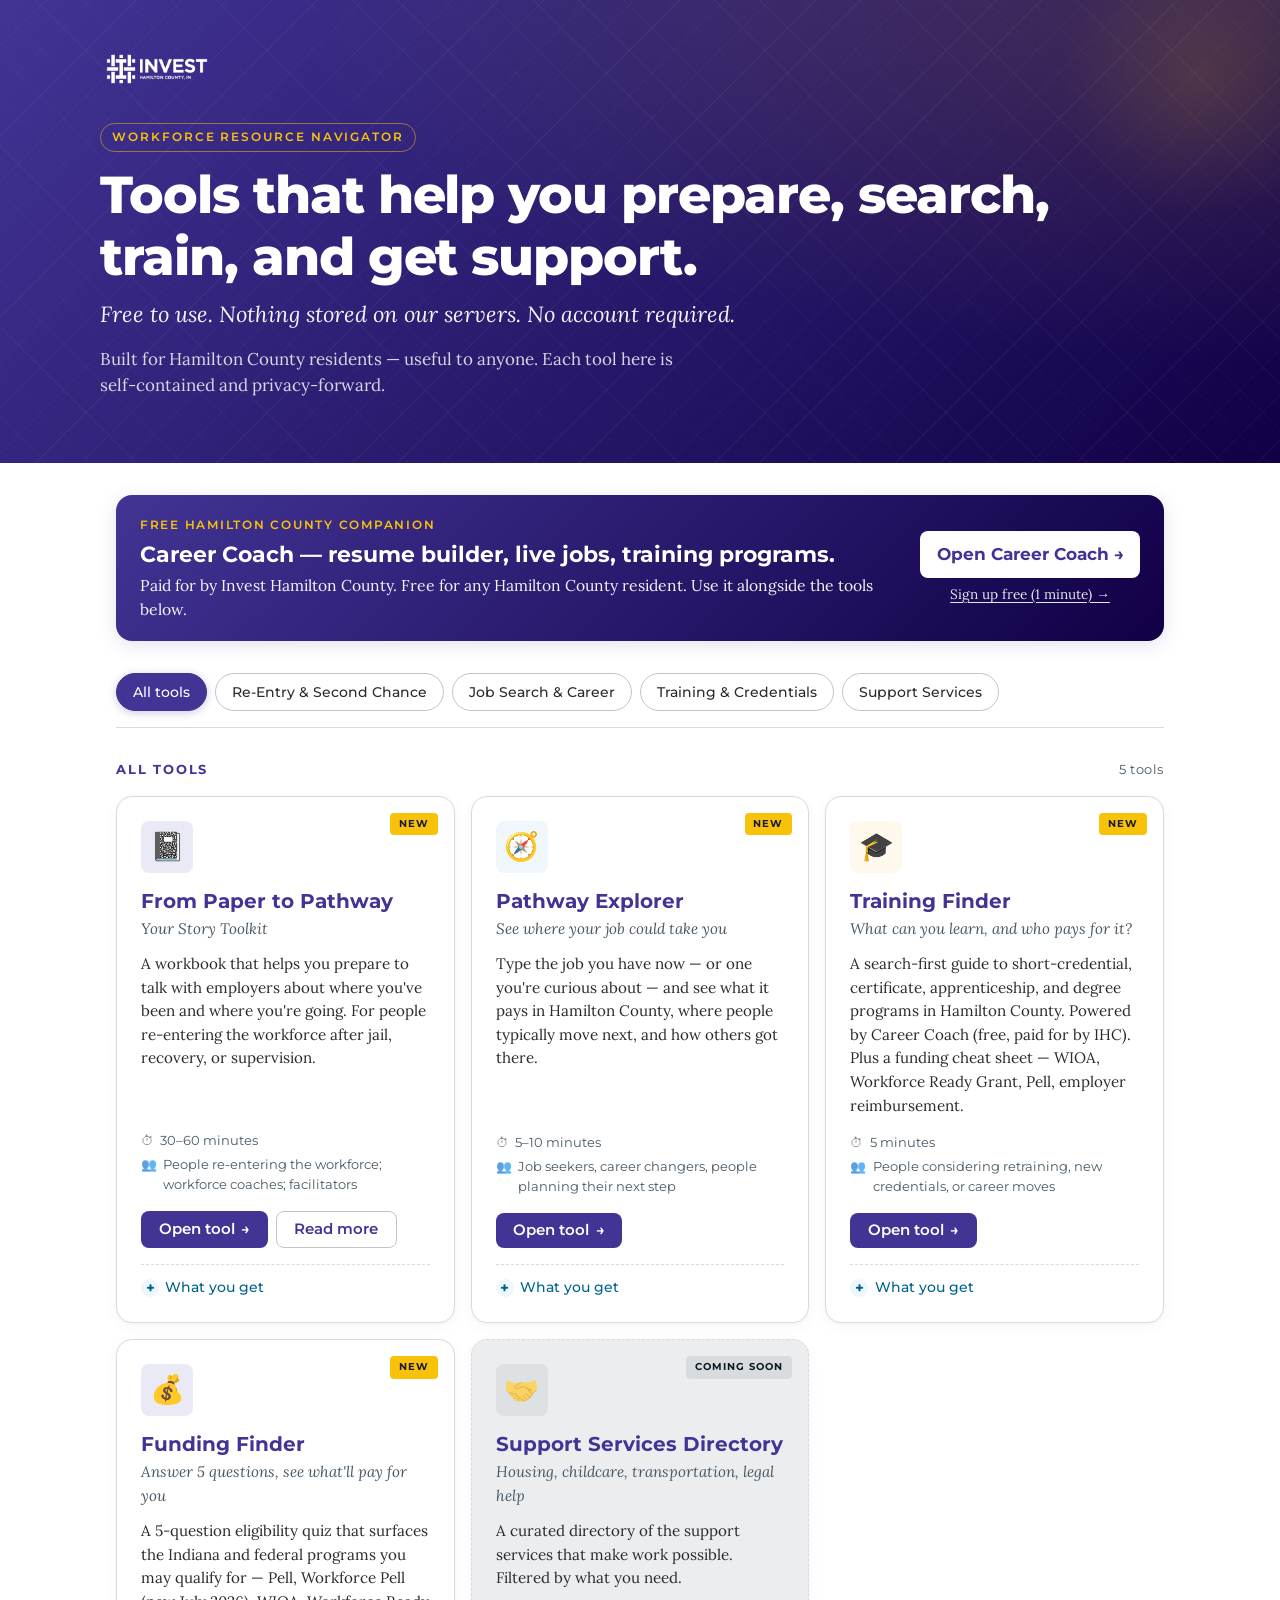
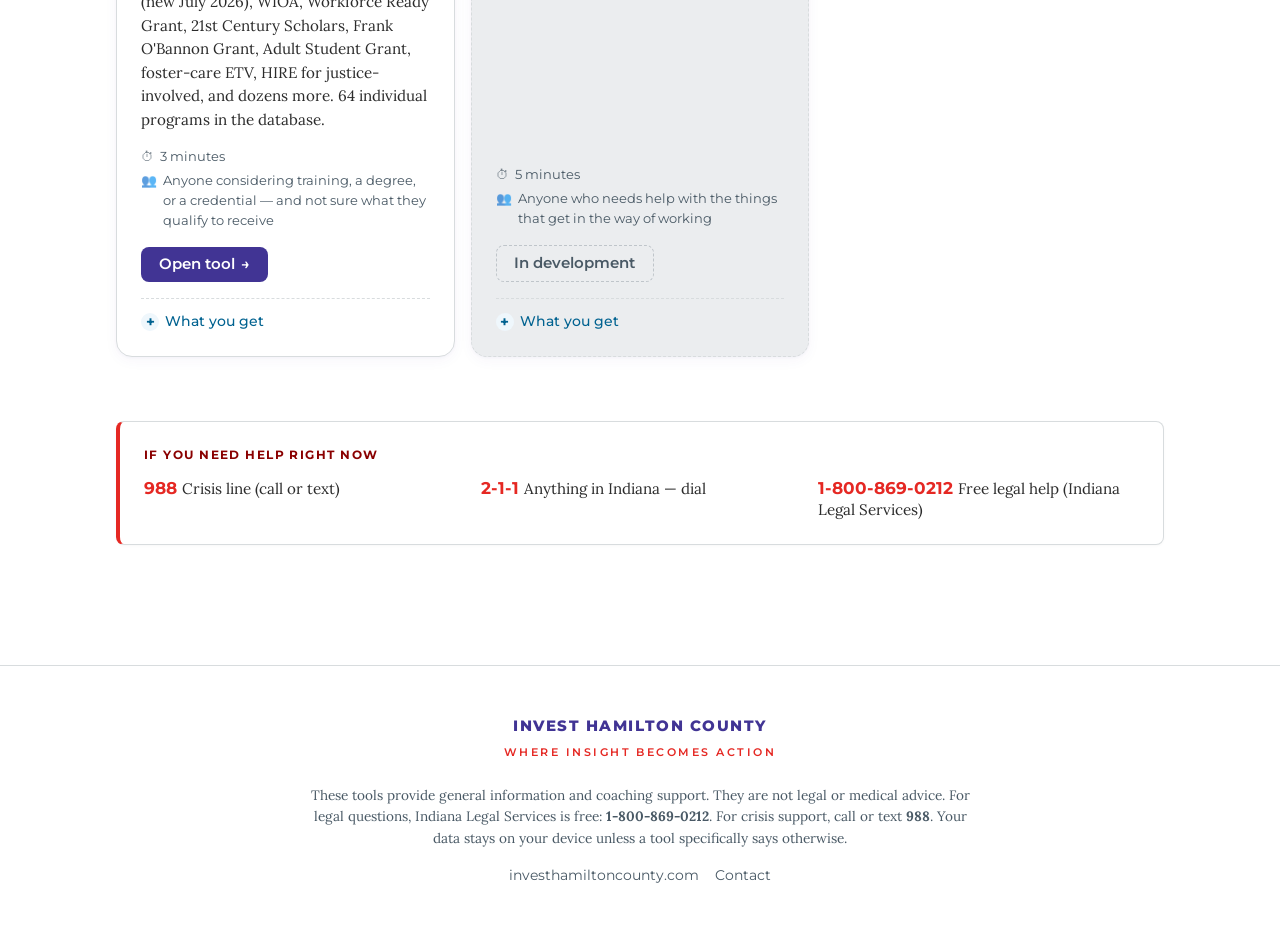
<file: index.html>
<!DOCTYPE html>
<html lang="en">
<head>
<meta charset="UTF-8">
<meta name="viewport" content="width=device-width, initial-scale=1.0">
<title>Workforce Resource Navigator — Invest Hamilton County</title>
<meta name="description" content="Free tools for Hamilton County residents preparing for work, changing careers, and finding support. From Invest Hamilton County.">
<meta name="theme-color" content="#413494">
<link rel="preconnect" href="https://fonts.googleapis.com">
<link rel="preconnect" href="https://fonts.gstatic.com" crossorigin>
<link href="https://fonts.googleapis.com/css2?family=Montserrat:wght@400;500;600;700;800&family=Lora:ital,wght@0,400;0,700;1,400&display=swap" rel="stylesheet">
<link rel="stylesheet" href="assets/css/tokens-shared.css">
<link rel="stylesheet" href="assets/css/tokens-ihc-2026.css">
<style>
  /* ================================================================
     Workforce Resource Navigator
     Track A public-facing umbrella app
     Brand: IHC 2026 — all colors/spacing via design tokens
     ================================================================ */

  :root {
    --header-pad-y: var(--space-2xl);
    --header-pad-x: var(--space-lg);
    --card-radius: var(--radius-lg);
    --surface: #ffffff;
    --surface-subtle: var(--color-neutral-10);
  }

  * { box-sizing: border-box; }
  html { scroll-behavior: smooth; }
  body {
    margin: 0;
    padding: 0;
    background: var(--surface-subtle);
    color: var(--color-text);
    font-family: var(--font-family-body);
    font-size: var(--font-size-md);
    line-height: var(--font-leading-normal);
    -webkit-font-smoothing: antialiased;
  }
  a { color: var(--color-primary); text-decoration-thickness: 1.5px; text-underline-offset: 3px; }
  a:hover { color: var(--color-primary-dark); }
  button, a { font-family: inherit; }
  button:focus-visible,
  a:focus-visible,
  summary:focus-visible {
    outline: 3px solid var(--color-secondary);
    outline-offset: 2px;
    border-radius: 4px;
  }
  

  /* ---------- Skip link ---------- */
  .skip-link {
    position: absolute; left: -9999px; top: 0;
    background: var(--color-primary); color: #fff;
    padding: var(--space-sm) var(--space-md);
    z-index: 100;
    font-family: var(--font-family-heading);
    font-weight: var(--font-weight-semibold);
    border-radius: 0 0 var(--radius-md) 0;
  }
  .skip-link:focus { left: 0; }

  /* ================================================================
     HERO HEADER
     ================================================================ */
  .app-header {
    background:
      radial-gradient(ellipse at top right, rgba(249, 194, 10, 0.15) 0%, transparent 55%),
      linear-gradient(135deg, var(--color-primary) 0%, var(--color-primary-dark) 100%);
    color: #fff;
    padding: var(--header-pad-y) var(--header-pad-x) calc(var(--header-pad-y) + var(--space-md));
    position: relative;
    overflow: hidden;
  }
  .app-header::before {
    content: "";
    position: absolute; inset: 0;
    background-image:
      repeating-linear-gradient(135deg, rgba(255,255,255,0.04) 0 1px, transparent 1px 32px),
      repeating-linear-gradient(45deg, rgba(255,255,255,0.03) 0 1px, transparent 1px 32px);
    pointer-events: none;
  }
  .app-header::after {
    content: "";
    position: absolute;
    right: -60px; top: -60px;
    width: 280px; height: 280px;
    background: radial-gradient(circle, rgba(249, 194, 10, 0.12) 0%, transparent 70%);
    pointer-events: none;
  }
  .app-header-inner {
    max-width: 1080px;
    margin: 0 auto;
    position: relative;
    z-index: 1;
  }
  .app-logo {
    display: block;
    height: 42px;
    width: auto;
    margin-bottom: var(--space-xl);
  }
  .app-tagline-eyebrow {
    display: inline-block;
    font-family: var(--font-family-heading);
    font-weight: var(--font-weight-semibold);
    font-size: 0.75rem;
    letter-spacing: 0.16em;
    text-transform: uppercase;
    color: var(--color-warm);
    margin-bottom: var(--space-sm);
    padding: 0.25rem 0.7rem;
    border: 1px solid rgba(249, 194, 10, 0.5);
    border-radius: 999px;
  }
  .app-title {
    font-family: var(--font-family-heading);
    font-weight: var(--font-weight-black);
    font-size: clamp(2rem, 5vw, 3.25rem);
    line-height: var(--font-leading-tight);
    letter-spacing: -0.02em;
    margin: 0 0 var(--space-sm);
    color: #fff;
  }
  .app-subtitle {
    font-family: var(--font-family-body);
    font-style: italic;
    font-size: clamp(1.1rem, 2vw, 1.375rem);
    color: rgba(255, 255, 255, 0.95);
    margin: 0 0 var(--space-md);
    max-width: 640px;
    line-height: var(--font-leading-snug);
  }
  .app-lede {
    font-size: var(--font-size-md);
    color: rgba(255, 255, 255, 0.82);
    max-width: 600px;
    margin: 0;
    line-height: var(--font-leading-normal);
  }

  /* ================================================================
     MAIN LAYOUT
     ================================================================ */
  main {
    max-width: 1080px;
    margin: 0 auto;
    padding: var(--space-xl) var(--space-md) var(--space-4xl);
  }

  /* ---------- Category filter bar ---------- */
  .category-bar {
    display: flex;
    gap: var(--space-xs);
    flex-wrap: wrap;
    margin: 0 0 var(--space-xl);
    padding-bottom: var(--space-md);
    border-bottom: 1px solid var(--color-neutral-20);
  }
  .category-chip {
    font-family: var(--font-family-heading);
    font-weight: var(--font-weight-medium);
    font-size: 0.875rem;
    padding: 0.55rem 1rem;
    border-radius: 999px;
    border: 1.5px solid var(--color-neutral-33);
    background: var(--surface);
    color: var(--color-text);
    cursor: pointer;
    transition: var(--transition-fast);
    white-space: nowrap;
  }
  .category-chip:hover {
    border-color: var(--color-secondary);
    color: var(--color-secondary-dark);
  }
  .category-chip.active {
    background: var(--color-primary);
    color: #fff;
    border-color: var(--color-primary);
    box-shadow: 0 2px 8px rgba(65, 52, 148, 0.25);
  }

  /* ---------- Section heading ---------- */
  .section-head {
    display: flex;
    align-items: baseline;
    justify-content: space-between;
    margin: 0 0 var(--space-md);
    gap: var(--space-md);
  }
  .section-head h2 {
    font-family: var(--font-family-heading);
    font-weight: var(--font-weight-bold);
    color: var(--color-primary);
    font-size: 0.8rem;
    letter-spacing: 0.14em;
    text-transform: uppercase;
    margin: 0;
  }
  .section-head .count {
    font-family: var(--font-family-heading);
    font-size: 0.8rem;
    color: var(--color-neutral);
    letter-spacing: 0.04em;
  }

  /* ================================================================
     TOOL CARDS
     ================================================================ */
  .tool-grid {
    display: grid;
    grid-template-columns: repeat(auto-fill, minmax(320px, 1fr));
    gap: var(--space-md);
  }

  .tool-card {
    background: var(--surface);
    border-radius: var(--card-radius);
    padding: var(--space-lg);
    border: 1.5px solid var(--color-neutral-20);
    box-shadow: 0 1px 3px rgba(65, 52, 148, 0.04), 0 4px 14px rgba(65, 52, 148, 0.04);
    transition: var(--transition-normal);
    display: flex;
    flex-direction: column;
    position: relative;
    overflow: hidden;
  }
  .tool-card::before {
    content: "";
    position: absolute;
    top: 0; left: 0; right: 0;
    height: 4px;
    background: var(--color-primary);
    opacity: 0;
    transition: var(--transition-fast);
  }
  .tool-card.live:hover {
    border-color: var(--color-primary-33);
    transform: translateY(-3px);
    box-shadow: 0 6px 14px rgba(65, 52, 148, 0.08), 0 12px 28px rgba(65, 52, 148, 0.10);
  }
  .tool-card.live:hover::before { opacity: 1; }
  .tool-card.coming-soon {
    background: var(--color-neutral-10);
    border-color: var(--color-neutral-20);
    border-style: dashed;
  }

  /* ---------- Icon badge ---------- */
  .tool-icon {
    width: 52px;
    height: 52px;
    border-radius: var(--radius-md);
    display: flex;
    align-items: center;
    justify-content: center;
    font-size: 1.75rem;
    margin-bottom: var(--space-md);
    background: var(--color-primary-10);
    color: var(--color-primary);
    flex-shrink: 0;
  }
  .tool-card.coming-soon .tool-icon {
    background: var(--color-neutral-20);
    opacity: 0.7;
  }
  /* color variants (driven by tool.brand_color in data) */
  .tool-icon.brand-purple { background: var(--color-primary-10); color: var(--color-primary); }
  .tool-icon.brand-blue { background: var(--color-secondary-10); color: var(--color-secondary-dark); }
  .tool-icon.brand-gold { background: var(--color-warm-10); color: var(--color-warm-dark); }
  .tool-icon.brand-red { background: var(--color-accent-10); color: var(--color-accent-dark); }

  /* ---------- Status badge (top-right) ---------- */
  .tool-badge {
    position: absolute;
    top: var(--space-md);
    right: var(--space-md);
    font-family: var(--font-family-heading);
    font-size: 0.65rem;
    font-weight: var(--font-weight-bold);
    letter-spacing: 0.1em;
    text-transform: uppercase;
    padding: 0.2rem 0.55rem;
    border-radius: var(--radius-sm);
  }
  .tool-badge.new {
    background: var(--color-warm);
    color: #1a1a2e;
  }
  .tool-badge.coming-soon-badge {
    background: var(--color-neutral-20);
    color: var(--color-neutral-dark);
  }

  /* ---------- Card typography ---------- */
  .tool-name {
    font-family: var(--font-family-heading);
    font-weight: var(--font-weight-bold);
    color: var(--color-primary);
    font-size: 1.25rem;
    line-height: var(--font-leading-tight);
    margin: 0 0 0.25rem;
  }
  .tool-tagline {
    font-family: var(--font-family-body);
    font-style: italic;
    color: var(--color-neutral);
    font-size: 0.95rem;
    margin: 0 0 var(--space-sm);
  }
  .tool-description {
    font-size: 0.95rem;
    color: var(--color-text);
    line-height: var(--font-leading-normal);
    margin: 0 0 var(--space-md);
    flex: 1;
  }

  /* ---------- Meta row ---------- */
  .tool-meta {
    font-family: var(--font-family-heading);
    font-size: 0.8rem;
    color: var(--color-neutral);
    margin-bottom: var(--space-md);
    display: flex;
    flex-direction: column;
    gap: 0.25rem;
  }
  .tool-meta-item {
    display: flex;
    align-items: flex-start;
    gap: 0.4rem;
  }
  .tool-meta-item .meta-icon {
    flex-shrink: 0;
    opacity: 0.7;
  }

  /* ---------- CTA row ---------- */
  .tool-cta-row {
    display: flex;
    gap: var(--space-xs);
    margin-top: auto;
    flex-wrap: wrap;
  }
  .btn {
    font-family: var(--font-family-heading);
    font-weight: var(--font-weight-semibold);
    font-size: 0.925rem;
    padding: 0.65rem 1.1rem;
    border-radius: var(--radius-md);
    border: none;
    cursor: pointer;
    text-decoration: none;
    display: inline-flex;
    align-items: center;
    gap: 0.4rem;
    transition: var(--transition-fast);
    text-align: center;
    line-height: 1;
  }
  .btn-primary {
    background: var(--color-primary);
    color: #fff;
  }
  .btn-primary:hover {
    background: var(--color-primary-dark);
    color: #fff;
    transform: translateY(-1px);
    box-shadow: 0 4px 12px rgba(65, 52, 148, 0.25);
  }
  .btn-ghost {
    background: transparent;
    color: var(--color-primary);
    border: 1.5px solid var(--color-neutral-33);
  }
  .btn-ghost:hover {
    border-color: var(--color-primary);
    color: var(--color-primary-dark);
  }
  .btn-disabled {
    background: transparent;
    color: var(--color-neutral);
    border: 1.5px dashed var(--color-neutral-33);
    cursor: not-allowed;
  }

  /* ---------- Details disclosure ---------- */
  details.tool-details {
    margin-top: var(--space-md);
    padding-top: var(--space-sm);
    border-top: 1px dashed var(--color-neutral-20);
    font-size: 0.9rem;
  }
  details.tool-details summary {
    cursor: pointer;
    font-family: var(--font-family-heading);
    font-weight: var(--font-weight-medium);
    font-size: 0.85rem;
    color: var(--color-secondary-dark);
    list-style: none;
    user-select: none;
    display: flex;
    align-items: center;
    gap: 0.4rem;
  }
  details.tool-details summary::-webkit-details-marker { display: none; }
  details.tool-details summary::before {
    content: "+";
    display: inline-flex;
    align-items: center;
    justify-content: center;
    width: 18px; height: 18px;
    font-weight: var(--font-weight-bold);
    font-size: 0.95rem;
    background: var(--color-secondary-10);
    color: var(--color-secondary-dark);
    border-radius: 50%;
    transition: var(--transition-fast);
  }
  details.tool-details[open] summary::before { content: "−"; background: var(--color-primary-10); color: var(--color-primary); }
  details.tool-details ul {
    padding-left: 1.25rem;
    margin: var(--space-xs) 0 0;
  }
  details.tool-details li {
    margin-bottom: 0.25rem;
    font-size: 0.9rem;
    color: var(--color-text);
  }
  details.tool-details .privacy-note {
    font-size: 0.85rem;
    color: var(--color-neutral);
    font-style: italic;
    margin-top: var(--space-sm);
    padding: var(--space-xs) var(--space-sm);
    background: var(--color-secondary-10);
    border-left: 3px solid var(--color-secondary);
    border-radius: 0 var(--radius-sm) var(--radius-sm) 0;
  }

  /* ================================================================
     CRISIS RESOURCE BAR
     ================================================================ */
  .crisis-bar {
    background: var(--surface);
    border: 1px solid var(--color-neutral-20);
    border-left: 4px solid var(--color-accent);
    border-radius: var(--radius-md);
    padding: var(--space-lg);
    margin: var(--space-3xl) 0 var(--space-lg);
    box-shadow: 0 1px 3px rgba(0,0,0,0.03);
  }
  .crisis-heading {
    font-family: var(--font-family-heading);
    font-weight: var(--font-weight-bold);
    color: var(--color-accent-dark);
    font-size: 0.75rem;
    letter-spacing: 0.12em;
    text-transform: uppercase;
    margin: 0 0 var(--space-sm);
  }
  .crisis-list {
    list-style: none;
    padding: 0;
    margin: 0;
    display: grid;
    grid-template-columns: repeat(auto-fit, minmax(220px, 1fr));
    gap: var(--space-sm) var(--space-md);
  }
  .crisis-list li {
    font-size: 0.95rem;
    line-height: var(--font-leading-snug);
    color: var(--color-text);
  }
  .crisis-list strong {
    font-family: var(--font-family-heading);
    color: var(--color-accent);
    font-weight: var(--font-weight-bold);
    font-size: 1.05rem;
    display: inline-block;
    margin-right: 0.3rem;
  }

  /* ================================================================
     FOOTER
     ================================================================ */
  footer {
    background: var(--surface);
    border-top: 1px solid var(--color-neutral-20);
    padding: var(--space-2xl) var(--space-md);
    text-align: center;
  }
  .footer-inner {
    max-width: 1080px;
    margin: 0 auto;
  }
  .footer-wordmark {
    font-family: var(--font-family-heading);
    font-weight: var(--font-weight-black);
    font-size: 0.95rem;
    color: var(--color-primary);
    letter-spacing: 0.1em;
    text-transform: uppercase;
  }
  .footer-tagline {
    font-family: var(--font-family-heading);
    font-size: 0.7rem;
    color: var(--color-accent);
    letter-spacing: 0.22em;
    text-transform: uppercase;
    margin-top: 0.4rem;
    font-weight: var(--font-weight-semibold);
  }
  .footer-disclaimer {
    font-size: 0.85rem;
    color: var(--color-neutral);
    max-width: 680px;
    margin: var(--space-lg) auto 0;
    line-height: var(--font-leading-normal);
  }
  .footer-links {
    display: flex;
    gap: var(--space-md);
    justify-content: center;
    flex-wrap: wrap;
    margin-top: var(--space-md);
  }
  .footer-links a {
    font-family: var(--font-family-heading);
    font-size: 0.85rem;
    color: var(--color-neutral);
    text-decoration: none;
  }
  .footer-links a:hover {
    color: var(--color-primary);
    text-decoration: underline;
  }

  /* ================================================================
     RESPONSIVE
     ================================================================ */
  @media (max-width: 768px) {
    :root {
      --header-pad-y: var(--space-xl);
      --header-pad-x: var(--space-md);
    }
    .app-logo { height: 36px; margin-bottom: var(--space-lg); }
    main { padding: var(--space-lg) var(--space-md) var(--space-3xl); }
    .tool-grid { grid-template-columns: 1fr; }
    .tool-card { padding: var(--space-md); }
    .tool-icon { width: 44px; height: 44px; font-size: 1.5rem; }
  }

  @media (prefers-reduced-motion: reduce) {
    *, *::before, *::after {
      transition: none !important;
      animation: none !important;
      scroll-behavior: auto !important;
    }
    .tool-card.live:hover { transform: none; }
    .btn-primary:hover { transform: none; }
  }
</style>


<script>
window.WRN_DATA = {"categories": [{"id": "reentry", "label": "Re-Entry & Second Chance", "description": "Tools for people re-entering the workforce after jail, recovery, or supervision"}, {"id": "job-search", "label": "Job Search & Career", "description": "Tools for finding work, understanding wages, and mapping career paths"}, {"id": "training", "label": "Training & Credentials", "description": "Tools for finding training programs, credentials, and funding"}, {"id": "support", "label": "Support Services", "description": "Tools for connecting to housing, childcare, transportation, legal help"}], "tools": [{"id": "re-entry-storytelling", "name": "From Paper to Pathway", "tagline": "Your Story Toolkit", "description": "A workbook that helps you prepare to talk with employers about where you've been and where you're going. For people re-entering the workforce after jail, recovery, or supervision.", "category": "reentry", "status": "live", "audience": "People re-entering the workforce; workforce coaches; facilitators", "time_estimate": "30–60 minutes", "what_you_get": ["A draft of your story in your own words", "Three job ideas that match your skills", "Practice answers for interview questions", "A resource directory for what you need help with"], "launch_path": "tools/re-entry-storytelling/index.html", "learn_more_path": "tools/re-entry-storytelling/docs/From-Paper-to-Pathway-v1.pdf", "icon": "📓", "brand_color": "purple", "privacy_note": "Your answers stay on this device only. Nothing is sent over the internet.", "badge": "New"}, {"id": "pathway-explorer", "name": "Pathway Explorer", "tagline": "See where your job could take you", "description": "Type the job you have now — or one you're curious about — and see what it pays in Hamilton County, where people typically move next, and how others got there.", "category": "job-search", "status": "live", "audience": "Job seekers, career changers, people planning their next step", "time_estimate": "5–10 minutes", "what_you_get": ["Typical pay range for your job in Hamilton County", "Common next-step jobs with typical pay bumps", "On-ramps — how people get into the job you want", "All in plain language, no jargon"], "launch_path": "tools/pathway-explorer/index.html", "icon": "🧭", "brand_color": "blue", "privacy_note": "Nothing you search is saved. No account, no tracking.", "badge": "New"}, {"id": "training-finder", "name": "Training Finder", "tagline": "What can you learn, and who pays for it?", "description": "A search-first guide to short-credential, certificate, apprenticeship, and degree programs in Hamilton County. Powered by Career Coach (free, paid for by IHC). Plus a funding cheat sheet — WIOA, Workforce Ready Grant, Pell, employer reimbursement.", "category": "training", "status": "live", "audience": "People considering retraining, new credentials, or career moves", "time_estimate": "5 minutes", "what_you_get": ["Live program search across Hamilton County and central Indiana", "Quick-pick chips for the most common training paths (CDL, welding, nursing, HVAC, IT)", "A plain-language list of programs that help pay for training", "Direct phone numbers for WorkOne, Ivy Tech, and Hamilton County Community Foundation"], "launch_path": "tools/training-finder/index.html", "icon": "🎓", "brand_color": "gold", "privacy_note": "No account on this page. Searches go to Career Coach (free Hamilton County tool).", "badge": "New"}, {"id": "funding-finder", "name": "Funding Finder", "tagline": "Answer 5 questions, see what'll pay for you", "description": "A 5-question eligibility quiz that surfaces the Indiana and federal programs you may qualify for — Pell, Workforce Pell (new July 2026), WIOA, Workforce Ready Grant, 21st Century Scholars, Frank O'Bannon Grant, Adult Student Grant, foster-care ETV, HIRE for justice-involved, and dozens more. 64 individual programs in the database.", "category": "training", "status": "live", "audience": "Anyone considering training, a degree, or a credential — and not sure what they qualify to receive", "time_estimate": "3 minutes", "what_you_get": ["A ranked list of programs you may qualify for, with strong-match flags", "Award amounts, eligibility rules, deadlines, and how to apply", "Filter by agency (CHE, DWD, FSSA, USDOL, USDOE, IEDC, DOC)", "Workforce Pell Grant alert — landmark new program effective July 2026"], "launch_path": "tools/funding-finder/index.html", "icon": "💰", "brand_color": "purple", "privacy_note": "Your answers stay in your browser. No account, no tracking.", "badge": "New"}, {"id": "placeholder-support-map", "name": "Support Services Directory", "tagline": "Housing, childcare, transportation, legal help", "description": "A curated directory of the support services that make work possible. Filtered by what you need.", "category": "support", "status": "coming-soon", "audience": "Anyone who needs help with the things that get in the way of working", "time_estimate": "5 minutes", "what_you_get": ["Resources filtered by your situation", "Phone numbers and addresses that are up to date", "Clear info on who qualifies for what"], "icon": "🤝", "brand_color": "red"}], "crisisResources": [{"label": "Crisis line (call or text)", "value": "988"}, {"label": "Anything in Indiana — dial", "value": "2-1-1"}, {"label": "Free legal help (Indiana Legal Services)", "value": "1-800-869-0212"}]};
</script>
</head>
<body data-brand="ihc-2026">
  <a href="#main" class="skip-link">Skip to tools</a>

  <header class="app-header" role="banner">
    <div class="app-header-inner">
      <img src="assets/img/ihc-logo-white.png" alt="Invest Hamilton County" class="app-logo">
      <span class="app-tagline-eyebrow">Workforce Resource Navigator</span>
      <h1 class="app-title">Tools that help you prepare, search, train, and get support.</h1>
      <p class="app-subtitle">Free to use. Nothing stored on our servers. No account required.</p>
      <p class="app-lede">Built for Hamilton County residents — useful to anyone. Each tool here is self-contained and privacy-forward.</p>
    </div>
  </header>

  <main id="main" role="main">

    <section style="max-width:1100px; margin:0 auto var(--space-xl); padding:1.25rem 1.5rem; background:linear-gradient(135deg, var(--color-primary) 0%, var(--color-primary-dark) 100%); color:#fff; border-radius:var(--radius-lg); box-shadow:0 4px 18px rgba(65,52,148,0.15);" aria-labelledby="cc-banner-heading">
      <div style="display:flex; flex-wrap:wrap; gap:1rem; align-items:center; justify-content:space-between;">
        <div style="flex:1 1 320px;">
          <div style="font-family:var(--font-family-heading); font-size:0.78rem; letter-spacing:0.14em; text-transform:uppercase; color:var(--color-warm); font-weight:600; margin-bottom:0.35rem;">Free Hamilton County companion</div>
          <h2 id="cc-banner-heading" style="font-family:var(--font-family-heading); font-weight:700; font-size:1.4rem; line-height:1.25; margin:0 0 0.4rem;">Career Coach — resume builder, live jobs, training programs.</h2>
          <p style="margin:0; font-size:0.98rem; line-height:1.5; opacity:0.95;">Paid for by Invest Hamilton County. Free for any Hamilton County resident. Use it alongside the tools below.</p>
        </div>
        <div style="display:flex; flex-direction:column; gap:0.4rem; min-width:220px;">
          <a href="https://investhamiltoncounty.lightcastcc.com/login?radius=25%20miles&redirect=%2Fprofile%2Fresume%3Fregion%3DHamilton%20County%20Area%20%28County%29%26radius%3D25%20miles&region=Hamilton%20County%20Area%20%28County%29" target="_blank" rel="noopener" style="background:#fff; color:var(--color-primary); font-family:var(--font-family-heading); font-weight:700; padding:0.65rem 1rem; border-radius:8px; text-decoration:none; text-align:center;">Open Career Coach →</a>
          <a href="https://investhamiltoncounty.lightcastcc.com/sign-up" target="_blank" rel="noopener" style="color:#fff; font-size:0.85rem; text-decoration:underline; text-align:center; opacity:0.9;">Sign up free (1 minute) →</a>
        </div>
      </div>
    </section>

    <nav class="category-bar" id="category-bar" role="tablist" aria-label="Filter tools by category"></nav>

    <div class="section-head">
      <h2 id="section-head-title">All tools</h2>
      <span class="count" id="tool-count"></span>
    </div>

    <div class="tool-grid" id="tool-grid"></div>

    <section class="crisis-bar" aria-labelledby="crisis-heading">
      <h2 id="crisis-heading" class="crisis-heading">If you need help right now</h2>
      <ul class="crisis-list" id="crisis-list"></ul>
    </section>

  </main>

  <footer role="contentinfo">
    <div class="footer-inner">
      <div class="footer-wordmark">Invest Hamilton County</div>
      <div class="footer-tagline">Where Insight Becomes Action</div>
      <p class="footer-disclaimer">
        These tools provide general information and coaching support. They are not legal or medical advice.
        For legal questions, Indiana Legal Services is free: <strong>1-800-869-0212</strong>.
        For crisis support, call or text <strong>988</strong>.
        Your data stays on your device unless a tool specifically says otherwise.
      </p>
      <nav class="footer-links" aria-label="External links">
        <a href="https://investhamiltoncounty.com" target="_blank" rel="noopener">investhamiltoncounty.com</a>
        <a href="mailto:info@investhamiltoncounty.com">Contact</a>
      </nav>
    </div>
  </footer>

  <script>
    (function() {
      const D = window.WRN_DATA;
      if (!D) { console.error('WRN_DATA not found'); return; }

      const state = { active: 'all' };

      function esc(s) {
        return String(s == null ? '' : s).replace(/[&<>"']/g, c =>
          ({'&':'&amp;','<':'&lt;','>':'&gt;','"':'&quot;',"'":'&#39;'})[c]);
      }

      function filteredTools() {
        const f = state.active === 'all'
          ? D.tools
          : D.tools.filter(t => t.category === state.active);
        return f.slice().sort((a, b) =>
          a.status === b.status ? 0 : (a.status === 'live' ? -1 : 1));
      }

      function renderCategoryBar() {
        const bar = document.getElementById('category-bar');
        const chips = [{ id: 'all', label: 'All tools' }, ...D.categories];
        bar.innerHTML = chips.map(c => `
          <button class="category-chip${state.active === c.id ? ' active' : ''}"
                  data-cat="${esc(c.id)}"
                  role="tab"
                  aria-selected="${state.active === c.id}">${esc(c.label)}</button>
        `).join('');
        bar.querySelectorAll('.category-chip').forEach(btn => {
          btn.addEventListener('click', () => {
            state.active = btn.dataset.cat;
            renderAll();
          });
        });
      }

      function renderSectionHead() {
        const title = state.active === 'all'
          ? 'All tools'
          : (D.categories.find(c => c.id === state.active)?.label || 'Tools');
        document.getElementById('section-head-title').textContent = title;
        const n = filteredTools().length;
        document.getElementById('tool-count').textContent = n + (n === 1 ? ' tool' : ' tools');
      }

      function renderToolCards() {
        const grid = document.getElementById('tool-grid');
        const tools = filteredTools();
        grid.innerHTML = tools.map(t => {
          const isLive = t.status === 'live';
          const badge = isLive && t.badge
            ? `<span class="tool-badge new">${esc(t.badge)}</span>`
            : (!isLive ? `<span class="tool-badge coming-soon-badge">Coming soon</span>` : '');
          const cta = isLive
            ? `${t.launch_path ? `<a href="${esc(t.launch_path)}" class="btn btn-primary">Open tool <span aria-hidden="true">&rarr;</span></a>` : ''}${t.learn_more_path ? `<a href="${esc(t.learn_more_path)}" class="btn btn-ghost" target="_blank" rel="noopener">Read more</a>` : ''}`
            : `<span class="btn btn-disabled">In development</span>`;
          const meta = `
            ${t.time_estimate ? `<span class="tool-meta-item"><span class="meta-icon" aria-hidden="true">&#x23F1;</span><span>${esc(t.time_estimate)}</span></span>` : ''}
            ${t.audience ? `<span class="tool-meta-item"><span class="meta-icon" aria-hidden="true">&#x1F465;</span><span>${esc(t.audience)}</span></span>` : ''}
          `;
          const details = t.what_you_get && t.what_you_get.length
            ? `<details class="tool-details">
                <summary>What you get</summary>
                <ul>${t.what_you_get.map(i => `<li>${esc(i)}</li>`).join('')}</ul>
                ${t.privacy_note ? `<div class="privacy-note">${esc(t.privacy_note)}</div>` : ''}
              </details>` : '';
          return `
            <article class="tool-card ${isLive ? 'live' : 'coming-soon'}">
              ${badge}
              <div class="tool-icon brand-${esc(t.brand_color || 'purple')}" aria-hidden="true">${esc(t.icon || '')}</div>
              <h3 class="tool-name">${esc(t.name)}</h3>
              <p class="tool-tagline">${esc(t.tagline || '')}</p>
              <p class="tool-description">${esc(t.description)}</p>
              <div class="tool-meta">${meta}</div>
              <div class="tool-cta-row">${cta}</div>
              ${details}
            </article>`;
        }).join('');
      }

      function renderCrisis() {
        const ul = document.getElementById('crisis-list');
        ul.innerHTML = D.crisisResources.map(r =>
          `<li><strong>${esc(r.value)}</strong><span>${esc(r.label)}</span></li>`
        ).join('');
      }

      function renderAll() {
        renderCategoryBar();
        renderSectionHead();
        renderToolCards();
      }

      document.addEventListener('DOMContentLoaded', () => {
        renderAll();
        renderCrisis();
      });
      // Also try rendering immediately in case DOMContentLoaded already fired
      if (document.readyState !== 'loading') {
        renderAll();
        renderCrisis();
      }
    })();
  </script>
</body>
</html>
</file>
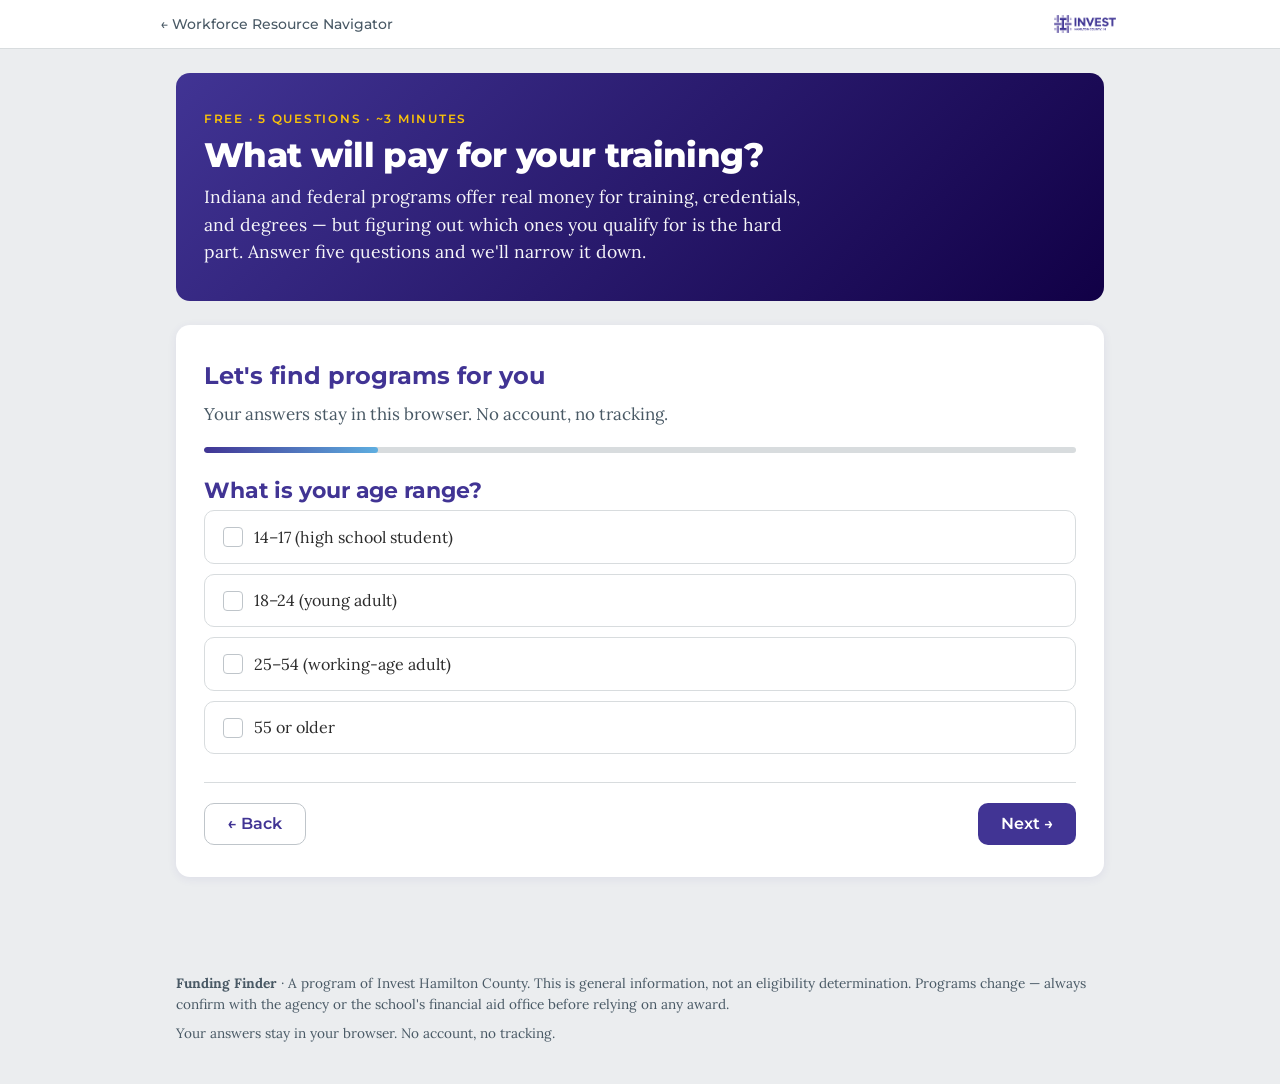
<file: tools/funding-finder/index.html>
<!DOCTYPE html>
<html lang="en">
<head>
<meta charset="UTF-8">
<meta name="viewport" content="width=device-width, initial-scale=1.0">
<title>Funding Finder — Workforce Resource Navigator</title>
<meta name="description" content="Answer 5 questions to find the state and federal programs that can help pay for your training, degree, or certificate. Free Hamilton County tool from Invest Hamilton County.">
<meta name="theme-color" content="#413494">
<link rel="preconnect" href="https://fonts.googleapis.com">
<link rel="preconnect" href="https://fonts.gstatic.com" crossorigin>
<link href="https://fonts.googleapis.com/css2?family=Montserrat:wght@400;500;600;700;800&family=Lora:ital,wght@0,400;0,700;1,400&display=swap" rel="stylesheet">
<link rel="stylesheet" href="../../assets/css/tokens-shared.css">
<link rel="stylesheet" href="../../assets/css/tokens-ihc-2026.css">
<style>
  * { box-sizing: border-box; }
  html { scroll-behavior: smooth; }
  body {
    margin: 0; padding: 0;
    background: var(--color-neutral-10);
    color: var(--color-text);
    font-family: var(--font-family-body);
    font-size: 17px; line-height: 1.55;
    -webkit-font-smoothing: antialiased;
  }
  a { color: var(--color-primary); }
  a:focus-visible, button:focus-visible {
    outline: 3px solid var(--color-secondary); outline-offset: 2px; border-radius: 4px;
  }

  .topbar {
    background: #fff; border-bottom: 1px solid var(--color-neutral-20);
    padding: 0.7rem 1rem; position: sticky; top: 0; z-index: 50;
  }
  .topbar-inner {
    max-width: 960px; margin: 0 auto;
    display: flex; align-items: center; justify-content: space-between; gap: 1rem;
  }
  .topbar-back {
    font-family: var(--font-family-heading); font-size: 0.85rem; font-weight: 500;
    color: var(--color-neutral); text-decoration: none;
    display: inline-flex; align-items: center; gap: 0.4rem;
  }
  .topbar-back:hover { color: var(--color-primary); }
  .topbar-meta { display: flex; align-items: center; gap: 0.75rem; }
  .topbar-logo { height: 26px; width: auto; }

  main { max-width: 960px; margin: 0 auto; padding: 1.5rem 1rem 4rem; }

  .hero {
    background: linear-gradient(135deg, var(--color-primary) 0%, var(--color-primary-dark) 100%);
    color: #fff; border-radius: 14px;
    padding: 2.25rem 1.75rem; margin-bottom: 1.5rem;
  }
  .hero-eyebrow {
    font-family: var(--font-family-heading); font-weight: 600;
    font-size: 0.78rem; letter-spacing: 0.14em; text-transform: uppercase;
    color: var(--color-warm); margin-bottom: 0.5rem;
  }
  .hero h1 {
    font-family: var(--font-family-heading); font-weight: 800;
    font-size: 2.1rem; line-height: 1.1; letter-spacing: -0.02em;
    margin: 0 0 0.6rem;
  }
  .hero-sub { font-size: 1.1rem; line-height: 1.55; max-width: 620px; margin: 0; opacity: 0.96; }

  .quiz-wrap {
    background: #fff; border-radius: 14px;
    padding: 2rem 1.75rem;
    box-shadow: 0 2px 10px rgba(65,52,148,0.08);
  }
  .quiz-title {
    font-family: var(--font-family-heading); font-weight: 700;
    color: var(--color-primary); font-size: 1.5rem; margin: 0 0 0.4rem;
  }
  .quiz-subtitle { color: var(--color-neutral); margin: 0 0 1.25rem; }
  .quiz-progress {
    height: 6px; background: var(--color-neutral-20);
    border-radius: 999px; overflow: hidden; margin-bottom: 1.5rem;
  }
  .quiz-progress-fill {
    height: 100%;
    background: linear-gradient(90deg, var(--color-primary), var(--color-secondary));
    border-radius: 999px; transition: width 0.4s ease;
  }

  .question { display: none; }
  .question.active { display: block; }
  .question-text {
    font-family: var(--font-family-heading); font-weight: 700;
    font-size: 1.35rem; line-height: 1.25; color: var(--color-primary);
    margin: 0 0 0.4rem; letter-spacing: -0.005em;
  }
  .question-help {
    color: var(--color-neutral); font-size: 0.95rem; margin: 0 0 1rem; font-style: italic;
  }

  .options { display: grid; gap: 0.65rem; }
  .options.two-col { grid-template-columns: 1fr; }
  @media (min-width: 640px) {
    .options.two-col { grid-template-columns: 1fr 1fr; }
  }
  .option-btn {
    display: flex; align-items: center; gap: 0.7rem;
    padding: 0.9rem 1.1rem;
    border: 1.5px solid var(--color-neutral-20); border-radius: 10px;
    background: #fff; cursor: pointer; transition: all 0.15s;
    font-size: 1rem; line-height: 1.4; text-align: left;
  }
  .option-btn:hover { border-color: var(--color-secondary); background: var(--color-secondary-10); }
  .option-btn.selected { border-color: var(--color-primary); background: var(--color-primary-10); }
  .option-check {
    width: 20px; height: 20px; border: 1.5px solid var(--color-neutral-33);
    border-radius: 4px; flex-shrink: 0; display: flex;
    align-items: center; justify-content: center;
  }
  .option-btn.selected .option-check {
    background: var(--color-primary); border-color: var(--color-primary);
    color: #fff;
  }
  .option-btn.selected .option-check::after { content: "✓"; font-weight: 700; font-size: 0.85rem; }

  .quiz-nav {
    display: flex; gap: 0.6rem; margin-top: 1.75rem;
    border-top: 1px solid var(--color-neutral-20); padding-top: 1.25rem;
  }
  .btn {
    font-family: var(--font-family-heading); font-weight: 600;
    font-size: 1rem; padding: 0.75rem 1.4rem;
    border-radius: 10px; border: none; cursor: pointer;
    text-decoration: none; display: inline-flex; align-items: center;
    gap: 0.4rem; transition: all 0.15s; line-height: 1;
  }
  .btn-primary { background: var(--color-primary); color: #fff; }
  .btn-primary:hover { background: var(--color-primary-dark); }
  .btn-primary:disabled { background: var(--color-neutral-33); cursor: not-allowed; opacity: 0.7; }
  .btn-secondary {
    background: transparent; color: var(--color-primary);
    border: 1.5px solid var(--color-neutral-33);
  }
  .btn-secondary:hover { border-color: var(--color-primary); }
  .btn-reset {
    background: transparent; color: var(--color-accent);
    border: 1.5px solid var(--color-accent);
    font-size: 0.88rem; padding: 0.55rem 1rem;
  }
  .btn-reset:hover { background: var(--color-accent); color: #fff; }

  /* RESULTS */
  .results-wrap { display: none; }
  .results-wrap.visible { display: block; }
  .results-header {
    background: #fff; border-radius: 14px; padding: 1.5rem 1.75rem;
    margin-bottom: 1rem; box-shadow: 0 2px 10px rgba(65,52,148,0.06);
  }
  .results-summary {
    font-family: var(--font-family-heading); font-size: 0.8rem;
    letter-spacing: 0.08em; text-transform: uppercase;
    color: var(--color-neutral); font-weight: 600; margin-bottom: 0.2rem;
  }
  .results-count {
    font-family: var(--font-family-heading); font-weight: 800;
    color: var(--color-primary); font-size: 2.5rem; line-height: 1;
  }

  .pell-banner {
    background: linear-gradient(135deg, var(--color-warm) 0%, var(--color-warm-dark) 100%);
    color: var(--color-text); border-radius: 10px;
    padding: 1rem 1.25rem; margin-bottom: 1rem;
  }
  .pell-banner-title {
    font-family: var(--font-family-heading); font-weight: 700;
    font-size: 1rem; margin-bottom: 0.3rem;
  }
  .pell-banner-text { font-size: 0.92rem; line-height: 1.55; }

  .filter-bar {
    display: flex; flex-wrap: wrap; gap: 0.4rem; margin-bottom: 1rem;
  }
  .filter-chip {
    background: #fff; border: 1px solid var(--color-neutral-20);
    border-radius: 999px; padding: 0.4rem 0.95rem;
    font-family: var(--font-family-heading); font-size: 0.85rem; font-weight: 500;
    color: var(--color-primary); cursor: pointer; transition: all 0.15s;
  }
  .filter-chip:hover { background: var(--color-primary-10); border-color: var(--color-primary); }
  .filter-chip.active { background: var(--color-primary); color: #fff; border-color: var(--color-primary); }

  .program-card {
    background: #fff; border-radius: 12px;
    padding: 1.2rem 1.3rem; margin-bottom: 0.9rem;
    box-shadow: 0 2px 8px rgba(65,52,148,0.08);
    border-left: 4px solid var(--color-secondary);
  }
  .program-card.highlight { border-left-color: var(--color-primary); background: var(--color-primary-10); }
  .program-card.featured { border-left-color: var(--color-warm); background: var(--color-warm-10); }
  .program-card.workone { border-left-color: var(--color-green); }
  .program-name {
    font-family: var(--font-family-heading); font-weight: 700;
    color: var(--color-primary); font-size: 1.1rem; margin: 0 0 0.4rem;
    line-height: 1.3;
  }
  .program-tags { display: flex; flex-wrap: wrap; gap: 0.3rem; margin-bottom: 0.5rem; }
  .tag {
    font-family: var(--font-family-heading); font-size: 0.7rem;
    font-weight: 600; letter-spacing: 0.04em;
    padding: 0.15rem 0.5rem; border-radius: 4px;
    text-transform: uppercase;
  }
  .tag-new { background: var(--color-accent); color: #fff; }
  .tag-ihc { background: var(--color-primary); color: #fff; }
  .tag-state { background: var(--color-secondary-20); color: var(--color-secondary-dark); }
  .tag-federal { background: var(--color-primary-20); color: var(--color-primary-dark); }
  .tag-individual { background: var(--color-green-20); color: var(--color-green-dark); }
  .tag-youth { background: var(--color-warm-20); color: var(--color-warm-dark); }
  .tag-veteran { background: var(--color-primary-dark); color: #fff; }
  .tag-workone { background: var(--color-green); color: #fff; }
  .tag-match { background: var(--color-primary); color: #fff; }
  .tag-employer, .tag-childcare, .tag-compliance, .tag-incentive { background: var(--color-neutral-20); color: var(--color-text); }
  .program-summary { font-size: 0.95rem; line-height: 1.55; margin: 0 0 0.6rem; color: var(--color-text); }
  .expand-btn {
    background: transparent; border: none; cursor: pointer;
    font-family: var(--font-family-heading); font-weight: 600;
    color: var(--color-primary); font-size: 0.9rem; padding: 0.3rem 0;
  }
  .expand-btn:hover { text-decoration: underline; }
  .program-details {
    display: none; margin-top: 0.75rem;
    padding-top: 0.75rem; border-top: 1px dashed var(--color-neutral-20);
  }
  .program-details.open { display: block; }
  .detail-row {
    display: grid; grid-template-columns: 140px 1fr; gap: 0.75rem;
    padding: 0.35rem 0; font-size: 0.88rem; line-height: 1.5;
    border-bottom: 1px solid var(--color-neutral-10);
  }
  .detail-row:last-child { border-bottom: none; }
  .detail-label {
    font-family: var(--font-family-heading); font-weight: 600;
    color: var(--color-neutral); font-size: 0.78rem;
    letter-spacing: 0.04em; text-transform: uppercase;
  }
  .detail-value { color: var(--color-text); }
  .detail-value a { color: var(--color-primary); word-break: break-all; }
  @media (max-width: 560px) {
    .detail-row { grid-template-columns: 1fr; gap: 0.1rem; }
  }

  .cta-box {
    background: var(--color-secondary-10); border-left: 5px solid var(--color-secondary);
    border-radius: 10px; padding: 1.25rem 1.5rem; margin-top: 1.5rem;
  }
  .cta-box h3 {
    font-family: var(--font-family-heading); color: var(--color-primary);
    font-size: 1.15rem; margin: 0 0 0.4rem;
  }
  .cta-contact {
    margin-top: 0.7rem; font-size: 0.92rem; line-height: 1.65;
    font-family: var(--font-family-heading);
  }

  .cc-strip {
    margin-top: 1.5rem; padding: 1.1rem 1.25rem;
    background: linear-gradient(135deg, var(--color-primary) 0%, var(--color-primary-dark) 100%);
    color: #fff; border-radius: 10px;
  }
  .cc-strip-eyebrow {
    font-family: var(--font-family-heading); font-size: 0.75rem;
    letter-spacing: 0.12em; text-transform: uppercase;
    color: var(--color-warm); font-weight: 600; margin-bottom: 0.3rem;
  }
  .cc-strip a { color: #fff; text-decoration: underline; font-weight: 600; }

  footer {
    max-width: 960px; margin: 0 auto; padding: 1.5rem 1rem 2rem;
    color: var(--color-neutral); font-size: 0.85rem; line-height: 1.55;
  }
  footer p { margin: 0.5rem 0; }
</style>
</head>
<body data-brand="ihc-2026">
  <span style="position:absolute;left:-10000px;width:1px;height:1px;overflow:hidden;">Invest Hamilton County — Where Insight Becomes Action</span>

  <div class="topbar" role="banner">
    <div class="topbar-inner">
      <a href="../../index.html" class="topbar-back" aria-label="Back to Workforce Resource Navigator">← Workforce Resource Navigator</a>
      <div class="topbar-meta">
        <img src="../../assets/img/ihc-logo-fullcolor.png" alt="Invest Hamilton County" class="topbar-logo">
      </div>
    </div>
  </div>

  <main role="main">

    <section class="hero">
      <div class="hero-eyebrow">Free · 5 questions · ~3 minutes</div>
      <h1>What will pay for your training?</h1>
      <p class="hero-sub">Indiana and federal programs offer real money for training, credentials, and degrees — but figuring out which ones you qualify for is the hard part. Answer five questions and we'll narrow it down.</p>
    </section>

    <section class="quiz-wrap" id="quiz-section">
      <div class="quiz-title">Let's find programs for you</div>
      <div class="quiz-subtitle">Your answers stay in this browser. No account, no tracking.</div>
      <div class="quiz-progress"><div class="quiz-progress-fill" id="progress-fill" style="width: 20%"></div></div>

      <div class="question active" data-q="ind-age">
        <div class="question-text">What is your age range?</div>
        <div class="options">
          <div class="option-btn" onclick="selectOption(this, 'ind-age', '14-17')"><div class="option-check"></div>14–17 (high school student)</div>
          <div class="option-btn" onclick="selectOption(this, 'ind-age', '18-24')"><div class="option-check"></div>18–24 (young adult)</div>
          <div class="option-btn" onclick="selectOption(this, 'ind-age', '25-54')"><div class="option-check"></div>25–54 (working-age adult)</div>
          <div class="option-btn" onclick="selectOption(this, 'ind-age', '55+')"><div class="option-check"></div>55 or older</div>
        </div>
      </div>

      <div class="question" data-q="ind-status">
        <div class="question-text">What best describes your current situation?</div>
        <div class="options">
          <div class="option-btn" onclick="selectOption(this, 'ind-status', 'student')"><div class="option-check"></div>Currently a student (high school or college)</div>
          <div class="option-btn" onclick="selectOption(this, 'ind-status', 'employed')"><div class="option-check"></div>Currently employed, looking to advance or retrain</div>
          <div class="option-btn" onclick="selectOption(this, 'ind-status', 'unemployed')"><div class="option-check"></div>Currently unemployed or recently laid off</div>
          <div class="option-btn" onclick="selectOption(this, 'ind-status', 'underemployed')"><div class="option-check"></div>Employed but seeking better opportunities</div>
          <div class="option-btn" onclick="selectOption(this, 'ind-status', 'returning')"><div class="option-check"></div>Returning to the workforce after a gap</div>
        </div>
      </div>

      <div class="question" data-q="ind-goal">
        <div class="question-text">What is your primary goal?</div>
        <div class="options">
          <div class="option-btn" onclick="selectOption(this, 'ind-goal', 'degree')"><div class="option-check"></div>Earn a college degree (associate or bachelor's)</div>
          <div class="option-btn" onclick="selectOption(this, 'ind-goal', 'certificate')"><div class="option-check"></div>Earn an industry certificate or credential</div>
          <div class="option-btn" onclick="selectOption(this, 'ind-goal', 'apprenticeship')"><div class="option-check"></div>Start an apprenticeship (earn while I learn)</div>
          <div class="option-btn" onclick="selectOption(this, 'ind-goal', 'job')"><div class="option-check"></div>Find a job or get career coaching</div>
          <div class="option-btn" onclick="selectOption(this, 'ind-goal', 'tuition')"><div class="option-check"></div>Get help paying for education or training</div>
          <div class="option-btn" onclick="selectOption(this, 'ind-goal', 'upskill')"><div class="option-check"></div>Upgrade my current skills / get promoted</div>
        </div>
      </div>

      <div class="question" data-q="ind-circumstances">
        <div class="question-text">Do any of these apply to you? <span style="font-weight:400; font-size: 0.85rem;">(select all that apply)</span></div>
        <div class="question-help">These help us find additional programs you may qualify for. Skip if none apply.</div>
        <div class="options two-col">
          <div class="option-btn" onclick="toggleOption(this, 'ind-circumstances', 'veteran')"><div class="option-check"></div>Veteran or active-duty military / National Guard</div>
          <div class="option-btn" onclick="toggleOption(this, 'ind-circumstances', 'disability')"><div class="option-check"></div>Person with a disability</div>
          <div class="option-btn" onclick="toggleOption(this, 'ind-circumstances', 'low-income')"><div class="option-check"></div>Low income or receiving public assistance (SNAP, TANF)</div>
          <div class="option-btn" onclick="toggleOption(this, 'ind-circumstances', 'justice')"><div class="option-check"></div>Justice-involved (past legal involvement)</div>
          <div class="option-btn" onclick="toggleOption(this, 'ind-circumstances', 'foster')"><div class="option-check"></div>Aged out of foster care</div>
          <div class="option-btn" onclick="toggleOption(this, 'ind-circumstances', 'minority-educator')"><div class="option-check"></div>Minority student interested in teaching</div>
          <div class="option-btn" onclick="toggleOption(this, 'ind-circumstances', 'dislocated')"><div class="option-check"></div>Recently lost a job due to layoff or plant closure</div>
          <div class="option-btn" onclick="toggleOption(this, 'ind-circumstances', 'no-diploma')"><div class="option-check"></div>Do not have a high school diploma or GED</div>
          <div class="option-btn" onclick="toggleOption(this, 'ind-circumstances', 'refugee')"><div class="option-check"></div>Refugee, asylee, or immigrant</div>
          <div class="option-btn" onclick="toggleOption(this, 'ind-circumstances', 'none')"><div class="option-check"></div>None of these apply</div>
        </div>
      </div>

      <div class="question" data-q="ind-field">
        <div class="question-text">What industry or field interests you most?</div>
        <div class="options two-col">
          <div class="option-btn" onclick="selectOption(this, 'ind-field', 'manufacturing')"><div class="option-check"></div>Advanced Manufacturing</div>
          <div class="option-btn" onclick="selectOption(this, 'ind-field', 'healthcare')"><div class="option-check"></div>Healthcare &amp; Life Sciences</div>
          <div class="option-btn" onclick="selectOption(this, 'ind-field', 'it')"><div class="option-check"></div>IT &amp; Technology</div>
          <div class="option-btn" onclick="selectOption(this, 'ind-field', 'construction')"><div class="option-check"></div>Building &amp; Construction / Trades</div>
          <div class="option-btn" onclick="selectOption(this, 'ind-field', 'logistics')"><div class="option-check"></div>Transportation &amp; Logistics</div>
          <div class="option-btn" onclick="selectOption(this, 'ind-field', 'education')"><div class="option-check"></div>Education &amp; Teaching</div>
          <div class="option-btn" onclick="selectOption(this, 'ind-field', 'business')"><div class="option-check"></div>Business &amp; Professional Services</div>
          <div class="option-btn" onclick="selectOption(this, 'ind-field', 'any')"><div class="option-check"></div>Not sure / Open to anything</div>
        </div>
      </div>

      <div class="quiz-nav">
        <button class="btn btn-secondary" onclick="prevQuestion()">← Back</button>
        <div style="flex:1;"></div>
        <button class="btn btn-primary" id="next-btn" onclick="nextQuestion()">Next →</button>
      </div>
    </section>

    <section class="results-wrap" id="results-section">
      <div class="results-header">
        <div style="display:flex; justify-content:space-between; align-items:center; flex-wrap:wrap; gap:0.6rem;">
          <div>
            <div class="results-summary">Programs matched for you</div>
            <div class="results-count" id="results-count">0</div>
          </div>
          <button class="btn btn-reset" onclick="resetQuiz()">Start over</button>
        </div>
      </div>

      <div id="pell-banner-container"></div>
      <div class="filter-bar" id="filter-bar"></div>
      <div id="results-list"></div>

      <div class="cc-strip">
        <div class="cc-strip-eyebrow">Next step · free Hamilton County tool</div>
        <p style="margin:0;">Once you know what'll pay for it, open <a href="https://investhamiltoncounty.lightcastcc.com/browse-programs?region=Hamilton%20County%20Area%20(County)&radius=25%20miles" target="_blank" rel="noopener">Career Coach</a> to browse the actual training programs near you — Ivy Tech, IUPUI, apprenticeships, and more. Paid for by Invest Hamilton County. Free.</p>
      </div>

      <div class="cta-box">
        <h3>Need help navigating these programs?</h3>
        <p style="margin:0;">Invest Hamilton County can connect you with the right contacts and help you understand which programs best fit your situation.</p>
        <div class="cta-contact">
          <strong>Invest Hamilton County</strong> · <a href="https://investhamiltoncounty.com" target="_blank" rel="noopener">investhamiltoncounty.com</a><br>
          <strong>WorkOne Central (Hamilton County):</strong> Kristal Heffley · 317-431-8383 · <a href="mailto:kheffley@workonecentral.org">kheffley@workonecentral.org</a><br>
          <strong>Youth Programs:</strong> Dorothee Cooke · 317-480-4283 · <a href="mailto:dcooke@workonecentral.org">dcooke@workonecentral.org</a>
        </div>
      </div>
    </section>

  </main>

  <footer role="contentinfo">
    <p><strong>Funding Finder</strong> · A program of Invest Hamilton County. This is general information, not an eligibility determination. Programs change — always confirm with the agency or the school's financial aid office before relying on any award.</p>
    <p>Your answers stay in your browser. No account, no tracking.</p>
  </footer>

<script>
// ============================================================
// PROGRAM DATABASE — Indiana + federal programs (97 entries)
// Preserved from original WRN funding-eligibility engine
// ============================================================
const PROGRAMS = [
    // === STATE EDUCATION PROGRAMS (CHE) ===
    { id: 1, name: "Frank O'Bannon Grant (Freedom of Choice Grant)", summary: "Need-based grant for Indiana students attending eligible postsecondary institutions including proprietary (for-profit) schools. Lower award amounts than the Higher Education Award. Based on FAFSA eligibility.", funding: "State", agency: "CHE", audience: "individual", tags: ["individual"], eligibility: { age: ["14-17","18-24","25-54"], status: ["student"], goal: ["degree","tuition"], circumstances: [], field: ["any","business","healthcare","it","manufacturing","construction","logistics","education"] }, details: { eligibility: "Indiana resident, US citizen/eligible noncitizen, high school grad or GED, enrolled full-time (12+ credits) pursuing first associate or bachelor's degree", income: "Need-based via FAFSA Student Aid Index (SAI). Awards scale from SAI -1500 (max) to SAI 7000 (min). No fixed income cutoff.", award: "$350–$10,600/year depending on institution type and enrollment intensity", gpa: "No minimum GPA for initial eligibility. Must maintain Satisfactory Academic Progress. Academic Honors adds $800/yr (requires 3.0 GPA)", deadline: "FAFSA by April 15 annually", apply: "File FAFSA — no separate application needed. Awards determined via ScholarTrack.", duration: "Up to 8 semesters within 8 years", url: "https://www.in.gov/che/state-financial-aid/state-financial-aid-by-program/frank-obannon-grant/" } },
    { id: 2, name: "Frank O'Bannon Grant (Higher Education Award)", summary: "Need-based grant for Indiana students at public or private nonprofit postsecondary institutions (not proprietary). Awards are generally higher than the Freedom of Choice Grant. Based on FAFSA eligibility.", funding: "State", agency: "CHE", audience: "individual", tags: ["individual"], eligibility: { age: ["14-17","18-24","25-54"], status: ["student"], goal: ["degree","tuition"], circumstances: [], field: ["any","business","healthcare","it","manufacturing","construction","logistics","education"] }, details: { eligibility: "Indiana resident, US citizen/eligible noncitizen, high school grad or GED, enrolled full-time (12+ credits) at a public or private nonprofit Indiana institution pursuing first associate or bachelor’s degree. (Freedom of Choice Grant covers proprietary/for-profit schools at lower amounts.)", income: "Need-based via FAFSA Student Aid Index (SAI). Awards scale from SAI -1500 (max) to SAI 7000 (min). No fixed income cutoff.", award: "$350–$10,600/year depending on institution type and enrollment intensity. Generally higher than Freedom of Choice Grant.", gpa: "No minimum GPA for initial eligibility. Must maintain Satisfactory Academic Progress. Academic Honors adds $800/yr (requires 3.0 GPA)", deadline: "FAFSA by April 15 annually", apply: "File FAFSA — no separate application needed. Awards determined via ScholarTrack.", duration: "Up to 8 semesters within 8 years", url: "https://www.in.gov/che/state-financial-aid/state-financial-aid-by-program/frank-obannon-grant/" } },
    { id: 3, name: "21st Century Scholars Program", summary: "Pays up to 100% of tuition at public colleges in Indiana and part of tuition at private colleges. Must enroll in the program by 8th grade. Does not cover books, room & board, or fees.", funding: "State", agency: "CHE", audience: "individual", tags: ["individual","youth"], eligibility: { age: ["14-17","18-24"], status: ["student"], goal: ["degree","tuition"], circumstances: ["low-income"], field: ["any","business","healthcare","it","manufacturing","construction","logistics","education"] }, details: { eligibility: "Must enroll in 7th or 8th grade (or auto-enrolled if eligible for free/reduced lunch). Indiana resident.", income: "Must meet free/reduced lunch income guidelines at enrollment. Family of 4: ~$51,338. During college: 400% of FRPL guidelines.", award: "Up to 100% tuition at Indiana public colleges. At private institutions, equivalent to average public tuition.", gpa: "Minimum 2.5 GPA at high school graduation. Must complete 12 Scholar Success activities via ScholarTrack.", deadline: "Enrollment by June 30 of 8th-grade year. FAFSA annually in college.", apply: "Create ScholarTrack account, sign Scholar Pledge by end of 9th grade", duration: "Up to 4 years of college tuition", url: "https://scholars.in.gov" } },
    { id: 4, name: "Teacher Residency Program", summary: "State-funded one-year, post-graduate residencies for aspiring K-12 teachers. Residents receive intensive classroom training under a mentor teacher in participating Indiana school corporations or charter schools.", funding: "State", agency: "CHE", audience: "individual", tags: ["individual"], eligibility: { age: ["18-24","25-54"], status: ["student","employed","returning"], goal: ["degree","certificate"], circumstances: [], field: ["education"] }, details: { eligibility: "Post-baccalaureate students entering an approved teacher residency program. Must have a bachelor’s degree and be pursuing initial teaching certification. Must commit to teaching in Indiana after completion.", award: "Funded residency position with stipend (amount varies by participating school corporation, typically $25,000–$35,000). Some residencies also cover tuition for the licensure coursework.", commitment: "Typically 3-year teaching commitment in the sponsoring school corporation or an Indiana high-need school after completing the residency.", apply: "Apply directly to participating school corporations or approved residency programs. Check CHE’s approved program list. Contact: NextTeacher@che.in.gov", deadline: "Varies by program — most recruit January–April for fall start", url: "https://www.in.gov/che/educator-workforce/teacher-residency-grant-program/" } },
    { id: 5, name: "Tuition Exemption for Children of Disabled Veterans / Purple Heart Recipients", summary: "Up to 100% tuition and fees for up to 124 credit hours at Indiana public colleges at the undergraduate resident tuition rate.", funding: "State", agency: "CHE", audience: "individual", tags: ["individual","veteran"], eligibility: { age: ["14-17","18-24","25-54"], status: ["student"], goal: ["degree","tuition"], circumstances: ["veteran"], field: ["any","business","healthcare","it","manufacturing","construction","logistics","education"] }, details: { eligibility: "Children of veterans with VA disability rating (0-100%), Purple Heart recipients, or POWs. Biological/adopted children only (not stepchildren). Must apply before age 33.", award: "Up to 100% tuition at public institutions (124 credit hours max). Up to $5,000/yr at private non-profits.", apply: "One-time application through ScholarTrack. Reviewed by Indiana DVA.", documentation: "Birth certificate, DD-214, VA disability rating letter", deadline: "Must apply before age 33. File FAFSA annually.", duration: "Up to 8 academic years from first use", url: "https://www.in.gov/dva/state-of-indiana-benefits-and-services/tuition-and-fee-exemption/" } },
    { id: 6, name: "Earline S. Rogers Student Teaching Scholarship for Minorities", summary: "For minority students pursuing teaching careers in underserved Indiana counties. Must agree to teach in Indiana for at least 3 years if hired.", funding: "State", agency: "CHE", audience: "individual", tags: ["individual"], eligibility: { age: ["18-24","25-54"], status: ["student"], goal: ["degree","tuition"], circumstances: ["minority-educator"], field: ["education"] }, details: { eligibility: "Black or Hispanic/Latino minority students completing student teaching in underserved counties (Allen, Marion, Lake, St. Joseph, or Vanderburgh)", award: "Up to $5,000", gpa: "Must meet institution's education school GPA requirement", deadline: "Fall: October 1 / Spring: January 31", commitment: "3-year teaching commitment in underserved county", apply: "FAFSA + ScholarTrack application", url: "https://www.in.gov/che/state-financial-aid/state-financial-aid-by-program/earline-s-rogers-student-teaching-stipend-for-minorities/" } },
    { id: 7, name: "Student Teaching Scholarship for High-Need Fields", summary: "Scholarship for students planning to teach special education, middle/high school math, or science. Priority given to those with remaining state financial aid eligibility.", funding: "State", agency: "CHE", audience: "individual", tags: ["individual"], eligibility: { age: ["18-24","25-54"], status: ["student"], goal: ["degree","tuition"], circumstances: [], field: ["education"] }, details: { eligibility: "Students completing student teaching in special education, or middle/high school math or science", award: "Up to $4,000", deadline: "Fall: September 30 / Spring: January 31", commitment: "3-year teaching commitment in Indiana", apply: "FAFSA + ScholarTrack", url: "https://www.in.gov/che/state-financial-aid/state-financial-aid-by-program/student-teaching-stipend-for-high-need-fields/" } },
    { id: 8, name: "Next Generation Hoosier Educators Scholarship", summary: "Up to $10,000/year (renewable for 4 years) for high-achieving students pursuing education careers. Must agree to teach full-time for 5 years at an eligible Indiana school.", funding: "State", agency: "CHE", audience: "individual", tags: ["individual"], eligibility: { age: ["14-17","18-24"], status: ["student"], goal: ["degree","tuition"], circumstances: [], field: ["education"] }, details: { eligibility: "High school seniors or college freshmen/sophomores committed to teaching. Must meet ONE: top 20% of class, top 20% ACT/SAT, or 3.0+ GPA", award: "Up to $10,000/year, renewable for 4 years (total $40,000)", commitment: "5-year full-time teaching at eligible Indiana school or repay pro-rated amount", deadline: "Application opens in fall; priority for HS seniors", apply: "ScholarTrack + Interview Days participation", url: "https://www.in.gov/che/state-financial-aid/state-financial-aid-by-program/next-generation-hoosier-educators-scholarship/" } },
    { id: 9, name: "Transition to Teaching Scholarship", summary: "One-time, non-renewable scholarship up to $10,000 for students pursuing education careers. Must agree to teach full-time for 5 years at an eligible Indiana school.", funding: "State", agency: "CHE", audience: "individual", tags: ["individual"], eligibility: { age: ["18-24","25-54"], status: ["student","employed","returning"], goal: ["degree","certificate","tuition"], circumstances: [], field: ["education"] }, details: { eligibility: "Adults with a bachelor's degree enrolling in Transition to Teaching program. Household income must be $100,000 or less.", award: "One-time up to $10,000 (non-renewable)", commitment: "5-year teaching commitment at Indiana public/eligible school", deadline: "April 1-15, 2026 (very narrow 2-week window)", apply: "ScholarTrack. Contact NextTeacher@che.in.gov", url: "https://www.in.gov/che/state-financial-aid/state-financial-aid-by-program/transition-to-teaching-scholarship/" } },
    { id: 10, name: "William A. Crawford Minority Teaching Scholarship", summary: "For minority students pursuing teaching in underserved Indiana counties. Must agree to teach in Indiana for at least 3 years.", funding: "State", agency: "CHE", audience: "individual", tags: ["individual"], eligibility: { age: ["18-24","25-54"], status: ["student"], goal: ["degree","tuition"], circumstances: ["minority-educator"], field: ["education"] }, details: { eligibility: "Black or Hispanic first-time undergraduates seeking teaching certification at eligible Indiana institution", award: "Up to $4,000/yr with financial need; up to $1,000/yr without", gpa: "2.0+ GPA for renewal", deadline: "August 31 for upcoming academic year", commitment: "3-year teaching commitment in Indiana", apply: "FAFSA + ScholarTrack", url: "https://www.in.gov/che/state-financial-aid/state-financial-aid-by-program/william-a-crawford-minority-teacher-scholarship/" } },
    { id: 11, name: "EARN Indiana (Work-Study Program)", summary: "State work-study program providing paid internships for students with financial need. Employers receive 50% state matching funds on the student's hourly rate.", funding: "State", agency: "CHE", audience: "both", tags: ["individual","employer"], eligibility: { age: ["18-24","25-54"], status: ["student"], goal: ["job","degree","tuition"], circumstances: ["low-income"], field: ["any","business","healthcare","it","manufacturing","construction","logistics","education"] }, details: { eligibility: "Indiana high school and college students. College students need FAFSA-determined financial aid eligibility. High school: any Indiana secondary school student.", award: "Employers receive 50% wage reimbursement (up to $45,000/yr). Students paid directly by employers at 10-20 hrs/wk during school, 10-40 hrs/wk summer.", apply: "Create account at workandlearnindiana.com, check 'EARN Indiana' box", deadline: "Rolling — positions posted year-round", url: "https://www.in.gov/che/state-financial-aid/state-financial-aid-by-program/earn-indiana/" } },
    { id: 12, name: "Mitch Daniels Early Graduation Scholarship", summary: "One-time scholarship for students who graduate from a publicly supported high school at least one year early. May be used toward tuition and fees.", funding: "State", agency: "CHE", audience: "individual", tags: ["individual","youth"], eligibility: { age: ["14-17","18-24"], status: ["student"], goal: ["degree","tuition"], circumstances: [], field: ["any","business","healthcare","it","manufacturing","construction","logistics","education"] }, details: { eligibility: "Students graduating from public Indiana high school at least 1 year early (by end of grade 11). Must earn Core 40 diploma minimum.", award: "One-time $4,000 (not renewable). Can be used for tuition/fees.", deadline: "August 31 for academic year following early graduation", apply: "ScholarTrack + FAFSA", url: "https://www.in.gov/che/state-financial-aid/state-financial-aid-by-program/mitch-daniels-early-graduation-scholarship/" } },
    { id: 13, name: "Adult Student Grant", summary: "Up to $2,000/year for working adults starting or completing an associate degree, bachelor's degree, or certificate. Covers tuition and regularly assessed fees.", funding: "State", agency: "CHE", audience: "individual", tags: ["individual"], eligibility: { age: ["25-54","55+"], status: ["employed","underemployed","returning"], goal: ["degree","certificate","tuition","upskill"], circumstances: [], field: ["any","business","healthcare","it","manufacturing","construction","logistics","education"] }, details: { eligibility: "Financially independent adults (per FAFSA) attending Ivy Tech or Vincennes University. Must be enrolled in 6+ credit hours pursuing associate degree, bachelor's, or certificate.", income: "Must demonstrate financial need via FAFSA", award: "$500–$2,000/year toward tuition and fees", deadline: "Application opens June 1 — first-come, first-served", apply: "Adult Student Grant application through ScholarTrack", note: "Only available at Ivy Tech and Vincennes University", url: "https://www.in.gov/che/state-financial-aid/state-financial-aid-by-program/adult-student-grant/" } },

    // === WORKFORCE DEVELOPMENT (DWD) ===
    { id: 14, name: "Workforce Ready Grant", summary: "Pays tuition and mandatory fees for high-value certificate programs at Ivy Tech, Vincennes University, and other approved providers. Covers advanced manufacturing, building & construction, health sciences, IT & business services, and transportation & logistics.", funding: "State", agency: "DWD", audience: "individual", tags: ["individual"], eligibility: { age: ["18-24","25-54","55+"], status: ["unemployed","underemployed","returning","employed"], goal: ["certificate","apprenticeship","tuition","upskill"], circumstances: [], field: ["manufacturing","healthcare","it","construction","logistics"] }, details: { eligibility: "Indiana resident with HS diploma/GED but NO college degree. Must enroll in qualifying certificate program at Ivy Tech, Vincennes, Indiana Tech, or other approved provider.", fields: "Advanced Manufacturing, Building & Construction, Health Sciences, IT & Business Services, Transportation & Logistics", award: "Tuition-free certificate training. Average earnings boost ~$7,000 post-completion.", apply: "Call 888-436-9092 or visit WorkOne Center", note: "Last-dollar grant — reduced by Pell Grant amounts. Cannot hold a college degree.", url: "https://www.in.gov/dwd/workforce-ready-grant/" } },
    { id: 15, name: "WIOA Adult Program", summary: "Federally funded job training, education, and support services for eligible adults (18+). Provides job search help, intensive services for those with barriers, and funding for vocational training through American Job Centers (WorkOne).", funding: "Federal", agency: "DWD", audience: "individual", tags: ["individual"], eligibility: { age: ["18-24","25-54","55+"], status: ["unemployed","underemployed","returning","employed"], goal: ["job","certificate","upskill","apprenticeship"], circumstances: [], field: ["any","manufacturing","healthcare","it","construction","logistics","business"] }, details: { eligibility: "Age 18+, US citizen or authorized to work, Selective Service registered. Priority: (1) veterans who are low-income/basic skills deficient, (2) non-veteran low-income/public assistance/basic skills deficient, (3) veterans not low-income, (4) all others.", income: "No income requirement for basic eligibility. Priority of service for low-income (at or below poverty line or 70% LLSIL). Some local areas use 250% FPL.", services: "Career assessments, job search assistance, individual employment plans, occupational skills training, OJT, apprenticeships", apply: "Register at IndianaCareerConnect.com, then visit WorkOne Center", url: "https://www.in.gov/dwd/" } },
    { id: 16, name: "WIOA Dislocated Worker Program", summary: "Helps workers who have been laid off get back to work quickly. Services include retraining, career counseling, job search assistance, and support services through WorkOne centers.", funding: "Federal", agency: "DWD", audience: "individual", tags: ["individual"], eligibility: { age: ["18-24","25-54","55+"], status: ["unemployed"], goal: ["job","certificate","upskill"], circumstances: ["dislocated"], field: ["any","manufacturing","healthcare","it","construction","logistics","business"] }, details: { eligibility: "Must meet 'dislocated' definition: (1) terminated/laid off and unlikely to return to same industry, (2) employed at facility announcing closure, (3) self-employed and unemployed due to economic conditions, (4) displaced homemakers, (5) military spouses who lost jobs due to relocation. Those earning <80% of pre-dislocation wage also qualify.", documentation: "WARN notice, employer verification, DD-214, business closure notice, or self-attestation", apply: "Visit WorkOne Center with documentation", url: "https://www.dol.gov/agencies/eta/workforce-investment/adult" } },
    { id: 17, name: "WIOA Youth Program", summary: "Education and employment services for eligible youth (ages 14-24) facing barriers. Includes tutoring, work experience (paid/unpaid), skills training, mentoring, and career guidance. Focus on out-of-school youth.", funding: "Federal", agency: "DWD", audience: "individual", tags: ["individual","youth"], eligibility: { age: ["14-17","18-24"], status: ["student","unemployed","underemployed"], goal: ["job","certificate","apprenticeship"], circumstances: ["low-income"], field: ["any","manufacturing","healthcare","it","construction","logistics","business"] }, details: { eligibility: "In-School Youth: ages 14-21, must be low-income AND face at least one barrier. Out-of-School Youth: ages 16-24, not currently attending school. 75% of funds must go to OSY.", barriers: "School dropout, justice-involved, homeless, foster care, pregnant/parenting, disability, English learner, basic skills deficient", income: "ISY must be low-income. Most OSY categories do NOT require low-income. Youth in Census tracts with 25%+ poverty rate automatically qualify as low-income.", services: "Tutoring, paid/unpaid work experience, skills training, mentoring, career guidance. Min 20% of funds on work experiences.", apply: "Contact WorkOne Center", url: "https://www.dol.gov/agencies/eta/youth" } },
    { id: 18, name: "Power Up Indiana", summary: "Reimburses companies up to $5,000 per trainee ($50,000 max per company) for employee training that results in industry-recognized credentials, cross-training/reskilling, leadership development, or registered apprenticeships. Minimum starting wage: $23.50/hr.", funding: "State", agency: "DWD", audience: "employer", tags: ["employer"], empEligibility: { need: ["training","retention","hiring","tax-credits"], hiring: [], wage: ["23+","varies"], industry: ["manufacturing","healthcare","it","construction","logistics","professional","other"] }, details: { eligibility: "Indiana employers registered with Secretary of State, with physical IN location, current DWD unemployment tax account. Nonprofits NOT eligible.", award: "Up to $5,000 per employee trained, $50,000 max per employer per year. $10M total program funding.", wageReq: "Worker pay must rise 25%+ after training AND exceed regional median wages", training: "ETPL programs, USDOL Registered Apprenticeships, SEAL programs, or specialized company training evaluated by local workforce board", apply: "3-step process through Power Up Portal at in.gov/dwd/power-up", url: "https://www.in.gov/dwd/power-up/" } },
    { id: 19, name: "Registered Apprenticeship Programs", summary: "Federal grant funding to support registered apprenticeship expansion, employer partnerships, and new apprenticeship pathways. Earn-and-learn model with DOL-registered credentials.", funding: "Federal", agency: "DWD", audience: "both", tags: ["individual","employer"], eligibility: { age: ["18-24","25-54"], status: ["employed","unemployed","underemployed","returning"], goal: ["apprenticeship","certificate","upskill"], circumstances: [], field: ["manufacturing","healthcare","it","construction","logistics","business"] }, empEligibility: { need: ["pipeline","training","hiring"], hiring: ["youth","any"], wage: ["13-23","23+","varies"], industry: ["manufacturing","healthcare","it","construction","logistics","professional","other"] }, details: { eligibility: "Open to any employer. Must provide progressive wages, Related Technical Instruction, and OJT. Ideal for roles requiring 1+ year of training.", award: "Power Up reimburses $5,000/apprentice. $6.25M federal expansion grant in Indiana. Veteran apprentices get GI Bill stipend. Average ROI: 44% ($144 per $100 invested).", apply: "Use Standards Builder at apprenticeship.gov. Contact Indiana OWBLA.", url: "https://www.apprenticeship.gov" } },
    { id: 20, name: "Adult Basic Education", summary: "Free math, reading, and writing instruction to help adults acquire skills for a high school equivalency diploma, college readiness, or entry-level occupational certification.", funding: "State", agency: "DWD", audience: "individual", tags: ["individual"], eligibility: { age: ["18-24","25-54","55+"], status: ["unemployed","underemployed","returning"], goal: ["certificate","job","degree"], circumstances: ["no-diploma"], field: ["any","manufacturing","healthcare","it","construction","logistics","business","education"] }, details: { eligibility: "Indiana resident (30+ days), age 16+ not enrolled in K-12. Must NOT have diploma from accredited US high school. Online: must be 18+, commit 9+ hrs/week.", award: "100% FREE — no cost for classes, HSE prep, or support services", localLocations: "Noblesville WorkOne (Ivy Tech campus, 300 N 17th St) — 765-552-4122. Noblesville Educational Services Center, 18025 S River Rd — 317-259-5275. Indiana Online Only at iooadulted.com.", apply: "Walk in to local site or enroll online. Contact: AdultEd@dwd.IN.gov or 866-220-6675", url: "https://www.in.gov/dwd/career-training-adult-ed/adult-ed/" } },
    { id: 21, name: "Wagner-Peyser Employment Services", summary: "Free job matching, career services, and labor market resources for job seekers through WorkOne centers. Helps employers find workers and job seekers find jobs.", funding: "Federal", agency: "DWD", audience: "both", tags: ["individual","employer"], eligibility: { age: ["18-24","25-54","55+"], status: ["unemployed","underemployed","returning"], goal: ["job"], circumstances: [], field: ["any","manufacturing","healthcare","it","construction","logistics","business"] }, empEligibility: { need: ["hiring","pipeline"], hiring: ["any","veterans","youth","disability","justice","public-assist"], wage: ["under-13","13-23","23+","varies"], industry: ["manufacturing","healthcare","it","construction","logistics","professional","other"] }, details: { eligibility: "Universal access — ALL job seekers and employers, no requirements. Free.", services: "Job search/placement, resume building, labor market info, career counseling, employer recruitment", apply: "Create free account at IndianaCareerConnect.com or visit WorkOne Center. Call 888-436-9092.", url: "https://www.indianacareerconnect.com" } },
    { id: 22, name: "RESEA (Reemployment Services)", summary: "Mandatory reemployment services for unemployment insurance claimants. Provides WorkOne orientation, career planning, and job search help to return to full-time work faster.", funding: "Federal", agency: "DWD", audience: "individual", tags: ["individual"], eligibility: { age: ["18-24","25-54","55+"], status: ["unemployed"], goal: ["job"], circumstances: [], field: ["any","manufacturing","healthcare","it","construction","logistics","business"] }, details: { eligibility: "UI claimants identified as likely to exhaust benefits. Selected by algorithm after 4 weeks of UI. MANDATORY — failure to participate suspends UI benefits.", requirements: "Initial RESEA at Week 6: WorkOne orientation, career plan, ICC enrollment. Subsequent at Week 15 if still unemployed.", waivers: "Return-to-work date within 60 days, Union Hiring Halls, WIOA-approved training, moved out of state", url: "https://www.in.gov/dwd/indiana-unemployment/resea/" } },
    { id: 23, name: "Senior Community Service Employment Program (SCSEP)", summary: "Provides paid work training experiences for low-income job seekers 55 years of age and older.", funding: "Federal", agency: "DWD", audience: "individual", tags: ["individual"], eligibility: { age: ["55+"], status: ["unemployed","underemployed","returning"], goal: ["job","upskill"], circumstances: ["low-income"], field: ["any","manufacturing","healthcare","it","construction","logistics","business"] }, details: { eligibility: "Age 55+, unemployed, family income at or below 125% federal poverty level. Priority: (1) veterans/veteran spouses, (2) individuals over 65.", award: "20 hrs/week paid work training at minimum wage. Placed at nonprofit/public facilities.", apply: "Contact local SCSEP provider or American Job Center", url: "https://www.ncoa.org/article/about-the-senior-community-service-employment-program-scsep/" } },

    // === FEDERAL (USDOL, USDOE) ===
    { id: 24, name: "YouthBuild 2025", summary: "Pre-apprenticeship program that prepares participants for quality jobs by providing construction training and hands-on experience building affordable housing. Includes wrap-around supportive services.", funding: "Federal", agency: "USDOL", audience: "individual", tags: ["individual","youth"], eligibility: { age: ["14-17","18-24"], status: ["unemployed","underemployed"], goal: ["apprenticeship","certificate","job"], circumstances: ["low-income","justice","no-diploma"], field: ["construction","manufacturing"] }, details: { eligibility: "Ages 16-24, most without HS diploma. Must meet at least one barrier: low-income family, foster care, homeless, offender, disability, child of incarcerated parent, migrant youth.", award: "Free construction training, GED prep, career pathways, AmeriCorps service, wrap-around support", indianaPrograms: "YouthBuild Indy (EmployIndy) — Indianapolis, 24-week program. Skilled Indy YouthBuild (Skilled US) — $1.3M DOL grant, free construction/HVAC/green energy training.", apply: "Through local grantee organizations. 2025 FOA: $98M total, $700K-$1.5M individual grants.", url: "https://www.dol.gov/agencies/eta/youth/youthbuild" } },
    { id: 25, name: "Workforce Pell Grant", summary: "Landmark expansion of Pell Grants to short-term workforce training programs (150-599 hours, 8-15 weeks). Signed into law July 4, 2025 as part of the One Big Beautiful Bill Act. Effective July 1, 2026. Unlike traditional Pell, bachelor's degree holders ARE eligible. NPRM published March 9, 2026 — comment period closes April 8, 2026.", funding: "Federal", agency: "USDOE", audience: "individual", tags: ["individual","new-2026"], eligibility: { age: ["18-24","25-54","55+"], status: ["student","employed","unemployed","underemployed","returning"], goal: ["certificate","upskill","tuition"], circumstances: [], field: ["any","manufacturing","healthcare","it","construction","logistics","business"] }, details: { eligibility: "FAFSA required. US citizen/permanent resident/eligible noncitizen. Bachelor's degree holders ARE eligible (major departure from traditional Pell). Graduate degree holders NOT eligible. Cannot be enrolled in another program simultaneously.", income: "Need-based via Student Aid Index (SAI) from FAFSA. No hard income cutoff — strongest eligibility at/below 175% FPL (dependent) or 225% FPL (independent).", award: "Prorated based on program cost and length. Estimated max ~$3,980-$4,310 (not full Pell). Typical mid-range: $1,800-$2,500 for a 300-hour/10-week program.", programReqs: "Programs must be 150-599 clock hours, 8-15 weeks. Must lead to a portable, stackable credential in high-skill/high-wage/in-demand occupations. Must have existed at institution for 1+ year.", accountability: "70/70 Test: Programs must achieve 70% completion rate AND 70% job placement rate. Tuition cannot exceed value-added earnings of completers. Independent auditor verification required.", timeline: "Law signed July 4, 2025. NPRM published March 9, 2026. Comments due April 8, 2026. FAFSA updates April 26, 2026. Effective July 1, 2026. Realistic first enrollment: Fall 2026 or Spring 2027.", indianaImpact: "Ivy Tech, Vincennes University, Indiana Tech likely early adopters (EMT, CNA, CDL, welding, phlebotomy programs). IMPORTANT: Indiana's Workforce Ready Grant is last-dollar — it is reduced by Pell amount, so they do NOT stack. But Workforce Pell serves people WRG cannot: those with bachelor's degrees.", commentDocket: "Federal Register Document 2026-04520. Docket: ED-2026-OPE-0133. Comment at regulations.gov under ED-2026-SCC-0199 by April 8, 2026.", budgetImpact: "ED estimates $3 billion impact FY2026-FY2035, averaging 187,000 students/year. Expected to increase short-term certificate enrollment by ~13%.", url: "https://www.federalregister.gov/documents/2026/03/09/2026-04520/" } },

    // === OTHER STATE AGENCIES ===
    { id: 26, name: "Indiana Education and Training Voucher (ETV) Program", summary: "Financial and academic support for youth who have aged out of foster care. Covers tuition/fees, room and board, books, transportation, childcare, and medical costs at accredited institutions.", funding: "Federal", agency: "DCS", audience: "individual", tags: ["individual"], eligibility: { age: ["18-24"], status: ["student","unemployed","returning"], goal: ["degree","certificate","tuition"], circumstances: ["foster"], field: ["any","business","healthcare","it","manufacturing","construction","logistics","education"] }, details: { eligibility: "Youth who aged out of foster care (turned 18 in care), or adopted/placed in kinship guardianship on/after 16th birthday. US citizen/qualified noncitizen. Must enroll before 21st birthday, can receive until age 26.", award: "Up to $5,000/year based on cost of attendance", coveredExpenses: "Tuition/fees, room and board, books, transportation, childcare, medical costs", apply: "Rolling applications through Foster Success Indiana (fostersuccess.org). Deadline: July 31, 2026 for current academic year.", note: "Foster youth are independent students for FAFSA (family of one) — also eligible for Pell Grants and 21st Century Scholars.", url: "https://fostersuccess.org/educational-success/education-and-training-voucher-indiana/" } },
    { id: 27, name: "Hoosier Initiative for Re-Entry (HIRE)", summary: "Connects individuals with past legal involvement to jobs, training, and support services. Provides job readiness skills, resume building, and long-term career coaching with partner businesses.", funding: "State", agency: "DOC", audience: "individual", tags: ["individual"], eligibility: { age: ["18-24","25-54","55+"], status: ["unemployed","returning"], goal: ["job","certificate","upskill"], circumstances: ["justice"], field: ["any","manufacturing","healthcare","it","construction","logistics","business"] }, details: { eligibility: "Individuals with any past criminal justice involvement — currently incarcerated (pre-release) or formerly incarcerated. Also operates in juvenile facilities.", services: "Job development, placement, career training, pre-screening for employers, sustained re-entry support. Regional coordinators statewide.", outcomes: "14% recidivism (vs 30%+ statewide). 85% three-year success rate. 40%+ wage increase. 15,000+ placements, 3,000+ employer partners since 2012.", apply: "Contact HIRE at 812-549-8634 or HIRE@idoc.IN.gov. Regional coordinator map at in.gov/idoc/hire", url: "https://www.in.gov/idoc/hire/" } },
    { id: 28, name: "TANF Impact Program", summary: "Employment resources and support for Hoosiers receiving SNAP or TANF, including free job skills training, HSE/ESL classes, certified training programs, career assessments, resume assistance, and wrap-around support.", funding: "Federal", agency: "FSSA", audience: "individual", tags: ["individual"], eligibility: { age: ["18-24","25-54","55+"], status: ["unemployed","underemployed","returning"], goal: ["job","certificate","upskill"], circumstances: ["low-income"], field: ["any","manufacturing","healthcare","it","construction","logistics","business"] }, details: { eligibility: "Families receiving SNAP or TANF. TANF income limits: gross income ~35% FPL ($457/mo for 1 person, $938/mo for family of 4). Asset limit: $1,000 at application. Mandatory IMPACT participation for able-bodied adults.", services: "Job skills training, HSE prep, supervised job search, employment counseling, placement, wrap-around support. Must complete 6 employer contacts minimum.", award: "TANF cash: $248-$1,241/month based on family size. Plus free employment services.", apply: "Online via FSSA Benefits Portal or in-person at local DFR office. Phone: 800-403-0864.", url: "https://www.in.gov/fssa/dfr/tanf-cash-assistance/" } },
    { id: 29, name: "Vocational Rehabilitation Services", summary: "Helps individuals with disabilities achieve employment through personalized services, training, and employer partnerships.", funding: "Federal", agency: "FSSA", audience: "both", tags: ["individual","employer"], eligibility: { age: ["18-24","25-54","55+"], status: ["unemployed","underemployed","returning","employed"], goal: ["job","certificate","upskill"], circumstances: ["disability"], field: ["any","manufacturing","healthcare","it","construction","logistics","business"] }, empEligibility: { need: ["hiring","pipeline","diversity"], hiring: ["disability"], wage: ["under-13","13-23","23+","varies"], industry: ["manufacturing","healthcare","it","construction","logistics","professional","other"] }, details: { eligibility: "Must have a documented disability that poses a barrier to employment. NOT income-based. Eligibility determined within 60 days of application. Order of Selection: most significant disabilities served first due to resource constraints.", services: "Employment exploration, job placement, assistive technology, career retraining, career advancement, Pre-Employment Transition Services for students", apply: "Submit referral form online or contact one of 25 Area Offices statewide at in.gov/fssa/ddars/brs/", note: "BRS maintains employer partnership program — employers can connect with qualified candidates with disabilities.", url: "https://www.in.gov/fssa/ddars/brs/vocational-rehabilitation-employment/" } },
    { id: 30, name: "Career Scholarship Accounts", summary: "$5,000 annually ($1,250/quarter) for eligible students to pursue apprenticeships, applied learning, work-based learning, and career credentials. Covers education, transportation, equipment, career coaching, and certification exams.", funding: "State", agency: "DOE", audience: "individual", tags: ["individual","youth"], eligibility: { age: ["14-17","18-24"], status: ["student"], goal: ["apprenticeship","certificate","tuition"], circumstances: [], field: ["any","manufacturing","healthcare","it","construction","logistics","business"] }, details: { eligibility: "Indiana high school students in grades 10-12 enrolled in eligible CTE programs aligned with Next Level Programs of Study.", award: "$5,000/year ($1,250/quarter) for up to 3 years (total $15,000)", coveredExpenses: "Postsecondary education/training, transportation, equipment, career coaching, certification exams", deadline: "2026-27: March 1 - October 1, 2026. Priority window: March 1 - April 15 for returning students.", apply: "Through Indiana DOE CSA portal (transfers from Treasurer to IDOE July 1, 2026). Contact: CSA@doe.in.gov", url: "https://www.in.gov/doe/eoq/csa/" } },
    { id: 31, name: "Skills Enhancement Fund (SEF)", summary: "Reimburses businesses (typically 50%) for eligible training costs over 2 years. Training must lead to postsecondary credentials, industry credentials, or specialized training resulting in wage increases. Tied to new capital investment.", funding: "State", agency: "IEDC", audience: "employer", tags: ["employer"], empEligibility: { need: ["training","retention","hiring","expansion"], hiring: ["any"], wage: ["13-23","23+","varies"], industry: ["manufacturing","healthcare","it","construction","logistics","professional","other"] }, details: { eligibility: "Indiana businesses supporting training tied to new capital investment. Training must lead to credentials or specialized skills resulting in wage increases.", award: "Typically 50% reimbursement of eligible training costs over a 2-year grant term", commitment: "Must continue operations at training location for 5+ years after grant completion. Annual reporting for ~7 years.", apply: "Apply directly to IEDC at iedc.in.gov", url: "https://iedc.in.gov/indiana-advantages/investments/skills-enhancement-fund-sef/overview" } },
    { id: 32, name: "National Guard Tuition Supplement Grant", summary: "100% of tuition at public Indiana institutions or up to $5,000 at private non-profits for eligible Indiana Air and Army National Guard members. Full-time or part-time enrollment.", funding: "State", agency: "CHE", audience: "individual", tags: ["individual","veteran"], eligibility: { age: ["18-24","25-54"], status: ["student","employed"], goal: ["degree","tuition"], circumstances: ["veteran"], field: ["any","business","healthcare","it","manufacturing","construction","logistics","education"] }, details: { eligibility: "Active drilling members of Indiana Air or Army National Guard. Must not have been AWOL in past 12 months. Army must exhaust ArmyIgnitED first.", award: "100% tuition at public Indiana institutions. Up to $5,000/yr at private non-profits. Up to 15 credits/semester.", apply: "ScholarTrack annually. Guard unit verifies eligibility.", note: "Full-time or part-time enrollment accepted. Extension available for honorably discharged members who served overseas since Sept 10, 2001.", url: "https://www.in.gov/che/state-financial-aid/state-financial-aid-by-program/national-guard-tuition-supplement-grant/" } },
    { id: 33, name: "Child of Deceased or Disabled Veteran", summary: "100% tuition at Indiana public colleges or up to $5,000 at private non-profits for children of deceased or disabled veterans. Covers undergraduate and professional-level programs. Up to 124 credit hours.", funding: "State", agency: "CHE", audience: "individual", tags: ["individual","veteran"], eligibility: { age: ["14-17","18-24","25-54"], status: ["student"], goal: ["degree","tuition"], circumstances: ["veteran"], field: ["any","business","healthcare","it","manufacturing","construction","logistics","education"] }, details: { eligibility: "Children of Indiana veterans who are deceased from service-connected causes or have a VA service-connected disability rating. Includes children of Purple Heart recipients and POWs. Biological or legally adopted children only (not stepchildren). Must apply before age 33.", award: "100% tuition and regularly assessed fees at Indiana public institutions (up to 124 credit hours). Up to $5,000/yr at eligible private nonprofits.", income: "No income requirement — benefit is based on parent’s veteran status, not family income.", apply: "File FAFSA + submit one-time application through ScholarTrack. Indiana Department of Veterans Affairs reviews eligibility.", documentation: "Birth certificate, parent’s DD-214, VA disability rating letter or death certificate with service connection", deadline: "Must apply before age 33. File FAFSA annually during college.", duration: "Up to 8 academic years from first use (124 credit hours max)", url: "https://www.in.gov/dva/state-of-indiana-benefits-and-services/tuition-and-fee-exemption/" } },
    { id: 34, name: "Workforce Retention & Recruitment Program", inactive: true, summary: "Indiana statute (IC 36-1-29.5) authorizes local governments to establish workforce retention and recruitment programs. Hamilton County has not yet enacted this program — listed here for awareness.", funding: "State", agency: "DLGF", audience: "employer", tags: ["employer"], empEligibility: { need: ["retention","hiring","pipeline"], hiring: ["any"], wage: ["under-13","13-23","23+","varies"], industry: ["manufacturing","healthcare","it","construction","logistics","professional","other"] }, details: { eligibility: "Local government units (county, city, town, township, school corporation) can establish programs under IC 36-1-29.5. 5 workforce fund managers appointed by executive.", funding: "Private grants/contributions + local budget appropriations. Funds do not revert at year-end.", capabilities: "Incentives (grants/loans) to qualified workers, recruit out-of-state workers, custom recruitment strategies", note: "Hamilton County has NOT yet established a program under this statute. Contact Invest Hamilton County if you are interested in advocating for local adoption.", warning: "NOT YET ACTIVE in Hamilton County — this is an available state framework, not a current program.", url: "https://law.justia.com/codes/indiana/title-36/article-1/chapter-29-5/" } },

    // === K-12 / CTE PROGRAMS ===
    { id: 35, name: "Career & Technical Education (Perkins Act)", summary: "Hands-on, skills-based education across 14 career clusters. Programs of study focus on in-demand occupations. Provides federal funding for CTE equipment, instruction, and career guidance.", funding: "Federal", agency: "CHE", audience: "individual", tags: ["individual","youth"], eligibility: { age: ["14-17","18-24"], status: ["student"], goal: ["certificate","apprenticeship","job"], circumstances: [], field: ["any","manufacturing","healthcare","it","construction","logistics","business"] }, details: { eligibility: "Indiana high school students enrolled in Career & Technical Education pathways. CTE Concentrator: must complete Principles, Concentrator A, and Concentrator B courses with C+ average. One of 9 Graduation Pathways competencies.", award: "Students pay nothing — Perkins funds support program equipment, instructional materials, and career guidance at no cost to the student. Some programs lead to free industry certifications.", services: "14 career clusters including Advanced Manufacturing, Health Sciences, IT, Building & Construction, Transportation, Business. Indiana uses Next Level Programs of Study (NLPS).", apply: "Enroll in CTE courses through your high school’s course selection process. Talk to your school’s career counselor.", note: "Federal administration may transfer from Dept of Education to Dept of Labor under recent legislation. Indiana’s CTE infrastructure is well-established regardless.", url: "https://www.in.gov/che/cte/" } },
    { id: 36, name: "Education Readiness Grants (Industry 4.0)", summary: "Grants for Indiana secondary schools to purchase Industry 4.0 technologies (robotics, automation, cybersecurity labs) that prepare students for high-tech manufacturing careers. Students benefit through hands-on access.", funding: "State", agency: "CHE", audience: "both", tags: ["individual","youth","employer"], eligibility: { age: ["14-17","18-24"], status: ["student"], goal: ["certificate"], circumstances: [], field: ["manufacturing","it"] }, details: { eligibility: "Indiana secondary schools offering CTE in 5 pathways: Industry 4.0 Smart Manufacturing, Industrial Automation & Robotics, Biotechnology, Cybersecurity, Software Development.", award: "Up to $100,000 per school. 2025: $1M awarded to 23 schools.", apply: "Applications open December-January annually via Conexus Indiana", partnerReq: "Must demonstrate direct connection with local advanced manufacturers", url: "https://www.conexusindiana.com/activate-talent/education-readiness-grants/" } },
    { id: 37, name: "Dual Credit Programs", summary: "High school students earn both high school and college credits simultaneously, reducing time and cost to earn a degree or credential.", funding: "State", agency: "CHE", audience: "individual", tags: ["individual","youth"], eligibility: { age: ["14-17"], status: ["student"], goal: ["degree","certificate","tuition"], circumstances: [], field: ["any","business","healthcare","it","manufacturing","construction","logistics","education"] }, details: { eligibility: "Any Indiana high school student. Largely free — Ivy Tech charges no tuition for dual credit. State subsidizes priority courses.", award: "Free or minimal cost. Completing 30-credit Indiana College Core earns Enrollment Honors Plus Seal — guarantees acceptance to all Indiana public institutions.", note: "312 high schools offered Indiana College Core in 2025-26. Credits transfer to all Indiana public institutions by state law.", url: "https://www.in.gov/doe/students/dual-credit/" } },
    { id: 38, name: "Career Coaching Grant", summary: "Free career coaching for Indiana students through state-funded intermediaries. Provides career assessments, exploration of career pathways, and connections to employers and postsecondary options.", funding: "State", agency: "DOE", audience: "individual", tags: ["individual","youth"], eligibility: { age: ["14-17","18-24"], status: ["student"], goal: ["job","certificate","apprenticeship"], circumstances: [], field: ["any","manufacturing","healthcare","it","construction","logistics","business","education"] }, details: { eligibility: "Indiana K-12 students. Career coaching is delivered through approved intermediary organizations (not applied for by students directly). Your school or district partners with a coaching provider.", award: "Free to students. $25M state funding over biennium supports approved intermediaries.", services: "One-on-one career coaching, career assessments, exploration of industry pathways, connections to employers, college and credential guidance, labor market information", apply: "Ask your school counselor if career coaching services are available through your school or district. Administered by IDOE (transferred from CHE under SEA 365-2025).", url: "https://www.in.gov/doe/students/career-readiness/" } },
    { id: 39, name: "Promoted Industry Certification Exams", summary: "State-approved industry certifications that high school students can earn for free through CTE pathways. These employer-vetted credentials satisfy Graduation Pathway requirements and lead to high-demand careers.", funding: "State", agency: "CHE", audience: "individual", tags: ["individual","youth"], eligibility: { age: ["14-17","18-24"], status: ["student"], goal: ["certificate"], circumstances: [], field: ["any","manufacturing","healthcare","it","construction","logistics"] }, details: { eligibility: "Indiana high school students enrolled in Career & Technical Education (CTE) pathways. Must complete required coursework before sitting for certification exam.", award: "Free certification exams (state-funded). Credentials include: AWS Welding, CompTIA IT Fundamentals, CNA, OSHA 10/30, Microsoft Office Specialist, Autodesk Certified User, NCCER, ServSafe, EMT, Pharmacy Technician, and 100+ others.", apply: "Enroll in CTE courses through your high school. Exams administered by your school’s CTE department upon course completion.", note: "Promoted certifications are vetted by DWD and Indiana employers. They satisfy one of 9 Graduation Pathway competencies and are the foundation for Credential Completion Grants to schools.", url: "https://www.in.gov/che/cte/promoted-industry-certifications/" } },
    { id: 40, name: "Credential Completion Grants", summary: "State incentive that pays schools when students earn approved industry credentials before graduation. While the grant goes to the school (not the student), it funds more CTE programs and exam opportunities for you.", funding: "State", agency: "DOE", audience: "individual", tags: ["individual","youth"], eligibility: { age: ["14-17"], status: ["student"], goal: ["certificate","apprenticeship"], circumstances: [], field: ["any","manufacturing","healthcare","it","construction","logistics"] }, details: { eligibility: "Indiana high school students who complete approved industry-recognized credentials, certifications, or designated apprenticeship sequences before graduation.", award: "Grant paid to your school (not directly to you). But this funding incentivizes schools to offer more CTE programs, pay for your certification exams, and invest in career pathways.", apply: "No student application needed. Earn your industry credential through your school’s CTE program and the school automatically qualifies for the grant.", note: "The more students who earn credentials, the more funding the school receives to expand CTE offerings. This program works alongside Career Scholarship Accounts and Promoted Industry Certifications.", url: "https://www.in.gov/doe/students/career-readiness/" } },

    // === WORKONE EMPLOYER SERVICES (from Synergy Guide) ===
    { id: 50, name: "On-the-Job Training (OJT) — WorkOne", summary: "WorkOne reimburses employers up to 50% of a new employee's wage during a contracted training period. Minimum wage: $13.50/hr for adults, $11/hr for youth. WorkOne pre-screens and refers qualified candidates.", funding: "Federal", agency: "WorkOne", audience: "employer", tags: ["employer","workone"], empEligibility: { need: ["hiring","training","pipeline"], hiring: ["any","veterans","youth","disability","justice","public-assist"], wage: ["13-23","23+","varies"], industry: ["manufacturing","healthcare","it","construction","logistics","professional","other"] }, details: { eligibility: "Participant must be WIOA Adult/Dislocated Worker eligible. Employer: public, nonprofit, or private sector. Must not show pattern of failing to retain OJT workers.", wageReq: "Minimum $15/hr preferred, absolute minimum $13.50/hr per Indiana DWD policy", award: "50% wage reimbursement (up to 75% in exceptional cases). Only hours worked — no overtime, PTO, or commissions.", duration: "Maximum 6 months (exceptions case-by-case)", apply: "Contact WorkOne Center. Staff develop OJT contracts between participant and employer.", contact: "Kristal Heffley — 317-431-8383, kheffley@workonecentral.org", url: "https://www.in.gov/dwd/" } },
    { id: 51, name: "Youth Work Experience (WEX) — WorkOne", summary: "Places youth ages 16-24 in employer worksites at ZERO cost to the employer. WorkOne pays all wages and workers' compensation. Youth attend weekly career workshops. Hamilton County contact: Dorothee Cooke.", funding: "Federal", agency: "WorkOne", audience: "employer", tags: ["employer","workone","youth"], empEligibility: { need: ["hiring","pipeline"], hiring: ["youth","any"], wage: ["under-13","13-23","23+","varies"], industry: ["manufacturing","healthcare","it","construction","logistics","professional","other"] }, details: { eligibility: "Youth meeting WIOA Youth eligibility. In-School: 14-21. Out-of-School: 16-24. Must be low-income (ISY) or face barriers (OSY).", award: "WorkOne pays ALL wages + workers' comp. Zero cost to employer.", hours: "Typically 20-36 hrs/week, up to 40 max. Overtime NOT authorized. Must comply with child labor laws for minors.", requirements: "Employer must not displace existing employees. Must provide supervision and mentoring.", contact: "Dorothee Cooke — 317-480-4283, dcooke@workonecentral.org (Hamilton County)", url: "https://www.dol.gov/agencies/eta/youth/wioa-formula" } },
    { id: 52, name: "Work Opportunity Tax Credit (WOTC)", summary: "Federal tax credit of $2,400 to $9,600 per qualified hire from targeted groups: veterans, TANF/SNAP recipients, ex-felons, vocational rehabilitation referrals, empowerment zone residents, and others.", funding: "Federal", agency: "DWD/IRS", audience: "employer", tags: ["employer"], empEligibility: { need: ["hiring","tax-credits","diversity"], hiring: ["veterans","justice","public-assist","disability","any"], wage: ["under-13","13-23","23+","varies"], industry: ["manufacturing","healthcare","it","construction","logistics","professional","other"] }, details: { eligibility: "Employer hires from targeted groups. 14 categories including: TANF recipients ($2,400), veterans ($2,400-$9,600), disabled veterans ($4,800-$9,600), ex-felons ($2,400), SNAP recipients ages 18-39 ($2,400), SSI recipients ($2,400), long-term unemployed 27+ weeks ($2,400), long-term TANF 18+ months ($9,000 over 2 years).", minimumHours: "120 hours worked minimum. 40% credit for 400+ hours, 25% for 120-399 hours.", apply: "IRS Form 8850 completed ON or BEFORE job offer date. Submit Form 8850 + DOL ETA Form 9061 to state workforce agency within 28 days of hire start date.", warning: "WOTC authorized only through December 31, 2025. Check for congressional extension.", url: "https://www.irs.gov/businesses/small-businesses-self-employed/work-opportunity-tax-credit" } },
    { id: 53, name: "Federal Bonding Program", summary: "Free fidelity bonds ($5,000-$25,000) for employers hiring individuals with barriers: ex-offenders, individuals in recovery, poor credit history, or dishonorable discharge. Covers first 6 months of employment.", funding: "Federal", agency: "USDOL/DWD", audience: "employer", tags: ["employer"], empEligibility: { need: ["hiring","diversity"], hiring: ["justice","disability","any"], wage: ["under-13","13-23","23+","varies"], industry: ["manufacturing","healthcare","it","construction","logistics","professional","other"] }, details: { eligibility: "At-risk individuals: ex-offenders, poor credit/bankruptcy, recovering substance abusers, dishonorable discharge, lacking work history, TANF recipients.", award: "Free fidelity bonds: $5,000 standard (up to $25,000 with justification). $0 deductible. Covers first 6 months.", covers: "Theft, forgery, larceny, embezzlement. NOT poor workmanship, injuries, or accidents.", requirements: "Must have verified job offer with start date. Must be legal working age with taxes auto-deducted.", apply: "Employer or job seeker contacts State Federal Bonding Program Coordinator by phone. Bond issued online, received by mail in 10 business days.", url: "https://bonds4jobs.com" } },
    { id: 54, name: "Rapid Response Services — WorkOne", summary: "Early-intervention outplacement services for workers affected by layoffs or plant closures. On-site orientations covering UI filing, job search, resume/interview workshops, retraining, and community resources.", funding: "Federal", agency: "WorkOne", audience: "employer", tags: ["employer","workone"], empEligibility: { need: ["layoff"], hiring: [], wage: ["under-13","13-23","23+","varies"], industry: ["manufacturing","healthcare","it","construction","logistics","professional","other"] }, details: { eligibility: "Triggered by WARN notice (employers with 100+ employees, 60 days advance notice required) or any employer-initiated layoff/closure.", employerServices: "Rapid Response team dispatched on-site. Transition coordination. Layoff aversion strategies using Dun & Bradstreet data.", workerServices: "Skills upgrading, resume workshops, job referrals, job fairs (held pre-layoff when possible). DWD Market Insight analytics finds matching employers in the area.", apply: "WARN notices submitted at in.gov/dwd/warn-notices. Non-WARN: contact local WorkOne Business Services team.", url: "https://www.in.gov/dwd/warn-notices/" } },
    { id: 55, name: "Indiana Career Connect (ICC) — Free Job Posting", summary: "State's free online labor exchange platform. Employers post jobs, search resumes, screen applicants at no cost. Postings syndicated to the National Labor Exchange for broader reach.", funding: "State", agency: "DWD", audience: "employer", tags: ["employer","workone"], empEligibility: { need: ["hiring","pipeline"], hiring: ["any","veterans","youth","disability","justice","public-assist"], wage: ["under-13","13-23","23+","varies"], industry: ["manufacturing","healthcare","it","construction","logistics","professional","other"] }, details: { eligibility: "Universal access — free for all job seekers and employers. 90,000+ job listings.", forJobSeekers: "Free account, resume builder, job alerts, Virtual Recruiter, GEO-based mobile app (ICC Jobs)", forEmployers: "Free job posting, resume search (Quick Search, Resume Ranking, Skills Matching), labor market data", apply: "Register at IndianaCareerConnect.com. If you've filed for UI, account already exists.", url: "https://www.indianacareerconnect.com" } },
    { id: 56, name: "Hiring Events & Job Fairs — WorkOne", summary: "WorkOne hosts, promotes, and manages hiring events at no cost to employers. Includes pre-screened candidates, social media promotion, and interview rooms/computer labs.", funding: "Federal", agency: "WorkOne", audience: "employer", tags: ["employer","workone"], empEligibility: { need: ["hiring","pipeline"], hiring: ["any","veterans","youth","disability","justice","public-assist"], wage: ["under-13","13-23","23+","varies"], industry: ["manufacturing","healthcare","it","construction","logistics","professional","other"] }, details: { eligibility: "Any employer. WorkOne hosts and manages at no cost. Pre-screened candidates.", services: "Event hosting, social media promotion, interview rooms, computer labs", contact: "Kristal Heffley — 317-431-8383, kheffley@workonecentral.org", url: "https://www.workonecentral.org" } },
    { id: 57, name: "Veteran Employment Services — WorkOne", summary: "Priority access for veterans in all DOL-funded programs. Includes Disabled Veterans Outreach Program (DVOP), Local Veterans Employment Representatives (LVER), and WOTC veteran credits up to $9,600.", funding: "Federal", agency: "WorkOne/DWD", audience: "both", tags: ["individual","employer","veteran","workone"], eligibility: { age: ["18-24","25-54","55+"], status: ["unemployed","underemployed","returning","employed"], goal: ["job","certificate","upskill"], circumstances: ["veteran"], field: ["any","manufacturing","healthcare","it","construction","logistics","business"] }, empEligibility: { need: ["hiring","pipeline"], hiring: ["veterans"], wage: ["under-13","13-23","23+","varies"], industry: ["manufacturing","healthcare","it","construction","logistics","professional","other"] }, details: { eligibility: "Veterans receive priority of service in ALL DOL-funded programs. Includes DVOP (Disabled Veterans Outreach), LVER (Local Veterans Employment Representatives).", award: "WOTC veteran credits up to $9,600. Priority access to all WorkOne services.", apply: "Visit any WorkOne Center — veterans are served first.", url: "https://www.in.gov/dwd/" } },
    // === MISSING FROM SPREADSHEET ===
    { id: 41, name: "Next Generation Minority Educator Scholarship", summary: "Scholarship for minority students pursuing education degrees at Indiana colleges. Aims to increase diversity in the teaching profession.", funding: "State", agency: "CHE", audience: "individual", tags: ["individual"], eligibility: { age: ["18-24","25-54"], status: ["student"], goal: ["degree","tuition"], circumstances: ["minority-educator"], field: ["education"] }, details: { eligibility: "Minority (Black or Hispanic/Latino) students enrolled in an accredited Indiana postsecondary institution pursuing a degree in education/teaching. Must be Indiana resident.", award: "Up to $1,000/year (renewable)", gpa: "Must maintain satisfactory academic progress", apply: "FAFSA + ScholarTrack application", deadline: "Check ScholarTrack for current deadlines", url: "https://www.in.gov/che/state-financial-aid/state-financial-aid-by-program/" } },
    { id: 42, name: "Primary Care Shortage Area Scholarship", summary: "Scholarship for Indiana students pursuing primary care medical degrees who commit to practicing in a designated shortage area in Indiana.", funding: "State", agency: "CHE", audience: "individual", tags: ["individual"], eligibility: { age: ["18-24","25-54"], status: ["student"], goal: ["degree","tuition"], circumstances: [], field: ["healthcare"] }, details: { eligibility: "Indiana resident enrolled in an eligible medical program pursuing primary care (family medicine, internal medicine, pediatrics, OB/GYN). Must commit to practicing in a designated Health Professional Shortage Area (HPSA) in Indiana after graduation.", award: "Varies — contact CHE for current award amounts", commitment: "Must practice in an Indiana HPSA for a designated period after completing residency", apply: "ScholarTrack application + FAFSA", url: "https://www.in.gov/che/state-financial-aid/state-financial-aid-by-program/" } },
    { id: 43, name: "Work and Learn Indiana", summary: "Indiana’s work-based learning platform connecting students with employers for internships, co-ops, and other experiential learning opportunities.", funding: "State", agency: "CHE", audience: "both", tags: ["individual","employer"], eligibility: { age: ["14-17","18-24","25-54"], status: ["student","employed"], goal: ["job","apprenticeship","upskill"], circumstances: [], field: ["any","business","healthcare","it","manufacturing","construction","logistics","education"] }, empEligibility: { need: ["pipeline","hiring"], hiring: ["youth","any"], wage: ["under-13","13-23","23+","varies"], industry: ["manufacturing","healthcare","it","construction","logistics","professional","other"] }, details: { eligibility: "Indiana high school and postsecondary students. Employers must register on the platform.", services: "Internship and co-op matching, work-based learning tracking, employer-student connections, career exploration", apply: "Students and employers register at workandlearnindiana.com", url: "https://workandlearnindiana.com" } },
    { id: 44, name: "Veterans Career and Relocation Assistance", summary: "Indiana program providing career counseling, relocation assistance, and employment support for veterans transitioning to civilian careers in Indiana.", funding: "State", agency: "IDDC", audience: "individual", tags: ["individual","veteran"], eligibility: { age: ["18-24","25-54","55+"], status: ["unemployed","employed","returning"], goal: ["job","upskill"], circumstances: ["veteran"], field: ["any","business","healthcare","it","manufacturing","construction","logistics"] }, details: { eligibility: "Veterans and transitioning service members relocating to or within Indiana.", services: "Career counseling, resume assistance, relocation support, employer connections, job placement assistance", apply: "Contact Indiana Department of Defense and Community (IDDC) or your local WorkOne Center", url: "https://www.in.gov/dva/" } },

    // === P1: MAJOR MISSING PROGRAMS ===
    { id: 60, name: "Employer Training Grant (Next Level Jobs)", summary: "Reimburses Indiana employers up to $5,000 per employee ($50,000 max) for training that results in industry-recognized credentials. Covers 6 priority sectors plus early childhood education.", funding: "State", agency: "DWD", audience: "employer", tags: ["employer"], empEligibility: { need: ["training","retention","hiring","pipeline","tax-credits"], hiring: ["any","youth"], wage: ["13-23","23+","varies"], industry: ["manufacturing","healthcare","it","construction","logistics","professional","other"] }, details: { eligibility: "Indiana employers registered with Secretary of State, with physical Indiana location, current DWD unemployment tax account. Must train in priority sectors: advanced manufacturing, agriculture, building/construction, health/life sciences, IT/business services, transportation/logistics, or early childhood education.", award: "Up to $5,000 per employee trained and retained 6 months. Up to $50,000 per employer. High school students: up to $1,000.", wageReq: "Minimum $17/hr starting wage for trained positions", training: "Must result in industry-recognized credential. 40+ hours of training required.", apply: "Apply online at in.gov/dwd/nextleveljobs/employer/. 3-step process: (1) review eligible credentials, (2) submit employer application, (3) submit training plan.", url: "https://www.in.gov/dwd/nextleveljobs/employer/how-it-works/" } },
    { id: 61, name: "Post-9/11 GI Bill (Chapter 33)", summary: "Up to 36 months of education benefits covering 100% tuition/fees at public institutions, monthly housing allowance, and $1,000/year book stipend for veterans with qualifying active-duty service.", funding: "Federal", agency: "VA", audience: "individual", tags: ["individual","veteran"], eligibility: { age: ["18-24","25-54","55+"], status: ["student","employed","returning","unemployed"], goal: ["degree","certificate","tuition","apprenticeship"], circumstances: ["veteran"], field: ["any","business","healthcare","it","manufacturing","construction","logistics","education"] }, details: { eligibility: "Veterans with at least 90 days of aggregate active-duty service on or after September 10, 2001. Benefits scale from 50% (90 days) to 100% (36+ months). Transferable to spouse/dependents with 6+ years of service.", award: "100% tier: full tuition/fees at public schools (or up to ~$27,120/yr at private schools), monthly housing allowance at E-5 BAH rate, $1,000/yr books/supplies stipend. Up to 36 months of benefits (48 with Rudisill Act extension).", apply: "Apply at va.gov/education/how-to-apply/. Submit VA Form 22-1990. Use GI Bill Comparison Tool to estimate benefits by school.", deadline: "No application deadline — benefits do not expire for veterans who separated after January 1, 2013.", url: "https://www.va.gov/education/about-gi-bill-benefits/post-9-11/" } },
    { id: 62, name: "Yellow Ribbon Program", summary: "Additional tuition coverage beyond the GI Bill cap for veterans attending private or out-of-state schools. School contributes extra funds and VA matches dollar-for-dollar.", funding: "Federal", agency: "VA", audience: "individual", tags: ["individual","veteran"], eligibility: { age: ["18-24","25-54","55+"], status: ["student"], goal: ["degree","tuition"], circumstances: ["veteran"], field: ["any","business","healthcare","it","manufacturing","construction","logistics","education"] }, details: { eligibility: "Veterans with 100% Post-9/11 GI Bill entitlement attending a participating Yellow Ribbon school. Active-duty service members and their spouses also eligible.", award: "School contributes additional tuition funds (amount varies). VA matches the school’s contribution dollar-for-dollar. Combined with GI Bill, can cover full tuition at expensive private schools.", apply: "No separate application — participating schools automatically apply Yellow Ribbon benefits. Check VA’s Yellow Ribbon school directory.", note: "Indiana participants include Purdue (up to $7,000/semester for 50 students), Butler, University of Indianapolis, Rose-Hulman, and others.", url: "https://www.va.gov/education/about-gi-bill-benefits/post-9-11/yellow-ribbon-program/" } },
    { id: 63, name: "American Opportunity Tax Credit (AOTC)", summary: "Federal tax credit of up to $2,500/year per student for the first 4 years of postsecondary education. 40% refundable — you can get up to $1,000 back even if you owe no taxes.", funding: "Federal", agency: "IRS", audience: "individual", tags: ["individual"], eligibility: { age: ["18-24","25-54"], status: ["student"], goal: ["degree","tuition"], circumstances: [], field: ["any","business","healthcare","it","manufacturing","construction","logistics","education"] }, details: { eligibility: "Students in first 4 years of postsecondary education. Must be enrolled at least half-time in a program leading to a degree or recognized credential. No felony drug conviction.", income: "Full credit for MAGI under $80,000 (single) or $160,000 (joint). Phases out between $80K-$90K/$160K-$180K.", award: "100% of first $2,000 + 25% of next $2,000 = up to $2,500/year per eligible student. 40% refundable (up to $1,000 refund even with zero tax liability).", apply: "Claim on federal tax return using IRS Form 8863. School provides Form 1098-T for qualified tuition/fees.", deadline: "Claimed annually when filing taxes. Keep tuition receipts and Form 1098-T.", duration: "Up to 4 tax years per student", url: "https://www.irs.gov/credits-deductions/individuals/education-credits-aotc-and-llc" } },
    { id: 64, name: "Lifetime Learning Credit (LLC)", summary: "Federal tax credit of up to $2,000/year for any postsecondary education including graduate school, professional development, and non-degree courses. No limit on years claimed.", funding: "Federal", agency: "IRS", audience: "individual", tags: ["individual"], eligibility: { age: ["18-24","25-54","55+"], status: ["student","employed","returning"], goal: ["degree","certificate","upskill","tuition"], circumstances: [], field: ["any","business","healthcare","it","manufacturing","construction","logistics","education"] }, details: { eligibility: "Any postsecondary education at an eligible institution — undergraduate, graduate, professional, non-degree courses, and continuing education. No enrollment intensity requirement. No limit on number of years.", income: "Full credit for MAGI under $80,000 (single) or $160,000 (joint). Phases out between $80K-$90K/$160K-$180K.", award: "20% of first $10,000 in qualified expenses = up to $2,000/year. Non-refundable (reduces tax to zero but no refund beyond that).", apply: "Claim on federal tax return using IRS Form 8863. Cannot claim both AOTC and LLC for the same student in the same year.", note: "Unlike AOTC, LLC covers graduate programs, professional development, and upskilling courses with no 4-year limit.", url: "https://www.irs.gov/credits-deductions/individuals/education-credits-aotc-and-llc" } },
    { id: 65, name: "Section 127 Employer Educational Assistance", summary: "Employers can provide up to $5,250/year tax-free per employee for tuition, fees, books, and student loan repayment. Made permanent by the One Big Beautiful Bill Act (July 2025). Indexed for inflation starting 2026.", funding: "Federal", agency: "IRS", audience: "both", tags: ["individual","employer"], eligibility: { age: ["18-24","25-54","55+"], status: ["employed"], goal: ["degree","certificate","tuition","upskill"], circumstances: [], field: ["any","business","healthcare","it","manufacturing","construction","logistics","education"] }, empEligibility: { need: ["training","retention","benefits"], hiring: ["any"], wage: ["13-23","23+","varies"], industry: ["manufacturing","healthcare","it","construction","logistics","professional","other"] }, details: { eligibility: "Any employer with a written Section 127 educational assistance plan. Employees receiving the benefit. Cannot discriminate in favor of highly compensated employees.", award: "Up to $5,250/year tax-free per employee for: tuition, fees, books, supplies, equipment, AND student loan repayment (made permanent July 2025). Indexed for inflation starting 2026.", apply: "Employers: establish a written Section 127 plan. Employees: check with HR department about educational assistance benefits.", note: "Student loan repayment inclusion was made permanent by the One Big Beautiful Bill Act (signed July 4, 2025). Previously a temporary COVID provision. Major retention tool.", url: "https://www.irs.gov/newsroom/tax-benefits-for-education-information-center" } },

    // === P2: EDUCATION & HEALTHCARE WORKFORCE ===
    { id: 70, name: "TEACH Grant", summary: "Up to $4,000/year ($16,000 total) for students completing teacher preparation programs who commit to teaching in high-need fields at low-income schools for 4 years. Converts to a loan if commitment is not met.", funding: "Federal", agency: "USDOE", audience: "individual", tags: ["individual"], eligibility: { age: ["18-24","25-54"], status: ["student"], goal: ["degree","tuition"], circumstances: [], field: ["education"] }, details: { eligibility: "Enrolled in TEACH Grant-eligible program at participating institution. Must meet ONE: top 25% of class, 3.25+ GPA, or qualifying score on admissions test. Must agree to teach in a high-need field at a school serving low-income students.", award: "Up to $4,000/year (undergrad: $16,000 total; graduate: $8,000 total)", commitment: "4 years of full-time teaching in a high-need field at a low-income elementary/secondary school within 8 years of completing the program. If not fulfilled, entire amount converts to an unsubsidized Direct Loan with interest from the date of disbursement.", apply: "File FAFSA, then complete TEACH Grant Agreement to Serve and initial/entrance counseling at studentaid.gov. Must recertify annually.", deadline: "Recertify each year you receive the grant", url: "https://studentaid.gov/understand-aid/types/grants/teach" } },
    { id: 71, name: "Teacher Loan Forgiveness", summary: "Up to $17,500 in federal student loan forgiveness for teachers who complete 5 consecutive years teaching at a qualifying low-income school.", funding: "Federal", agency: "USDOE", audience: "individual", tags: ["individual"], eligibility: { age: ["25-54"], status: ["employed"], goal: ["tuition"], circumstances: [], field: ["education"] }, details: { eligibility: "Completed 5 consecutive full academic years of teaching at a qualifying low-income school. Must be a highly qualified teacher. Must have had no outstanding balance on Direct Loans or FFEL before Oct 1, 1998.", award: "Up to $17,500 for math, science, or special education teachers. Up to $5,000 for other qualifying subject areas.", apply: "Submit Teacher Loan Forgiveness Application (Common Form) through your loan servicer after completing 5 years.", url: "https://studentaid.gov/manage-loans/forgiveness-cancellation/teacher" } },
    { id: 72, name: "Public Service Loan Forgiveness (PSLF)", summary: "Complete forgiveness of remaining federal student loan balance after 120 qualifying payments while working full-time for a qualifying public service employer (government or nonprofit).", funding: "Federal", agency: "USDOE", audience: "individual", tags: ["individual"], eligibility: { age: ["25-54","55+"], status: ["employed"], goal: ["tuition"], circumstances: [], field: ["any","healthcare","education","business"] }, details: { eligibility: "Full-time employment at a qualifying public service employer: federal/state/local/tribal government, 501(c)(3) nonprofits, AmeriCorps, Peace Corps. Must make 120 qualifying payments under an income-driven repayment (IDR) plan on Direct Loans.", award: "Complete forgiveness of remaining federal student loan balance (tax-free). Average forgiven amount: $70,000-$100,000+.", apply: "Submit PSLF Form (employer certification) annually and when you reach 120 payments. File at studentaid.gov/pslf.", note: "Verify employer eligibility early and submit certification forms annually — don’t wait until 120 payments. Use the PSLF Help Tool at studentaid.gov.", url: "https://studentaid.gov/manage-loans/forgiveness-cancellation/public-service" } },
    { id: 73, name: "NHSC Loan Repayment Program", summary: "Up to $75,000–$80,000 in student loan repayment for primary care, dental, and behavioral health providers who serve in Health Professional Shortage Areas (HPSAs) for 2+ years.", funding: "Federal", agency: "HRSA", audience: "individual", tags: ["individual"], eligibility: { age: ["25-54"], status: ["employed"], goal: ["tuition","job"], circumstances: [], field: ["healthcare"] }, details: { eligibility: "Licensed primary care physicians, dentists, psychiatrists, nurse practitioners, physician assistants, certified nurse midwives, clinical psychologists, licensed clinical social workers, and other behavioral health providers. Must serve at an approved NHSC site in a HPSA.", award: "Full-time: up to $75,000 for initial 2-year commitment (tax-free). Half-time available at reduced amounts. Continuation awards available for additional years. Language Access Enhancement: additional $5,000.", apply: "Apply during annual NHSC application cycle (typically spring). Application at nhsc.hrsa.gov.", note: "Indiana has multiple designated HPSAs, particularly in rural counties. Hamilton County’s neighboring Madison and Tipton counties have HPSA designations.", url: "https://nhsc.hrsa.gov/loan-repayment/nhsc-loan-repayment-program" } },
    { id: 74, name: "Nurse Corps Loan Repayment Program", summary: "Repays up to 85% of qualifying nursing education loans for registered nurses, advanced practice nurses, and nursing faculty who work at Critical Shortage Facilities or nursing schools.", funding: "Federal", agency: "HRSA", audience: "individual", tags: ["individual"], eligibility: { age: ["25-54"], status: ["employed"], goal: ["tuition"], circumstances: [], field: ["healthcare"] }, details: { eligibility: "Registered Nurses (RNs), Advanced Practice Registered Nurses (APRNs), and nursing faculty at eligible nursing schools. Must work at a Critical Shortage Facility (CSF) or accredited school of nursing.", award: "60% of qualifying nursing education loans for initial 2-year commitment. Optional 3rd year: additional 25% (total up to 85% of loan balance).", apply: "Apply during annual Nurse Corps application cycle at bhw.hrsa.gov. Must document employment at CSF or nursing school.", url: "https://bhw.hrsa.gov/programs/nurse-corps/loan-repayment" } },
    { id: 75, name: "Federal Supplemental Educational Opportunity Grant (FSEOG)", summary: "Federal campus-based grant of $100–$4,000/year for undergraduates with exceptional financial need. Priority given to Pell Grant recipients.", funding: "Federal", agency: "USDOE", audience: "individual", tags: ["individual"], eligibility: { age: ["18-24","25-54"], status: ["student"], goal: ["degree","tuition"], circumstances: ["low-income"], field: ["any","business","healthcare","it","manufacturing","construction","logistics","education"] }, details: { eligibility: "Undergraduate students with the lowest Student Aid Index (SAI) scores at participating institutions. Pell Grant recipients get priority. Must file FAFSA.", income: "Exceptional financial need as determined by FAFSA. Awards go to students with lowest SAI first.", award: "$100–$4,000/year depending on financial need and institutional allocation. Limited funding — apply early.", apply: "File FAFSA as early as possible. No separate application. Financial aid office at your school determines award.", deadline: "File FAFSA by school’s priority deadline (typically March 1 for best consideration)", url: "https://studentaid.gov/understand-aid/types/grants/fseog" } },

    // === P3: EMPLOYER TAX CREDITS & INCENTIVES ===
    { id: 80, name: "Section 45F Employer Child Care Tax Credit", summary: "Federal tax credit covering 25% of childcare facility costs and 10% of childcare resource/referral costs for employers who provide childcare for their employees. Up to $150,000/year.", funding: "Federal", agency: "IRS", audience: "employer", tags: ["employer"], empEligibility: { need: ["retention","hiring","childcare","tax-credits","benefits"], hiring: ["any"], wage: ["under-13","13-23","23+","varies"], industry: ["manufacturing","healthcare","it","construction","logistics","professional","other"] }, details: { eligibility: "Any employer that incurs qualified childcare facility expenditures or qualified childcare resource and referral expenditures for their employees.", award: "25% of qualified childcare facility costs + 10% of qualified resource/referral costs. Maximum $150,000/year total credit. Stackable with Indiana’s Employer Child Care Expenditure Credit (IC 6-3.1-39.5).", apply: "Claim on federal tax return using IRS Form 8882.", note: "Stackable with Indiana’s state credit (50% of qualified expenditures, up to $100,000). Combined federal + state benefit can cover 75%+ of childcare facility costs.", url: "https://www.irs.gov/forms-pubs/about-form-8882" } },
    { id: 81, name: "Indiana Employer Child Care Expenditure Credit", summary: "Indiana state tax credit covering 50% of qualified expenditures (up to $100,000) for employers with 100 or fewer employees who establish new childcare facilities for their workers.", funding: "State", agency: "DOR", audience: "employer", tags: ["employer"], empEligibility: { need: ["retention","hiring","childcare","tax-credits","benefits"], hiring: ["any"], wage: ["under-13","13-23","23+","varies"], industry: ["manufacturing","healthcare","it","construction","logistics","professional","other"] }, details: { eligibility: "Indiana employers with 100 or fewer employees who establish a new Indiana-licensed childcare facility for employees’ children. Must not already be operating a childcare business.", award: "50% of qualified childcare facility expenditures, up to $100,000 per employer. Non-refundable. Statewide cap: $2.5M/year.", apply: "Claim on Indiana state income tax return. Must obtain childcare license from FSSA.", note: "Stackable with federal Section 45F credit. Combined benefit can cover 75%+ of facility costs. HB 1378 (2026 session) may expand to include operating costs and third-party contracts.", url: "https://www.in.gov/dor/individual-income-taxes/filing-my-taxes/tax-credits/" } },
    { id: 82, name: "EDGE Tax Credit (Economic Development for a Growing Economy)", summary: "Refundable Indiana tax credit for companies creating new jobs — up to 100% of projected payroll tax withholdings from new positions for up to 20 years. Indiana’s primary job creation incentive.", funding: "State", agency: "IEDC", audience: "employer", tags: ["employer"], empEligibility: { need: ["hiring","pipeline","expansion","tax-credits"], hiring: ["any"], wage: ["13-23","23+"], industry: ["manufacturing","healthcare","it","construction","logistics","professional","other"] }, details: { eligibility: "Companies creating new quality jobs in Indiana with competitive wages and benefits. Must demonstrate that the project would not occur in Indiana without the incentive.", award: "Refundable tax credits calculated as a percentage of projected payroll tax withholdings from new jobs. Credits awarded over agreed-upon period (up to 20 years). Can be accelerated via direct payments.", apply: "Apply through IEDC. Requires formal proposal including job creation targets, wage commitments, and capital investment plans.", url: "https://iedc.in.gov/indiana-advantages/investments/economic-development-for-a-growing-economy-tax-credit/overview" } },
    { id: 83, name: "Indiana R&D Tax Credit", summary: "State tax credit of 15% on the first $1 million in qualified research expenses plus 10% above $1 million for companies conducting R&D in Indiana.", funding: "State", agency: "DOR", audience: "employer", tags: ["employer"], empEligibility: { need: ["training","retention","tax-credits"], hiring: ["any"], wage: ["23+","varies"], industry: ["manufacturing","healthcare","it","construction","professional","other"] }, details: { eligibility: "Indiana businesses with qualified research expenses (QREs) in Indiana. Generally follows federal IRC Section 41 definitions.", award: "15% of first $1M in qualified research expenses + 10% of QREs above $1M. Non-refundable, 10-year carryforward.", apply: "Claim on Indiana corporate income tax return.", url: "https://www.in.gov/dor/business-tax/tax-credits/" } },

    // === P3: SPECIAL POPULATIONS ===
    { id: 85, name: "IMPACT Program (SNAP Employment & Training)", summary: "Free employment services, job skills training, and support for Hoosiers receiving SNAP benefits. Includes clothing assistance ($300/year), transportation ($125/month), and paid work training.", funding: "Federal", agency: "FSSA", audience: "individual", tags: ["individual"], eligibility: { age: ["18-24","25-54","55+"], status: ["unemployed","underemployed","returning"], goal: ["job","certificate","upskill"], circumstances: ["low-income"], field: ["any","manufacturing","healthcare","it","construction","logistics","business"] }, details: { eligibility: "Indiana residents receiving SNAP benefits. Mandatory for able-bodied adults without dependents (ABAWDs) ages 18-49. Voluntary for other SNAP recipients.", services: "Job search assistance, vocational training, GED/HSE prep, ESL classes, OJT, work experience, career assessments", award: "Clothing assistance up to $300/year, transportation up to $125/month, tools/equipment for employment, paid work training positions", apply: "Enrolled automatically when approved for SNAP benefits. Contact local DFR office or call 800-403-0864.", url: "https://www.in.gov/fssa/dfr/snap-food-assistance/" } },
    { id: 86, name: "Indiana HSE Test Remittance (Free GED/HiSET)", summary: "Indiana pays the full cost of GED or HiSET exams for residents through June 30, 2026. Normally $90–$144, now completely free.", funding: "State", agency: "DWD", audience: "individual", tags: ["individual"], eligibility: { age: ["18-24","25-54","55+"], status: ["unemployed","underemployed","returning"], goal: ["certificate","job","degree"], circumstances: ["no-diploma"], field: ["any","manufacturing","healthcare","it","construction","logistics","business"] }, details: { eligibility: "Indiana residents without a high school diploma who are testing between July 1, 2025 and June 30, 2026. Must be 16+ and not enrolled in K-12.", award: "Full cost of GED or HiSET exam paid by the state (normally $90–$144).", apply: "Register for exam at GED.com or HiSET.ETS.org. State remittance applied automatically at Indiana testing centers.", deadline: "Must test before June 30, 2026", url: "https://www.in.gov/dwd/career-training-adult-ed/adult-ed/indiana-hse/" } },
    { id: 87, name: "Jobs for America’s Graduates (JAG Indiana)", summary: "Largest in-the-nation JAG program. Free 2-credit employability skills class for at-risk middle/high school and community college students, plus 12 months of post-graduation follow-up.", funding: "State", agency: "DWD", audience: "individual", tags: ["individual","youth"], eligibility: { age: ["14-17","18-24"], status: ["student"], goal: ["job","certificate"], circumstances: [], field: ["any","manufacturing","healthcare","it","construction","logistics","business"] }, details: { eligibility: "At-risk youth in Indiana middle schools, high schools, and community colleges. 250+ programs statewide — largest state JAG program nationally. Also compatible with Pre-ETS for students with disabilities.", services: "2-credit-hour elective class covering resume writing, interview skills, financial literacy, workplace readiness, career exploration. Plus 12 months of post-graduation follow-up and job placement.", apply: "Enroll through your school’s JAG specialist. Ask your school counselor if JAG is offered.", url: "https://www.in.gov/dwd/jag/" } },
    { id: 88, name: "Ticket to Work Program", summary: "Free employment services for adults ages 18–64 receiving Social Security disability benefits (SSDI or SSI). Test working without immediately losing disability benefits.", funding: "Federal", agency: "SSA", audience: "individual", tags: ["individual"], eligibility: { age: ["18-24","25-54","55+"], status: ["unemployed","returning"], goal: ["job","upskill"], circumstances: ["disability"], field: ["any","manufacturing","healthcare","it","construction","logistics","business"] }, details: { eligibility: "Adults ages 18-64 currently receiving SSDI or SSI disability benefits who want to work. Completely voluntary.", services: "Free employment services through Employment Networks (ENs) or Vocational Rehabilitation. Career counseling, job placement, skills training.", award: "Work incentives protect your benefits: Trial Work Period (9 months of earnings without losing benefits), Extended Period of Eligibility (36 months), Expedited Reinstatement if benefits stopped.", apply: "Call Ticket to Work Help Line: 1-866-968-7842 (TTY: 1-866-833-2967). Or visit choosework.ssa.gov to find an Employment Network.", url: "https://choosework.ssa.gov/" } },
    { id: 89, name: "Pre-Employment Transition Services (Pre-ETS)", summary: "Free career exploration and work-readiness services for students with disabilities ages 14–21. Delivered through Indiana’s Vocational Rehabilitation Bureau.", funding: "Federal", agency: "FSSA", audience: "individual", tags: ["individual","youth"], eligibility: { age: ["14-17","18-24"], status: ["student"], goal: ["job","certificate","apprenticeship"], circumstances: ["disability"], field: ["any","manufacturing","healthcare","it","construction","logistics","business"] }, details: { eligibility: "Students with disabilities ages 14-21 who are enrolled in an educational program (IEP, 504 plan, or informal accommodation). Does NOT require a VR case to receive services.", services: "Five required activities: (1) job exploration counseling, (2) workplace readiness training, (3) work-based learning experiences, (4) counseling on postsecondary enrollment, (5) self-advocacy instruction.", apply: "Contact Indiana Bureau of Rehabilitation Services or your school’s transition coordinator. 1,616 students served through JAG Pre-ETS partnership in SFY25.", url: "https://www.in.gov/fssa/ddars/brs/vocational-rehabilitation-employment/" } },
    { id: 90, name: "Indiana Refugee Employment Services", summary: "Employment training, English classes, cultural orientation, and job placement for refugees, asylees, Cuban/Haitian entrants, and trafficking victims in Indiana. Services can last up to 5 years.", funding: "Federal", agency: "FSSA", audience: "individual", tags: ["individual"], eligibility: { age: ["18-24","25-54","55+"], status: ["unemployed","returning"], goal: ["job","certificate","upskill"], circumstances: ["refugee"], field: ["any","manufacturing","healthcare","it","construction","logistics","business"] }, details: { eligibility: "ORR-eligible populations in Indiana: refugees, asylees, Cuban/Haitian entrants, Special Immigrant Visa holders, and victims of trafficking.", services: "Cash assistance (up to 5 months), English language classes, cultural orientation, employment training, job placement, career pathway support. Services can continue up to 5 years.", apply: "Contact resettlement agency: Exodus Refugee Immigration (Indianapolis), Catholic Charities, or Burmese American Community Institute (BACI).", url: "https://www.in.gov/fssa/dfr/refugee-services/" } },
    { id: 91, name: "IDOC Correctional Education & Apprenticeship", summary: "Free education and vocational training for incarcerated individuals: GED prep, college degrees, industry certifications, and USDOL registered apprenticeships. Available at 15 IDOC facilities.", funding: "State", agency: "DOC", audience: "individual", tags: ["individual"], eligibility: { age: ["18-24","25-54","55+"], status: ["unemployed","returning"], goal: ["certificate","degree","apprenticeship"], circumstances: ["justice"], field: ["any","manufacturing","healthcare","construction","logistics"] }, details: { eligibility: "Incarcerated individuals in Indiana Department of Correction facilities. Programs available across 15 facilities statewide.", services: "Literacy/TASC/GED, vocational certifications (NCCER, welding, culinary, cosmetology, logistics, building trades), college degrees through 6 partner universities (including Ivy Tech, Ball State, Indiana State), USDOL registered apprenticeships.", award: "Free — all education and training at no cost. Second Chance Pell eligible at partner institutions.", apply: "Enroll through facility education department. Coordinate with IDOC re-entry services.", note: "Complements the HIRE program (#27) which provides post-release employment placement.", url: "https://www.in.gov/idoc/divisions/re-entry/programs/" } },
    { id: 92, name: "Individual Development Accounts (IDA)", summary: "Matched savings program for low-to-moderate income Hoosiers. Save and receive 3:1 or 4:1 matching funds for qualified purchases including vehicles for work, education expenses, or small business startup.", funding: "State", agency: "IHCDA", audience: "individual", tags: ["individual"], eligibility: { age: ["18-24","25-54","55+"], status: ["employed","underemployed","returning"], goal: ["tuition","upskill","job"], circumstances: ["low-income"], field: ["any","business","healthcare","it","manufacturing","construction","logistics"] }, details: { eligibility: "Low-to-moderate income Indiana residents. Must complete financial literacy training and establish a savings plan.", award: "Matched savings at 3:1 or 4:1 ratio. Funds can be used for: education/training expenses, vehicle for employment, small business startup, homeownership.", apply: "Contact your local IDA provider through IHCDA. Program administered by community organizations statewide.", url: "https://www.in.gov/ihcda/program-partners/individual-development-accounts-ida/" } },
    { id: 93, name: "INvestABLE (ABLE Accounts)", summary: "Tax-advantaged savings accounts for individuals with disabilities. Save up to $100,000 without affecting SSI or Medicaid eligibility. Funds cover education, training, transportation, and more.", funding: "Federal", agency: "IN Education Savings Authority", audience: "individual", tags: ["individual"], eligibility: { age: ["14-17","18-24","25-54","55+"], status: ["student","employed","unemployed","underemployed","returning"], goal: ["tuition","certificate","upskill","job"], circumstances: ["disability"], field: ["any","business","healthcare","it","manufacturing","construction","logistics","education"] }, details: { eligibility: "Individuals with a disability with onset before age 26. Includes physical, intellectual, developmental, and mental health disabilities.", award: "Tax-advantaged savings up to $100,000 without affecting SSI eligibility ($100K+ pauses SSI but preserves Medicaid). Annual contribution limit: $18,000 (2026). Employed individuals can contribute an additional amount.", coveredExpenses: "Education, job training, transportation, assistive technology, housing, healthcare, financial management, legal fees — any disability-related expense.", apply: "Open an account at investable.in.gov. Indiana residents get state income tax deduction on contributions.", url: "https://www.investable.in.gov/" } },

    // === P3: SMALL BUSINESS & EMPLOYER SERVICES ===
    { id: 95, name: "Indiana SBDC (Small Business Development Center)", summary: "Free confidential business advising, training workshops, and up to $15,000 in professional services through the INTAP program. 10 regional offices across Indiana.", funding: "Federal", agency: "SBA/IEDC", audience: "employer", tags: ["employer"], empEligibility: { need: ["training","hiring","pipeline","retention","small-biz"], hiring: ["any"], wage: ["under-13","13-23","23+","varies"], industry: ["manufacturing","healthcare","it","construction","logistics","professional","other"] }, details: { eligibility: "Indiana small businesses and entrepreneurs. Free and confidential. 10 regional offices statewide.", services: "Business advising, HR fundamentals workshops, marketing training, financial analysis, business transition planning. INTAP program: up to $15,000 in professional services for growth projects.", apply: "Contact your regional SBDC center at isbdc.org or call for an appointment.", url: "https://www.isbdc.org/" } },
    { id: 96, name: "Fast Track Grant", summary: "Accelerates degree completion for Indiana students already receiving state financial aid (21st Century Scholars or Frank O’Bannon) by allowing them to front-load aid for year-round enrollment.", funding: "State", agency: "CHE", audience: "individual", tags: ["individual"], eligibility: { age: ["18-24","25-54"], status: ["student"], goal: ["degree","tuition"], circumstances: [], field: ["any","business","healthcare","it","manufacturing","construction","logistics","education"] }, details: { eligibility: "Must be a current 21st Century Scholars or Frank O’Bannon Grant recipient using state aid in the current year. Must earn 30+ credit hours in the award year and have remaining eligibility units.", award: "Additional semester of existing state aid used in a compressed timeframe (e.g., summer term), allowing students to graduate faster.", apply: "Automatic consideration through ScholarTrack for eligible students. Contact your financial aid office.", url: "https://www.in.gov/che/state-financial-aid/state-financial-aid-by-program/fast-track/" } }

,

    // === IHC PROGRAMS & LOCAL RESOURCES ===
    { id: 100, name: "Invest Onward (Rise & Reskill)", summary: "IHC’s own workforce training program offering employability skills, hospitality training, property maintenance certification, and resume building. Monthly cohorts with free enrollment for Hamilton County residents.", funding: "Local", agency: "IHC", audience: "both", tags: ["individual","employer","ihc"], eligibility: { age: ["18-24","25-54","55+"], status: ["unemployed","underemployed","returning"], goal: ["job","certificate","upskill"], circumstances: [], field: ["any","manufacturing","healthcare","it","construction","logistics","business"] }, empEligibility: { need: ["training","pipeline","retention"], hiring: ["any"], wage: ["under-13","13-23","23+","varies"], industry: ["manufacturing","healthcare","it","construction","logistics","professional","other"] }, details: { eligibility: "Hamilton County residents or employers. Individuals: unemployed or underemployed adults seeking career skills. Employers: can refer employees or partner as work experience sites.", services: "Rise & Reskill (employability skills), Hospitality Training, Building Property Maintenance Training, Resume Builder workshops. Monthly cohorts April–December 2026.", award: "Free enrollment for participants. Employers get trained, work-ready candidates.", apply: "Contact Invest Hamilton County: investhamiltoncounty.com", url: "https://investhamiltoncounty.com" } },
    { id: 101, name: "Invest Ability", summary: "IHC’s disability workforce program connecting employers with qualified candidates with disabilities. Partners with VR, Federal Bonding, and WOTC for comprehensive inclusive hiring support.", funding: "Local", agency: "IHC", audience: "employer", tags: ["employer","ihc"], empEligibility: { need: ["hiring","diversity","pipeline"], hiring: ["disability"], wage: ["under-13","13-23","23+","varies"], industry: ["manufacturing","healthcare","it","construction","logistics","professional","other"] }, details: { eligibility: "Any Hamilton County employer interested in inclusive hiring practices. Pairs with Vocational Rehabilitation referrals and Federal Bonding.", services: "Candidate matching, workplace accommodation guidance, inclusive hiring best practices, connection to WOTC tax credits ($2,400/hire) and Federal Bonding ($5K-$25K coverage).", apply: "Contact Invest Hamilton County: investhamiltoncounty.com", url: "https://investhamiltoncounty.com" } },
    { id: 102, name: "Alex Business Services", summary: "IHC’s consulting platform providing market intelligence, competitive landscape analysis, strategic growth guidance, and B2B lead matching for Hamilton County businesses.", funding: "Local", agency: "IHC", audience: "employer", tags: ["employer","ihc"], empEligibility: { need: ["expansion","small-biz","hiring","pipeline"], hiring: ["any"], wage: ["13-23","23+","varies"], industry: ["manufacturing","healthcare","it","construction","logistics","professional","other"] }, details: { eligibility: "Hamilton County businesses seeking growth support. Available through IHC directly or via OneZone Chamber partnership.", services: "Inbound (find local providers), Outbound (find clients), Consultation (strategic growth), Market Intelligence (sizing, competitive analysis), Chamber Connect (member integration).", apply: "Contact Invest Hamilton County or OneZone Chamber", url: "https://investhamiltoncounty.com" } },
    { id: 103, name: "Hamilton County Data Hub (Alex)", summary: "Free access to IHC’s proprietary data intelligence platform combining 1,000+ datasets for evidence-based workforce and economic development decisions. Talent pipeline analytics, QoL scoring, and site selection data.", funding: "Local", agency: "IHC", audience: "employer", tags: ["employer","ihc"], empEligibility: { need: ["hiring","pipeline","retention","expansion"], hiring: ["any"], wage: ["under-13","13-23","23+","varies"], industry: ["manufacturing","healthcare","it","construction","logistics","professional","other"] }, details: { eligibility: "Available to Hamilton County employers and site selectors. Free workforce analytics and economic data.", services: "Labor market intelligence, commute pattern analysis, competitor benchmarking, QoL site selection scoring (85/100), industry cluster mapping, talent availability forecasts.", apply: "Contact Invest Hamilton County: investhamiltoncounty.com", url: "https://investhamiltoncounty.com" } },
    { id: 104, name: "OneZone Chamber of Commerce", summary: "Hamilton County’s premier business chamber (1,200+ members in Carmel, Fishers, and northern HC). Networking events, advocacy, business development, and exclusive member resources.", funding: "Local", agency: "OneZone", audience: "employer", tags: ["employer"], empEligibility: { need: ["hiring","small-biz","pipeline","expansion"], hiring: ["any"], wage: ["under-13","13-23","23+","varies"], industry: ["manufacturing","healthcare","it","construction","logistics","professional","other"] }, details: { eligibility: "Any business in the greater Hamilton County area. Membership-based with multiple tiers.", services: "Networking events, advocacy, business referrals, Market Snapshot reports (via IHC partnership), professional development workshops.", apply: "Visit onezonecommerce.com or call 317-436-4653", url: "https://onezonecommerce.com" } },
    { id: 105, name: "WorkOne Interview Rooms & Computer Labs", summary: "Free employer access to WorkOne facilities for interviews, hiring events, skills testing, and computer labs. Professional setting at no cost.", funding: "Federal", agency: "WorkOne", audience: "employer", tags: ["employer","workone"], empEligibility: { need: ["hiring","pipeline"], hiring: ["any","veterans","youth","disability","justice","public-assist"], wage: ["under-13","13-23","23+","varies"], industry: ["manufacturing","healthcare","it","construction","logistics","professional","other"] }, details: { eligibility: "Any employer. Free to use — no membership or program enrollment required.", services: "Private interview rooms, computer labs for applicant testing, space for hiring events, pre-screened candidate referrals.", apply: "Contact Kristal Heffley at WorkOne: 317-431-8383, kheffley@workonecentral.org", contact: "Kristal Heffley — 317-431-8383, kheffley@workonecentral.org", url: "https://www.workonecentral.org" } },

    // === CHILDCARE-SPECIFIC ===
    { id: 106, name: "Tri-Share Childcare Model", summary: "Innovative cost-sharing model where childcare costs are split three ways: employer, employee, and state/county. Reduces family childcare burden by 65%. Pilot opportunities available in Hamilton County.", funding: "Local", agency: "IHC", audience: "employer", tags: ["employer","childcare"], empEligibility: { need: ["childcare","retention","benefits"], hiring: ["any"], wage: ["under-13","13-23","23+","varies"], industry: ["manufacturing","healthcare","it","construction","logistics","professional","other"] }, details: { eligibility: "Any employer interested in subsidizing employee childcare costs. Model proven in Michigan (195 employers, 65% family cost reduction) and piloting in Indiana (Noble County, 11 NE Indiana counties via NEIECC).", award: "Employer pays ~1/3 of childcare costs. Employee pays ~1/3. State/county subsidy covers ~1/3. Typical employer cost: $200-$400/employee/month.", apply: "Contact Invest Hamilton County to explore pilot participation", note: "Hamilton County is positioned for a county-led Tri-Share pilot. IHC can coordinate employer coalition.", url: "https://investhamiltoncounty.com" } },
    { id: 107, name: "Backup Childcare Benefits", summary: "Guidance on implementing employer-sponsored backup childcare — in-center, in-home, or personal network reimbursement. Typical cost: $1,000-$2,000/employee/year with 3-10x ROI from reduced absenteeism.", funding: "N/A", agency: "IHC", audience: "employer", tags: ["employer","childcare"], empEligibility: { need: ["childcare","retention","benefits"], hiring: ["any"], wage: ["under-13","13-23","23+","varies"], industry: ["manufacturing","healthcare","it","construction","logistics","professional","other"] }, details: { eligibility: "Any employer. IHC provides free guidance on implementing backup care benefits.", services: "Benefit design consultation, provider comparisons (Bright Horizons, Care.com, KinderCare, Upwards), cost-benefit analysis, ROI modeling.", award: "Typical employer investment: $1,000-$2,000/employee/year. ROI: 3-10x from reduced absenteeism, turnover, and recruitment costs.", apply: "Contact Invest Hamilton County for free consultation", note: "Child Care Answers (Hamilton County): 317-636-5727, childcareanswers.org", url: "https://investhamiltoncounty.com" } },
    { id: 108, name: "Dependent Care FSA (DCFSA)", summary: "Tax-advantaged benefit allowing employees to set aside up to $7,500/year (2026) pre-tax for childcare expenses. Saves employers 7.65% in FICA taxes on every dollar contributed.", funding: "Federal", agency: "IRS", audience: "employer", tags: ["employer","childcare"], empEligibility: { need: ["childcare","benefits","tax-credits","retention"], hiring: ["any"], wage: ["under-13","13-23","23+","varies"], industry: ["manufacturing","healthcare","it","construction","logistics","professional","other"] }, details: { eligibility: "Any employer offering a cafeteria plan (Section 125). Employees with children under 13 or dependent adults requiring care.", award: "Employees save 22-35% on childcare costs (tax bracket dependent). Employers save 7.65% FICA on all DCFSA contributions. 2026 limit: $7,500/year (up from $5,000).", apply: "Implement through your payroll/benefits administrator. No government approval needed — employer establishes the plan.", note: "Stackable with Section 45F employer childcare tax credit. Does NOT reduce eligibility for other childcare subsidies.", url: "https://www.irs.gov/publications/p503" } },

    // === IEDC INCENTIVES ===
    { id: 109, name: "Hoosier Business Investment (HBI) Tax Credit", summary: "Indiana tax credit for businesses making capital investments that support job creation. Non-refundable credits certified over 2 years based on eligible investment amount.", funding: "State", agency: "IEDC", audience: "employer", tags: ["employer","incentive"], empEligibility: { need: ["expansion","tax-credits"], hiring: ["any"], wage: ["13-23","23+"], industry: ["manufacturing","healthcare","it","construction","logistics","professional","other"] }, details: { eligibility: "Indiana businesses making qualified capital investments (equipment, building improvements, new facilities) that support job creation.", award: "Non-refundable income tax credits as a percentage of eligible capital investment, certified over 2 years. Amount negotiated with IEDC based on project scope.", apply: "Apply directly to IEDC. Requires formal proposal with investment plan and job creation targets.", url: "https://iedc.in.gov/indiana-advantages/investments" } },
    { id: 110, name: "Headquarters Relocation Tax Credit (HQRTC)", summary: "Up to 50% of relocation costs for businesses moving corporate headquarters, division offices, or research centers to Indiana. Small HQRTC available for venture-backed companies.", funding: "State", agency: "IEDC", audience: "employer", tags: ["employer","incentive"], empEligibility: { need: ["expansion","tax-credits"], hiring: ["any"], wage: ["23+"], industry: ["manufacturing","healthcare","it","construction","logistics","professional","other"] }, details: { eligibility: "Businesses relocating corporate HQ, division offices, or research centers to Indiana. Small HQRTC: companies with $4M+ venture capital.", award: "Up to 50% of relocation costs including capital investment. Small HQRTC: refundable, $5M statewide cap/year.", apply: "Apply to IEDC with relocation proposal", url: "https://iedc.in.gov/indiana-advantages/investments" } },
    { id: 111, name: "Indiana New Markets Tax Credit", summary: "State tax credit for qualified investments in low-income community development entities. Supports businesses investing in underserved areas within the Indianapolis MSA.", funding: "State", agency: "IEDC", audience: "employer", tags: ["employer","incentive"], empEligibility: { need: ["expansion","tax-credits","small-biz"], hiring: ["any"], wage: ["under-13","13-23","23+","varies"], industry: ["manufacturing","healthcare","it","construction","logistics","professional","other"] }, details: { eligibility: "Qualified Community Development Entities (CDEs) making investments in low-income census tracts. Hamilton County itself has no qualifying tracts, but the Indianapolis MSA has 47 Opportunity Zones (36 in Marion County).", award: "39% of qualified investment claimed over 7 years (based on federal NMTC structure). Indiana piggybacks on federal allocations.", apply: "Through certified CDEs. Contact IEDC for current allocation cycle.", url: "https://iedc.in.gov/indiana-advantages/investments" } },

    // === SBA / FEDERAL ===
    { id: 112, name: "SBA 7(a) and 504 Loan Programs", summary: "Federal loan guarantee programs for small businesses. 7(a) loans up to $5M for working capital/equipment; 504 loans for major fixed assets and real estate with below-market rates.", funding: "Federal", agency: "SBA", audience: "employer", tags: ["employer"], empEligibility: { need: ["expansion","small-biz"], hiring: ["any"], wage: ["under-13","13-23","23+","varies"], industry: ["manufacturing","healthcare","it","construction","logistics","professional","other"] }, details: { eligibility: "Small businesses meeting SBA size standards (varies by NAICS code). Must be for-profit, operating in the US, with reasonable owner equity.", award: "7(a): Up to $5M, flexible use (working capital, equipment, debt refinancing). 504: Up to $5.5M for major fixed assets, 10-25 year terms, below-market fixed rates.", apply: "Apply through SBA-approved lenders. Find local lenders at sba.gov/lender-match. Indiana SBDC provides free application assistance.", url: "https://www.sba.gov/funding-programs/loans" } },
    { id: 113, name: "Opportunity Zone Investment Guidance", summary: "Tax incentives for investments in designated Opportunity Zones within the Indianapolis MSA. Hamilton County has no OZ tracts, but 47 exist in the MSA (primarily Marion County) for expansion projects.", funding: "Federal", agency: "IRS", audience: "employer", tags: ["employer","incentive"], empEligibility: { need: ["expansion","tax-credits"], hiring: ["any"], wage: ["13-23","23+"], industry: ["manufacturing","healthcare","it","construction","logistics","professional","other"] }, details: { eligibility: "Investors with capital gains who invest through Qualified Opportunity Funds (QOFs) in designated OZ census tracts. Hamilton County has zero OZ tracts. MSA has 47 (36 in Marion County).", award: "Capital gains tax deferral until 2026, plus permanent exclusion of gains on OZ investments held 10+ years.", apply: "Establish or invest in a QOF. IHC can provide MSA Opportunity Zone mapping.", note: "Most relevant for Hamilton County businesses considering expansion sites in neighboring Marion County or other MSA locations.", url: "https://www.irs.gov/credits-deductions/businesses/opportunity-zones" } },

    // === COMPLIANCE & REGULATORY ===
    { id: 114, name: "ACA Employer Mandate Guidance", summary: "Compliance guidance for businesses with 50+ full-time equivalent employees. The Affordable Care Act requires applicable large employers to offer minimum essential coverage or face penalties.", funding: "Federal", agency: "IRS", audience: "employer", tags: ["employer","compliance"], empEligibility: { need: ["compliance","benefits"], hiring: ["any"], wage: ["under-13","13-23","23+","varies"], industry: ["manufacturing","healthcare","it","construction","logistics","professional","other"] }, details: { eligibility: "Applicable Large Employers (ALEs): 50+ full-time equivalent employees in prior year. Penalty: $2,880/employee (2026) for not offering coverage.", services: "Coverage requirement guidance, affordability safe harbors, reporting obligations (Forms 1094-C/1095-C), SHOP Marketplace options for small employers.", apply: "Consult with benefits broker or HR advisor. IRS resources at healthcare.gov/employers.", note: "Indiana SBDC offers free compliance consultations for businesses approaching the 50-employee threshold.", url: "https://www.healthcare.gov/employers/" } },
    { id: 115, name: "FMLA Compliance Resources", summary: "Compliance guidance for employers with 50+ employees within 75 miles. The Family and Medical Leave Act requires 12 weeks of unpaid, job-protected leave for qualifying reasons.", funding: "Federal", agency: "USDOL", audience: "employer", tags: ["employer","compliance"], empEligibility: { need: ["compliance","retention"], hiring: ["any"], wage: ["under-13","13-23","23+","varies"], industry: ["manufacturing","healthcare","it","construction","logistics","professional","other"] }, details: { eligibility: "Covered employers: 50+ employees within 75 miles. Eligible employees: 12+ months employed, 1,250+ hours worked.", services: "Leave administration guidance, intermittent leave tracking, military family leave provisions, state law interaction (Indiana has no state FMLA equivalent).", apply: "DOL compliance assistance: 1-866-487-9243. Free employer guides at dol.gov/agencies/whd/fmla.", url: "https://www.dol.gov/agencies/whd/fmla" } },
    { id: 116, name: "OSHA Training & Compliance Resources", summary: "Free and low-cost workplace safety training, consultation, and compliance assistance. Indiana operates a State Plan through IOSHA with free on-site consultation for small businesses.", funding: "Federal", agency: "OSHA", audience: "employer", tags: ["employer","compliance"], empEligibility: { need: ["compliance","training"], hiring: ["any"], wage: ["under-13","13-23","23+","varies"], industry: ["manufacturing","healthcare","it","construction","logistics","professional","other"] }, details: { eligibility: "All employers. INSafe (Indiana’s OSHA consultation program) provides FREE on-site safety assessments for small and mid-size businesses with no citations or penalties.", services: "Free on-site hazard assessments, safety training, OSHA 10/30-hour courses, recordkeeping guidance, industry-specific compliance guides.", apply: "INSafe consultation: 317-232-2688 or insafe@dol.in.gov. National OSHA: 1-800-321-OSHA.", url: "https://www.in.gov/dol/safety-and-health/insafe-consultation/" } },

    // === WORKFORCE ASSESSMENT ===
    { id: 117, name: "WorkKeys Assessments", summary: "ACT WorkKeys skills testing validates job candidates’ workplace abilities in applied math, workplace documents, and business writing. Free through WorkOne for employers and job seekers.", funding: "Federal", agency: "WorkOne", audience: "employer", tags: ["employer","workone"], empEligibility: { need: ["hiring","pipeline","training"], hiring: ["any","veterans","youth","disability","justice","public-assist"], wage: ["under-13","13-23","23+","varies"], industry: ["manufacturing","healthcare","it","construction","logistics","professional","other"] }, details: { eligibility: "Any employer or job seeker. Free when administered through WorkOne centers.", services: "Skills profiling for job candidates, National Career Readiness Certificate (NCRC) validation, job profiling to establish skill benchmarks for positions, talent pipeline screening.", award: "Free for employers and job seekers through WorkOne. Certified NCRC credential for candidates who pass.", apply: "Contact WorkOne: 317-431-8383, kheffley@workonecentral.org", contact: "Kristal Heffley — 317-431-8383, kheffley@workonecentral.org", url: "https://www.workonecentral.org" } },

    // === v2 ADDITIONS (2026-04-23) — veterans, DMHA, disability, federal aid, unions, foundations, specialty ===
    { id: 201, name: "Montgomery GI Bill — Active Duty (Chapter 30)", summary: "Monthly benefit for veterans who paid into MGIB during active service ($1,200 buy-in). Different calculation than Post-9/11 GI Bill — can be better for short degrees or rural colleges.", funding: "Federal", agency: "VA", audience: "individual", tags: ["individual","veteran"], eligibility: { age: ["18-24","25-54"], status: ["unemployed","employed","returning"], goal: ["degree","certificate","tuition"], circumstances: ["veteran"], field: ["any","business","healthcare","it","manufacturing","construction","logistics","education"] }, details: { eligibility: "Veterans who paid into MGIB during active service. Generally serves pre-9/11/2001 enlistees or those who chose MGIB over Post-9/11.", award: "~$2,358/mo full-time (2025). 36 months of benefits.", apply: "VA Form 22-1990 online at va.gov/education. Compare with Post-9/11 before electing — only one can be used.", duration: "36 months (typically 4 academic years)", url: "https://www.va.gov/education/about-gi-bill-benefits/montgomery-active-duty/" } },
    { id: 202, name: "Veteran Readiness & Employment (VR&E / Chapter 31)", summary: "Most comprehensive VA education benefit. For veterans with service-connected disabilities who have an employment handicap. Pays full tuition, fees, books, AND a monthly subsistence allowance — often more generous than Post-9/11 GI Bill.", funding: "Federal", agency: "VA", audience: "individual", tags: ["individual","veteran"], eligibility: { age: ["18-24","25-54","55+"], status: ["unemployed","underemployed","returning","employed"], goal: ["degree","certificate","apprenticeship","job","upskill"], circumstances: ["veteran","disability"], field: ["any","business","healthcare","it","manufacturing","construction","logistics","education"] }, details: { eligibility: "Veterans with VA disability rating ≥10% (or 20%+ if discharged before a certain date) who have an employment handicap. Not required to have used other GI Bill benefits first.", award: "Full tuition + fees + books + monthly subsistence. Often covers more than Post-9/11.", apply: "VA Form 28-1900 online at va.gov. Work with a Vocational Rehabilitation Counselor (VRC) to develop an individualized employment plan.", duration: "Up to 48 months (or until employment goal is reached)", url: "https://www.va.gov/careers-employment/vocational-rehabilitation/" } },
    { id: 203, name: "Survivors' & Dependents' Educational Assistance (Chapter 35 / DEA)", summary: "Education benefit for spouses and children of veterans who died or are permanently and totally disabled from service. Pays monthly during enrollment.", funding: "Federal", agency: "VA", audience: "individual", tags: ["individual","veteran"], eligibility: { age: ["18-24","25-54"], status: ["student","unemployed","returning"], goal: ["degree","certificate","tuition"], circumstances: ["veteran"], field: ["any","business","healthcare","it","manufacturing","construction","logistics","education"] }, details: { eligibility: "Spouse or child of a veteran who: died in service, died from service-connected disability, is permanently and totally disabled from service, or was a POW/MIA.", award: "~$1,536/mo full-time (2025 rate). 36-45 months depending on relationship.", apply: "VA Form 22-5490. For spouses, use within 10 years of veteran's date of disability determination or death.", url: "https://www.va.gov/education/survivor-dependent-benefits/dependents-education-assistance/" } },
    { id: 204, name: "VA Work-Study Allowance", summary: "Paid part-time work for students using a GI Bill benefit. Pays minimum wage for VA-approved jobs like tutoring, campus assistance, or veteran services outreach.", funding: "Federal", agency: "VA", audience: "individual", tags: ["individual","veteran"], eligibility: { age: ["18-24","25-54"], status: ["student"], goal: ["tuition","job"], circumstances: ["veteran"], field: ["any","business","healthcare","it","manufacturing","construction","logistics","education"] }, details: { eligibility: "Veterans/dependents receiving GI Bill benefits (any chapter) enrolled at ≥¾-time rate at an approved school.", award: "Federal or state minimum wage × hours worked (up to IRS limits per year).", apply: "VA Form 22-8691. Apply through your school certifying official or VA.", url: "https://www.va.gov/education/about-gi-bill-benefits/how-to-use-benefits/work-study/" } },
    { id: 205, name: "MyCAA — My Career Advancement Account (Military Spouses)", summary: "Up to $4,000 for military spouses pursuing licenses, certificates, or associate degrees in portable career fields — healthcare, education, cosmetology, IT, business.", funding: "Federal", agency: "DoD", audience: "individual", tags: ["individual","veteran"], eligibility: { age: ["18-24","25-54"], status: ["unemployed","underemployed","returning","student"], goal: ["certificate","degree","upskill"], circumstances: ["veteran"], field: ["healthcare","business","it","education"] }, details: { eligibility: "Spouse of active-duty service member in pay grades E-1 to E-6, W-1 to W-2, or O-1 to O-3 (and spouses of activated Guard/Reserve at these grades).", award: "Up to $4,000 lifetime. $2,000/year max. Covers tuition, licensing exams, certifications.", apply: "Create account at mycaa.militaryonesource.mil. Education/Training Plan required before enrolling.", url: "https://mycaa.militaryonesource.mil/" } },
    { id: 206, name: "Pat Tillman Scholar Program", summary: "Prestigious scholarship for post-9/11 veterans, active-duty service members, and military spouses pursuing degrees. Avg ~$10,000/year plus a strong alumni network.", funding: "Foundation", agency: "Pat Tillman Foundation", audience: "individual", tags: ["individual","veteran"], eligibility: { age: ["18-24","25-54"], status: ["student","employed","returning"], goal: ["degree"], circumstances: ["veteran"], field: ["any","business","healthcare","it","manufacturing","construction","logistics","education"] }, details: { eligibility: "Active-duty, veterans (post-9/11), or military spouses. Must demonstrate academic achievement, service orientation, and leadership.", award: "Average $10,000/year. Covers tuition, fees, books, living expenses. Can be used at any accredited school.", apply: "Annual application cycle opens in January at pattillmanfoundation.org. Highly competitive (thousands apply for ~60 spots).", url: "https://pattillmanfoundation.org/tillman-scholars/" } },
    { id: 207, name: "Warrior-Scholar Project", summary: "Free academic bootcamps that prepare enlisted veterans and transitioning service members for undergraduate college. Covers everything — tuition, housing, meals, materials.", funding: "Foundation", agency: "Warrior-Scholar Project", audience: "individual", tags: ["individual","veteran"], eligibility: { age: ["18-24","25-54"], status: ["returning","student"], goal: ["degree"], circumstances: ["veteran"], field: ["any","business","healthcare","it","manufacturing","construction","logistics","education"] }, details: { eligibility: "Enlisted veterans or active-duty service members (any branch). Must be planning to start or currently attending a 4-year college.", award: "Free 1-2 week bootcamps (humanities, STEM, business) at top universities. All costs covered.", apply: "Apply at warrior-scholar.org. Rolling applications across partner campuses.", url: "https://warrior-scholar.org/" } },
    { id: 208, name: "Service to School (s2s)", summary: "Free college application counseling for veterans. Pairs you with a mentor who's been through the process at your target schools.", funding: "Foundation", agency: "Service to School", audience: "individual", tags: ["individual","veteran"], eligibility: { age: ["18-24","25-54"], status: ["returning","student"], goal: ["degree"], circumstances: ["veteran"], field: ["any","business","healthcare","it","manufacturing","construction","logistics","education"] }, details: { eligibility: "Veterans applying to undergraduate, graduate, law, or business programs.", award: "Free — coaching, essay review, mock interviews.", apply: "Apply at service2school.org. Mentors matched within weeks.", url: "https://service2school.org/" } },
    { id: 209, name: "American Legion Department of Indiana Scholarships", summary: "Multiple scholarships for veterans, their descendants, and Indiana Boys'/Girls' State participants. Most are $500–$2,500.", funding: "Nonprofit", agency: "American Legion", audience: "individual", tags: ["individual","veteran","youth"], eligibility: { age: ["14-17","18-24"], status: ["student"], goal: ["degree","certificate","tuition"], circumstances: ["veteran"], field: ["any","business","healthcare","it","manufacturing","construction","logistics","education"] }, details: { eligibility: "Varies by scholarship. Most require: (1) Indiana resident, (2) veteran or direct descendant of a veteran, or (3) participation in Hoosier Boys/Girls State.", award: "$500–$2,500 per scholarship. Multiple can be stacked.", apply: "Download applications at indianalegion.org/scholarships. Most deadlines in spring.", url: "https://www.indianalegion.org/scholarships/" } },
    { id: 210, name: "VFW Sport Clips Help A Hero Scholarship", summary: "Up to $5,000/semester for service members and veterans (junior NCOs/officers only) to support their education goals. Stackable with GI Bill.", funding: "Nonprofit", agency: "VFW", audience: "individual", tags: ["individual","veteran"], eligibility: { age: ["18-24","25-54"], status: ["student","employed","returning"], goal: ["degree","certificate","tuition"], circumstances: ["veteran"], field: ["any","business","healthcare","it","manufacturing","construction","logistics","education"] }, details: { eligibility: "Active-duty, Guard/Reserve, or veteran. Rank E-5 and below or O-3 and below. Must show financial need.", award: "Up to $5,000 per semester. Stackable with GI Bill.", apply: "Apply at vfw.org/assistance/student-aid. Two application cycles per year.", url: "https://www.vfw.org/assistance/student-aid" } },
    { id: 211, name: "AMVETS National Scholarships", summary: "$1,000–$4,000 scholarships for veterans, active-duty, Guard/Reserve, and their descendants pursuing undergraduate degrees.", funding: "Nonprofit", agency: "AMVETS", audience: "individual", tags: ["individual","veteran","youth"], eligibility: { age: ["14-17","18-24"], status: ["student"], goal: ["degree"], circumstances: ["veteran"], field: ["any","business","healthcare","it","manufacturing","construction","logistics","education"] }, details: { eligibility: "Veterans, active duty, Guard/Reserve members, or their children/grandchildren. Must be enrolled full-time.", award: "$1,000–$4,000 (multiple scholarship categories).", apply: "Apply at amvets.org/scholarships. Annual application cycle.", url: "https://amvets.org/scholarships/" } },
    { id: 212, name: "Indiana Military Family Relief Fund (MFRF)", summary: "Emergency financial assistance for Indiana service members and their families experiencing hardship caused by active military service. Stabilizes life so training/work can happen.", funding: "State", agency: "IDVA", audience: "individual", tags: ["individual","veteran"], eligibility: { age: ["18-24","25-54","55+"], status: ["unemployed","underemployed","returning","employed"], goal: ["job","certificate","degree","tuition"], circumstances: ["veteran"], field: ["any","business","healthcare","it","manufacturing","construction","logistics","education"] }, details: { eligibility: "Indiana resident service members (active, Guard, Reserve) or their immediate family experiencing financial hardship due to military service.", award: "Grants up to $2,500. One-time or occasional emergency assistance.", apply: "Download form at in.gov/dva/military-family-relief-fund. Submit through a County Veteran Service Officer (CVSO).", note: "Not direct training aid but prevents training disruption. Hamilton County CVSO: call 317-776-9978.", url: "https://www.in.gov/dva/military-family-relief-fund/" } },
    { id: 213, name: "Recovery Works (DMHA)", summary: "Indiana voucher program covering substance use disorder treatment for justice-involved Hoosiers. Covers residential, outpatient, MAT, peer recovery, recovery housing, and case management.", funding: "State", agency: "FSSA-DMHA", audience: "individual", tags: ["individual"], eligibility: { age: ["18-24","25-54","55+"], status: ["unemployed","underemployed","returning","employed"], goal: ["job","certificate","upskill"], circumstances: ["justice","low-income"], field: ["any","healthcare","business","manufacturing","construction","logistics"] }, details: { eligibility: "Indiana residents with a felony conviction (or felony charge pending) who need SUD or co-occurring mental health treatment and do not have adequate insurance.", award: "Treatment + recovery supports covered. No out-of-pocket for eligible participants.", services: "Residential/outpatient treatment, MAT, peer recovery coaches, recovery housing, transportation assistance, case management.", apply: "Contact a Recovery Works provider directly (no separate application form). Provider locator at in.gov/fssa/dmha/recovery-works.", note: "Massive program — one of the largest state SUD treatment funders in Indiana. Bridges workforce re-entry.", url: "https://www.in.gov/fssa/dmha/recovery-works/" } },
    { id: 214, name: "Certified Addiction Peer Recovery Coach (CAPRC) Training Scholarship", summary: "Free training + exam fee for people in long-term recovery (≥1 year) who want to become certified peer support specialists. A paying career pathway that values lived experience.", funding: "State", agency: "DMHA via Mental Health America of Indiana", audience: "individual", tags: ["individual"], eligibility: { age: ["25-54","55+"], status: ["unemployed","underemployed","employed","returning"], goal: ["certificate","job","upskill"], circumstances: ["low-income"], field: ["healthcare"] }, details: { eligibility: "Indiana residents in sustained recovery (typically ≥1 year) pursuing peer-support certification. Some providers waive the 1-year requirement case-by-case.", award: "Training (~$500 value) + CAPRC exam fee covered. Cohort-based, multiple per year.", apply: "Mental Health America of Indiana: mhai.net/capr or 317-638-3501. Ask about scholarship availability.", note: "Certified peers earn $17-$25/hour in Indiana. Growing workforce — DMHA, CMHCs, hospitals, and recovery orgs all hire.", url: "https://mhai.net/capr/" } },
    { id: 215, name: "State Opioid Response (SOR) Workforce Grants", summary: "Federal SAMHSA pass-through funding that supports the behavioral health workforce pipeline — peer specialists, MAT providers, recovery housing staff. Routed through DMHA and subgranted to providers.", funding: "Federal", agency: "SAMHSA → DMHA", audience: "individual", tags: ["individual"], eligibility: { age: ["18-24","25-54","55+"], status: ["unemployed","underemployed","employed"], goal: ["certificate","upskill","job"], circumstances: ["low-income"], field: ["healthcare"] }, details: { eligibility: "Varies by sub-grantee. Most support individuals pursuing SUD treatment workforce credentials (peer coach, CADAC, MAT nursing, etc.).", award: "Tuition/training scholarships vary.", apply: "Contact DMHA or a local community mental health center (Aspire Indiana, Community Fairbanks, Eskenazi) about current sub-grant opportunities.", url: "https://www.in.gov/fssa/dmha/" } },
    { id: 216, name: "Indiana Behavioral Health Workforce Loan Repayment", summary: "Up to $75,000 in student loan repayment for licensed behavioral health professionals (LCSW, LMFT, LMHC, LCAC) who commit to 3 years of service at a designated shortage-area site in Indiana.", funding: "Federal/State", agency: "HRSA via FSSA", audience: "individual", tags: ["individual"], eligibility: { age: ["25-54","55+"], status: ["employed"], goal: ["upskill"], circumstances: [], field: ["healthcare"] }, details: { eligibility: "Licensed Indiana behavioral health providers (LCSW, LMFT, LMHC, LCAC, psychologists, psychiatrists, psychiatric nurses, addiction counselors) working at a Behavioral Health Professional Shortage Area (HPSA) site.", award: "Up to $75,000 for 3 years full-time service. Pro-rated for part-time.", apply: "HRSA Bureau of Health Workforce: bhwprograms.hrsa.gov. Annual cycles.", url: "https://bhw.hrsa.gov/funding/apply-loan-repayment/bhwlrp" } },
    { id: 217, name: "SAMHSA Minority Fellowship Program", summary: "Stipends for master's and doctoral students from underrepresented groups pursuing behavioral health careers. $11,000–$28,000/year depending on level.", funding: "Federal", agency: "SAMHSA", audience: "individual", tags: ["individual"], eligibility: { age: ["18-24","25-54"], status: ["student"], goal: ["degree"], circumstances: [], field: ["healthcare"] }, details: { eligibility: "Master's or doctoral students in psychology, social work, psychiatric nursing, marriage/family therapy, or addiction counseling. From an underrepresented minority background.", award: "$11,000–$28,000/year depending on level of training.", apply: "Through participating professional associations (APA, CSWE, NASW, etc.). samhsa.gov/grants/fellowship.", url: "https://www.samhsa.gov/grants/fellowship" } },
    { id: 218, name: "988 Crisis Counselor Workforce Pipeline", summary: "Paid training for people entering the crisis counseling workforce at Indiana's 988 Suicide & Crisis Lifeline call center and partner agencies. Growing field — Indiana is expanding 988 capacity.", funding: "State", agency: "DMHA / Indiana 211", audience: "individual", tags: ["individual"], eligibility: { age: ["18-24","25-54","55+"], status: ["unemployed","underemployed","returning","employed"], goal: ["job","upskill","certificate"], circumstances: [], field: ["healthcare"] }, details: { eligibility: "Bachelor's in human services (social work, psych, counseling, etc.) or equivalent experience. Empathy and crisis-de-escalation skills evaluated in interview.", award: "Paid training (~4-6 weeks) + employment.", apply: "Contact Indiana 211 (in211.org) or Mental Health America's 988 Crisis & Recovery Hub.", url: "https://www.in211.org/" } },
    { id: 219, name: "M.E.D. Works (Medicaid Buy-In for Working Disabled)", summary: "Lets working Hoosiers with disabilities earn more income without losing Medicaid. Small premium based on income. Critical for people with disabilities pursuing workforce training who'd otherwise lose health coverage.", funding: "State", agency: "FSSA", audience: "individual", tags: ["individual"], eligibility: { age: ["18-24","25-54","55+"], status: ["employed","underemployed"], goal: ["job","upskill"], circumstances: ["disability"], field: ["any","business","healthcare","it","manufacturing","construction","logistics","education"] }, details: { eligibility: "Ages 16-64. Disability that meets SSA definition (or eligible for SSDI/SSI). Earning income (any amount). Household income ≤350% FPL.", award: "Medicaid coverage with monthly premium ranging from $0-$187 based on income.", apply: "FSSA Benefits Portal: fssabenefits.in.gov. Or call 1-800-403-0864.", note: "Earnings do NOT automatically end Medicaid under M.E.D. Works. Major upgrade for anyone with a disability considering work.", url: "https://www.in.gov/fssa/ompp/medicaid-buy-in/" } },
    { id: 220, name: "PASS — Plan to Achieve Self-Support", summary: "Lets SSI/SSDI recipients set aside income and resources for a specific work goal (training, business, equipment) without losing benefits. Can protect thousands in monthly income for up to 3 years.", funding: "Federal", agency: "SSA", audience: "individual", tags: ["individual"], eligibility: { age: ["18-24","25-54"], status: ["unemployed","underemployed","employed"], goal: ["certificate","degree","job","upskill"], circumstances: ["disability","low-income"], field: ["any","business","healthcare","it","manufacturing","construction","logistics","education"] }, details: { eligibility: "SSI or SSDI recipients with a specific, written work goal. Must be able to show PASS expenses are reasonable to achieve that goal.", award: "Excludes PASS-approved income/resources from SSI calculation, preserving benefits during training. Duration typically 18-36 months.", apply: "Form SSA-545. Strongly recommended: work with a WIPA counselor (Easter Seals Crossroads in Indiana) before submitting.", url: "https://www.ssa.gov/disabilityresearch/wi/pass.htm" } },
    { id: 221, name: "WIPA — Work Incentives Planning & Assistance (Indiana)", summary: "Free benefits counseling for SSDI/SSI recipients considering work. Navigate Medicaid Buy-In, PASS, IRWE, Trial Work Period, subsidies — figure out how work affects YOUR benefits without trial and error.", funding: "Federal", agency: "SSA via Easter Seals Crossroads", audience: "individual", tags: ["individual","workone"], eligibility: { age: ["14-17","18-24","25-54"], status: ["unemployed","underemployed","employed","returning"], goal: ["job","upskill"], circumstances: ["disability"], field: ["any","business","healthcare","it","manufacturing","construction","logistics","education"] }, details: { eligibility: "Ages 14-64. SSDI or SSI beneficiary or applicant in Indiana.", award: "Free 1-on-1 benefits counseling — unlimited, confidential. Helps you model work scenarios.", apply: "Call Easter Seals Crossroads WIPA at 317-466-2018 or ticket2work.ssa.gov/wipa-directory.", note: "Do this BEFORE starting a job or training. Prevents expensive benefits mistakes.", url: "https://www.eastersealscrossroads.org/work-incentives-planning-and-assistance/" } },
    { id: 222, name: "Impairment-Related Work Expenses (IRWE)", summary: "Lets SSDI/SSI recipients deduct disability-related work expenses (meds, transportation, assistive tech, aides) from income calculations. Keeps more of your SSI/SSDI while working.", funding: "Federal", agency: "SSA", audience: "individual", tags: ["individual"], eligibility: { age: ["18-24","25-54","55+"], status: ["employed"], goal: ["job","upskill"], circumstances: ["disability"], field: ["any","business","healthcare","it","manufacturing","construction","logistics","education"] }, details: { eligibility: "SSDI or SSI recipient who works and incurs expenses (out-of-pocket) that are related to their disability and necessary for work.", award: "Income deduction — SSA ignores IRWE expenses when calculating benefits. Can significantly raise take-home.", apply: "Notify SSA at your local office with receipts/documentation. Ongoing as expenses accrue.", note: "Common IRWEs: disability-related transportation, medication co-pays, attendant care, assistive technology, service animal.", url: "https://www.ssa.gov/redbook/eng/ssdi-only-employment-supports.htm" } },
    { id: 223, name: "Easter Seals Crossroads Workforce Programs", summary: "Job coaching, training, and placement for adults with disabilities in Central Indiana. Services often free to participants. Includes assistive technology assessments and supported employment.", funding: "Nonprofit", agency: "Easter Seals Crossroads", audience: "individual", tags: ["individual"], eligibility: { age: ["18-24","25-54","55+"], status: ["unemployed","underemployed","returning","employed"], goal: ["job","certificate","upskill"], circumstances: ["disability"], field: ["any","business","healthcare","it","manufacturing","construction","logistics","education"] }, details: { eligibility: "Adults with any documented disability in Central Indiana (Marion + 9 surrounding counties).", services: "Career assessment, job placement, on-site job coaching, assistive technology, supported employment, business services.", apply: "Call 317-466-1000 or visit eastersealscrossroads.org/employment-services.", url: "https://www.eastersealscrossroads.org/employment-services/" } },
    { id: 224, name: "Bosma Enterprises Workforce Programs", summary: "Employment programs and training for Hoosiers who are blind or have significant vision loss. Services free to participants, including assistive technology and vocational rehabilitation.", funding: "Nonprofit", agency: "Bosma Enterprises", audience: "individual", tags: ["individual"], eligibility: { age: ["18-24","25-54","55+"], status: ["unemployed","underemployed","returning","employed"], goal: ["job","certificate","upskill"], circumstances: ["disability"], field: ["any","business","healthcare","it","manufacturing","construction","logistics","education"] }, details: { eligibility: "Indiana residents who are blind or have low vision.", services: "Employment services, assistive technology training, vocational assessment. Also operates manufacturing facilities that employ blind workers.", apply: "Call 317-684-0410 or visit bosma.org.", url: "https://www.bosma.org/" } },
    { id: 225, name: "Erskine Green Training Institute (The Arc of Indiana)", summary: "Postsecondary training program for adults with intellectual and developmental disabilities. 10-13 week hospitality, healthcare, and food service tracks. Housing on-site.", funding: "Nonprofit", agency: "Arc of Indiana", audience: "individual", tags: ["individual"], eligibility: { age: ["18-24","25-54"], status: ["unemployed","underemployed","returning"], goal: ["certificate","job"], circumstances: ["disability"], field: ["any","healthcare"] }, details: { eligibility: "Adults with intellectual or developmental disabilities ready for postsecondary training.", award: "Tuition ~$8,000 but many scholarship sources (Medicaid waivers, VR funds, private) cover most/all.", services: "10-13 week training tracks in hospitality/culinary/healthcare. Residential program — students live on-site.", apply: "erskinegreenti.org. Tours and interviews scheduled monthly.", url: "https://www.erskinegreenti.org/" } },
    { id: 226, name: "Federal Direct Subsidized Loan", summary: "Federal student loan for undergrads with demonstrated financial need. Government pays the interest while you're in school at least half-time — a significant savings.", funding: "Federal", agency: "USDOE", audience: "individual", tags: ["individual"], eligibility: { age: ["18-24","25-54"], status: ["student"], goal: ["degree","certificate","tuition"], circumstances: ["low-income"], field: ["any","business","healthcare","it","manufacturing","construction","logistics","education"] }, details: { eligibility: "Undergraduate students with demonstrated financial need (FAFSA). Enrolled at least half-time.", award: "Up to $5,500/year (1st year), $6,500 (2nd year), $7,500 (3rd-4th year). Aggregate undergrad limit: $23,000.", apply: "File FAFSA. School's financial aid office processes loans.", note: "Government pays interest during enrollment, grace period, and deferments. Better than Unsubsidized for most borrowers.", url: "https://studentaid.gov/understand-aid/types/loans/subsidized-unsubsidized" } },
    { id: 227, name: "Federal Direct Unsubsidized Loan", summary: "Federal student loan available to both undergrad and graduate students regardless of financial need. Interest accrues from day one, but rates are lower than most private loans.", funding: "Federal", agency: "USDOE", audience: "individual", tags: ["individual"], eligibility: { age: ["18-24","25-54"], status: ["student"], goal: ["degree","tuition"], circumstances: [], field: ["any","business","healthcare","it","manufacturing","construction","logistics","education"] }, details: { eligibility: "Any student (undergrad or grad) enrolled at least half-time. No financial need required.", award: "Undergrad: $5,500-$12,500/yr (depending on year and dependency). Grad: up to $20,500/yr. Aggregate: $31K-$138.5K depending on program.", apply: "File FAFSA. School processes.", note: "Interest accrues immediately. Consider making interest-only payments during school to avoid capitalization.", url: "https://studentaid.gov/understand-aid/types/loans/subsidized-unsubsidized" } },
    { id: 228, name: "Federal Work-Study (FWS)", summary: "Part-time jobs on campus or with approved community employers. Wages are part of your financial aid package. Does not need to be repaid.", funding: "Federal", agency: "USDOE", audience: "individual", tags: ["individual"], eligibility: { age: ["18-24","25-54"], status: ["student"], goal: ["tuition","job"], circumstances: ["low-income"], field: ["any","business","healthcare","it","manufacturing","construction","logistics","education"] }, details: { eligibility: "Undergrad or graduate students with financial need (FAFSA). Enrolled at an FWS-participating school.", award: "Typically $2,000-$4,000/yr. Wages at least federal minimum. Most positions on-campus but community service jobs also allowed.", apply: "File FAFSA and check the Federal Work-Study box. Find jobs through your school's financial aid or student employment office.", note: "Different from EARN Indiana (state work-study, also in this database). You can sometimes use both.", url: "https://studentaid.gov/understand-aid/types/work-study" } },
    { id: 229, name: "NSF Graduate Research Fellowship (GRFP)", summary: "Three years of fellowship funding ($37,000 annual stipend + $16,000 tuition) for graduate STEM researchers. Highly competitive.", funding: "Federal", agency: "NSF", audience: "individual", tags: ["individual"], eligibility: { age: ["18-24","25-54"], status: ["student"], goal: ["degree"], circumstances: [], field: ["it","healthcare"] }, details: { eligibility: "US citizens/nationals/permanent residents in first or second year of a graduate STEM program (science, engineering, math, computing). Must not hold other federal fellowships.", award: "$37,000 annual stipend + $16,000 tuition allowance to institution. 3 years of support.", apply: "Annual cycle in October. nsfgrfp.org. Essay-heavy application.", url: "https://www.nsfgrfp.org/" } },
    { id: 230, name: "Parent PLUS Loan", summary: "Federal loan for parents of dependent undergraduates. Can borrow up to the cost of attendance minus other aid. Credit check required.", funding: "Federal", agency: "USDOE", audience: "individual", tags: ["individual"], eligibility: { age: ["25-54","55+"], status: ["employed","underemployed"], goal: ["tuition"], circumstances: [], field: ["any","business","healthcare","it","manufacturing","construction","logistics","education"] }, details: { eligibility: "Biological or adoptive parent (or stepparent in some cases) of a dependent undergrad enrolled at least half-time. Parent must pass a credit check or have an endorser.", award: "Up to cost of attendance minus other financial aid received. No aggregate limit.", apply: "File FAFSA (for the student), then parent applies at studentaid.gov.", note: "Higher interest rate than Direct Loans. Not discharged in bankruptcy (federal loans rarely are). Consider PSLF if working for nonprofit/govt after your child graduates.", url: "https://studentaid.gov/understand-aid/types/loans/plus/parent" } },
    { id: 231, name: "Title IV-E Child Welfare Education Stipend", summary: "Tuition + $13,000–$19,000/yr stipend for BSW and MSW students who commit to work in Indiana child welfare after graduation. Through IU School of Social Work.", funding: "Federal", agency: "HHS via IU", audience: "individual", tags: ["individual"], eligibility: { age: ["18-24","25-54"], status: ["student"], goal: ["degree"], circumstances: [], field: ["education"] }, details: { eligibility: "Admitted to BSW or MSW at IU School of Social Work. Interest in public child welfare practice.", award: "Tuition + $13,000 (BSW) to $19,000 (MSW) annual stipend.", commitment: "One year of service in Indiana child welfare for each year of stipend received.", apply: "Through IU School of Social Work (IUPUI campus in Indianapolis or IU Bloomington). Annual application cycle.", url: "https://socialwork.iu.edu/academics/title-iv-e/" } },
    { id: 232, name: "IBEW Local 481 Electrical Apprenticeship (Indianapolis)", summary: "5-year paid Inside Wireman apprenticeship — become a union electrician with zero debt. One of the strongest debt-free career pathways in Indiana. Starting wage ~$20/hr rising to $40+/hr at journey rate.", funding: "Union", agency: "IBEW Local 481 / NECA", audience: "individual", tags: ["individual"], eligibility: { age: ["18-24","25-54"], status: ["unemployed","underemployed","employed","returning"], goal: ["apprenticeship"], circumstances: [], field: ["construction","manufacturing"] }, details: { eligibility: "18+, high school diploma or GED, valid driver's license, pass drug test, complete algebra prerequisite (can be done at Ivy Tech).", award: "5-year paid apprenticeship. Tuition/books free. Starting ~$20/hr + benefits, rising to journey rate $40+/hr.", apply: "Indianapolis Electrical JATC (ejatc.com). Application cycles announced on ibew481.org.", url: "https://ejatc.com/" } },
    { id: 233, name: "Indianapolis Carpenters Apprenticeship", summary: "4-year paid apprenticeship with the North Central States Regional Council of Carpenters. Commercial construction, residential, interior systems, piledriving specializations.", funding: "Union", agency: "NCSRCC", audience: "individual", tags: ["individual"], eligibility: { age: ["18-24","25-54"], status: ["unemployed","underemployed","employed","returning"], goal: ["apprenticeship"], circumstances: [], field: ["construction"] }, details: { eligibility: "17+ (some programs 18+), high school diploma/GED, valid driver's license, physically capable of the work.", award: "4-year paid apprenticeship. Starting ~$17/hr rising to journey rate $30+/hr. Full health/pension/retirement benefits.", apply: "NCSRCC Indianapolis Training Center. Contact: 317-353-3130. ncsrcc.org.", url: "https://www.ncsrcc.org/" } },
    { id: 234, name: "Plumbers & Pipefitters UA Local 440 Apprenticeship", summary: "5-year paid apprenticeship for plumbers, pipefitters, and HVAC-R technicians in Central Indiana. Tuition fully covered through the union's training trust.", funding: "Union", agency: "UA Local 440", audience: "individual", tags: ["individual"], eligibility: { age: ["18-24","25-54"], status: ["unemployed","underemployed","employed","returning"], goal: ["apprenticeship"], circumstances: [], field: ["construction"] }, details: { eligibility: "18+, HS diploma/GED, valid DL, pass math aptitude test and physical exam.", award: "5-year paid apprenticeship. Starts at ~50% of journey rate, rising in 5 steps. Journey rate $35+/hr + benefits.", apply: "Local 440 Training Center, 317-823-6355. ualocal440.org.", url: "https://ualocal440.org/" } },
    { id: 235, name: "Ironworkers Local 22 Apprenticeship", summary: "3–4 year paid apprenticeship for structural ironworkers and reinforcing ironworkers. Build the steel and rebar skeletons of buildings and bridges.", funding: "Union", agency: "Ironworkers Local 22", audience: "individual", tags: ["individual"], eligibility: { age: ["18-24","25-54"], status: ["unemployed","underemployed","employed","returning"], goal: ["apprenticeship"], circumstances: [], field: ["construction"] }, details: { eligibility: "18+, HS diploma/GED, physically capable of heavy outdoor work at heights.", award: "3-4 year paid apprenticeship. Starting ~$19/hr. Journey rate $33+/hr + benefits.", apply: "Ironworkers Local 22 JATC, 317-353-9733. ironworkers22.org.", url: "https://www.ironworkers22.org/" } },
    { id: 236, name: "SMART Sheet Metal Workers Local 20 Apprenticeship", summary: "5-year paid apprenticeship for commercial HVAC sheet metal and architectural sheet metal. Indianapolis training center.", funding: "Union", agency: "SMART Local 20", audience: "individual", tags: ["individual"], eligibility: { age: ["18-24","25-54"], status: ["unemployed","underemployed","employed","returning"], goal: ["apprenticeship"], circumstances: [], field: ["construction","manufacturing"] }, details: { eligibility: "18+, HS diploma/GED, math aptitude test, valid DL.", award: "5-year paid apprenticeship. Tuition free. Starting ~$18/hr. Journey rate $34+/hr + benefits.", apply: "Contact SMART Local 20 (Indianapolis office), 317-875-8800.", url: "https://www.smart-union.org/sm/local-20" } },
    { id: 237, name: "Operating Engineers Local 103 Apprenticeship", summary: "3–4 year paid apprenticeship for heavy equipment operators — cranes, bulldozers, excavators, graders. High-demand skill in Indiana construction.", funding: "Union", agency: "IUOE Local 103", audience: "individual", tags: ["individual"], eligibility: { age: ["18-24","25-54"], status: ["unemployed","underemployed","returning"], goal: ["apprenticeship"], circumstances: [], field: ["construction"] }, details: { eligibility: "18+, HS diploma/GED, valid driver's license, pass physical and drug screen.", award: "3-4 year paid apprenticeship. Starting ~$20/hr. Journey rate $35+/hr + full union benefits.", apply: "IUOE Local 103, 317-353-8707. iuoe103.org.", url: "https://www.iuoe103.org/" } },
    { id: 238, name: "Painters & Allied Trades District Council 91 Apprenticeship", summary: "3-year paid apprenticeship for industrial/commercial painters, drywall finishers, glaziers, and floor coverers in Indiana and Kentucky.", funding: "Union", agency: "IUPAT DC 91", audience: "individual", tags: ["individual"], eligibility: { age: ["18-24","25-54"], status: ["unemployed","underemployed","returning"], goal: ["apprenticeship"], circumstances: [], field: ["construction"] }, details: { eligibility: "18+, HS diploma/GED.", award: "3-year paid apprenticeship. Starting ~$16/hr rising to journey rate $28+/hr + benefits.", apply: "Contact DC 91 office, 502-968-5077 (HQ in Louisville covering IN & KY).", url: "https://www.iupatdc91.org/" } },
    { id: 239, name: "Modern Apprenticeship (Marion County)", summary: "3-year paid apprenticeship program for high school juniors and seniors across 5 sectors — business, IT, health care, advanced manufacturing, financial services. Graduate with a credential, work experience, and no student debt.", funding: "Local", agency: "EmployIndy + CICP", audience: "individual", tags: ["individual","youth"], eligibility: { age: ["14-17","18-24"], status: ["student"], goal: ["apprenticeship","certificate"], circumstances: [], field: ["business","it","healthcare","manufacturing"] }, details: { eligibility: "Marion County high school juniors. Some spots open to Central Indiana students at partner schools.", award: "Paid training (~$15-$18/hr) during HS years, industry credential, and mentorship.", apply: "Apply as a HS sophomore/junior through modernapprenticeship.org.", url: "https://www.modernapprenticeship.org/" } },
    { id: 240, name: "Lilly Endowment Community Scholarship — Hamilton County", summary: "FULL TUITION + $900/yr book stipend for 4 years at any accredited Indiana college. The flagship Hamilton County scholarship. Administered by the Hamilton County Community Foundation.", funding: "Foundation", agency: "HCCF", audience: "individual", tags: ["individual","youth"], eligibility: { age: ["14-17","18-24"], status: ["student"], goal: ["degree","tuition"], circumstances: [], field: ["any","business","healthcare","it","manufacturing","construction","logistics","education"] }, details: { eligibility: "Hamilton County high school seniors. Full-time undergrad enrollment at any accredited Indiana college. Academic merit + leadership + service.", award: "Full tuition + required fees + $900/year book stipend. Up to 8 consecutive semesters.", apply: "Through Hamilton County Community Foundation. Typical deadline: early September. One of the largest and most competitive scholarships in the state.", note: "Do not miss this if you have a college-bound Hamilton County HS senior in your household.", url: "https://www.hamiltoncountycf.org/scholarships/lilly-endowment-community-scholarship/" } },
    { id: 241, name: "Hamilton County Community Foundation Scholarships (40+ funds)", summary: "HCCF administers 40+ donor-funded scholarships for Hamilton County residents and HS grads. Fields range from trades to teaching to healthcare. Most are $500–$10,000.", funding: "Foundation", agency: "HCCF", audience: "individual", tags: ["individual","youth","ihc"], eligibility: { age: ["14-17","18-24","25-54"], status: ["student","returning"], goal: ["degree","certificate","tuition"], circumstances: [], field: ["any","business","healthcare","it","manufacturing","construction","logistics","education"] }, details: { eligibility: "Varies by fund. Many are for Hamilton County HS seniors or residents. Some for specific fields (nursing, trades, teaching, ag), schools (Noblesville HS, Westfield HS), or other criteria.", award: "$500–$10,000+ per scholarship. Stackable — can win multiple.", apply: "One universal application at hamiltoncountycf.org/scholarships — covers 40+ funds. Deadline typically March for following academic year.", url: "https://www.hamiltoncountycf.org/scholarships/" } },
    { id: 242, name: "Central Indiana Community Foundation Scholarships", summary: "CICF administers dozens of scholarships for Marion and Hamilton County residents. Covers a range of fields and life situations.", funding: "Foundation", agency: "CICF", audience: "individual", tags: ["individual","youth"], eligibility: { age: ["14-17","18-24","25-54"], status: ["student","returning"], goal: ["degree","certificate","tuition"], circumstances: [], field: ["any","business","healthcare","it","manufacturing","construction","logistics","education"] }, details: { eligibility: "Varies by fund — most require Marion or Hamilton County connection.", award: "$500–$10,000+ per scholarship.", apply: "cicf.org/scholarships. Search scholarships by criteria.", url: "https://www.cicf.org/scholarships/" } },
    { id: 243, name: "Nina Mason Pulliam Legacy Scholars", summary: "Full scholarship + laptop + emergency aid for adult learners 25+ who've faced significant life challenges (single parent, foster care alum, justice-involved, etc.). At IUPUI/IU Indianapolis and ASU.", funding: "Foundation", agency: "Nina Mason Pulliam Charitable Trust", audience: "individual", tags: ["individual"], eligibility: { age: ["25-54","55+"], status: ["returning","student","unemployed","underemployed"], goal: ["degree"], circumstances: ["low-income","foster","justice"], field: ["any","business","healthcare","it","manufacturing","construction","logistics","education"] }, details: { eligibility: "Adult learners age 25+ who have overcome significant obstacles. Enrolled at IU Indianapolis (formerly IUPUI) or ASU.", award: "Full tuition + fees + books + laptop + emergency aid fund. Plus cohort mentoring.", apply: "ninapulliamscholars.org. Annual application cycle.", url: "https://ninapulliamscholars.org/" } },
    { id: 244, name: "Indiana Black Expo Scholarship Fund", summary: "$1,000–$5,000 scholarships for African American Indiana HS seniors. Awarded annually at the Summer Celebration.", funding: "Nonprofit", agency: "Indiana Black Expo", audience: "individual", tags: ["individual","youth"], eligibility: { age: ["14-17","18-24"], status: ["student"], goal: ["degree"], circumstances: ["low-income"], field: ["any","business","healthcare","it","manufacturing","construction","logistics","education"] }, details: { eligibility: "African American HS seniors in Indiana. Academic achievement + community involvement.", award: "$1,000–$5,000 (multiple categories).", apply: "indianablackexpo.com/scholarship. Spring deadline.", url: "https://www.indianablackexpo.com/scholarship/" } },
    { id: 245, name: "Indiana Latino Institute Scholarship", summary: "$1,000–$2,500 scholarships for Indiana's Latino undergrads and HS seniors. ILI also offers free college advising and mentoring.", funding: "Nonprofit", agency: "Indiana Latino Institute", audience: "individual", tags: ["individual","youth"], eligibility: { age: ["14-17","18-24"], status: ["student"], goal: ["degree"], circumstances: [], field: ["any","business","healthcare","it","manufacturing","construction","logistics","education"] }, details: { eligibility: "Latino HS seniors or undergrads in Indiana. Academic merit + community engagement.", award: "$1,000–$2,500.", apply: "indianalatinoinstitute.org. Spring deadline.", url: "https://www.indianalatinoinstitute.org/" } },
    { id: 246, name: "Ivy Tech Foundation Scholarships", summary: "Ivy Tech Foundation awards 50+ scholarships to Ivy Tech students. Most are $250–$5,000. One application covers many scholarships.", funding: "Institution", agency: "Ivy Tech Foundation", audience: "individual", tags: ["individual"], eligibility: { age: ["18-24","25-54","55+"], status: ["student","employed","unemployed","underemployed","returning"], goal: ["degree","certificate","tuition"], circumstances: [], field: ["any","business","healthcare","it","manufacturing","construction","logistics","education"] }, details: { eligibility: "Enrolled Ivy Tech student (any campus). Some scholarships have field or demographic criteria.", award: "$250–$5,000 per scholarship. Most are stackable.", apply: "Single application at ivytech.edu/scholarships. Annual deadline in spring.", url: "https://www.ivytech.edu/paying-for-college/scholarships/" } },
    { id: 247, name: "Ivy Tech Achieve Your Degree (AYD) — Employer Tuition Partnership", summary: "Your employer pays Ivy Tech directly. You pay $0 out of pocket. 50+ Indiana employer partners participate. Check if yours does.", funding: "Institution", agency: "Ivy Tech + partner employers", audience: "individual", tags: ["individual"], eligibility: { age: ["25-54","55+"], status: ["employed"], goal: ["degree","certificate","upskill"], circumstances: [], field: ["any","business","healthcare","it","manufacturing","construction","logistics","education"] }, details: { eligibility: "Employed at a participating employer. List at ivytech.edu/ayd — includes companies like Elanco, Salesforce, Cummins, Roche, IU Health, Franciscan Health.", award: "Tuition deferred — employer pays Ivy Tech directly, often $0 out-of-pocket to the employee.", apply: "Talk to your HR/L&D team. If they're a partner, enrollment is streamlined.", url: "https://www.ivytech.edu/paying-for-college/ayd/" } },
    { id: 248, name: "You Can. Go Back. (Adult Re-Enrollment)", summary: "Free advising, matching, and fee-waiver support for adults 25+ with some college and no degree. Statewide campaign to get adults back into college.", funding: "State/Institution", agency: "CHE + Indiana public colleges", audience: "individual", tags: ["individual"], eligibility: { age: ["25-54","55+"], status: ["returning","employed","unemployed","underemployed"], goal: ["degree","certificate","tuition"], circumstances: [], field: ["any","business","healthcare","it","manufacturing","construction","logistics","education"] }, details: { eligibility: "Adults 25+ with some college credits but no degree. Indiana residents.", services: "Free advising, institution matching, application fee waivers, return-to-college scholarships.", apply: "youcangoback.org or call 1-877-YCGOBACK.", url: "https://youcangoback.org/" } },
    { id: 249, name: "Indy Achieves (Marion County)", summary: "Last-dollar tuition scholarship for Marion County HS grads attending Ivy Tech or IU Indianapolis. Plus completion grants to cover the final 15 credit hours of a degree.", funding: "Local", agency: "EmployIndy + City of Indianapolis", audience: "individual", tags: ["individual","youth"], eligibility: { age: ["18-24","25-54"], status: ["student","returning"], goal: ["degree","certificate"], circumstances: ["low-income"], field: ["any","business","healthcare","it","manufacturing","construction","logistics","education"] }, details: { eligibility: "Marion County HS grads attending Ivy Tech or IU Indianapolis. Must complete FAFSA. Both Promise (recent grads) and Completion (credits-remaining adults) tracks available.", award: "Last-dollar tuition + fees (fills gap after federal/state aid). Completion track: additional aid for final credits.", apply: "indyachieves.org. Applications open in spring.", url: "https://indyachieves.org/" } },
    { id: 250, name: "Federal Earned Income Tax Credit (EITC)", summary: "Cash refund for working individuals and families with low-to-moderate income. Up to $7,830 (2024 tax year). Can make a serious difference while working part-time during training.", funding: "Federal", agency: "IRS", audience: "individual", tags: ["individual"], eligibility: { age: ["18-24","25-54","55+"], status: ["employed","underemployed"], goal: ["tuition","job","upskill"], circumstances: ["low-income"], field: ["any","business","healthcare","it","manufacturing","construction","logistics","education"] }, details: { eligibility: "Working individuals with earned income below thresholds (~$56,838-$59,899 single, ~$63K-$66,819 MFJ, depending on kids). Must have valid SSN.", award: "Up to $632 (no kids), $4,213 (1 kid), $6,960 (2 kids), $7,830 (3+ kids) for tax year 2024.", apply: "Claim on your federal tax return. Free tax prep at Volunteer Income Tax Assistance (VITA) sites — in211.org/vita for locations.", note: "Free VITA prep avoids paying ~$200 to a paid preparer. Files federal + Indiana state EITC together.", url: "https://www.irs.gov/credits-deductions/individuals/earned-income-tax-credit-eitc" } },
    { id: 251, name: "Indiana State Earned Income Tax Credit", summary: "10% of your federal EITC — automatic additional refund on your Indiana state return.", funding: "State", agency: "Indiana DOR", audience: "individual", tags: ["individual"], eligibility: { age: ["18-24","25-54","55+"], status: ["employed","underemployed"], goal: ["tuition","job"], circumstances: ["low-income"], field: ["any","business","healthcare","it","manufacturing","construction","logistics","education"] }, details: { eligibility: "Anyone who qualifies for the federal EITC. Indiana resident.", award: "10% of federal EITC. Up to ~$783 (2024 for 3+ kids).", apply: "Automatic when you claim federal EITC on your Indiana return (IT-40 form).", url: "https://www.in.gov/dor/" } },
    { id: 252, name: "Saver's Credit (Retirement Savings Contributions Credit)", summary: "Tax credit of up to $1,000 ($2,000 MFJ) for saving into a retirement account at low-to-moderate incomes. Even small contributions qualify.", funding: "Federal", agency: "IRS", audience: "individual", tags: ["individual"], eligibility: { age: ["18-24","25-54","55+"], status: ["employed","underemployed"], goal: ["upskill"], circumstances: ["low-income"], field: ["any","business","healthcare","it","manufacturing","construction","logistics","education"] }, details: { eligibility: "AGI under $38,250 (single), $57,375 (HoH), or $76,500 (MFJ) for tax year 2024. Age 18+, not a full-time student, not a dependent.", award: "Up to 50% credit on up to $2,000 of contributions ($4,000 MFJ). Credit tops out at $1,000/$2,000.", apply: "File IRS Form 8880 with your tax return.", url: "https://www.irs.gov/retirement-plans/plan-participant-employee/retirement-savings-contributions-savers-credit" } },
    { id: 253, name: "Segal AmeriCorps Education Award", summary: "Earn ~$7,395 (Pell-equivalent) toward current or future education after completing an AmeriCorps term. Can also pay down qualified student loans.", funding: "Federal", agency: "AmeriCorps (CNCS)", audience: "individual", tags: ["individual"], eligibility: { age: ["18-24","25-54","55+"], status: ["returning","unemployed","student"], goal: ["degree","certificate","tuition","upskill"], circumstances: [], field: ["any","business","healthcare","it","manufacturing","construction","logistics","education"] }, details: { eligibility: "Complete an AmeriCorps term of service (typically 10-12 months full-time or equivalent part-time). Age 17+ to start.", award: "$7,395 (full-time term, FY2025, equal to Pell max). Usable for tuition or qualified student loans. Must use within 7 years.", apply: "Search and apply for AmeriCorps positions at americorps.gov. Indiana has many openings (Indiana Campus Compact VISTA, City Year, Teach For America, etc.).", url: "https://americorps.gov/members-volunteers/segal-americorps-education-award" } },
    { id: 254, name: "Teach For America (Indianapolis Region)", summary: "Two-year commitment to teach at a high-need Indianapolis school. Earn a full teacher salary + AmeriCorps Education Award + grad school partnerships.", funding: "Nonprofit", agency: "Teach For America", audience: "individual", tags: ["individual"], eligibility: { age: ["18-24","25-54"], status: ["returning","student"], goal: ["job","degree","upskill"], circumstances: [], field: ["education"] }, details: { eligibility: "Bachelor's degree (any major). US citizen or authorized to work. Can be new college grad or career changer.", award: "Full teacher salary ($42K-$50K typical). Plus $7,395 Segal Ed Award after year 2. Plus grad school partners with tuition discounts.", apply: "teachforamerica.org. Highly selective, annual cycle. Indiana training summer before placement.", url: "https://www.teachforamerica.org/" } },
    { id: 255, name: "Indiana Campus Compact AmeriCorps VISTA", summary: "1-year living stipend + Segal Ed Award for serving at Indiana colleges on anti-poverty programs. Build on higher-ed while earning toward your own degree.", funding: "Federal", agency: "Indiana Campus Compact", audience: "individual", tags: ["individual"], eligibility: { age: ["18-24","25-54","55+"], status: ["unemployed","returning"], goal: ["job","tuition","upskill"], circumstances: [], field: ["education"] }, details: { eligibility: "18+. College grad preferred but not always required. Commitment to 1 year of service.", award: "Living stipend (~$18K-$22K) + healthcare + $7,395 Segal Ed Award + relocation.", apply: "indianacampuscompact.org. Rolling.", url: "https://indianacampuscompact.org/" } },
    { id: 256, name: "Goodwill Excel Center (Adult High School Diploma)", summary: "FREE high school diploma (not GED) for adults 18+. Wraparound support: childcare, transportation, coaching. Dual-credit pathway to Ivy Tech included. Multiple Central Indiana locations.", funding: "Nonprofit", agency: "Goodwill of Central & Southern Indiana", audience: "individual", tags: ["individual"], eligibility: { age: ["18-24","25-54","55+"], status: ["unemployed","underemployed","returning"], goal: ["degree","certificate","job"], circumstances: ["low-income","no-diploma"], field: ["any","business","healthcare","it","manufacturing","construction","logistics","education"] }, details: { eligibility: "Adults 18+ without a high school diploma. Indiana residents.", award: "100% free — tuition, books, childcare, transportation (often with bus passes), free coaching.", services: "Accredited HS diploma (not GED). Dual credit with Ivy Tech. Industry certifications. Career coaching.", apply: "excelcenter.org. Multiple campuses in Central Indiana (Indianapolis, Anderson, Richmond, more).", note: "A HS diploma is often preferred by employers over a GED. This is the best-available no-cost path for adults.", url: "https://www.excelcenter.org/" } },
    { id: 257, name: "Horizon House Workforce Services", summary: "Job readiness, placement, and wraparound services for individuals experiencing or at risk of homelessness in Marion County. No-cost to participants.", funding: "Nonprofit", agency: "Horizon House", audience: "individual", tags: ["individual"], eligibility: { age: ["18-24","25-54","55+"], status: ["unemployed","returning"], goal: ["job"], circumstances: ["low-income"], field: ["any","business","healthcare","it","manufacturing","construction","logistics"] }, details: { eligibility: "Adults experiencing or at risk of homelessness. Marion County (serves a broader region case-by-case).", services: "Career counseling, job placement, resume help, ID/document recovery, transportation support.", apply: "Walk in or call 317-396-6200. Horizon House, 1033 E Washington St, Indianapolis.", url: "https://www.horizonhouse.cc/" } },
    { id: 258, name: "HVAF of Indiana (Helping Veterans And Families) — Workforce", summary: "Workforce, housing, and supportive services for veterans facing housing instability. Indianapolis-based.", funding: "Nonprofit", agency: "HVAF of Indiana", audience: "individual", tags: ["individual","veteran"], eligibility: { age: ["18-24","25-54","55+"], status: ["unemployed","returning"], goal: ["job","certificate"], circumstances: ["veteran","low-income"], field: ["any","business","healthcare","it","manufacturing","construction","logistics"] }, details: { eligibility: "Veterans experiencing or at risk of homelessness. Indianapolis and surrounding.", services: "Workforce training, housing assistance, case management, VA benefits navigation, emergency aid.", apply: "Call 317-951-0688. hvafofindiana.org.", url: "https://hvafofindiana.org/" } },
    { id: 259, name: "Julian Center Workforce Programs (DV Survivors)", summary: "Job readiness and placement for domestic violence survivors. Includes financial literacy, resume help, and workplace-safety navigation.", funding: "Nonprofit", agency: "Julian Center", audience: "individual", tags: ["individual"], eligibility: { age: ["18-24","25-54","55+"], status: ["unemployed","returning","underemployed"], goal: ["job","certificate"], circumstances: ["low-income"], field: ["any","business","healthcare","it","manufacturing","construction","logistics"] }, details: { eligibility: "Survivors of domestic or intimate-partner violence. Services confidential.", services: "Job coaching, resume/interview prep, financial literacy, legal support, shelter and housing.", apply: "24-hour helpline 317-920-9320. juliancenter.org.", url: "https://www.juliancenter.org/" } },
    { id: 260, name: "Exodus Refugee Immigration Workforce Services", summary: "Job placement, ESL, and credential evaluation for refugees and asylees resettling in Central Indiana.", funding: "Nonprofit", agency: "Exodus Refugee Immigration", audience: "individual", tags: ["individual"], eligibility: { age: ["18-24","25-54","55+"], status: ["unemployed","returning"], goal: ["job","certificate"], circumstances: ["refugee"], field: ["any","business","healthcare","it","manufacturing","construction","logistics"] }, details: { eligibility: "Refugees, asylees, Special Immigrant Visa holders, and similar categories. Central Indiana.", services: "Employment navigation, ESL classes, foreign credential evaluation, case management, cultural orientation.", apply: "Call 317-921-0836. exodusrefugee.org.", url: "https://exodusrefugee.org/" } },
    { id: 261, name: "PACE (Public Advocates in Community re-Entry)", summary: "Intensive re-entry services for individuals returning from incarceration in Marion County. Job placement, training, and mentoring wrapped together.", funding: "Nonprofit", agency: "PACE Indianapolis", audience: "individual", tags: ["individual"], eligibility: { age: ["18-24","25-54","55+"], status: ["unemployed","returning"], goal: ["job","certificate"], circumstances: ["justice"], field: ["any","business","healthcare","it","manufacturing","construction","logistics"] }, details: { eligibility: "Individuals with criminal justice involvement returning to Marion County.", services: "Job placement, training, mentoring, case management, emergency aid.", apply: "Call 317-637-9708. paceindy.org.", url: "https://www.paceindy.org/" } },
    { id: 262, name: "Trusted Mentors Workforce Pathway", summary: "1:1 mentors for adults transitioning out of homelessness, foster care, or incarceration. Workforce navigation is a core focus.", funding: "Nonprofit", agency: "Trusted Mentors", audience: "individual", tags: ["individual"], eligibility: { age: ["18-24","25-54"], status: ["unemployed","returning","underemployed"], goal: ["job","certificate","upskill"], circumstances: ["foster","justice","low-income"], field: ["any","business","healthcare","it","manufacturing","construction","logistics","education"] }, details: { eligibility: "Adults 18+ transitioning from homelessness, foster care, or incarceration. Central Indiana.", services: "1:1 mentoring match (meets weekly for 1 year), resource navigation, workforce coaching.", apply: "Call 317-985-5041 or trustedmentors.org.", url: "https://www.trustedmentors.org/" } },
    { id: 263, name: "Ascend Indiana Network", summary: "Free job matching and coaching from Ascend's Network team. Partners with 500+ Indiana employers. Good for recent grads + career-changers needing an actual human to navigate.", funding: "Nonprofit", agency: "Ascend Indiana (CICP)", audience: "individual", tags: ["individual"], eligibility: { age: ["18-24","25-54"], status: ["unemployed","underemployed","returning"], goal: ["job","upskill"], circumstances: [], field: ["any","business","healthcare","it","manufacturing"] }, details: { eligibility: "Job seekers in Indiana. Recent college grads, adult career-changers, and returning workers all served.", services: "Free job matching, coaching, employer introductions. 500+ Indiana employer partners.", apply: "Create profile at ascendindiana.com/network.", url: "https://www.ascendindiana.com/network" } },
    { id: 264, name: "EmployIndy WorkOne Indy Adult Programs", summary: "Beyond WIOA: braided funding for Marion County + surrounding adults. Indy Achieves, Modern Apprenticeship, and sector-based training pathways.", funding: "Federal/Local", agency: "EmployIndy", audience: "individual", tags: ["individual","workone"], eligibility: { age: ["18-24","25-54","55+"], status: ["unemployed","underemployed","returning","employed"], goal: ["job","certificate","apprenticeship","upskill"], circumstances: [], field: ["any","business","healthcare","it","manufacturing","construction","logistics","education"] }, details: { eligibility: "Marion County + surrounding residents. Some programs open to broader Central Indiana.", services: "Career assessment, training funds, apprenticeship placement, job placement. Sector-specific pathways in IT, healthcare, advanced mfg, logistics.", apply: "WorkOne Indy centers. Contact info at employindy.org.", url: "https://www.employindy.org/" } },
    { id: 265, name: "TechPoint Xtern (Student Tech Internships)", summary: "Paid summer tech internships in Indiana for college students — housing, networking events, and career acceleration included.", funding: "Industry", agency: "TechPoint", audience: "individual", tags: ["individual","youth"], eligibility: { age: ["18-24"], status: ["student"], goal: ["job","upskill"], circumstances: [], field: ["it"] }, details: { eligibility: "Current college students (any Indiana college, or Indiana-connected students out-of-state). Studying CS, data, UX, product, or related.", award: "Paid internship (typical $15-$25/hr). Housing provided. Networking events + programming.", apply: "techpoint.org/xtern. Annual application cycle, typically fall for summer placement.", url: "https://techpoint.org/xtern/" } },
    { id: 266, name: "Conexus Indiana Hire Tech Pathway", summary: "Dual-credit and industry-credential pathway for Indiana HS students in advanced manufacturing and logistics. Free, supported by industry employers.", funding: "Industry", agency: "Conexus Indiana", audience: "individual", tags: ["individual","youth"], eligibility: { age: ["14-17"], status: ["student"], goal: ["certificate","apprenticeship"], circumstances: [], field: ["manufacturing","logistics"] }, details: { eligibility: "Indiana HS students enrolled in participating advanced manufacturing or logistics pathways.", award: "Free dual credit + MSSC or NIMS industry credentials.", apply: "Through your high school's CTE director or Conexus Indiana directly.", url: "https://www.conexusindiana.com/" } },
    { id: 267, name: "Indiana Hospital Association Education Foundation (IHAEF) Nursing Scholarship", summary: "Scholarships for Indiana nursing students (undergrad + accelerated BSN). $1,000–$3,000 typical.", funding: "Industry", agency: "IHA Education Foundation", audience: "individual", tags: ["individual"], eligibility: { age: ["18-24","25-54"], status: ["student"], goal: ["degree"], circumstances: [], field: ["healthcare"] }, details: { eligibility: "Indiana nursing students enrolled at an Indiana college. ADN, BSN, or accelerated-BSN.", award: "$1,000–$3,000.", apply: "ihaconnect.org/Foundations. Spring deadline.", url: "https://www.ihaconnect.org/Foundations/IHA-Education-Foundation/" } },
    { id: 268, name: "Indiana State Nurses Association (ISNA) Foundation Scholarship", summary: "Scholarships specifically for Indiana RN, BSN, and advanced-practice nursing students.", funding: "Industry", agency: "ISNA", audience: "individual", tags: ["individual"], eligibility: { age: ["18-24","25-54"], status: ["student"], goal: ["degree"], circumstances: [], field: ["healthcare"] }, details: { eligibility: "Indiana nursing students — RN, BSN, graduate. Must be ISNA-affiliated school.", award: "$500–$2,000.", apply: "indiananurses.org. Annual cycle.", url: "https://www.indiananurses.org/" } },
    { id: 269, name: "Indiana Manufacturers Association Foundation Scholarship", summary: "Scholarships for Indiana students pursuing manufacturing-related education — engineering, industrial tech, skilled trades, supply chain.", funding: "Industry", agency: "IMA Foundation", audience: "individual", tags: ["individual","youth"], eligibility: { age: ["14-17","18-24","25-54"], status: ["student","employed","returning"], goal: ["degree","certificate"], circumstances: [], field: ["manufacturing"] }, details: { eligibility: "Indiana students pursuing programs aligned with manufacturing.", award: "$1,000–$2,500.", apply: "imaweb.com/foundation.", url: "https://www.imaweb.com/foundation/" } },
    { id: 270, name: "Indiana Motor Truck Association (IMTA) Scholarship", summary: "Scholarships for Indiana residents pursuing CDL training or transportation/logistics degrees.", funding: "Industry", agency: "IMTA", audience: "individual", tags: ["individual"], eligibility: { age: ["18-24","25-54"], status: ["student","unemployed","returning","employed"], goal: ["certificate","degree"], circumstances: [], field: ["logistics"] }, details: { eligibility: "Indiana residents pursuing CDL, transportation management, logistics, or diesel tech.", award: "$1,000–$2,500.", apply: "intrucking.org. Spring deadline.", url: "https://www.intrucking.org/" } },
    { id: 271, name: "Indiana CPA Society Educational Foundation", summary: "Scholarships for Indiana students pursuing accounting and CPA track programs.", funding: "Industry", agency: "INCPAS", audience: "individual", tags: ["individual","youth"], eligibility: { age: ["14-17","18-24","25-54"], status: ["student"], goal: ["degree"], circumstances: [], field: ["business"] }, details: { eligibility: "Indiana residents pursuing undergrad or grad accounting degrees at an Indiana college.", award: "$1,000–$5,000.", apply: "incpas.org/Foundation. Annual cycle.", url: "https://www.incpas.org/foundation" } },


    // === v2.1 GAP-FILL ADDITIONS (2026-04-23) — remaining items from audit ===
    { id: 301, name: "Indiana Residential Tuition for Active Duty", summary: "In-state tuition rate at Indiana public colleges for active-duty service members stationed in Indiana and their dependents — regardless of legal residency.", funding: "State", agency: "CHE/IDVA", audience: "individual", tags: ["individual","veteran"], eligibility: { age: ["18-24","25-54"], status: ["student","employed"], goal: ["degree","tuition"], circumstances: ["veteran"], field: ["any","business","healthcare","it","manufacturing","construction","logistics","education"] }, details: { eligibility: "Active-duty service member stationed at an Indiana military installation, or their spouse or dependent child. Covers the period of active-duty assignment in Indiana.", award: "In-state tuition rate at all Indiana public colleges (significant savings vs. out-of-state).", apply: "Submit proof of military assignment to the school's admissions/bursar office. No separate application. Ask about continued eligibility if service member PCS's out of state.", url: "https://www.in.gov/dva/state-of-indiana-benefits-and-services/education/" } },
    { id: 302, name: "Grad PLUS Loans", summary: "Federal loan for graduate and professional students — can borrow up to the full cost of attendance minus other aid. Credit check required.", funding: "Federal", agency: "USDOE", audience: "individual", tags: ["individual"], eligibility: { age: ["25-54"], status: ["student"], goal: ["degree"], circumstances: [], field: ["any","business","healthcare","it","manufacturing","construction","logistics","education"] }, details: { eligibility: "Graduate or professional student enrolled at least half-time at a Direct Loan-participating school. Must pass a credit check or have an endorser.", award: "Up to cost of attendance minus other financial aid received. No aggregate limit separate from Direct loans.", apply: "File FAFSA, then apply at studentaid.gov.", note: "Higher interest rate + origination fee than Direct Unsubsidized. Consider exhausting Direct Unsubsidized first. Can be discharged via PSLF for nonprofit/govt workers.", url: "https://studentaid.gov/understand-aid/types/loans/plus/grad" } },
    { id: 303, name: "NIH Training Grants (T32 / F31 / F32)", summary: "Stipends for predoctoral and postdoctoral biomedical researchers. T32 is institution-based, F31/F32 are individual fellowships. Stipend ranges $27K–$74K depending on level.", funding: "Federal", agency: "NIH", audience: "individual", tags: ["individual"], eligibility: { age: ["18-24","25-54"], status: ["student"], goal: ["degree"], circumstances: [], field: ["healthcare"] }, details: { eligibility: "Predoctoral (F31, T32) or postdoctoral (F32, T32) researchers in biomedical, behavioral, or clinical science. US citizen or permanent resident.", award: "Stipend $27,000 (predoc) to $74,000+ (postdoc) plus training/tuition allowance.", apply: "T32 through your institution (IU School of Medicine, Purdue, etc.). F31/F32 directly to NIH via grants.nih.gov. Three annual cycles.", url: "https://grants.nih.gov/grants/guide/funding-browse.htm" } },
    { id: 304, name: "Bureau of Indian Education Higher Education Grant", summary: "Federal grant for enrolled members of federally recognized tribes pursuing undergraduate degrees. Amount varies by tribe and Pell gap.", funding: "Federal", agency: "BIE", audience: "individual", tags: ["individual"], eligibility: { age: ["18-24","25-54"], status: ["student"], goal: ["degree","tuition"], circumstances: ["low-income"], field: ["any","business","healthcare","it","manufacturing","construction","logistics","education"] }, details: { eligibility: "Enrolled member (or 1/4+ blood quantum) of a federally recognized tribe. Indiana-based or tribal education office determines eligibility.", award: "Up to full cost of attendance minus other aid. Typical award $1,000–$5,000.", apply: "Contact your tribe's higher education office. Indiana's federally recognized tribes: Pokagon Band of Potawatomi (primarily northern IN/MI). Hoosiers who are members of out-of-state tribes apply through their home tribe.", url: "https://www.bie.edu/topic-page/higher-education-grant-program" } },
    { id: 305, name: "Bricklayers & Allied Craftworkers Local 4 IN/KY Apprenticeship", summary: "3-year paid apprenticeship for masonry work — brick, block, stone, tile, plaster. Free training through Local 4's apprenticeship program.", funding: "Union", agency: "BAC Local 4", audience: "individual", tags: ["individual"], eligibility: { age: ["18-24","25-54"], status: ["unemployed","underemployed","returning","employed"], goal: ["apprenticeship"], circumstances: [], field: ["construction"] }, details: { eligibility: "18+, HS diploma/GED, physically capable of masonry work.", award: "3-year paid apprenticeship. Starting ~$16/hr rising to journey rate $29+/hr + benefits.", apply: "BAC Local 4 Training Center, 502-473-0572 (HQ covers Indiana + Kentucky).", url: "https://www.bacweb.org/" } },
    { id: 306, name: "Indiana State AFL-CIO Union Scholarship", summary: "$1,000 scholarship for high school seniors who are children or grandchildren of Indiana union members.", funding: "Union", agency: "Indiana State AFL-CIO", audience: "individual", tags: ["individual","youth"], eligibility: { age: ["14-17","18-24"], status: ["student"], goal: ["degree"], circumstances: [], field: ["any","business","healthcare","it","manufacturing","construction","logistics","education"] }, details: { eligibility: "Indiana HS senior who is a child or grandchild of an Indiana AFL-CIO affiliated union member in good standing.", award: "$1,000 (one-time).", apply: "inaflcio.org. Application cycle in spring.", url: "https://inaflcio.org/" } },
    { id: 307, name: "ProStart Scholarships (Indiana Restaurant & Lodging Association)", summary: "$1,000–$10,000 scholarships for HS ProStart students pursuing culinary or hospitality careers. Connected to the national NRAEF scholarship pool.", funding: "Industry", agency: "INRLA", audience: "individual", tags: ["individual","youth"], eligibility: { age: ["14-17","18-24"], status: ["student"], goal: ["degree","certificate"], circumstances: [], field: ["any","business"] }, details: { eligibility: "Indiana HS students enrolled in a ProStart CTE pathway. Pursuing culinary or hospitality management.", award: "$1,000–$10,000 (multiple scholarship tiers through INRLA + NRAEF).", apply: "indianarestaurants.org (look for education/scholarships). NRAEF at nraef.org also accepts Indiana students.", url: "https://www.indianarestaurants.org/" } },
    { id: 308, name: "Indiana REALTORS Foundation Scholarship", summary: "$1,000–$2,500 scholarships for Indiana students pursuing real estate, business, or related fields.", funding: "Industry", agency: "Indiana REALTORS", audience: "individual", tags: ["individual","youth"], eligibility: { age: ["18-24"], status: ["student"], goal: ["degree"], circumstances: [], field: ["business"] }, details: { eligibility: "Indiana residents pursuing real estate, business, marketing, or related degrees at an Indiana college.", award: "$1,000–$2,500.", apply: "indianarealtors.com/foundation. Annual cycle.", url: "https://www.indianarealtors.com/foundation/" } },
    { id: 309, name: "Indiana Chamber Foundation Workforce Scholarships", summary: "Workforce-aligned scholarships for Indiana students and adults pursuing in-demand credentials.", funding: "Industry", agency: "Indiana Chamber", audience: "individual", tags: ["individual"], eligibility: { age: ["18-24","25-54"], status: ["student","employed","returning"], goal: ["certificate","degree","upskill"], circumstances: [], field: ["any","business","healthcare","it","manufacturing"] }, details: { eligibility: "Indiana students or employed adults pursuing credentials aligned with Indiana's priority sectors.", award: "Varies — typically $500–$3,000.", apply: "indianachamber.com (look for Foundation/scholarships).", url: "https://www.indianachamber.com/" } },
    { id: 310, name: "Richard M. Fairbanks Foundation Scholarships (Marion County)", summary: "Scholarships for Marion County HS graduates pursuing healthcare careers. Partners with IU, Ivy Tech, and Marian University.", funding: "Foundation", agency: "Richard M. Fairbanks Foundation", audience: "individual", tags: ["individual","youth"], eligibility: { age: ["14-17","18-24"], status: ["student"], goal: ["degree","certificate"], circumstances: ["low-income"], field: ["healthcare"] }, details: { eligibility: "Marion County HS grads pursuing healthcare careers at a partner institution (IU, Ivy Tech, or Marian University).", award: "Varies by scholarship program. Many cover significant tuition.", apply: "Through the partner institution's financial aid office. Fairbanks Foundation also publishes the list at rmff.org.", url: "https://rmff.org/" } },
    { id: 311, name: "Indianapolis Foundation (CICF Affiliate) Scholarships", summary: "Multiple scholarships from The Indianapolis Foundation covering various fields and situations. Managed under CICF's umbrella.", funding: "Foundation", agency: "Indianapolis Foundation", audience: "individual", tags: ["individual","youth"], eligibility: { age: ["14-17","18-24","25-54"], status: ["student","returning"], goal: ["degree","certificate","tuition"], circumstances: [], field: ["any","business","healthcare","it","manufacturing","construction","logistics","education"] }, details: { eligibility: "Varies by fund. Most serve Marion County residents.", award: "$500–$10,000+ per fund.", apply: "Apply through cicf.org/scholarships (single application covers most funds).", url: "https://www.cicf.org/scholarships/" } },
    { id: 312, name: "Asian American Alliance of Indiana Scholarships", summary: "Scholarships for Asian American students in Indiana. Typically $500–$2,000 per award.", funding: "Nonprofit", agency: "Asian American Alliance of Indiana", audience: "individual", tags: ["individual","youth"], eligibility: { age: ["14-17","18-24"], status: ["student"], goal: ["degree"], circumstances: [], field: ["any","business","healthcare","it","manufacturing","construction","logistics","education"] }, details: { eligibility: "Asian American Indiana students — HS seniors and undergraduates.", award: "$500–$2,000.", apply: "asianallianceindiana.org. Spring deadline.", url: "https://www.asianallianceindiana.org/" } },
    { id: 313, name: "United Way of Central Indiana ReadyCommunities Workforce Grants", summary: "Workforce navigation + tuition assistance bundled with wraparound (childcare, transportation, emergency aid) for low-income adults in Marion + 6 surrounding counties.", funding: "Nonprofit", agency: "United Way of Central Indiana", audience: "individual", tags: ["individual"], eligibility: { age: ["25-54","55+"], status: ["unemployed","underemployed","returning"], goal: ["certificate","job","upskill"], circumstances: ["low-income"], field: ["any","business","healthcare","it","manufacturing","construction","logistics"] }, details: { eligibility: "Low-income adults in Marion + Hamilton + 5 other Central Indiana counties.", award: "Varies — tuition assistance + wraparound services delivered through partner nonprofits.", apply: "Call United Way 2-1-1 or visit uwci.org. Services delivered through partner orgs.", url: "https://www.uwci.org/" } },
    { id: 314, name: "The Mind Trust Education Entrepreneur Fellowship", summary: "$100,000+ annual fellowship for aspiring education leaders who want to launch schools or education programs in Indianapolis. Includes coaching and network access.", funding: "Foundation", agency: "The Mind Trust", audience: "individual", tags: ["individual"], eligibility: { age: ["25-54"], status: ["employed","returning"], goal: ["upskill"], circumstances: [], field: ["education"] }, details: { eligibility: "Aspiring K-12 education entrepreneurs with a specific school or program launch plan for Indianapolis. Teaching experience + leadership track record required.", award: "$100,000+ annual salary + benefits during fellowship + launch support.", apply: "themindtrust.org. Cohort-based with annual application.", url: "https://www.themindtrust.org/" } },
    { id: 315, name: "Premium Tax Credit (ACA Marketplace)", summary: "Monthly subsidy to keep health insurance affordable while you're in training, between jobs, or earning less during upskilling. Enhanced subsidies for 100–400% FPL extended through 2025.", funding: "Federal", agency: "IRS/HHS", audience: "individual", tags: ["individual"], eligibility: { age: ["18-24","25-54","55+"], status: ["unemployed","underemployed","returning","employed"], goal: ["upskill"], circumstances: ["low-income"], field: ["any","business","healthcare","it","manufacturing","construction","logistics","education"] }, details: { eligibility: "Marketplace health plan enrollees with household income roughly 100-400% FPL (enhanced subsidies extend higher through 2025). Not eligible for Medicaid, Medicare, or affordable employer coverage.", award: "Subsidy reduces monthly premium. Many enrollees pay $0-$100/month for silver plans.", apply: "Healthcare.gov during Open Enrollment (Nov-Jan) or Special Enrollment (if you have a qualifying event like job loss or income change).", note: "Critical for people leaving a job for training. Don't go uninsured during transition.", url: "https://www.healthcare.gov/" } },
    { id: 316, name: "Section 127 Employer Student Loan Repayment", summary: "Employer can pay up to $5,250/year toward your student loans tax-free (currently authorized through 2025). Ask if your employer offers it — many don't advertise.", funding: "Federal/Employer", agency: "IRS", audience: "individual", tags: ["individual"], eligibility: { age: ["25-54","55+"], status: ["employed"], goal: ["tuition","upskill"], circumstances: [], field: ["any","business","healthcare","it","manufacturing","construction","logistics","education"] }, details: { eligibility: "Employed at a company that offers a Section 127 Educational Assistance Program covering student loan repayment. Extended through Dec 31, 2025 (watch for reauthorization).", award: "Up to $5,250/year tax-free toward your student loans — not counted as income for federal tax purposes.", apply: "Ask HR if your employer has a 127 EAP that includes loan repayment. Many employers added this after CARES Act but don't advertise it.", url: "https://www.irs.gov/forms-pubs/about-publication-15-b" } },
    { id: 317, name: "SECURE 2.0 — 401(k) Match on Student Loan Payments", summary: "Your employer can match your 401(k) as if your student loan payments were retirement contributions — so you're saving for retirement even while paying down debt. Effective 2024+.", funding: "Federal/Employer", agency: "IRS", audience: "individual", tags: ["individual"], eligibility: { age: ["25-54","55+"], status: ["employed"], goal: ["tuition","upskill"], circumstances: [], field: ["any","business","healthcare","it","manufacturing","construction","logistics","education"] }, details: { eligibility: "Employed at a company that opted into the SECURE 2.0 provision (many are rolling this out in 2024-2025). Must have student loans + the employer's 401(k) plan.", award: "Employer 401(k) match based on your student loan payments (same match rate as if you'd contributed directly to the 401(k)).", apply: "Ask HR if your company offers this feature. Roughly 30% of large employers offer it as of 2025.", url: "https://www.irs.gov/retirement-plans/secure-2-0-act" } },
    { id: 318, name: "Section 132(d) Working Condition Fringe Benefit", summary: "Job-related education paid by your employer is 100% tax-free — no $5,250 cap if the education maintains or improves your current job skills.", funding: "Federal/Employer", agency: "IRS", audience: "individual", tags: ["individual"], eligibility: { age: ["25-54","55+"], status: ["employed"], goal: ["certificate","degree","upskill"], circumstances: [], field: ["any","business","healthcare","it","manufacturing","construction","logistics","education"] }, details: { eligibility: "Employer-paid education that (1) maintains or improves skills required in your current job, OR (2) is required by law or employer for keeping your current position. NOT for qualifying for a new trade/business.", award: "Unlimited tax-free education benefit from employer (no $5,250 cap).", apply: "Ask HR if your employer treats your tuition benefit under Section 132(d) rather than 127. Better for professional continuing ed, certifications, technical upskilling.", note: "Better for CE/certifications than Section 127. Can stack with 127 benefits for different expense types.", url: "https://www.irs.gov/forms-pubs/about-publication-15-b" } },
    { id: 319, name: "Peace Corps Coverdell Fellowship", summary: "Returned Peace Corps volunteers get tuition reduction at 100+ partner graduate schools. Stacks with other funding.", funding: "Federal/Institution", agency: "Peace Corps + partner grad schools", audience: "individual", tags: ["individual"], eligibility: { age: ["25-54"], status: ["returning"], goal: ["degree"], circumstances: [], field: ["any","business","healthcare","it","manufacturing","construction","logistics","education"] }, details: { eligibility: "Returned Peace Corps Volunteer (RPCV). Must be accepted to a participating grad program.", award: "Varies by institution — typically tuition reduction of 25-100%, some include assistantships/stipends. Indiana partners include IU.", apply: "peacecorps.gov/fellows. Apply directly to Coverdell-partner grad schools.", url: "https://www.peacecorps.gov/returned-volunteers/coverdell-fellows/" } },
    { id: 320, name: "City Year Indianapolis", summary: "Full-time AmeriCorps service — tutor and mentor in a high-need Indianapolis school for a year. Living stipend + Segal Education Award + career launch into education.", funding: "Nonprofit", agency: "City Year", audience: "individual", tags: ["individual","youth"], eligibility: { age: ["14-17","18-24"], status: ["unemployed","returning","student"], goal: ["job","certificate"], circumstances: [], field: ["education"] }, details: { eligibility: "17-25 years old, HS diploma/GED. Willing to commit to a 10-month service year in a high-need Indianapolis school.", award: "Biweekly living stipend (~$17K-$22K annual equivalent) + $7,395 Segal Ed Award after completion + healthcare + career services.", apply: "cityyear.org/indianapolis. Rolling admissions, most start in August.", url: "https://www.cityyear.org/indianapolis/" } },
    { id: 321, name: "Coburn Place Safe Haven Workforce Programs", summary: "Workforce + housing for domestic violence survivors transitioning to independence. Marion County-based but serves broader region.", funding: "Nonprofit", agency: "Coburn Place Safe Haven", audience: "individual", tags: ["individual"], eligibility: { age: ["18-24","25-54","55+"], status: ["unemployed","returning","underemployed"], goal: ["job","certificate"], circumstances: ["low-income"], field: ["any","business","healthcare","it","manufacturing","construction","logistics"] }, details: { eligibility: "Domestic violence survivors transitioning out of crisis or shelter. Confidential intake.", services: "Transitional housing, workforce navigation, legal support, children's programming, economic empowerment.", apply: "Call 317-923-5750 or coburnplace.org.", url: "https://www.coburnplace.org/" } },
    { id: 322, name: "Catholic Charities Indianapolis Refugee Resettlement", summary: "Workforce + ESL services for refugees in their first 90 days to 5 years post-arrival. Partners with Exodus Refugee on some services.", funding: "Nonprofit", agency: "Catholic Charities Indianapolis", audience: "individual", tags: ["individual"], eligibility: { age: ["18-24","25-54","55+"], status: ["unemployed","returning"], goal: ["job","certificate"], circumstances: ["refugee"], field: ["any","business","healthcare","it","manufacturing","construction","logistics"] }, details: { eligibility: "Refugees, asylees, SIV holders, and similar. Central Indiana.", services: "Case management, employment, ESL, cultural orientation, emergency aid.", apply: "Call 317-236-1500 or catholiccharitiesindy.org.", url: "https://www.catholiccharitiesindy.org/" } },
    { id: 323, name: "Heartland CARES Single Parent Emergency Aid", summary: "Emergency aid + childcare coordination + workforce navigation for single parents pursuing education in Central Indiana. Some programs provide stipends to keep people enrolled during financial hardship.", funding: "Nonprofit", agency: "Varies — network of Central IN nonprofits", audience: "individual", tags: ["individual"], eligibility: { age: ["18-24","25-54"], status: ["student","unemployed","underemployed","returning"], goal: ["certificate","degree","job"], circumstances: ["low-income"], field: ["any","business","healthcare","it","manufacturing","construction","logistics","education"] }, details: { eligibility: "Single parents pursuing education or training in Central Indiana. Income verification typical.", award: "Emergency aid varies ($100-$1,500 per incident). Childcare coordination + navigation free.", apply: "Call Indiana 211 (dial 2-1-1) and ask for single-parent support referrals. Multiple partner orgs in the network.", url: "https://www.in211.org/" } },
    { id: 324, name: "Ivy+ Textbooks (Inclusive Access)", summary: "Bundled textbook cost of ~$18/credit hour — all required course materials included, digital delivery day one. Eliminates out-of-pocket textbook costs for most Ivy Tech students.", funding: "Institution", agency: "Ivy Tech", audience: "individual", tags: ["individual"], eligibility: { age: ["18-24","25-54","55+"], status: ["student"], goal: ["tuition","degree","certificate"], circumstances: [], field: ["any","business","healthcare","it","manufacturing","construction","logistics","education"] }, details: { eligibility: "Any enrolled Ivy Tech student. Automatically opted in (opt-out available).", award: "~$18/credit hour bundled into tuition — all required textbooks included. Saves students ~$400-$1,000/semester vs. purchasing separately.", apply: "Automatically included in tuition bill. Digital access begins on day 1 of class.", url: "https://www.ivytech.edu/ivyplus/" } },
    { id: 325, name: "Indiana Earn & Learn Indiana (Apprenticeship Hub)", summary: "State hub connecting workers to registered and pre-apprenticeship opportunities across Indiana. Paid training + credential + full-time employment pathway.", funding: "State", agency: "DWD Office of Work-Based Learning & Apprenticeship", audience: "individual", tags: ["individual"], eligibility: { age: ["14-17","18-24","25-54","55+"], status: ["unemployed","underemployed","student","returning"], goal: ["apprenticeship","certificate"], circumstances: [], field: ["any","manufacturing","healthcare","it","construction","logistics","business"] }, details: { eligibility: "Open to most job seekers. Age 16+ for most apprenticeships (18+ for construction/industrial).", award: "Paid training + credential. Wages rise by program step.", services: "Centralized Indiana apprenticeship + pre-apprenticeship directory, employer matching, tax credit info.", apply: "in.gov/dwd/wbla or call 317-232-7670.", url: "https://www.in.gov/dwd/wbla/" } },
    { id: 326, name: "OWBLA Pre-Apprenticeship Grants", summary: "Indiana state grants that fund pre-apprenticeship programs preparing people (often at-risk youth + adults with barriers) to enter Registered Apprenticeships. Programs vary by provider.", funding: "State", agency: "DWD/OWBLA", audience: "individual", tags: ["individual","youth"], eligibility: { age: ["14-17","18-24","25-54"], status: ["unemployed","student","returning"], goal: ["apprenticeship","certificate"], circumstances: ["low-income"], field: ["construction","manufacturing","healthcare","it","logistics"] }, details: { eligibility: "Varies by provider. Many focus on out-of-school youth, justice-involved adults, or people with other barriers to apprenticeship.", award: "Program-delivered — free or stipended training. Leads to Registered Apprenticeship placement.", apply: "Contact DWD's Office of Work-Based Learning & Apprenticeship (OWBLA) at 317-232-7670 for current pre-apprenticeship sub-grantees.", url: "https://www.in.gov/dwd/wbla/" } },
    { id: 327, name: "IHA Healthcare Apprenticeship Initiatives", summary: "Paid apprenticeship pathways into healthcare roles — CNA, Medical Assistant, Surgical Tech, RN — partnered between IU Health, Ascension St. Vincent, Community Health Network, Franciscan, and IHA.", funding: "Industry/Employer", agency: "Indiana Hospital Association + partner hospitals", audience: "individual", tags: ["individual"], eligibility: { age: ["18-24","25-54"], status: ["unemployed","underemployed","employed","returning"], goal: ["apprenticeship","certificate"], circumstances: [], field: ["healthcare"] }, details: { eligibility: "Adults interested in clinical healthcare careers. Many programs open without prior healthcare experience.", award: "Paid apprenticeship (wage varies by role, typically $15-$22/hr during training). Tuition for supporting coursework typically covered.", apply: "Apply directly to participating hospitals — IU Health, Ascension St. Vincent, Community, Franciscan — or through IHA's workforce programs page.", url: "https://www.ihaconnect.org/" } },
    { id: 328, name: "Indiana Bar Foundation Legal Education Grants", summary: "Scholarships for Indiana law students and legal education pathways — IU Maurer, IU McKinney, Valparaiso (alumni), Notre Dame.", funding: "Nonprofit", agency: "Indiana Bar Foundation", audience: "individual", tags: ["individual"], eligibility: { age: ["18-24","25-54"], status: ["student"], goal: ["degree"], circumstances: [], field: ["business"] }, details: { eligibility: "Indiana law students or undergrads pursuing law school admission.", award: "$500–$5,000 per scholarship. Multiple programs.", apply: "inbarfoundation.org. Annual cycle.", url: "https://www.inbarfoundation.org/" } },
    { id: 329, name: "Indiana Society of Professional Engineers Scholarship", summary: "Scholarships for Indiana students pursuing engineering degrees at accredited Indiana engineering schools (Purdue, IU, Notre Dame, Rose-Hulman).", funding: "Industry", agency: "ISPE", audience: "individual", tags: ["individual","youth"], eligibility: { age: ["14-17","18-24"], status: ["student"], goal: ["degree"], circumstances: [], field: ["manufacturing","construction","it"] }, details: { eligibility: "Indiana HS seniors or college underclassmen pursuing ABET-accredited engineering.", award: "$1,000–$3,000.", apply: "indianaengineers.org. Annual cycle.", url: "https://www.indianaengineers.org/" } },
    { id: 330, name: "Indiana Society for Healthcare Engineering Scholarship", summary: "Scholarships for Indiana students pursuing facility engineering, healthcare engineering, or related technical degrees for hospitals.", funding: "Industry", agency: "ISHE", audience: "individual", tags: ["individual"], eligibility: { age: ["18-24","25-54"], status: ["student"], goal: ["degree","certificate"], circumstances: [], field: ["healthcare","manufacturing"] }, details: { eligibility: "Indiana students pursuing facility/healthcare engineering, plant operations, or related technical fields. Bachelor's or associate programs.", award: "$1,000–$2,500.", apply: "Indiana chapter of ASHE — ishe-in.org. Annual cycle.", url: "https://www.ashe.org/" } },
    { id: 331, name: "Knights of Columbus Indiana Scholarships", summary: "Multiple scholarships for members and children/grandchildren of Indiana Knights of Columbus members. HS seniors through grad students.", funding: "Nonprofit", agency: "Knights of Columbus Indiana State Council", audience: "individual", tags: ["individual","youth"], eligibility: { age: ["14-17","18-24","25-54"], status: ["student"], goal: ["degree"], circumstances: [], field: ["any","business","healthcare","it","manufacturing","construction","logistics","education"] }, details: { eligibility: "Indiana residents who are members (or children/grandchildren of members in good standing) of Indiana K of C councils.", award: "$500–$2,000.", apply: "Contact your local K of C council or indianakofc.org.", url: "https://www.indianakofc.org/" } },
    { id: 332, name: "Rotary District 6560 Scholarships", summary: "Scholarships from Rotary clubs across central + southern Indiana. Each local club sets its own criteria — many for HS seniors, adult learners, and service-minded students.", funding: "Nonprofit", agency: "Rotary District 6560", audience: "individual", tags: ["individual","youth"], eligibility: { age: ["14-17","18-24","25-54"], status: ["student"], goal: ["degree","certificate"], circumstances: [], field: ["any","business","healthcare","it","manufacturing","construction","logistics","education"] }, details: { eligibility: "Varies by club — many serve specific Hamilton County towns (Noblesville, Carmel, Fishers, Westfield) and surrounding cities.", award: "$500–$5,000 per scholarship.", apply: "Contact your local Rotary Club directly. District hub at rotary6560.org.", url: "https://www.rotary6560.org/" } },
    { id: 333, name: "Kiwanis Indiana District Scholarships", summary: "Scholarships for Indiana HS seniors — multiple clubs offer local scholarships for graduating seniors. Check your local Kiwanis.", funding: "Nonprofit", agency: "Kiwanis Indiana", audience: "individual", tags: ["individual","youth"], eligibility: { age: ["14-17","18-24"], status: ["student"], goal: ["degree"], circumstances: [], field: ["any","business","healthcare","it","manufacturing","construction","logistics","education"] }, details: { eligibility: "HS seniors in communities served by participating Kiwanis clubs (several in Hamilton County area).", award: "$500–$2,000.", apply: "Contact your local Kiwanis Club or indianakiwanis.org.", url: "https://indianakiwanis.org/" } },
    { id: 334, name: "Lions Club Indiana Foundation Scholarships", summary: "Scholarships for Indiana HS seniors affiliated with community service, and for students pursuing vision-related healthcare careers (ophthalmology, optometry, vision therapy).", funding: "Nonprofit", agency: "Indiana Lions Foundation", audience: "individual", tags: ["individual","youth"], eligibility: { age: ["14-17","18-24"], status: ["student"], goal: ["degree"], circumstances: [], field: ["any","healthcare"] }, details: { eligibility: "Indiana HS seniors with community service track record. Vision-specific scholarships for students pursuing ophthalmology/optometry/vision therapy.", award: "$500–$5,000.", apply: "indianalions.org. Local club nomination often required.", url: "https://indianalions.org/" } },
    { id: 335, name: "Hamilton County 4-H Scholarship", summary: "Scholarships for active Hamilton County 4-H members graduating from HS. Administered through Purdue Extension + HC 4-H.", funding: "Local", agency: "Hamilton County 4-H / Purdue Extension", audience: "individual", tags: ["individual","youth","ihc"], eligibility: { age: ["14-17","18-24"], status: ["student"], goal: ["degree","certificate"], circumstances: [], field: ["any","manufacturing","healthcare","it","construction","logistics","education","business"] }, details: { eligibility: "Hamilton County HS seniors with 4-H participation history (typically 3+ years of enrollment).", award: "$500–$2,500.", apply: "Hamilton County 4-H office or extension.purdue.edu/county/hamilton.", url: "https://extension.purdue.edu/county/hamilton/" } },
    { id: 336, name: "Indiana FFA Foundation Scholarships", summary: "Scholarships for Indiana FFA members pursuing agriculture, agribusiness, food science, natural resources, or agricultural education degrees.", funding: "Industry", agency: "Indiana FFA Foundation", audience: "individual", tags: ["individual","youth"], eligibility: { age: ["14-17","18-24"], status: ["student"], goal: ["degree","certificate"], circumstances: [], field: ["manufacturing","education"] }, details: { eligibility: "Indiana FFA members pursuing ag-related postsecondary education.", award: "$500–$5,000 per scholarship across multiple programs.", apply: "inffafoundation.org. Multiple scholarships on one application.", url: "https://www.inffafoundation.org/" } },
    { id: 337, name: "Indiana Native American Indian Affairs Commission Scholarships", summary: "Scholarships for Indigenous Indiana students. Small fund but dedicated — historically underserved population in Central Indiana.", funding: "State", agency: "Indiana Commission on Native American Indian Affairs", audience: "individual", tags: ["individual","youth"], eligibility: { age: ["14-17","18-24","25-54"], status: ["student","returning"], goal: ["degree","certificate"], circumstances: [], field: ["any","business","healthcare","it","manufacturing","construction","logistics","education"] }, details: { eligibility: "Indiana residents who are members or descendants of federally or state-recognized tribes. Documentation varies by scholarship.", award: "$500–$2,500.", apply: "Contact the Indiana Commission on Native American Indian Affairs through in.gov. Partnerships with IU, Purdue.", url: "https://www.in.gov/inaic/" } },
];

// ============================================================
// STATE + MATCH ENGINE
// ============================================================
let answers = {};
let currentQuestionIndex = 0;
const questionIds = ['ind-age','ind-status','ind-goal','ind-circumstances','ind-field'];
let _allMatched = [];

function showQuestion(index) {
  document.querySelectorAll('#quiz-section .question').forEach((q, i) => {
    q.classList.toggle('active', i === index);
  });
  const isLast = index === questionIds.length - 1;
  document.getElementById('next-btn').textContent = isLast ? 'See my matches →' : 'Next →';
  updateProgress();
}

function updateProgress() {
  const pct = ((currentQuestionIndex + 1) / questionIds.length) * 100;
  document.getElementById('progress-fill').style.width = pct + '%';
}

function selectOption(el, qId, value) {
  el.closest('.options').querySelectorAll('.option-btn').forEach(b => b.classList.remove('selected'));
  el.classList.add('selected');
  answers[qId] = value;
}

function toggleOption(el, qId, value) {
  el.classList.toggle('selected');
  if (!answers[qId]) answers[qId] = [];
  if (Array.isArray(answers[qId])) {
    const idx = answers[qId].indexOf(value);
    if (idx > -1) answers[qId].splice(idx, 1);
    else answers[qId].push(value);
  }
}

function nextQuestion() {
  const qId = questionIds[currentQuestionIndex];
  const val = answers[qId];
  const isOptionalMulti = qId === 'ind-circumstances';
  if (!val && !isOptionalMulti) return;
  if (Array.isArray(val) && val.length === 0 && !isOptionalMulti) return;
  if (currentQuestionIndex < questionIds.length - 1) {
    currentQuestionIndex++;
    showQuestion(currentQuestionIndex);
  } else {
    showResults();
  }
}

function prevQuestion() {
  if (currentQuestionIndex > 0) {
    currentQuestionIndex--;
    showQuestion(currentQuestionIndex);
  }
}

// ============================================================
// MATCH ENGINE — individual track only
// ============================================================
function matchPrograms() {
  const matched = [];
  PROGRAMS.forEach(program => {
    if (program.inactive) return;
    if (!program.eligibility) return; // employer-only programs skipped
    let score = 0;
    let reasons = [];
    const e = program.eligibility;
    const age = answers['ind-age'];
    const status = answers['ind-status'];
    const goal = answers['ind-goal'];
    const circs = answers['ind-circumstances'] || [];
    const field = answers['ind-field'];

    if (age && e.age && e.age.length > 0 && !e.age.includes(age)) return;
    if (age && e.age && e.age.includes(age)) score += 1;

    if (status && e.status && e.status.length > 0 && !e.status.includes(status)) return;
    if (status && e.status && e.status.includes(status)) { score += 2; reasons.push('Matches your situation'); }

    if (goal && e.goal && e.goal.length > 0 && !e.goal.includes(goal)) return;
    if (goal && e.goal && e.goal.includes(goal)) { score += 3; reasons.push('Matches your goal'); }

    if (e.circumstances && e.circumstances.length > 0) {
      const hasMatch = e.circumstances.some(c => circs.includes(c));
      if (!hasMatch) return;
      score += 3;
      reasons.push('Special eligibility match');
    }

    if (field && field !== 'any' && e.field && e.field.length > 0 && !e.field.includes(field) && !e.field.includes('any')) return;
    if (field && e.field && (e.field.includes(field) || e.field.includes('any'))) score += 1;

    matched.push(Object.assign({}, program, { score, reasons }));
  });
  matched.sort((a, b) => b.score - a.score);
  return matched;
}

// ============================================================
// DETAIL RENDERING
// ============================================================
function buildDetailsHtml(p) {
  let html = '';
  const d = p.details;
  html += '<div class="detail-row"><div class="detail-label">Funding</div><div class="detail-value">' + p.funding + '</div></div>';
  html += '<div class="detail-row"><div class="detail-label">Agency</div><div class="detail-value">' + p.agency + '</div></div>';
  if (p.reasons && p.reasons.length > 0) {
    html += '<div class="detail-row"><div class="detail-label">Why It Matches</div><div class="detail-value">' + p.reasons.join('; ') + '</div></div>';
  }
  if (!d) return html;
  const fields = [
    ['eligibility', 'Eligibility'], ['award', 'Award'], ['income', 'Income'], ['gpa', 'GPA'],
    ['fields', 'Fields'], ['programReqs', 'Program Reqs'], ['accountability', 'Accountability'],
    ['timeline', 'Timeline'], ['indianaImpact', 'Indiana Impact'], ['budgetImpact', 'Budget Impact'],
    ['commentDocket', 'Comment Docket'], ['indianaPrograms', 'IN Programs'], ['services', 'Services'],
    ['forJobSeekers', 'Job Seekers'], ['barriers', 'Barriers'], ['outcomes', 'Outcomes'],
    ['coveredExpenses', 'Covers'], ['covers', 'Covers'], ['wageReq', 'Wage Req'],
    ['minimumHours', 'Min Hours'], ['hours', 'Hours'], ['training', 'Training'],
    ['requirements', 'Requirements'], ['partnerReq', 'Partner Req'], ['waivers', 'Waivers'],
    ['capabilities', 'Capabilities'], ['documentation', 'Documents'], ['duration', 'Duration'],
    ['commitment', 'Commitment'], ['funding', 'Funding'], ['apply', 'How to Apply'],
    ['deadline', 'Deadline'], ['localLocations', 'Local Sites'], ['contact', 'Local Contact'],
  ];
  fields.forEach(pair => {
    if (d[pair[0]]) html += '<div class="detail-row"><div class="detail-label">' + pair[1] + '</div><div class="detail-value">' + d[pair[0]] + '</div></div>';
  });
  if (d.warning) html += '<div class="detail-row"><div class="detail-label">Warning</div><div class="detail-value" style="color: var(--color-accent); font-weight: 600;">' + d.warning + '</div></div>';
  if (d.note) html += '<div class="detail-row"><div class="detail-label">Note</div><div class="detail-value" style="font-style: italic;">' + d.note + '</div></div>';
  if (d.url) html += '<div class="detail-row"><div class="detail-label">Learn More</div><div class="detail-value"><a href="' + d.url + '" target="_blank" rel="noopener">' + d.url + '</a></div></div>';
  return html;
}

function buildProgramCard(p) {
  const isHighMatch = p.score >= 5;
  const isWorkOne = p.tags && p.tags.includes('workone');
  const isFeatured = p.id === 25; // Workforce Pell
  let cardClass = isHighMatch ? 'highlight' : (isWorkOne ? 'workone' : '');
  if (isFeatured) cardClass = 'featured';

  let tagsHtml = '';
  if (p.tags) {
    if (p.tags.includes('new-2026')) tagsHtml += '<span class="tag tag-new">NEW 2026</span>';
    if (p.tags.includes('ihc')) tagsHtml += '<span class="tag tag-ihc">IHC</span>';
    if (p.funding === 'State') tagsHtml += '<span class="tag tag-state">State</span>';
    if (p.funding === 'Federal') tagsHtml += '<span class="tag tag-federal">Federal</span>';
    if (p.funding === 'Local' && !p.tags.includes('ihc')) tagsHtml += '<span class="tag tag-state">Local</span>';
    if (p.tags.includes('individual')) tagsHtml += '<span class="tag tag-individual">Individual</span>';
    if (p.tags.includes('youth')) tagsHtml += '<span class="tag tag-youth">Youth</span>';
    if (p.tags.includes('veteran')) tagsHtml += '<span class="tag tag-veteran">Veteran</span>';
    if (p.tags.includes('workone')) tagsHtml += '<span class="tag tag-workone">WorkOne</span>';
  }
  if (isHighMatch) tagsHtml += '<span class="tag tag-match">Strong Match</span>';

  const cardId = 'card-' + p.id;
  return '<div class="program-card ' + cardClass + '" id="' + cardId + '">' +
    '<div class="program-name">' + p.name + '</div>' +
    '<div class="program-tags">' + tagsHtml + '</div>' +
    '<div class="program-summary">' + p.summary + '</div>' +
    '<button class="expand-btn" onclick="toggleDetails(this, \'' + cardId + '\')">▸ More details</button>' +
    '<div class="program-details">' + buildDetailsHtml(p) + '</div>' +
  '</div>';
}

function toggleDetails(btn, cardId) {
  const card = document.getElementById(cardId);
  const details = card.querySelector('.program-details');
  details.classList.toggle('open');
  btn.innerHTML = details.classList.contains('open') ? '▾ Less' : '▸ More details';
}

function filterResults(agency, el) {
  document.querySelectorAll('.filter-chip').forEach(c => c.classList.remove('active'));
  el.classList.add('active');
  const filtered = agency === 'all' ? _allMatched : _allMatched.filter(p => p.agency === agency);
  const list = document.getElementById('results-list');
  list.innerHTML = '';
  filtered.forEach(p => { list.innerHTML += buildProgramCard(p); });
}

function showResults() {
  _allMatched = matchPrograms();
  document.getElementById('quiz-section').style.display = 'none';
  document.getElementById('results-section').classList.add('visible');
  window.scrollTo({ top: 0, behavior: 'smooth' });
  document.getElementById('results-count').textContent = _allMatched.length;

  const pellBanner = document.getElementById('pell-banner-container');
  pellBanner.innerHTML = '<div class="pell-banner">' +
    '<div class="pell-banner-title">⭐ Workforce Pell Grant — live July 1, 2026</div>' +
    '<div class="pell-banner-text">Short-term training programs (8–15 weeks) are now eligible for Pell Grant funding. Even if you already have a bachelor\'s degree, you may qualify. Ivy Tech, Vincennes, and Indiana Tech are expected early adopters for programs like EMT, CNA, CDL, welding, and phlebotomy. Look for it in the Fall 2026 or Spring 2027 enrollment cycle.</div>' +
    '</div>';

  const agencies = Array.from(new Set(_allMatched.map(p => p.agency)));
  const filterBar = document.getElementById('filter-bar');
  filterBar.innerHTML = '<div class="filter-chip active" onclick="filterResults(\'all\', this)">All</div>';
  agencies.forEach(a => {
    filterBar.innerHTML += '<div class="filter-chip" onclick="filterResults(\'' + a + '\', this)">' + a + '</div>';
  });

  const list = document.getElementById('results-list');
  list.innerHTML = '';
  _allMatched.forEach(p => { list.innerHTML += buildProgramCard(p); });
}

function resetQuiz() {
  answers = {};
  currentQuestionIndex = 0;
  document.querySelectorAll('.option-btn').forEach(b => b.classList.remove('selected'));
  document.getElementById('quiz-section').style.display = '';
  document.getElementById('results-section').classList.remove('visible');
  showQuestion(0);
  window.scrollTo({ top: 0, behavior: 'smooth' });
}

// Init
updateProgress();
</script>

</body>
</html>
</file>
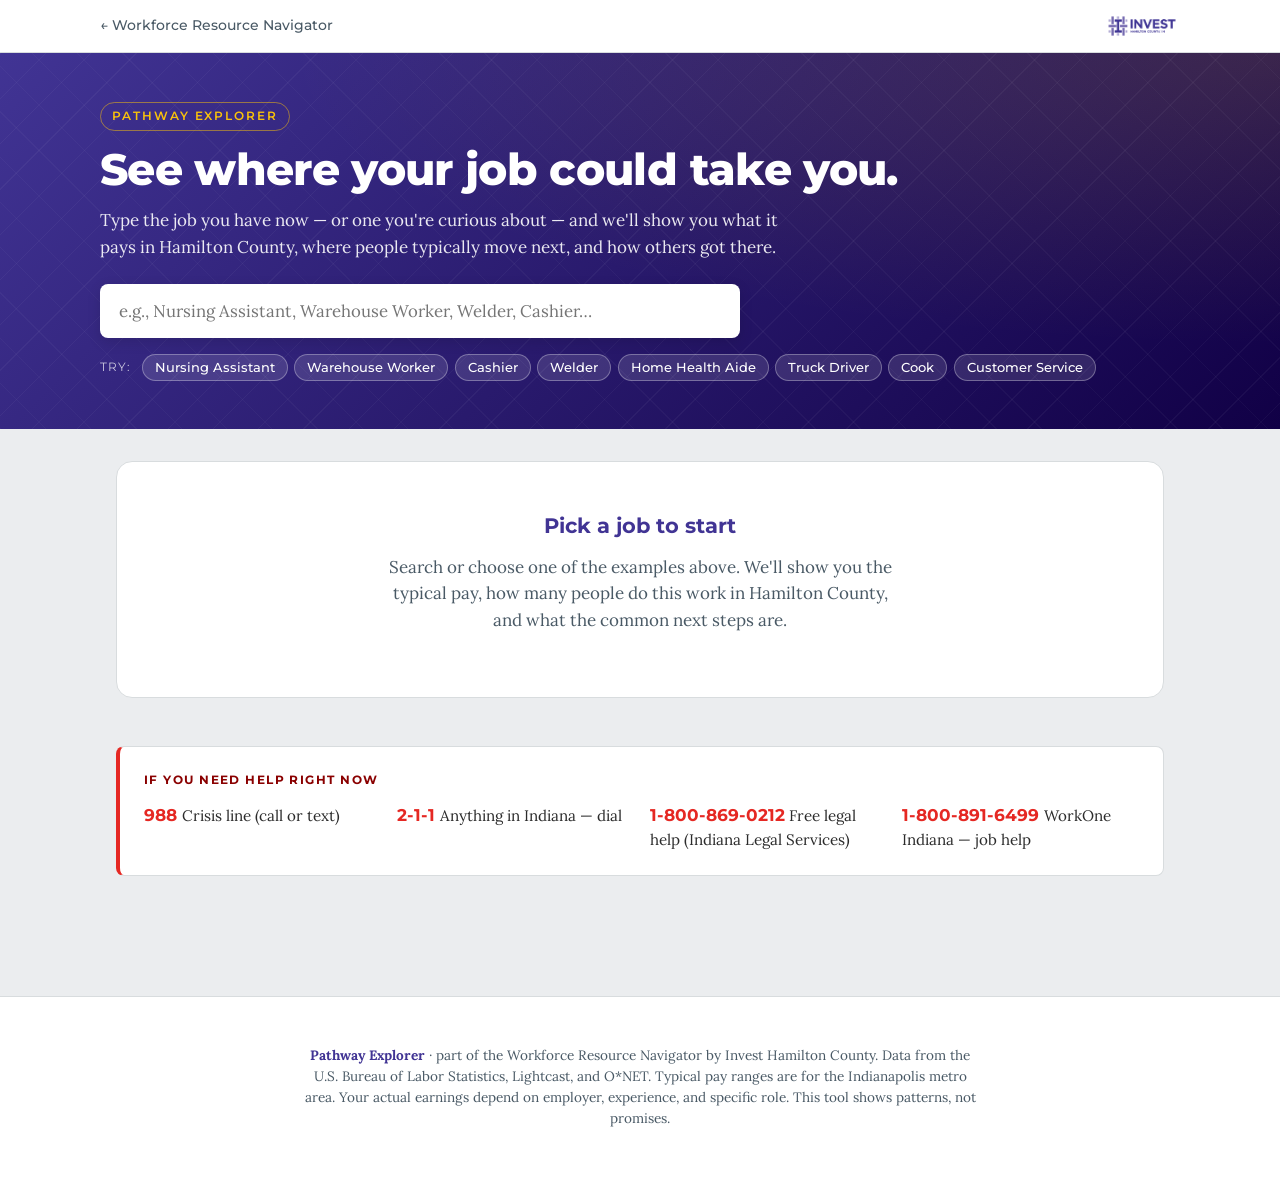
<file: tools/pathway-explorer/index.html>
<!DOCTYPE html>
<html lang="en">
<head>
<meta charset="UTF-8">
<meta name="viewport" content="width=device-width, initial-scale=1.0">
<title>Pathway Explorer — Workforce Resource Navigator</title>
<meta name="description" content="See where your job could take you. Free career pathway tool for Hamilton County residents.">
<meta name="theme-color" content="#413494">
<link rel="preconnect" href="https://fonts.googleapis.com">
<link rel="preconnect" href="https://fonts.gstatic.com" crossorigin>
<link href="https://fonts.googleapis.com/css2?family=Montserrat:wght@400;500;600;700;800&family=Lora:ital,wght@0,400;0,700;1,400&display=swap" rel="stylesheet">
<link rel="stylesheet" href="../../assets/css/tokens-shared.css">
<link rel="stylesheet" href="../../assets/css/tokens-ihc-2026.css">
<style>
  * { box-sizing: border-box; }
  html { scroll-behavior: smooth; }
  body {
    margin: 0; padding: 0;
    background: var(--color-neutral-10);
    color: var(--color-text);
    font-family: var(--font-family-body);
    font-size: var(--font-size-md);
    line-height: var(--font-leading-normal);
    -webkit-font-smoothing: antialiased;
  }
  a { color: var(--color-primary); text-decoration-thickness: 1.5px; text-underline-offset: 3px; }
  a:hover { color: var(--color-primary-dark); }
  button, a { font-family: inherit; }
  button:focus-visible, a:focus-visible, input:focus-visible {
    outline: 3px solid var(--color-secondary); outline-offset: 2px; border-radius: 4px;
  }
  .skip-link {
    position: absolute; left: -9999px; top: 0;
    background: var(--color-primary); color: #fff;
    padding: var(--space-sm) var(--space-md);
    z-index: 100;
    font-family: var(--font-family-heading); font-weight: var(--font-weight-semibold);
  }
  .skip-link:focus { left: 0; }

  /* ---------- Top bar ---------- */
  .topbar {
    background: #fff; border-bottom: 1px solid var(--color-neutral-20);
    padding: 0.75rem var(--space-md);
  }
  .topbar-inner {
    max-width: 1080px; margin: 0 auto;
    display: flex; align-items: center; justify-content: space-between; gap: var(--space-md);
  }
  .topbar-back {
    font-family: var(--font-family-heading); font-size: 0.85rem; font-weight: var(--font-weight-medium);
    color: var(--color-neutral); text-decoration: none;
    display: inline-flex; align-items: center; gap: 0.4rem;
  }
  .topbar-back:hover { color: var(--color-primary); }
  .topbar-logo { height: 28px; width: auto; }

  /* ---------- Hero ---------- */
  .hero {
    background:
      radial-gradient(ellipse at top right, rgba(249, 194, 10, 0.14) 0%, transparent 55%),
      linear-gradient(135deg, var(--color-primary) 0%, var(--color-primary-dark) 100%);
    color: #fff;
    padding: var(--space-2xl) var(--space-md);
    position: relative; overflow: hidden;
  }
  .hero::before {
    content: ""; position: absolute; inset: 0;
    background-image:
      repeating-linear-gradient(135deg, rgba(255,255,255,0.04) 0 1px, transparent 1px 32px),
      repeating-linear-gradient(45deg, rgba(255,255,255,0.03) 0 1px, transparent 1px 32px);
    pointer-events: none;
  }
  .hero-inner { max-width: 1080px; margin: 0 auto; position: relative; z-index: 1; }
  .hero-eyebrow {
    display: inline-block;
    font-family: var(--font-family-heading); font-size: 0.75rem;
    letter-spacing: 0.16em; text-transform: uppercase;
    color: var(--color-warm); font-weight: var(--font-weight-semibold);
    margin-bottom: var(--space-sm);
    padding: 0.25rem 0.7rem; border: 1px solid rgba(249, 194, 10, 0.5); border-radius: 999px;
  }
  .hero h1 {
    font-family: var(--font-family-heading); font-weight: var(--font-weight-black);
    font-size: clamp(1.9rem, 4vw, 2.75rem); line-height: var(--font-leading-tight);
    letter-spacing: -0.015em; margin: 0 0 var(--space-sm); color: #fff;
  }
  .hero p {
    font-size: var(--font-size-md); max-width: 680px; margin: 0 0 var(--space-lg);
    color: rgba(255, 255, 255, 0.9); line-height: var(--font-leading-normal);
  }

  /* ---------- Search ---------- */
  .search-shell {
    position: relative; max-width: 640px; margin-top: var(--space-md);
  }
  .search-input {
    width: 100%; padding: 1rem 1.2rem;
    font-family: var(--font-family-body); font-size: 1.05rem;
    border: none; border-radius: var(--radius-md);
    background: #fff; color: var(--color-text);
    box-shadow: 0 4px 14px rgba(0,0,0,0.12);
  }
  .search-input:focus { outline: 3px solid var(--color-warm); outline-offset: 2px; }
  .search-dropdown {
    position: absolute; top: calc(100% + 0.4rem); left: 0; right: 0;
    background: #fff; border-radius: var(--radius-md);
    box-shadow: 0 12px 32px rgba(0,0,0,0.18);
    max-height: 360px; overflow-y: auto; z-index: 20;
    border: 1px solid var(--color-neutral-20);
  }
  .search-result {
    padding: 0.7rem 1.1rem; cursor: pointer;
    border-bottom: 1px solid var(--color-neutral-10);
    display: flex; flex-direction: column; gap: 0.15rem;
    transition: var(--transition-fast);
  }
  .search-result:last-child { border-bottom: none; }
  .search-result:hover, .search-result.focused { background: var(--color-primary-10); }
  .search-result-title {
    font-family: var(--font-family-heading); font-weight: var(--font-weight-semibold);
    color: var(--color-primary); font-size: 0.95rem;
  }
  .search-result-meta {
    font-size: 0.8rem; color: var(--color-neutral);
    font-family: var(--font-family-heading);
  }
  .search-suggestions {
    margin-top: var(--space-md);
    display: flex; flex-wrap: wrap; gap: 0.4rem;
    align-items: center;
  }
  .search-suggestions-label {
    font-family: var(--font-family-heading); font-size: 0.75rem;
    color: rgba(255,255,255,0.75); letter-spacing: 0.08em; text-transform: uppercase;
    margin-right: 0.3rem;
  }
  .suggestion-pill {
    background: rgba(255,255,255,0.12);
    border: 1px solid rgba(255,255,255,0.3);
    color: #fff;
    font-family: var(--font-family-heading); font-size: 0.8rem; font-weight: var(--font-weight-medium);
    padding: 0.3rem 0.75rem; border-radius: 999px;
    cursor: pointer; transition: var(--transition-fast);
  }
  .suggestion-pill:hover { background: rgba(255,255,255,0.22); border-color: rgba(255,255,255,0.5); }

  /* ---------- Main ---------- */
  main { max-width: 1080px; margin: 0 auto; padding: var(--space-xl) var(--space-md) var(--space-4xl); }

  /* Empty state */
  .empty-state {
    background: #fff; border: 1.5px solid var(--color-neutral-20);
    border-radius: var(--radius-lg); padding: var(--space-2xl) var(--space-lg);
    text-align: center;
  }
  .empty-state h2 {
    font-family: var(--font-family-heading); font-weight: var(--font-weight-bold);
    color: var(--color-primary); font-size: 1.3rem; margin: 0 0 var(--space-sm);
  }
  .empty-state p { max-width: 520px; margin: 0 auto var(--space-md); color: var(--color-neutral); }

  /* ---------- Occupation Detail ---------- */
  .occ-detail { display: grid; gap: var(--space-lg); }

  .occ-header {
    background: #fff; border-radius: var(--radius-lg);
    border: 1.5px solid var(--color-neutral-20); overflow: hidden;
  }
  .occ-header-top {
    padding: var(--space-lg); display: grid; grid-template-columns: 1fr auto; gap: var(--space-md);
    align-items: start; border-bottom: 1px solid var(--color-neutral-20);
  }
  .occ-major-group {
    font-family: var(--font-family-heading); font-size: 0.7rem;
    letter-spacing: 0.12em; text-transform: uppercase;
    color: var(--color-accent); font-weight: var(--font-weight-bold);
    margin-bottom: 0.3rem;
  }
  .occ-title {
    font-family: var(--font-family-heading); font-weight: var(--font-weight-black);
    color: var(--color-primary); font-size: clamp(1.4rem, 3vw, 1.9rem);
    line-height: var(--font-leading-tight); margin: 0;
  }
  .occ-soc {
    font-family: var(--font-family-heading); font-size: 0.75rem;
    color: var(--color-neutral); background: var(--color-neutral-10);
    padding: 0.2rem 0.55rem; border-radius: 4px; white-space: nowrap;
    align-self: start;
  }
  .occ-quickstats {
    padding: var(--space-lg);
    display: grid; grid-template-columns: repeat(auto-fit, minmax(180px, 1fr)); gap: var(--space-md);
  }
  .qs { display: flex; flex-direction: column; gap: 0.15rem; }
  .qs-label {
    font-family: var(--font-family-heading); font-size: 0.7rem;
    letter-spacing: 0.08em; text-transform: uppercase; color: var(--color-neutral);
  }
  .qs-value {
    font-family: var(--font-family-heading); font-weight: var(--font-weight-bold);
    color: var(--color-primary); font-size: 1.4rem; line-height: 1;
  }
  .qs-sub { font-size: 0.8rem; color: var(--color-neutral); margin-top: 0.15rem; }

  /* Wage band visualization */
  .wage-band {
    background: #fff; border-radius: var(--radius-lg);
    border: 1.5px solid var(--color-neutral-20); padding: var(--space-lg);
  }
  .wage-band h3, .pathways-block h3 {
    font-family: var(--font-family-heading); font-weight: var(--font-weight-bold);
    color: var(--color-primary); font-size: 1.1rem; margin: 0 0 var(--space-xs);
  }
  .wage-band-sub { font-size: 0.9rem; color: var(--color-neutral); margin: 0 0 var(--space-md); }
  .wage-track {
    position: relative; height: 54px; margin: 1.5rem 0 2.5rem;
    background: linear-gradient(to right, var(--color-neutral-10), var(--color-neutral-20));
    border-radius: var(--radius-sm);
  }
  .wage-fill {
    position: absolute; top: 0; bottom: 0;
    background: linear-gradient(to right, var(--color-secondary) 0%, var(--color-primary) 100%);
    border-radius: var(--radius-sm);
  }
  .wage-marker {
    position: absolute; top: -28px; height: calc(100% + 56px);
    width: 2px; background: var(--color-primary-dark);
    transform: translateX(-1px);
  }
  .wage-marker .wage-label {
    position: absolute; top: -22px; transform: translateX(-50%);
    font-family: var(--font-family-heading); font-size: 0.75rem; font-weight: var(--font-weight-bold);
    color: var(--color-primary-dark); white-space: nowrap;
  }
  .wage-marker .wage-sub {
    position: absolute; bottom: -22px; transform: translateX(-50%);
    font-family: var(--font-family-heading); font-size: 0.65rem;
    color: var(--color-neutral); white-space: nowrap;
  }
  .wage-marker.p10 { background: var(--color-neutral-33); }
  .wage-marker.p10 .wage-label, .wage-marker.p10 .wage-sub { color: var(--color-neutral); }
  .wage-marker.p90 { background: var(--color-neutral-33); }
  .wage-marker.p90 .wage-label, .wage-marker.p90 .wage-sub { color: var(--color-neutral); }
  .wage-legend {
    font-size: 0.85rem; color: var(--color-neutral);
    font-style: italic; margin: 0.5rem 0 0; line-height: var(--font-leading-snug);
  }

  /* Pathway cards */
  .pathways-block {
    background: #fff; border-radius: var(--radius-lg);
    border: 1.5px solid var(--color-neutral-20); padding: var(--space-lg);
  }
  .pathways-block .block-sub { font-size: 0.95rem; color: var(--color-neutral); margin: 0 0 var(--space-md); }
  .pathway-list { display: grid; grid-template-columns: repeat(auto-fit, minmax(280px, 1fr)); gap: var(--space-sm); margin: 0; padding: 0; list-style: none; }
  .pathway-card {
    background: #fff; border: 1.5px solid var(--color-neutral-20); border-radius: var(--radius-md);
    padding: var(--space-md); cursor: pointer; transition: var(--transition-fast);
    display: flex; flex-direction: column; gap: 0.4rem; text-align: left;
    font-family: inherit; color: inherit;
  }
  .pathway-card:hover {
    border-color: var(--color-primary); transform: translateY(-2px);
    box-shadow: 0 4px 12px rgba(65, 52, 148, 0.1);
  }
  .pathway-card-lift {
    font-family: var(--font-family-heading); font-size: 0.7rem;
    letter-spacing: 0.08em; text-transform: uppercase; font-weight: var(--font-weight-bold);
  }
  .pathway-card-lift.positive { color: var(--color-green); }
  .pathway-card-lift.negative { color: var(--color-accent); }
  .pathway-card-lift.neutral { color: var(--color-neutral); }
  .pathway-card-title {
    font-family: var(--font-family-heading); font-weight: var(--font-weight-bold);
    color: var(--color-primary); font-size: 1rem; line-height: var(--font-leading-tight);
  }
  .pathway-card-wage {
    font-family: var(--font-family-heading); font-size: 0.9rem; color: var(--color-neutral);
  }
  .pathway-card-footer {
    display: flex; align-items: center; gap: 0.5rem; flex-wrap: wrap;
    margin-top: 0.25rem;
    font-family: var(--font-family-heading); font-size: 0.75rem;
  }
  .pathway-card-confidence {
    padding: 0.1rem 0.45rem; border-radius: 3px;
    font-weight: var(--font-weight-semibold); letter-spacing: 0.03em;
  }
  .pathway-card-confidence.high { background: var(--color-primary-10); color: var(--color-primary); }
  .pathway-card-confidence.mixed { background: var(--color-secondary-10); color: var(--color-secondary-dark); }
  .pathway-card-confidence.low { background: var(--color-neutral-10); color: var(--color-neutral); }
  .pathway-card-jobs { color: var(--color-neutral); }

  .empty-pathways {
    background: var(--color-neutral-10); padding: var(--space-md) var(--space-lg);
    border-radius: var(--radius-md); color: var(--color-neutral);
    font-style: italic; font-size: 0.95rem;
  }

  /* Crisis bar (matches WRN) */
  .crisis-bar {
    background: #fff; border: 1px solid var(--color-neutral-20);
    border-left: 4px solid var(--color-accent);
    border-radius: var(--radius-md); padding: var(--space-lg);
    margin: var(--space-2xl) 0 var(--space-lg);
  }
  .crisis-heading {
    font-family: var(--font-family-heading); font-weight: var(--font-weight-bold);
    color: var(--color-accent-dark); font-size: 0.75rem;
    letter-spacing: 0.12em; text-transform: uppercase; margin: 0 0 var(--space-sm);
  }
  .crisis-list {
    list-style: none; padding: 0; margin: 0;
    display: grid; grid-template-columns: repeat(auto-fit, minmax(220px, 1fr)); gap: var(--space-sm) var(--space-md);
  }
  .crisis-list li { font-size: 0.95rem; }
  .crisis-list strong {
    font-family: var(--font-family-heading); color: var(--color-accent);
    font-weight: var(--font-weight-bold); font-size: 1.05rem; margin-right: 0.3rem;
  }

  /* Footer */
  footer { background: #fff; border-top: 1px solid var(--color-neutral-20); padding: var(--space-2xl) var(--space-md); text-align: center; }
  .footer-inner { max-width: 1080px; margin: 0 auto; }
  .footer-note { font-size: 0.85rem; color: var(--color-neutral); max-width: 680px; margin: 0 auto; line-height: var(--font-leading-normal); }
  .footer-note strong { color: var(--color-primary); }

  @media (max-width: 768px) {
    .occ-header-top { grid-template-columns: 1fr; }
    .qs-value { font-size: 1.2rem; }
    .pathway-list { grid-template-columns: 1fr; }
  }
  @media (prefers-reduced-motion: reduce) {
    *, *::before, *::after { transition: none !important; animation: none !important; scroll-behavior: auto !important; }
    .pathway-card:hover { transform: none; }
  }

  .loading {
    text-align: center; padding: var(--space-xl);
    color: var(--color-neutral); font-style: italic;
  }
</style>
</head>
<body data-brand="ihc-2026">
  <span style="position:absolute;left:-10000px;width:1px;height:1px;overflow:hidden;">Invest Hamilton County — Where Insight Becomes Action</span>
  <a href="#main" class="skip-link">Skip to content</a>

  <div class="topbar" role="banner">
    <div class="topbar-inner">
      <a href="../../index.html" class="topbar-back">← Workforce Resource Navigator</a>
      <img src="../../assets/img/ihc-logo-fullcolor.png" alt="Invest Hamilton County" class="topbar-logo">
    </div>
  </div>

  <section class="hero">
    <div class="hero-inner">
      <span class="hero-eyebrow">Pathway Explorer</span>
      <h1>See where your job could take you.</h1>
      <p>Type the job you have now — or one you're curious about — and we'll show you what it pays in Hamilton County, where people typically move next, and how others got there.</p>

      <div class="search-shell" id="search-shell">
        <input type="text" id="search-input" class="search-input"
               placeholder="e.g., Nursing Assistant, Warehouse Worker, Welder, Cashier…"
               aria-label="Search for a job or occupation"
               aria-autocomplete="list" autocomplete="off">
        <div class="search-dropdown" id="search-dropdown" style="display:none;"></div>
      </div>

      <div class="search-suggestions" id="suggestions-bar">
        <span class="search-suggestions-label">Try:</span>
      </div>
    </div>
  </section>

  <main id="main" role="main">
    <div id="empty-state" class="empty-state" style="display:none;">
      <h2>Pick a job to start</h2>
      <p>Search or choose one of the examples above. We'll show you the typical pay, how many people do this work in Hamilton County, and what the common next steps are.</p>
    </div>
    <div id="loading-state" class="loading">Loading data…</div>
    <div id="occ-detail" class="occ-detail" style="display:none;"></div>

    <section class="crisis-bar" aria-labelledby="crisis-heading">
      <h2 id="crisis-heading" class="crisis-heading">If you need help right now</h2>
      <ul class="crisis-list">
        <li><strong>988</strong>Crisis line (call or text)</li>
        <li><strong>2-1-1</strong>Anything in Indiana — dial</li>
        <li><strong>1-800-869-0212</strong>Free legal help (Indiana Legal Services)</li>
        <li><strong>1-800-891-6499</strong>WorkOne Indiana — job help</li>
      </ul>
    </section>
  </main>

  <footer role="contentinfo">
    <div class="footer-inner">
      <p class="footer-note">
        <strong>Pathway Explorer</strong> · part of the Workforce Resource Navigator by Invest Hamilton County. Data from the U.S. Bureau of Labor Statistics, Lightcast, and O*NET. Typical pay ranges are for the Indianapolis metro area. Your actual earnings depend on employer, experience, and specific role. This tool shows patterns, not promises.
      </p>
    </div>
  </footer>

<script>
(function() {
  'use strict';

  const SUGGESTIONS = [
    { soc: '31-1131', label: 'Nursing Assistant' },
    { soc: '53-7062', label: 'Warehouse Worker' },
    { soc: '41-2011', label: 'Cashier' },
    { soc: '51-4121', label: 'Welder' },
    { soc: '31-1121', label: 'Home Health Aide' },
    { soc: '53-3032', label: 'Truck Driver' },
    { soc: '35-2014', label: 'Cook' },
    { soc: '43-4051', label: 'Customer Service' }
  ];

  const state = {
    occupations: [],
    wages: {},
    outbound: {},
    inbound: {},
    currentSoc: null,
    searchResults: [],
    searchFocus: -1
  };

  function esc(s) {
    return String(s == null ? '' : s).replace(/[&<>"']/g, function(c) {
      return ({'&':'&amp;','<':'&lt;','>':'&gt;','"':'&quot;',"'":'&#39;'})[c];
    });
  }
  function num(n) { return n != null ? n.toLocaleString() : ''; }
  function wage(n) { return (n == null) ? '—' : '$' + Math.round(n).toLocaleString(); }
  function growth(n) { if (n == null) return '—'; return (n > 0 ? '+' : '') + n.toFixed(1) + '%'; }
  function liftStr(n) {
    if (n == null) return 'typical move';
    if (n > 0) return '+$' + Math.round(n).toLocaleString() + ' a year';
    if (n < 0) return '−$' + Math.round(Math.abs(n)).toLocaleString() + ' a year';
    return 'similar pay';
  }
  function liftCls(n) { if (!n) return 'neutral'; return n > 0 ? 'positive' : 'negative'; }
  function confLabel(c) {
    if (c === 'high') return 'Common path';
    if (c === 'mixed') return 'Possible path';
    return 'Less common';
  }
  function wagePct(v) { return Math.max(2, Math.min(98, (v / 200000) * 100)); }

  function renderSuggestions() {
    const bar = document.getElementById('suggestions-bar');
    SUGGESTIONS.forEach(function(s) {
      const b = document.createElement('button');
      b.className = 'suggestion-pill';
      b.textContent = s.label;
      b.addEventListener('click', function() { selectOcc(s.soc); });
      bar.appendChild(b);
    });
  }

  function selectOcc(soc) {
    state.currentSoc = soc;
    const url = new URL(window.location);
    url.searchParams.set('soc', soc);
    history.pushState({ soc: soc }, '', url);
    window.scrollTo({ top: 0, behavior: 'smooth' });
    document.getElementById('search-input').value = '';
    document.getElementById('search-dropdown').style.display = 'none';
    state.searchResults = [];
    renderDetail();
  }

  function renderSearchResults() {
    const dropdown = document.getElementById('search-dropdown');
    if (state.searchResults.length === 0) {
      const q = document.getElementById('search-input').value.trim();
      if (q.length >= 2) {
        dropdown.innerHTML = '<div class="search-result" style="cursor:default;">' +
          '<div class="search-result-title">No matches for "' + esc(q) + '"</div>' +
          '<div class="search-result-meta">Try a different word — "drive" for driving jobs, or "health" for healthcare.</div>' +
          '</div>';
        dropdown.style.display = 'block';
      } else {
        dropdown.style.display = 'none';
      }
      return;
    }
    dropdown.innerHTML = state.searchResults.map(function(r, i) {
      return '<div class="search-result ' + (i === state.searchFocus ? 'focused' : '') + '" data-soc="' + esc(r.soc) + '">' +
        '<div class="search-result-title">' + esc(r.title) + '</div>' +
        '<div class="search-result-meta">' + esc(r.major_group || '') +
        (r.hc_jobs ? ' · ' + num(r.hc_jobs) + ' jobs in Hamilton' : '') + '</div>' +
        '</div>';
    }).join('');
    dropdown.style.display = 'block';
    dropdown.querySelectorAll('.search-result[data-soc]').forEach(function(el) {
      el.addEventListener('click', function() { selectOcc(el.dataset.soc); });
    });
  }

  function wireSearch() {
    const input = document.getElementById('search-input');
    const dropdown = document.getElementById('search-dropdown');

    input.addEventListener('input', function() {
      const q = input.value.trim().toLowerCase();
      if (q.length < 2) { state.searchResults = []; dropdown.style.display = 'none'; return; }
      state.searchResults = state.occupations.filter(function(o) {
        return o.title.toLowerCase().indexOf(q) >= 0 ||
               (o.major_group || '').toLowerCase().indexOf(q) >= 0;
      }).slice(0, 12);
      state.searchFocus = state.searchResults.length > 0 ? 0 : -1;
      renderSearchResults();
    });

    input.addEventListener('keydown', function(e) {
      if (e.key === 'ArrowDown') {
        e.preventDefault();
        if (state.searchFocus < state.searchResults.length - 1) state.searchFocus++;
        renderSearchResults();
      } else if (e.key === 'ArrowUp') {
        e.preventDefault();
        if (state.searchFocus > 0) state.searchFocus--;
        renderSearchResults();
      } else if (e.key === 'Enter') {
        e.preventDefault();
        if (state.searchFocus >= 0 && state.searchResults[state.searchFocus]) {
          selectOcc(state.searchResults[state.searchFocus].soc);
        }
      } else if (e.key === 'Escape') {
        dropdown.style.display = 'none';
      }
    });

    document.addEventListener('click', function(e) {
      if (!document.getElementById('search-shell').contains(e.target)) {
        dropdown.style.display = 'none';
      }
    });
  }

  function renderDetail() {
    document.getElementById('loading-state').style.display = 'none';
    const detailEl = document.getElementById('occ-detail');
    const emptyEl = document.getElementById('empty-state');
    if (!state.currentSoc) {
      detailEl.style.display = 'none';
      emptyEl.style.display = 'block';
      return;
    }
    emptyEl.style.display = 'none';
    const occ = state.occupations.find(function(o) { return o.soc === state.currentSoc; });
    if (!occ) {
      detailEl.style.display = 'block';
      detailEl.innerHTML = '<div class="empty-state"><h2>Job not found</h2><p>We don\'t have data for that job code. Try the search above.</p></div>';
      return;
    }
    const wd = state.wages[state.currentSoc];
    const outbound = (state.outbound[state.currentSoc] || []).slice(0, 8);
    const inbound = (state.inbound[state.currentSoc] || []).slice(0, 8);

    let wageHtml = '';
    if (wd && wd.annual) {
      const a = wd.annual;
      wageHtml =
        '<section class="wage-band" aria-labelledby="wage-title">' +
          '<h3 id="wage-title">Typical pay</h3>' +
          '<p class="wage-band-sub">Annual pay range for this job across the Indianapolis metro area. Your actual pay depends on the employer, your experience, and the specific role.</p>' +
          '<div class="wage-track" role="img" aria-label="Pay range from ' + esc(wage(a.p10)) + ' to ' + esc(wage(a.p90)) + '">' +
            '<div class="wage-fill" style="left: ' + wagePct(a.p25) + '%; width: ' + (wagePct(a.p75) - wagePct(a.p25)) + '%"></div>' +
            '<div class="wage-marker p10" style="left: ' + wagePct(a.p10) + '%">' +
              '<div class="wage-label">' + esc(wage(a.p10)) + '</div><div class="wage-sub">starting out</div>' +
            '</div>' +
            '<div class="wage-marker" style="left: ' + wagePct(a.median) + '%">' +
              '<div class="wage-label">' + esc(wage(a.median)) + '</div><div class="wage-sub">typical (median)</div>' +
            '</div>' +
            '<div class="wage-marker p90" style="left: ' + wagePct(a.p90) + '%">' +
              '<div class="wage-label">' + esc(wage(a.p90)) + '</div><div class="wage-sub">experienced</div>' +
            '</div>' +
          '</div>' +
          '<p class="wage-legend">Purple band shows the middle 50% of people in this job. Most start closer to the left and move right over time. Source: BLS Occupational Employment &amp; Wage Statistics, May 2024.</p>' +
        '</section>';
    }

    function pathwayCard(edge, isInbound) {
      const targetSoc = isInbound ? edge.source_soc : edge.target_soc;
      const title = isInbound ? edge.source_title : edge.target_title;
      const wageVal = isInbound ? edge.source_wage : edge.target_wage;
      const wageLabel = isInbound ? 'Typical pay there' : 'Typical pay';
      const liftDisplay = isInbound
        ? (edge.wage_lift && edge.wage_lift > 0 ? 'moves up ' + esc(wage(edge.wage_lift)) : 'lateral / variable')
        : esc(liftStr(edge.wage_lift));
      const jobsHtml = (!isInbound && edge.target_hc_jobs)
        ? '<span class="pathway-card-jobs">' + num(edge.target_hc_jobs) + ' jobs in Hamilton</span>' : '';
      return '<li>' +
        '<button class="pathway-card" data-soc="' + esc(targetSoc) + '" type="button">' +
          '<div class="pathway-card-lift ' + liftCls(edge.wage_lift) + '">' + liftDisplay + '</div>' +
          '<div class="pathway-card-title">' + esc(title) + '</div>' +
          '<div class="pathway-card-wage">' + wageLabel + ': <strong>' + esc(wage(wageVal)) + '</strong></div>' +
          '<div class="pathway-card-footer">' +
            '<span class="pathway-card-confidence ' + esc(edge.confidence || '') + '">' + esc(confLabel(edge.confidence)) + '</span>' +
            jobsHtml +
          '</div>' +
        '</button>' +
      '</li>';
    }

    const outboundHtml = outbound.length > 0
      ? '<ul class="pathway-list">' + outbound.map(function(e) { return pathwayCard(e, false); }).join('') + '</ul>'
      : '<div class="empty-pathways">We don\'t have mapped next-step pathways for this occupation yet. Most jobs have paths — we\'re still adding them. Try a related job from the suggestions above, or talk to your local WorkOne office at 1-800-891-6499.</div>';

    const inboundHtml = inbound.length > 0
      ? '<ul class="pathway-list">' + inbound.map(function(e) { return pathwayCard(e, true); }).join('') + '</ul>'
      : '<div class="empty-pathways">We don\'t have mapped entry paths into this occupation yet. Most people enter this kind of work through a combination of education, certificates, and experience. Your facilitator or WorkOne counselor can help you plan.</div>';

    // Career Coach + Alex deep-links — IHC-paid Lightcast Career Coach companion
    const ccRegion = 'Hamilton%20County%20Area%20(County)';
    const ccRadius = '25%20miles';
    const ccBase = 'https://investhamiltoncounty.lightcastcc.com';
    const ccSearch = ccBase + '/search/careers?region=' + ccRegion + '&radius=' + ccRadius + '&q=' + encodeURIComponent(occ.title);
    const ccPrograms = ccBase + '/browse-programs?region=' + ccRegion + '&radius=' + ccRadius + '&q=' + encodeURIComponent(occ.title);
    const ccResume = ccBase + '/login?radius=' + ccRadius + '&redirect=%2Fprofile%2Fresume%3Fregion%3D' + ccRegion + '%26radius%3D' + ccRadius + '&region=' + ccRegion;
    const alexUrl = 'https://alex-economic-impact.onrender.com/alex-site-intelligence.html?soc=' + encodeURIComponent(occ.soc);
    const ccCtaHtml =
      '<section class="cc-ctas" style="margin-top:1rem; padding:1rem 1.25rem; background:linear-gradient(135deg, var(--color-primary) 0%, var(--color-primary-dark) 100%); color:#fff; border-radius:10px;">' +
        '<div style="font-family:var(--font-family-heading); font-size:0.78rem; letter-spacing:0.12em; text-transform:uppercase; color:var(--color-warm); font-weight:600; margin-bottom:0.4rem;">Take this further · free Hamilton County tools</div>' +
        '<div style="display:flex; flex-wrap:wrap; gap:0.5rem 0.85rem; font-size:0.92rem;">' +
          '<a href="' + ccSearch + '" target="_blank" rel="noopener" style="color:#fff; text-decoration:underline; font-weight:600;">📋 Career Coach: ' + esc(occ.title) + ' detail →</a>' +
          '<a href="' + ccPrograms + '" target="_blank" rel="noopener" style="color:#fff; text-decoration:underline; font-weight:600;">🎓 Training programs near you →</a>' +
          '<a href="' + ccResume + '" target="_blank" rel="noopener" style="color:#fff; text-decoration:underline; font-weight:600;">📝 Build a resume →</a>' +
          '<a href="' + alexUrl + '" target="_blank" rel="noopener" style="color:#fff; text-decoration:underline; font-weight:600;">📊 Alex Workforce data →</a>' +
        '</div>' +
        '<p style="margin:0.6rem 0 0; font-size:0.82rem; opacity:0.9;">Career Coach is paid for by Invest Hamilton County. Free for any Hamilton County resident.</p>' +
      '</section>';

    detailEl.innerHTML =
      '<section class="occ-header" aria-labelledby="occ-title">' +
        '<div class="occ-header-top">' +
          '<div>' +
            '<div class="occ-major-group">' + esc(occ.major_group || '') + '</div>' +
            '<h2 id="occ-title" class="occ-title">' + esc(occ.title) + '</h2>' +
          '</div>' +
          '<div class="occ-soc">Code ' + esc(occ.soc) + '</div>' +
        '</div>' +
        '<div class="occ-quickstats">' +
          '<div class="qs"><div class="qs-label">People doing this in Hamilton</div><div class="qs-value">' + (num(occ.hc_jobs) || '—') + '</div><div class="qs-sub">Jobs in 2025</div></div>' +
          '<div class="qs"><div class="qs-label">Typical openings a year</div><div class="qs-value">' + (num(occ.openings) || '—') + '</div><div class="qs-sub">Both new jobs and replacements</div></div>' +
          '<div class="qs"><div class="qs-label">How the field is growing</div><div class="qs-value">' + growth(occ.growth_pct) + '</div><div class="qs-sub">Projected 5-year change</div></div>' +
        '</div>' +
        ccCtaHtml +
      '</section>' +
      wageHtml +
      '<section class="pathways-block" aria-labelledby="next-title">' +
        '<h3 id="next-title">Where could you go from here?</h3>' +
        '<p class="block-sub">These are jobs people commonly move into from this role. Click any card to jump to that job\'s page.</p>' +
        outboundHtml +
      '</section>' +
      '<section class="pathways-block" aria-labelledby="prior-title">' +
        '<h3 id="prior-title">How do people get into this job?</h3>' +
        '<p class="block-sub">If this is the job you want, here are the jobs people commonly come from. Knowing the on-ramps can help you plan.</p>' +
        inboundHtml +
      '</section>';

    detailEl.style.display = 'grid';
    detailEl.querySelectorAll('.pathway-card[data-soc]').forEach(function(card) {
      card.addEventListener('click', function() { selectOcc(card.dataset.soc); });
    });
  }

  async function loadData() {
    try {
      const [occR, wagR, pthR] = await Promise.all([
        fetch('data/occupations.json'),
        fetch('data/wages.json'),
        fetch('data/pathways.json')
      ]);
      const occ = await occR.json();
      const wag = await wagR.json();
      const pth = await pthR.json();
      state.occupations = occ.occupations || [];
      state.wages = wag.wages || {};
      state.outbound = pth.outbound || {};
      state.inbound = pth.inbound || {};
      const params = new URLSearchParams(window.location.search);
      const soc = params.get('soc');
      if (soc) state.currentSoc = soc;
      renderDetail();
    } catch (e) {
      console.error('Pathway Explorer data load failed:', e);
      document.getElementById('loading-state').textContent = 'We had trouble loading the job data. Refresh the page to try again.';
    }
  }

  window.addEventListener('popstate', function() {
    const params = new URLSearchParams(window.location.search);
    state.currentSoc = params.get('soc') || null;
    renderDetail();
  });

  function start() {
    renderSuggestions();
    wireSearch();
    loadData();
  }

  if (document.readyState === 'loading') {
    document.addEventListener('DOMContentLoaded', start);
  } else {
    start();
  }
})();
</script>
</body>
</html>
</file>
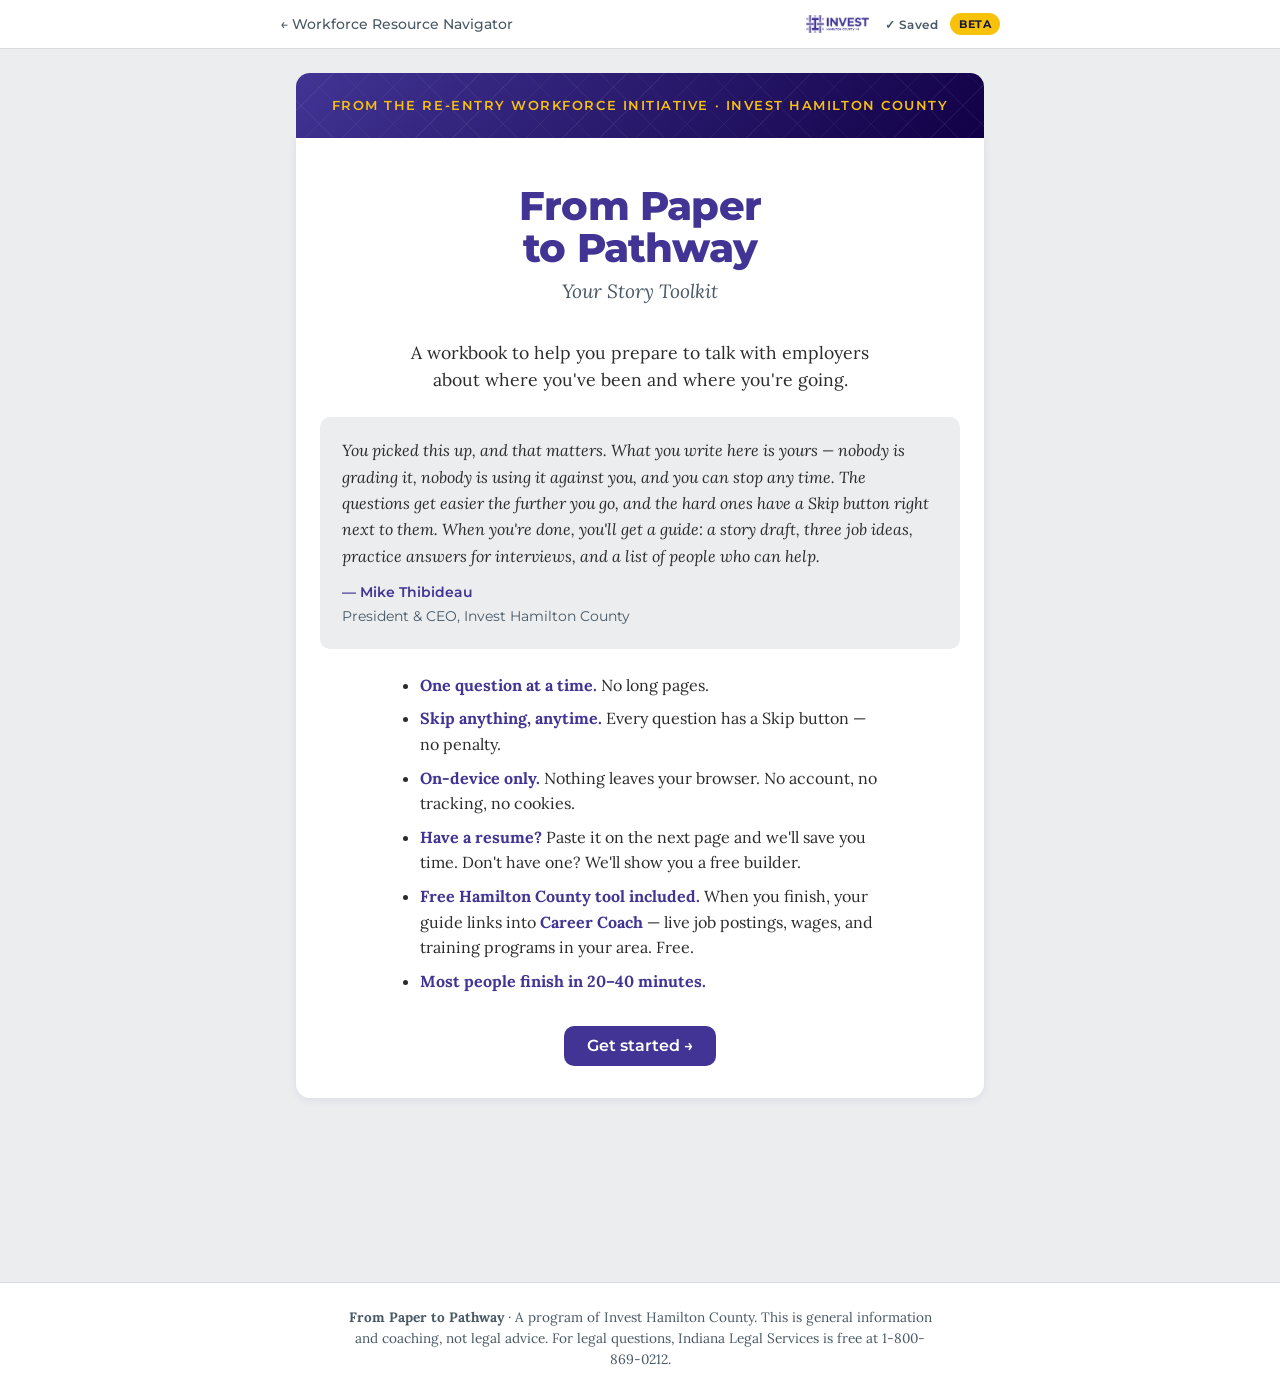
<file: tools/re-entry-storytelling/index.html>
<!DOCTYPE html>
<html lang="en">
<head>
<meta charset="UTF-8">
<meta name="viewport" content="width=device-width, initial-scale=1.0">
<title>From Paper to Pathway — Your Story Toolkit</title>
<meta name="description" content="A free workbook to help you prepare to talk with employers. From Invest Hamilton County's Re-Entry Workforce Initiative.">
<meta name="theme-color" content="#413494">
<link rel="preconnect" href="https://fonts.googleapis.com">
<link rel="preconnect" href="https://fonts.gstatic.com" crossorigin>
<link href="https://fonts.googleapis.com/css2?family=Montserrat:wght@400;500;600;700;800&family=Lora:ital,wght@0,400;0,700;1,400&display=swap" rel="stylesheet">
<link rel="stylesheet" href="../../assets/css/tokens-shared.css">
<link rel="stylesheet" href="../../assets/css/tokens-ihc-2026.css">
<style>
  * { box-sizing: border-box; }
  html { scroll-behavior: smooth; }
  body {
    margin: 0; padding: 0;
    background: var(--color-neutral-10);
    color: var(--color-text);
    font-family: var(--font-family-body);
    font-size: 17px;
    line-height: 1.55;
    -webkit-font-smoothing: antialiased;
  }
  a { color: var(--color-primary); }
  button:focus-visible, a:focus-visible, input:focus-visible, textarea:focus-visible {
    outline: 3px solid var(--color-secondary); outline-offset: 2px; border-radius: 4px;
  }

  /* ---------- Top bar ---------- */
  .topbar {
    background: #fff; border-bottom: 1px solid var(--color-neutral-20);
    padding: 0.7rem 1rem; position: sticky; top: 0; z-index: 50;
  }
  .topbar-inner {
    max-width: 720px; margin: 0 auto;
    display: flex; align-items: center; justify-content: space-between; gap: 1rem;
  }
  .topbar-back {
    font-family: var(--font-family-heading); font-size: 0.85rem; font-weight: 500;
    color: var(--color-neutral); text-decoration: none;
    display: inline-flex; align-items: center; gap: 0.4rem;
  }
  .topbar-back:hover { color: var(--color-primary); }
  .topbar-meta {
    display: flex; align-items: center; gap: 0.75rem;
    font-family: var(--font-family-heading); font-size: 0.78rem;
    color: var(--color-neutral); letter-spacing: 0.04em;
  }
  .topbar-logo { height: 26px; width: auto; }
  .save-indicator { color: var(--color-green); font-weight: 600; }
  .save-indicator.saving { color: var(--color-neutral); }
  .beta-pill {
    background: var(--color-warm); color: #1a1a2e;
    padding: 0.15rem 0.55rem; border-radius: 999px;
    font-weight: 700; letter-spacing: 0.05em; font-size: 0.7rem;
  }

  /* ---------- Progress bar ---------- */
  .progress-wrap { background: #fff; padding: 0.5rem 1rem 0.75rem;
    border-bottom: 1px solid var(--color-neutral-20); }
  .progress-inner { max-width: 720px; margin: 0 auto; }
  .progress-label {
    font-family: var(--font-family-heading); font-size: 0.78rem;
    color: var(--color-neutral); letter-spacing: 0.05em; text-transform: uppercase;
    display: flex; justify-content: space-between; margin-bottom: 0.4rem;
  }
  .progress-bar {
    height: 6px; background: var(--color-neutral-20);
    border-radius: 999px; overflow: hidden;
  }
  .progress-fill {
    height: 100%;
    background: linear-gradient(90deg, var(--color-primary), var(--color-secondary));
    border-radius: 999px; transition: width 0.4s ease;
  }

  /* ---------- Page container ---------- */
  main {
    max-width: 720px; margin: 0 auto;
    padding: 1.5rem 1rem 8rem; min-height: calc(100vh - 200px);
  }

  /* ---------- Welcome / cover (page 0) ---------- */
  .welcome-band {
    background: linear-gradient(135deg, var(--color-primary) 0%, var(--color-primary-dark) 100%);
    color: #fff; padding: 1.4rem 1.5rem;
    border-radius: 14px 14px 0 0;
    text-align: center;
    position: relative; overflow: hidden;
    margin-bottom: -1px;
  }
  .welcome-band::before {
    content: ""; position: absolute; inset: 0;
    background-image:
      repeating-linear-gradient(135deg, rgba(255,255,255,0.05) 0 1px, transparent 1px 26px),
      repeating-linear-gradient(45deg, rgba(255,255,255,0.04) 0 1px, transparent 1px 26px);
    pointer-events: none;
  }
  .welcome-band-eyebrow {
    position: relative; z-index: 1;
    font-family: var(--font-family-heading); font-weight: 600;
    font-size: 0.8rem; letter-spacing: 0.12em; text-transform: uppercase;
    color: var(--color-warm);
  }
  .welcome-card.has-band, .welcome-band + .welcome-card { border-radius: 0 0 14px 14px; }
  .welcome-cta {
    margin-top: 2rem; display: flex; gap: 0.75rem;
    justify-content: center; flex-wrap: wrap;
  }
  .btn-lg { font-size: 1.1rem; padding: 0.95rem 2rem; }
  .welcome-card {
    background: #fff; border-radius: 14px;
    padding: 2rem 1.5rem; box-shadow: 0 2px 10px rgba(65,52,148,0.08);
    text-align: center;
  }
  .welcome-hero {
    font-family: var(--font-family-heading); font-weight: 800;
    color: var(--color-primary); font-size: 2.5rem;
    line-height: 1.05; letter-spacing: -0.02em; margin: 1rem 0 0.5rem;
  }
  .welcome-tagline {
    font-family: var(--font-family-body); font-style: italic;
    font-size: 1.2rem; color: var(--color-neutral); margin-bottom: 2rem;
  }
  .welcome-letter {
    text-align: left; padding: 1.25rem 1.4rem;
    background: var(--color-neutral-10); border-radius: 10px;
    margin: 1.5rem 0; font-style: italic; font-size: 1rem; line-height: 1.65;
  }
  .welcome-letter-sig {
    font-family: var(--font-family-heading); font-style: normal;
    font-weight: 600; color: var(--color-primary);
    margin-top: 0.75rem; font-size: 0.9rem;
  }
  .welcome-letter-sig span { font-weight: 400; color: var(--color-neutral); }
  .welcome-list {
    text-align: left; max-width: 480px; margin: 1.5rem auto;
    padding-left: 1.25rem; font-size: 1rem; line-height: 1.6;
  }
  .welcome-list li { margin-bottom: 0.5rem; }
  .welcome-list strong { color: var(--color-primary); }

  /* ---------- Question page ---------- */
  .qpage {
    background: #fff; border-radius: 14px;
    padding: 2rem 1.5rem; box-shadow: 0 2px 10px rgba(65,52,148,0.06);
  }
  .qpage-eyebrow {
    font-family: var(--font-family-heading); font-size: 0.75rem;
    color: var(--color-accent); letter-spacing: 0.14em; text-transform: uppercase;
    font-weight: 700; margin-bottom: 0.5rem;
    display: flex; align-items: center; gap: 0.5rem;
  }
  .qpage-eyebrow .qid {
    background: var(--color-accent-10); color: var(--color-accent-dark);
    padding: 0.1rem 0.4rem; border-radius: 4px; letter-spacing: 0.04em;
    font-size: 0.7rem;
  }
  .qpage-question {
    font-family: var(--font-family-heading); font-weight: 700;
    color: var(--color-primary); font-size: 1.7rem;
    line-height: 1.2; margin: 0 0 0.75rem; letter-spacing: -0.01em;
  }
  .qpage-hint {
    color: var(--color-neutral); font-style: italic;
    margin: 0 0 1.5rem; font-size: 0.95rem;
  }
  .qpage-hint strong { font-style: normal; color: var(--color-primary); }

  /* ---------- Inputs ---------- */
  input[type=text], input[type=number], input[type=email], textarea {
    width: 100%; font-family: var(--font-family-body);
    font-size: 1.1rem; padding: 0.85rem 1rem;
    border: 1.5px solid var(--color-neutral-33); border-radius: 10px;
    background: #fff; color: var(--color-text);
    transition: border-color 0.15s;
  }
  textarea { min-height: 6rem; resize: vertical; line-height: 1.55; }
  input:focus, textarea:focus { border-color: var(--color-primary); outline: none; }
  .compound-row { display: flex; gap: 0.75rem; flex-wrap: wrap; margin-bottom: 1rem; }
  .compound-row label {
    flex: 1 1 120px;
    font-family: var(--font-family-heading); font-weight: 500;
    color: var(--color-neutral); font-size: 0.9rem;
  }
  .compound-row label input { margin-top: 0.3rem; }
  .compound-text-label {
    display: block; margin-top: 0.5rem;
    font-family: var(--font-family-heading); font-weight: 500;
    color: var(--color-neutral); font-size: 0.9rem;
  }
  .compound-text-label input { margin-top: 0.3rem; }

  /* Choice list */
  .choice-list {
    display: grid; gap: 0.6rem; margin: 0.5rem 0;
  }
  .choice-list.two-col { grid-template-columns: repeat(auto-fit, minmax(200px, 1fr)); }
  .choice {
    display: flex; align-items: flex-start; gap: 0.75rem;
    padding: 0.85rem 1rem;
    border: 1.5px solid var(--color-neutral-20); border-radius: 10px;
    background: #fff; cursor: pointer; transition: all 0.15s;
    font-size: 1rem; line-height: 1.4;
  }
  .choice:hover { border-color: var(--color-secondary); background: var(--color-secondary-10); }
  .choice input {
    margin-top: 0.2rem; width: 1.2rem; height: 1.2rem;
    accent-color: var(--color-primary); flex-shrink: 0;
  }
  .choice.checked { border-color: var(--color-primary); background: var(--color-primary-10); }
  .choice .choice-text { flex: 1; }

  .other-input-wrap {
    margin-top: 0.75rem; padding: 0.75rem 1rem;
    background: var(--color-neutral-10); border-radius: 10px;
    border: 1.5px dashed var(--color-neutral-33);
  }
  .other-input-wrap label {
    display: block; font-family: var(--font-family-heading);
    font-size: 0.85rem; color: var(--color-neutral); margin-bottom: 0.4rem;
  }

  .triple-text input { margin-bottom: 0.6rem; }

  /* Callouts on questions */
  .qpage-callout {
    padding: 1rem 1.2rem; border-radius: 8px; margin: 1rem 0 1.5rem;
    font-size: 0.95rem; line-height: 1.55;
    border-left: 4px solid;
  }
  .qpage-callout.care {
    background: var(--color-warm-10); border-color: var(--color-warm);
  }
  .qpage-callout.warn {
    background: var(--color-accent-10); border-color: var(--color-accent);
  }
  .qpage-callout.info {
    background: var(--color-secondary-10); border-color: var(--color-secondary);
  }

  /* Consent block */
  .consent-block { padding: 1.25rem; background: var(--color-neutral-10);
    border-radius: 10px; margin-bottom: 1rem; }
  .consent-block h3 {
    font-family: var(--font-family-heading); font-weight: 600;
    color: var(--color-primary); font-size: 1.1rem; margin: 0 0 0.5rem;
  }
  .consent-block:last-of-type { margin-bottom: 1.5rem; }
  .consent-final {
    background: var(--color-primary-10); border-radius: 10px;
    padding: 1rem 1.2rem; margin: 1.5rem 0 0.5rem;
  }
  .consent-final label {
    display: flex; align-items: flex-start; gap: 0.75rem;
    font-weight: 500; cursor: pointer;
  }
  .consent-final input { margin-top: 0.3rem; width: 1.25rem; height: 1.25rem; accent-color: var(--color-primary); }

  /* ---------- Nav row ---------- */
  .nav-row {
    max-width: 720px; margin: 1.5rem auto 0;
    padding: 0 1rem;
    display: flex; justify-content: space-between; gap: 0.75rem;
    flex-wrap: wrap; align-items: center;
  }
  .nav-row-spacer { flex: 1; }
  .btn {
    font-family: var(--font-family-heading); font-weight: 600;
    font-size: 1rem; padding: 0.75rem 1.4rem;
    border-radius: 10px; border: none; cursor: pointer;
    text-decoration: none; display: inline-flex; align-items: center;
    gap: 0.4rem; transition: all 0.15s; line-height: 1;
  }
  .btn-primary { background: var(--color-primary); color: #fff; }
  .btn-primary:hover { background: var(--color-primary-dark); }
  .btn-primary:disabled {
    background: var(--color-neutral-33); cursor: not-allowed; opacity: 0.7;
  }
  .btn-ghost {
    background: transparent; color: var(--color-primary);
    border: 1.5px solid var(--color-neutral-33);
  }
  .btn-ghost:hover { border-color: var(--color-primary); }
  .btn-skip {
    background: transparent; color: var(--color-neutral);
    border: 1.5px dashed var(--color-neutral-33);
    font-size: 0.9rem; padding: 0.65rem 1rem;
  }
  .btn-skip:hover { color: var(--color-accent); border-color: var(--color-accent); }
  .btn-danger {
    background: transparent; color: var(--color-accent);
    border: 1.5px solid var(--color-accent);
  }
  .btn-secondary {
    background: var(--color-secondary); color: #fff;
  }
  .btn-secondary:hover { background: var(--color-secondary-dark); }
  .btn-icon {
    background: transparent; color: var(--color-primary);
    border: 1px solid var(--color-neutral-20);
    padding: 0.4rem 0.7rem; font-size: 0.85rem;
  }
  .btn-icon:hover { border-color: var(--color-primary); background: var(--color-primary-10); }

  /* ---------- Peer-sample accordion (G-1) ---------- */
  .peer-sample-wrap {
    margin: 1rem 0;
    border: 1.5px solid var(--color-secondary-33);
    border-radius: 10px;
    background: var(--color-secondary-10);
    overflow: hidden;
  }
  .peer-sample-toggle {
    width: 100%; text-align: left; background: transparent;
    border: none; padding: 0.9rem 1.1rem;
    font-family: var(--font-family-heading); font-weight: 600;
    color: var(--color-primary); font-size: 0.95rem;
    cursor: pointer; display: flex; align-items: center; gap: 0.6rem;
  }
  .peer-sample-toggle:hover { background: var(--color-secondary-20); }
  .peer-sample-toggle .chev { transition: transform 0.2s; font-size: 0.8rem; }
  .peer-sample-toggle[aria-expanded="true"] .chev { transform: rotate(90deg); }
  .peer-sample-body {
    padding: 0 1.1rem 1.1rem;
    display: none;
  }
  .peer-sample-body.open { display: block; }
  .peer-sample-item {
    background: #fff; border-radius: 8px;
    padding: 0.85rem 1rem; margin-bottom: 0.65rem;
    border-left: 3px solid var(--color-secondary);
  }
  .peer-sample-item:last-child { margin-bottom: 0; }
  .peer-sample-label {
    font-family: var(--font-family-heading); font-size: 0.75rem;
    color: var(--color-neutral); letter-spacing: 0.1em;
    text-transform: uppercase; font-weight: 600; margin-bottom: 0.25rem;
  }
  .peer-sample-quote {
    font-style: italic; line-height: 1.55; color: var(--color-text);
    font-size: 0.98rem;
  }
  .peer-sample-use {
    margin-top: 0.5rem;
    font-family: var(--font-family-heading); font-size: 0.85rem;
    color: var(--color-primary); font-weight: 600;
    background: transparent; border: none; cursor: pointer; padding: 0;
  }
  .peer-sample-use:hover { text-decoration: underline; }

  /* ---------- Sentence-stem starter (G-8) ---------- */
  .stem-wrap {
    margin: 0.5rem 0 1rem;
    font-family: var(--font-family-heading); font-size: 0.85rem;
  }
  .stem-trigger {
    background: transparent; border: none; cursor: pointer;
    color: var(--color-primary); font-weight: 600;
    padding: 0.3rem 0; text-decoration: underline;
  }
  .stem-list {
    margin-top: 0.6rem; display: none; gap: 0.5rem;
    flex-direction: column;
  }
  .stem-list.open { display: flex; }
  .stem-chip {
    background: #fff; border: 1.5px dashed var(--color-neutral-33);
    border-radius: 8px; padding: 0.6rem 0.85rem;
    text-align: left; cursor: pointer;
    font-family: var(--font-family-body); font-size: 0.95rem;
    color: var(--color-text); font-style: italic;
  }
  .stem-chip:hover {
    border-color: var(--color-primary); background: var(--color-primary-10);
    border-style: solid;
  }

  /* ---------- Read-aloud button (G-7) ---------- */
  .read-aloud {
    display: inline-flex; align-items: center; gap: 0.35rem;
    background: transparent; border: 1px solid var(--color-neutral-20);
    border-radius: 999px; padding: 0.25rem 0.7rem;
    font-family: var(--font-family-heading); font-size: 0.75rem;
    color: var(--color-neutral); cursor: pointer;
    margin-left: 0.5rem; vertical-align: middle;
  }
  .read-aloud:hover { color: var(--color-primary); border-color: var(--color-primary); }
  .read-aloud.playing { color: var(--color-primary); border-color: var(--color-primary); background: var(--color-primary-10); }

  /* ---------- Stage-of-change gate (G-3) ---------- */
  .stage-gate {
    background: #fff; border-radius: 14px;
    padding: 2rem 1.5rem; box-shadow: 0 2px 10px rgba(65,52,148,0.06);
  }
  .stage-gate h1 {
    font-family: var(--font-family-heading); color: var(--color-primary);
    font-size: 1.7rem; line-height: 1.2; margin: 0 0 0.5rem;
  }
  .stage-gate p.lead {
    font-size: 1.05rem; color: var(--color-text); margin: 0 0 1.25rem;
  }
  .stage-options { display: grid; gap: 0.75rem; }
  .stage-option {
    display: block; padding: 1rem 1.1rem;
    border: 1.5px solid var(--color-neutral-20); border-radius: 10px;
    background: #fff; cursor: pointer; transition: all 0.15s;
  }
  .stage-option:hover { border-color: var(--color-secondary); background: var(--color-secondary-10); }
  .stage-option.checked { border-color: var(--color-primary); background: var(--color-primary-10); }
  .stage-option-title {
    font-family: var(--font-family-heading); font-weight: 700;
    color: var(--color-primary); font-size: 1.05rem; margin-bottom: 0.15rem;
  }
  .stage-option-desc {
    color: var(--color-text); font-size: 0.95rem; line-height: 1.45;
  }

  /* ---------- Affirmation interstitial (G-5) ---------- */
  .affirm-card {
    background: linear-gradient(135deg, var(--color-primary) 0%, var(--color-primary-dark) 100%);
    color: #fff; border-radius: 14px;
    padding: 2.25rem 1.75rem; text-align: center;
    box-shadow: 0 4px 18px rgba(65,52,148,0.18);
  }
  .affirm-eyebrow {
    font-family: var(--font-family-heading); font-weight: 600;
    font-size: 0.78rem; letter-spacing: 0.14em; text-transform: uppercase;
    color: var(--color-warm); margin-bottom: 0.5rem;
  }
  .affirm-main {
    font-family: var(--font-family-heading); font-weight: 700;
    font-size: 1.45rem; line-height: 1.3; letter-spacing: -0.01em;
    margin: 0 0 0.75rem;
  }
  .affirm-sub {
    font-size: 1rem; line-height: 1.55; max-width: 480px;
    margin: 0 auto; opacity: 0.95;
  }

  /* ---------- Reflect-revise interstitial (G-2) ---------- */
  .reflect-card {
    background: #fff; border-radius: 14px;
    padding: 1.75rem 1.5rem; border-left: 5px solid var(--color-secondary);
    box-shadow: 0 2px 10px rgba(94,174,224,0.12);
  }
  .reflect-eyebrow {
    font-family: var(--font-family-heading); font-weight: 600;
    font-size: 0.78rem; letter-spacing: 0.12em; text-transform: uppercase;
    color: var(--color-secondary-dark); margin-bottom: 0.5rem;
  }
  .reflect-title {
    font-family: var(--font-family-heading); font-weight: 700;
    color: var(--color-primary); font-size: 1.4rem; line-height: 1.25;
    margin: 0 0 1rem;
  }
  .reflect-preview {
    background: var(--color-neutral-10); border-radius: 10px;
    padding: 1rem 1.2rem; font-style: italic; line-height: 1.6;
    color: var(--color-text); margin-bottom: 1.1rem;
  }
  .reflect-prompt { font-size: 1rem; margin: 0 0 1rem; color: var(--color-text); }
  .reflect-actions { display: flex; gap: 0.6rem; flex-wrap: wrap; }

  /* ---------- Resume-paste (G-9) ---------- */
  .resume-intro {
    background: var(--color-secondary-10); border-left: 4px solid var(--color-secondary);
    border-radius: 10px; padding: 1rem 1.2rem; margin-bottom: 1.25rem;
  }
  .resume-intro strong { color: var(--color-primary); }
  .resume-paste-area {
    width: 100%; min-height: 10rem; resize: vertical;
    font-family: var(--font-family-body); font-size: 0.95rem;
    padding: 0.9rem 1rem;
    border: 1.5px solid var(--color-neutral-33); border-radius: 10px;
  }
  .resume-extracted {
    margin-top: 1.25rem; background: var(--color-primary-10);
    border-radius: 10px; padding: 1rem 1.2rem;
    border-left: 4px solid var(--color-primary);
  }
  .resume-extracted-label {
    font-family: var(--font-family-heading); font-weight: 600;
    color: var(--color-primary); font-size: 0.82rem;
    letter-spacing: 0.1em; text-transform: uppercase; margin-bottom: 0.5rem;
  }
  .resume-tags {
    display: flex; flex-wrap: wrap; gap: 0.4rem; margin-top: 0.5rem;
  }
  .resume-tag {
    background: #fff; border: 1px solid var(--color-primary-33);
    color: var(--color-primary); border-radius: 999px;
    padding: 0.2rem 0.65rem; font-size: 0.82rem;
    font-family: var(--font-family-heading); font-weight: 500;
  }
  .resume-warn {
    margin-top: 0.75rem; background: #fff;
    border: 1px solid var(--color-warm); border-radius: 8px;
    padding: 0.7rem 0.9rem; font-size: 0.9rem; color: var(--color-text);
  }
  .resume-warn strong { color: var(--color-warm-dark); }

  /* ---------- New guide cards (T-1, T-5, T-7, T-11, etc.) ---------- */
  .info-card {
    background: #fff; border-radius: 10px;
    padding: 1.1rem 1.25rem; margin-bottom: 0.9rem;
    border-left: 4px solid var(--color-secondary);
    box-shadow: 0 1px 4px rgba(65,52,148,0.06);
  }
  .info-card.highlight { border-left-color: var(--color-primary); background: var(--color-primary-10); }
  .info-card.warm { border-left-color: var(--color-warm); }
  .info-card.green { border-left-color: var(--color-green); }
  .info-card-title {
    font-family: var(--font-family-heading); font-weight: 700;
    color: var(--color-primary); font-size: 1.05rem;
    margin: 0 0 0.35rem;
  }
  .info-card-body { font-size: 0.95rem; line-height: 1.55; margin: 0 0 0.5rem; }
  .info-card-action {
    display: inline-block; margin-top: 0.4rem;
    font-family: var(--font-family-heading); font-weight: 600;
    font-size: 0.85rem; color: var(--color-primary);
  }

  /* ---------- Pocket card (T-7) ---------- */
  .pocket-card {
    max-width: 480px; margin: 1rem auto;
    background: #fff; border: 2px solid var(--color-primary);
    border-radius: 14px; padding: 1.25rem 1.4rem;
    box-shadow: 0 3px 14px rgba(65,52,148,0.15);
  }
  .pocket-card-eyebrow {
    font-family: var(--font-family-heading); font-size: 0.75rem;
    letter-spacing: 0.14em; text-transform: uppercase;
    color: var(--color-accent); font-weight: 700; margin-bottom: 0.5rem;
  }
  .pocket-card-answer {
    font-size: 1rem; line-height: 1.55; color: var(--color-text);
  }
  .pocket-card-footer {
    margin-top: 0.9rem; padding-top: 0.7rem;
    border-top: 1px dashed var(--color-neutral-33);
    font-size: 0.78rem; color: var(--color-neutral);
    font-family: var(--font-family-heading);
  }

  /* ---------- Pathway CTA (T-12) ---------- */
  .pathway-cta {
    background: linear-gradient(135deg, var(--color-secondary) 0%, var(--color-secondary-dark) 100%);
    color: #fff; border-radius: 10px; padding: 1rem 1.25rem;
    margin-top: 0.65rem;
  }
  .pathway-cta-title {
    font-family: var(--font-family-heading); font-weight: 700;
    margin: 0 0 0.3rem;
  }
  .pathway-cta a {
    color: #fff; font-weight: 600; text-decoration: underline;
  }

  /* ---------- Recovery-vs-conviction disclosure callout (CC-6) ---------- */
  .disclosure-compare {
    display: grid; gap: 0.75rem; margin: 1rem 0;
  }
  @media (min-width: 600px) {
    .disclosure-compare { grid-template-columns: 1fr 1fr; }
  }
  .disclosure-box {
    background: #fff; border-radius: 10px; padding: 1rem 1.1rem;
  }
  .disclosure-box.recovery { border-top: 4px solid var(--color-green); }
  .disclosure-box.record { border-top: 4px solid var(--color-accent); }
  .disclosure-box-label {
    font-family: var(--font-family-heading); font-weight: 700;
    font-size: 0.78rem; letter-spacing: 0.12em; text-transform: uppercase;
    margin-bottom: 0.35rem;
  }
  .disclosure-box.recovery .disclosure-box-label { color: var(--color-green); }
  .disclosure-box.record .disclosure-box-label { color: var(--color-accent); }

  /* ---------- Print-only: pocket card ---------- */
  @media print {
    .topbar, .progress-wrap, .nav-row, .crisis, footer,
    .guide-actions, .welcome-cta, .peer-sample-toggle .chev,
    .resume-intro, .read-aloud { display: none !important; }
    body { background: #fff; }
    .pocket-card { page-break-after: always; }
  }

  /* ---------- Review screen ---------- */
  .review-intro {
    text-align: center; padding: 2rem 0 1rem;
  }
  .review-intro h1 {
    font-family: var(--font-family-heading); font-weight: 800;
    color: var(--color-primary); font-size: 2.25rem;
    margin: 0 0 0.5rem;
  }
  .review-intro p { font-size: 1.1rem; color: var(--color-neutral); }

  /* ---------- Guide output (the FINAL PRODUCT) ---------- */
  .guide-celebration {
    text-align: center; padding: 2rem 1rem;
    background: linear-gradient(135deg, var(--color-primary), var(--color-primary-dark));
    color: #fff; border-radius: 14px; margin-bottom: 2rem;
  }
  .guide-celebration h1 {
    font-family: var(--font-family-heading); font-weight: 800;
    font-size: 2.25rem; margin: 0 0 0.5rem; color: #fff;
  }
  .guide-celebration p {
    font-size: 1.1rem; color: rgba(255,255,255,0.92);
    max-width: 480px; margin: 0 auto;
  }

  .guide-actions {
    display: flex; flex-wrap: wrap; gap: 0.6rem; justify-content: center;
    margin: 1.5rem 0 2.5rem;
  }

  .guide {
    background: #fff; border-radius: 14px; padding: 2.5rem 2rem;
    box-shadow: 0 4px 20px rgba(65,52,148,0.08);
  }
  .guide-section { margin-bottom: 2.5rem; }
  .guide-section:last-child { margin-bottom: 0; }
  .guide-section-eyebrow {
    font-family: var(--font-family-heading); font-size: 0.75rem;
    color: var(--color-accent); letter-spacing: 0.14em;
    text-transform: uppercase; font-weight: 700;
    margin-bottom: 0.4rem;
  }
  .guide-section h2 {
    font-family: var(--font-family-heading); font-weight: 700;
    color: var(--color-primary); font-size: 1.5rem;
    line-height: 1.2; margin: 0 0 1rem; letter-spacing: -0.01em;
  }
  .guide-section h2 + p.guide-section-sub {
    margin-top: -0.5rem; margin-bottom: 1rem; color: var(--color-neutral);
    font-size: 0.95rem;
  }

  .story-part {
    font-family: var(--font-family-body); font-size: 1.1rem;
    line-height: 1.7; margin: 0 0 1.25rem;
    padding: 0 0 0 1rem; border-left: 3px solid var(--color-warm);
  }
  .story-part:first-of-type { font-weight: 600; color: var(--color-primary); }
  .story-part:last-of-type { font-style: italic; color: var(--color-charcoal); }

  .job-card, .practice-card, .resource-card {
    background: var(--color-neutral-10); border-radius: 10px;
    padding: 1.1rem 1.25rem; margin-bottom: 0.75rem;
    border-left: 4px solid var(--color-secondary);
  }
  .job-card .job-title, .practice-card .practice-q, .resource-card .resource-name {
    font-family: var(--font-family-heading); font-weight: 700;
    color: var(--color-primary); font-size: 1.1rem; margin: 0 0 0.35rem;
  }
  .job-meta { font-size: 0.85rem; color: var(--color-neutral);
    margin-bottom: 0.5rem; font-family: var(--font-family-heading); }
  .job-meta strong { color: var(--color-text); }
  .why-match { font-size: 0.95rem; }

  .practice-card { border-left-color: var(--color-warm); }
  .practice-banner {
    font-family: var(--font-family-heading); font-size: 0.75rem;
    color: var(--color-warm-dark); letter-spacing: 0.08em;
    text-transform: uppercase; font-weight: 700; margin-bottom: 0.4rem;
  }
  .practice-answer {
    font-style: italic; padding: 0.5rem 0 0.5rem 0.75rem;
    border-left: 2px solid var(--color-warm-33);
    margin: 0.5rem 0; color: var(--color-text);
  }
  .practice-coach {
    font-size: 0.9rem; color: var(--color-neutral);
    font-family: var(--font-family-heading);
  }
  .practice-coach strong { color: var(--color-primary); }

  .resource-card { border-left-color: var(--color-accent); }
  .resource-card .resource-name { color: var(--color-accent-dark); }
  .resource-contact { font-family: var(--font-family-heading); font-weight: 600; color: var(--color-accent); margin: 0.2rem 0; }
  .resource-contact a { color: inherit; text-decoration: underline; }
  .resource-line { font-size: 0.9rem; color: var(--color-neutral); }

  .guide-disclaimer {
    margin-top: 2rem; padding: 1rem 1.25rem;
    background: var(--color-warm-10); border-left: 4px solid var(--color-warm);
    border-radius: 8px; font-size: 0.9rem; line-height: 1.55;
  }

  /* ---------- Crisis bar (always present) ---------- */
  .crisis {
    margin: 2rem auto 1rem; max-width: 720px; padding: 0 1rem;
  }
  .crisis-inner {
    background: #fff; border: 1px solid var(--color-neutral-20);
    border-left: 4px solid var(--color-accent);
    border-radius: 10px; padding: 1rem 1.25rem;
  }
  .crisis-heading {
    font-family: var(--font-family-heading); font-weight: 700;
    color: var(--color-accent-dark); font-size: 0.75rem;
    letter-spacing: 0.12em; text-transform: uppercase; margin: 0 0 0.5rem;
  }
  .crisis-list {
    list-style: none; padding: 0; margin: 0;
    display: grid; grid-template-columns: repeat(auto-fit, minmax(200px, 1fr));
    gap: 0.4rem 1rem;
  }
  .crisis-list li { font-size: 0.95rem; }
  .crisis-list strong {
    color: var(--color-accent); font-family: var(--font-family-heading);
    font-weight: 700; font-size: 1.05rem; margin-right: 0.3rem;
  }

  footer {
    background: #fff; border-top: 1px solid var(--color-neutral-20);
    padding: 1.5rem 1rem; text-align: center; margin-top: 2rem;
  }
  footer p {
    max-width: 600px; margin: 0 auto;
    font-size: 0.85rem; color: var(--color-neutral);
  }

  /* ---------- Mobile ---------- */
  @media (max-width: 640px) {
    main { padding: 1rem 0.75rem 6rem; }
    .qpage { padding: 1.5rem 1.1rem; }
    .qpage-question { font-size: 1.4rem; }
    .welcome-hero { font-size: 2rem; }
    .nav-row { padding: 0 0.75rem; }
    .btn { font-size: 0.95rem; padding: 0.7rem 1.1rem; }
    .guide { padding: 1.5rem 1.25rem; }
  }

  /* ---------- Print (the guide) ---------- */
  @media print {
    .topbar, .progress-wrap, .nav-row, .guide-celebration,
    .guide-actions, .crisis, footer { display: none !important; }
    body { background: #fff; font-size: 11pt; }
    main { padding: 0; max-width: 100%; }
    .guide { box-shadow: none; padding: 0; border-radius: 0; }
    .guide-section { page-break-inside: avoid; }
  }

  @media (prefers-reduced-motion: reduce) {
    *, *::before, *::after { transition: none !important; animation: none !important; }
  }
</style>
</head>
<body data-brand="ihc-2026">
  <span style="position:absolute;left:-10000px;width:1px;height:1px;overflow:hidden;">Invest Hamilton County — Where Insight Becomes Action</span>

  <div class="topbar" role="banner">
    <div class="topbar-inner">
      <a href="../../index.html" class="topbar-back" aria-label="Back to Workforce Resource Navigator">← Workforce Resource Navigator</a>
      <div class="topbar-meta">
        <img src="../../assets/img/ihc-logo-fullcolor.png" alt="Invest Hamilton County" class="topbar-logo">
        <span id="save-indicator" class="save-indicator" aria-live="polite">✓ Saved</span>
        <span class="beta-pill">BETA</span>
      </div>
    </div>
  </div>

  <div id="progress-wrap" class="progress-wrap" style="display:none;">
    <div class="progress-inner">
      <div class="progress-label">
        <span id="progress-label"></span>
        <span id="progress-pct"></span>
      </div>
      <div class="progress-bar"><div id="progress-fill" class="progress-fill" style="width:0%"></div></div>
    </div>
  </div>

  <main id="main" role="main" aria-live="polite"></main>

  <nav id="nav-row" class="nav-row" aria-label="Page navigation"></nav>

  <section class="crisis" id="crisis-bar">
    <div class="crisis-inner">
      <h2 class="crisis-heading">If you need help right now</h2>
      <ul class="crisis-list">
        <li><strong>988</strong>Crisis line · call or text</li>
        <li><strong>2-1-1</strong>Anything in Indiana</li>
        <li><strong>1-800-869-0212</strong>Indiana Legal Services (free)</li>
      </ul>
    </div>
  </section>

  <footer role="contentinfo">
    <p><strong>From Paper to Pathway</strong> · A program of Invest Hamilton County. This is general information and coaching, not legal advice. For legal questions, Indiana Legal Services is free at 1-800-869-0212.</p>
  </footer>

<script>
(function() {
  'use strict';

  // ============================================================
  // CAREER COACH — IHC's Lightcast Career Coach white-label
  // Free for any Hamilton County resident. 2.5 years left on contract.
  // Use this as the always-on companion: resume builder, real-time job postings,
  // career detail with wages, local training programs, interest + skills assessments.
  // ============================================================
  const CAREER_COACH = {
    base: 'https://investhamiltoncounty.lightcastcc.com',
    region: 'Hamilton%20County%20Area%20(County)',
    radius: '25%20miles',
    // Bookmark URLs (region pre-set so users land in Hamilton County)
    home: function() { return this.base + '/?region=' + this.region + '&radius=' + this.radius; },
    signup: function() { return this.base + '/sign-up'; },
    resume: function() { return this.base + '/login?radius=' + this.radius + '&redirect=%2Fprofile%2Fresume%3Fregion%3D' + this.region + '%26radius%3D' + this.radius + '&region=' + this.region; },
    browseCareers: function() { return this.base + '/browse-careers?region=' + this.region + '&radius=' + this.radius; },
    hotCareers: function() { return this.base + '/hot-careers?region=' + this.region + '&radius=' + this.radius; },
    browsePrograms: function() { return this.base + '/browse-programs?region=' + this.region + '&radius=' + this.radius; },
    careerDetail: function(slug) { return this.base + '/careers/' + slug + '?region=' + this.region + '&radius=' + this.radius; },
    searchPrograms: function(q) { return this.base + '/browse-programs?region=' + this.region + '&radius=' + this.radius + '&q=' + encodeURIComponent(q); },
    assessment: function() { return this.base + '/assessment?region=' + this.region + '&radius=' + this.radius; },
    onet: function() { return this.base + '/onet?region=' + this.region + '&radius=' + this.radius; },
  };

  // SOC code → Career Coach title-slug (BLS-derived kebab case)
  // Used to deep-link from each job idea straight to live wage + posting + skill data
  const SOC_TO_CC_SLUG = {
    '53-3032': 'heavy-and-tractor-trailer-truck-drivers',
    '53-7051': 'industrial-truck-and-tractor-operators',
    '31-1131': 'nursing-assistants',
    '35-2014': 'cooks-restaurant',
    '49-9071': 'maintenance-and-repair-workers-general',
    '51-4121': 'welders-cutters-solderers-and-brazers',
    '43-4051': 'customer-service-representatives',
    '47-2061': 'construction-laborers',
    '37-1011': 'first-line-supervisors-of-housekeeping-and-janitorial-workers',
    '11-1021': 'general-and-operations-managers',
    '43-6014': 'secretaries-and-administrative-assistants-except-legal-medical-and-executive',
    '37-3011': 'landscaping-and-groundskeeping-workers',
    '49-9021': 'heating-air-conditioning-and-refrigeration-mechanics-and-installers',
  };

  // ============================================================
  // PEER SAMPLES (G-1) — fictional composites, flagged as examples
  // Evidence: Maruna 2001 redemption scripts are learned by hearing others'
  // ============================================================
  const PEER_SAMPLES = {
    q5a: [
      { who: 'Marcus, 34', quote: 'I got a drug charge in 2019. Four years. I served it, came home in 2024.' },
      { who: 'Ashley, 29', quote: "I had a theft misdemeanor in 2020 — it happened when I was using. I've been in recovery 14 months now." },
      { who: 'Dave, 52', quote: "I was in prison a long time. I came home 6 months ago. I'm starting over." },
    ],
    q5d: [
      { who: 'Marcus, 34', quote: "I was around the wrong people, making choices I wouldn't make now." },
      { who: 'Ashley, 29', quote: "I was using. I'm not anymore — and I own both parts." },
      { who: 'Dave, 52', quote: "I did what I did. I've thought about it every day since." },
    ],
    q6b: [
      { who: 'Marcus, 34', quote: "I've been working steady at a warehouse for 9 months. I've been on time every shift." },
      { who: 'Ashley, 29', quote: "I finished my first year of Ivy Tech classes. My daughter lives with me now." },
      { who: 'Dave, 52', quote: "I walked every morning for 6 months. Didn't skip a day. That matters to me." },
    ],
    q6c: [
      { who: 'Marcus, 34', quote: "I do better with a routine. I need to know the day's plan." },
      { who: 'Ashley, 29', quote: "I can stay calm when things go wrong. I used to run. Now I don't." },
      { who: 'Dave, 52', quote: "I work hard when I know what's expected. I ask questions when I don't." },
    ],
    q8a: [
      { who: 'Marcus, 34', quote: 'CDL driver — local routes if possible.' },
      { who: 'Ashley, 29', quote: 'Something in peer support or community health. I want to help.' },
      { who: 'Dave, 52', quote: 'Landscaping crew. Outdoor work. I like being on my feet.' },
    ],
    q8b: [
      { who: 'Marcus, 34', quote: "I've always liked driving. It pays well. My uncle drives and he likes it." },
      { who: 'Ashley, 29', quote: "Because I've been through it. I know what people need when they're in it." },
      { who: 'Dave, 52', quote: "I'm good with my hands. I want to be tired at the end of the day in the right way." },
    ],
    q8c: [
      { who: 'Marcus, 34', quote: "I have a drug charge and I want my CDL. I'm not sure what that means." },
      { who: 'Ashley, 29', quote: "I lost my home health aide license because of my conviction." },
      { who: 'Dave, 52', quote: "I don't know how far back they look on background checks." },
    ],
    q9b: [
      { who: 'Marcus, 34', quote: '"Why should we take a chance on you?" I never know what to say.' },
      { who: 'Ashley, 29', quote: '"What were you doing between 2020 and 2024?"' },
      { who: 'Dave, 52', quote: '"Tell me about a time you led a team." I haven\'t.' },
    ],
    q10b: [
      { who: 'Marcus, 34', quote: "I need a ride to the interview and I didn't want to admit it." },
      { who: 'Ashley, 29', quote: "Childcare. My sister watches her but I can't keep asking." },
      { who: 'Dave, 52', quote: "I need help filling out the application. The online ones are hard." },
    ],
  };

  // ============================================================
  // SENTENCE STEMS (G-8) — "Help me start"
  // Evidence: MI technique — when someone says "I don't know," offer structure
  // ============================================================
  const SENTENCE_STEMS = {
    q5a: ["I was charged with…", "In [year], I had…", "I made a choice I'd make differently today — "],
    q5d: ["I was using.", "I was in a bad spot.", "I made a decision I own."],
    q6b: ["I finished…", "I've stayed clean since…", "I've worked steadily for…", "I repaired something that mattered — "],
    q6c: ["I do better when…", "I've learned that I can…", "I know now that I need…"],
    q8a: ["I want to drive…", "I want to work with my hands at…", "I want a job where I can…"],
    q8b: ["I'm good at it because…", "A friend does this and likes it.", "I've always wanted to…", "The pay and hours fit my life."],
    q8c: ["I have a record and I want to…", "I have a license issue with…", "I'm not sure if my past stops me from…"],
    q9b: ["\"Why should we take a chance on you?\"", "\"Tell me about the gap years.\"", "\"What's your biggest failure?\""],
    q10b: ["I need help with…", "I've been embarrassed to ask for…", "I don't know where to start on…"],
  };

  // ============================================================
  // RECOVERY vs CONVICTION DISCLOSURE COACHING (CC-6)
  // Evidence: ADA §12114(b) protects recovery; conviction disclosure is not protected
  // ============================================================
  const RECOVERY_COACHING = {
    in_recovery: {
      heading: "You have two different stories — and they work differently.",
      recovery: {
        title: "Recovery framing",
        protected: "Protected under the ADA",
        guidance: "You're not required to share your recovery status with employers — ever. If you choose to, \"person in long-term recovery\" is dignified language. Federal law (ADA §12114(b)) protects you once you've stopped using and are in a recovery program. Current illegal use is not protected — so timing matters.",
      },
      conviction: {
        title: "Conviction framing",
        protected: "Not federally protected",
        guidance: "A conviction isn't protected the same way. Indiana has no statewide \"Ban the Box\" for private employers, so an application can ask. Best research (Pager 2003; Ali et al. 2017) says: acknowledge briefly, accept responsibility without excuses, and pivot to what's changed. Never lie — but don't over-share.",
      },
      combined: "In practice: lead with recovery if it's relevant and you choose to share it. Keep conviction disclosure short and forward-facing. They're different conversations."
    },
    conviction_only: {
      heading: "Your disclosure has one job: move the conversation forward.",
      guidance: "A conviction isn't federally protected like recovery is. Indiana has no \"Ban the Box\" for private employers, so an application can ask. The research (Pager 2003; Ali et al. 2017) is clear: short answer, own it, pivot to what's changed. Long explanations backfire. Blame backfires. The forward pivot is what sticks."
    },
  };

  // ============================================================
  // INDIANA OCCUPATIONS WITH LICENSE RESTRICTIONS (T-3 NICCC)
  // Evidence: 42 USC §1320a-7 healthcare, FDIC §19 finance, IC 12-17.2 childcare, 49 CFR §383.51 CDL
  // This is INFORMATION, not advice — tool flags these but doesn't diagnose eligibility
  // ============================================================
  const RESTRICTED_OCCUPATIONS = {
    healthcare: {
      label: "Healthcare roles with direct patient care (CNA, HHA, nurse, EMT)",
      rule: "Federal rule 42 USC §1320a-7 excludes people with certain convictions from Medicaid/Medicare-funded roles, which is most healthcare. Time-limited for some offenses.",
      path: "Indiana Professional Licensing Agency (PLA) at 317-234-3009 can tell you about specific licenses. Expungement under IC 35-38-9 may change the picture.",
    },
    finance: {
      label: "Banking, credit union, insurance roles handling money",
      rule: "FDIC Section 19 bars people with certain dishonesty-related convictions. 7-year lookback for most.",
      path: "FDIC waiver is possible for older or less serious cases.",
    },
    childcare: {
      label: "Childcare, early-ed, K-12 direct contact with children",
      rule: "Indiana IC 12-17.2-3.5 and federal CCDBG require background checks; specific disqualifying offenses listed.",
      path: "Indiana FSSA can confirm whether a specific conviction is disqualifying. Some are permanent; some are time-limited.",
    },
    cdl: {
      label: "Commercial Driver's License (CDL)",
      rule: "49 CFR §383.51 disqualifies CDL for certain drug and alcohol offenses — some for 1 year, some for life.",
      path: "Indiana BMV at 1-888-692-6841. If you completed CDL training through PEN Products or a school, they can tell you the specific rule for your case.",
    },
    schools: {
      label: "Public K-12 school employment",
      rule: "Indiana IC 20-26-5-10 requires expanded background checks. Disqualifying offense list is specific.",
      path: "Indiana Department of Education. If an old offense might be eligible for expungement, talk to Indiana Legal Services first.",
    },
  };

  // ============================================================
  // ADJACENT RESOURCES (T-1, T-2, T-4, T-6, T-9, T-10, T-13)
  // ============================================================
  const GUIDE_EXTRAS = {
    federal_bonding: {
      title: "Federal Bonding Program — ask employers about this",
      body: "The U.S. Department of Labor will provide a free $5,000 fidelity bond for your first 6 months on a job. The employer pays nothing. It's designed specifically for people who employers might see as \"at-risk\" — including people with records, people in recovery, and people with gaps in work history.",
      action: "When you interview, you can say: \"I'm eligible for the Federal Bonding Program — it's free and covers any risk the company might worry about.\" Full details at bonds4jobs.com.",
    },
    wotc: {
      title: "Work Opportunity Tax Credit — a reason they want to hire you",
      body: "Employers who hire someone with a felony conviction in the last year can get up to a $2,400 federal tax credit. You don't pay for this — the IRS does. Many employers don't know about it.",
      action: "Ask the HR person: \"Would you like information on the Work Opportunity Tax Credit? I may qualify your company for up to $2,400.\" This turns your record into a reason they want to hire you.",
    },
    hccc: {
      title: "Hamilton County Community Corrections — direct hire pathway",
      body: "If you're on Community Corrections in Hamilton County, HCCC's workforce coordinator has direct relationships with employers in Carmel, Fishers, Noblesville, and Westfield who actively hire participants.",
      action: "Call HCCC at 317-776-9746 and ask for the workforce coordinator. Tell them you completed From Paper to Pathway and want to be matched.",
    },
    expungement: {
      title: "Indiana expungement — you may be eligible",
      body: "Under IC 35-38-9, many Indiana convictions can be sealed or expunged after a waiting period: 5 years for most misdemeanors, 8 years for minor felonies, 8–10 years for more serious ones. After expungement, you may legally answer \"no\" to questions about the expunged record on most job applications (IC 35-38-9 §10c). Indiana has a one-lifetime petition rule, so getting it right matters.",
      action: "Do NOT try this alone. Call Indiana Legal Services at 1-800-869-0212 (free) or Neighborhood Christian Legal Clinic at 317-429-4131. They'll tell you if you qualify and help you file.",
    },
    peer_mentor: {
      title: "Talk to someone who's been where you are",
      body: "Aspire Indiana Health runs a peer recovery support line staffed by people in long-term recovery. They take calls about work, housing, court, family — anything. Free and confidential.",
      action: "Aspire peer support: 1-877-574-1254. Indiana Recovery Hub (recovery-specific): recoveryhub.org.",
    },
    apprenticeship: {
      title: "Earn while you learn — Registered Apprenticeships",
      body: "Indiana has hundreds of Registered Apprenticeships where you earn a paycheck while you train for a skilled trade. Many pay $18–$30/hour during training. Fields that hire people with records: electrical, plumbing, welding, HVAC, carpentry, culinary, and some healthcare support roles.",
      action: "Browse Hamilton County apprenticeship programs free on Career Coach (paid for by IHC). Or search apprenticeship.gov for the federal database. Or call DWD Apprenticeship Indiana: 317-232-7670.",
    },
    funding_finder: {
      title: "What's going to pay for any of this? Take 3 minutes to find out.",
      body: "There are 64 Indiana and federal programs that can help pay for training, certificates, and degrees — but figuring out which ones you qualify for is the hard part. Some are specifically for people who are justice-involved (HIRE), in recovery, on SNAP/TANF, or coming back to work after time away. The Funding Finder asks 5 questions and shows you the ones you may qualify for.",
      action: "Open the Funding Finder — free, ~3 minutes, your answers stay in your browser.",
    },
    fcra: {
      title: "What employers actually see on a background check",
      body: "Federal law (FCRA §1681c) limits most background checks to a 7-year lookback for arrests that didn't end in conviction. Convictions can show up longer in Indiana. You have the right to pull your own Indiana State Police record before any interview so you know what the employer will see.",
      action: "Indiana State Police criminal history check: in.gov/isp/criminal-history ($15 online). Pull yours before interviews so nothing surprises you.",
    },
    second_chance: {
      title: "Companies that publicly hire people with records",
      body: "The Second Chance Business Coalition — 50+ major employers, many with Indiana locations — has publicly committed to giving people with records a fair shot. Not every role, but a real start.",
      employers: ["JPMorgan Chase", "Walmart", "McDonald's", "Microsoft", "Eaton", "CVS Health", "Target", "Hilton", "Amazon (many roles)", "General Motors", "Koch Industries"],
      action: "When you search jobs, try these names first. They've already said yes.",
    },
    cdpa_privacy: {
      title: "Your answers stay with you",
      body: "This tool runs entirely in your browser. Your answers are saved only on this device. Nothing is sent over the internet. No account, no password, no tracking. Indiana's Consumer Data Protection Act (IC 24-15, effective January 2026) gives you the right to know what a service collects. This service collects nothing beyond what you write on your own device — and you can close the tab to remove it.",
    },
  };

  // ============================================================
  // SCHEMA — one question per page
  // ============================================================
  const PAGES = [
    { id: 'welcome', type: 'welcome' },
    { id: 'resume-paste', type: 'resume-paste' },
    { id: 'consent', type: 'consent' },
    { id: 'stage-gate', type: 'stage-gate' },
    { id: 'q3a', section: 'About you', qid: 'Q3.a',
      question: 'What should we call you?',
      hint: 'Optional — any name is fine. A nickname works.',
      type: 'text', field: 'q3a', placeholder: 'First name or nickname',
      skippable: true },
    { id: 'q3b', section: 'About you', qid: 'Q3.b',
      question: 'What\'s your age range?',
      type: 'radio', field: 'q3b',
      options: ['18–24','25–34','35–44','45–54','55–64','65+'],
      layout: 'two_col', skippable: true },
    { id: 'q3c', section: 'About you', qid: 'Q3.c',
      question: 'Where do you hope to work?',
      hint: 'A city, town, or area. Examples: Noblesville, Fishers, Indianapolis.',
      type: 'text', field: 'q3c', placeholder: 'City or town', skippable: true },
    { id: 'q3d', section: 'About you', qid: 'Q3.d',
      question: 'What\'s the longest job you\'ve held?',
      hint: 'Even if it was years ago. Years and months are fine estimates.',
      type: 'compound', skippable: true,
      fields: [
        { field: 'q3d_years', kind: 'number', label: 'Years', max: 60 },
        { field: 'q3d_months', kind: 'number', label: 'Months', max: 11 },
        { field: 'q3d_kind', kind: 'text', label: 'What did you do?', placeholder: 'Kind of work' },
      ]},
    { id: 'q3e', section: 'About you', qid: 'Q3.e',
      question: 'What kinds of work have you done?',
      hint: 'Check anything you\'ve done — even short jobs, even years ago.',
      type: 'multi', field: 'q3e',
      options: ['Food service','Warehouse / distribution','Construction','Healthcare / caregiving','Office / admin','Retail','Manufacturing / factory','Skilled trades','Driving / delivery / trucking','Landscaping / lawn care','Cleaning / janitorial','Self-employed / side hustle','Never had a paying job'],
      other: true, layout: 'two_col', skippable: true },
    { id: 'q4a', section: 'Skills', qid: 'Q4.a',
      question: 'What can you do?',
      hint: 'Check anything you\'ve done — even once, even unpaid. Skills count whether you learned them on a job, at home, or somewhere else.',
      type: 'multi', field: 'q4a',
      options: ['Cook for a group','Drive a car, truck, or van','Fix things','Use a computer, phone, or tablet','Care for kids, elders, or people with disabilities','Work outside in any weather','Talk to customers and handle complaints','Handle money or run a cash register','Solve problems when things go wrong fast','Lead a group or crew','Read blueprints, instructions, or manuals','Train or teach someone else','Clean to a high standard','Use hand tools or power tools','Lift and carry heavy things safely','Keep a schedule and show up on time','Stay calm around people who are upset','Write clearly'],
      layout: 'two_col', skippable: true },
    { id: 'q4b', section: 'Skills', qid: 'Q4.b',
      question: 'Three things people say you\'re good at.',
      hint: 'Even small things count — "I\'m patient with kids," "I can fix anything," "people trust me."',
      type: 'triple', skippable: true,
      fields: [
        { field: 'q4b_1', placeholder: '1.' },
        { field: 'q4b_2', placeholder: '2.' },
        { field: 'q4b_3', placeholder: '3.' },
      ]},
    { id: 'affirm-1', type: 'affirmation', text: "You've already done more than most people do on their first try.", sub: "The next part is about what's changed. That's the part employers care about most." },
    { id: 'q5a', section: 'What happened', qid: 'Q5.a',
      question: 'In one or two sentences — what happened?',
      hint: 'Example: "I got a drug charge in 2019." That\'s enough. You don\'t have to explain everything.',
      callout: { type: 'care', text: '<strong>If this feels like too much today, just tap Skip.</strong> Employers care more about what\'s changed than what happened.' },
      type: 'textarea', field: 'q5a', rows: 3, sensitive: true, skippable: true },
    { id: 'q5b', section: 'What happened', qid: 'Q5.b',
      question: 'What year was it?',
      hint: 'A year is enough. Estimates are fine.',
      type: 'number', field: 'q5b', min: 1970, max: 2030, sensitive: true, skippable: true },
    { id: 'q5c', section: 'What happened', qid: 'Q5.c',
      question: 'Is the case closed?',
      type: 'radio', field: 'q5c', sensitive: true, skippable: true,
      options: ['Yes, fully closed','Still open or on probation/parole','Not sure'] },
    { id: 'q5d', section: 'What happened', qid: 'Q5.d',
      question: 'Optional — one thing about why.',
      hint: 'No blame, just honest. Example: "I was using. I\'m not anymore." Or skip — that\'s fine too.',
      type: 'textarea', field: 'q5d', rows: 3, sensitive: true, skippable: true },
    { id: 'q6a', section: "What's different now", qid: 'Q6.a',
      question: 'Since then, you have…',
      hint: 'Check all that apply. This is the part employers care about most.',
      type: 'multi', field: 'q6a',
      options: ['Completed a program (GED, treatment, class)','Earned a certificate or credential','Worked steady for 6 months or more','Stayed sober','Mentored someone else','Got stable housing','Repaired a relationship that matters','Became a parent — or became a better parent','Paid off a debt or fine'],
      other: true, skippable: true },
    { id: 'q6b', section: "What's different now", qid: 'Q6.b',
      question: 'One specific thing you\'re proud of since then.',
      hint: 'Example: "I\'ve been clean 14 months." "I finished my GED." "My daughter moved back in."',
      type: 'textarea', field: 'q6b', rows: 3, skippable: true },
    { id: 'q6c', section: "What's different now", qid: 'Q6.c',
      question: 'What have you learned about yourself?',
      hint: 'Example: "I do better with a routine." "I can stay calm when everyone else panics."',
      type: 'textarea', field: 'q6c', rows: 4, skippable: true },
    { id: 'reflect-1', type: 'reflection', after: 'q6c' },
    { id: 'q7a', section: 'Recovery (optional)', qid: 'Q7.a',
      question: 'Are you in recovery from substance use?',
      callout: { type: 'care', text: '<strong>You don\'t have to share this with employers. Ever.</strong> People in recovery are protected under the ADA. This question is so we can match you with the right resources — that\'s all.' },
      type: 'radio', field: 'q7a',
      options: ['Yes','No','Prefer not to say'], skippable: true },
    { id: 'q7b', section: 'Recovery (optional)', qid: 'Q7.b',
      question: 'How long?',
      type: 'radio', field: 'q7b',
      options: ['Less than 6 months','6–12 months','1–2 years','2–5 years','5 years or more'],
      layout: 'two_col', skippable: true,
      conditional: { field: 'q7a', equals: 'Yes' }},
    { id: 'q7c', section: 'Recovery (optional)', qid: 'Q7.c',
      question: 'Do you need any of these at work?',
      type: 'multi', field: 'q7c',
      options: ['Flexible schedule for treatment or meetings','A drug-test protocol that knows about my MAT','An EAP or counseling referral','A workplace that isn\'t centered around alcohol','None / not sure yet'],
      skippable: true,
      conditional: { field: 'q7a', equals: 'Yes' }},
    { id: 'q8a', section: 'The job you want', qid: 'Q8.a',
      question: 'What kind of work do you want next?',
      hint: 'Examples: "CDL truck driver." "Welder." "Line cook." "Something outside."',
      type: 'textarea', field: 'q8a', rows: 2, skippable: true },
    { id: 'q8b', section: 'The job you want', qid: 'Q8.b',
      question: 'Why this kind of work?',
      hint: 'Money? You\'re good at it? A friend does it? You always wanted to?',
      type: 'textarea', field: 'q8b', rows: 3, skippable: true },
    { id: 'q8c', section: 'The job you want', qid: 'Q8.c',
      question: 'Anything that might stop you that you should know about?',
      callout: { type: 'info', text: 'Some jobs have legal rules — healthcare, childcare, driving (CDL), banking, schools. You don\'t need to know the rules. Just write what you\'re worried about.' },
      hint: 'Example: "I have a DUI and want to drive." "I have a drug charge and want a hospital job."',
      type: 'textarea', field: 'q8c', rows: 3, sensitive: true, skippable: true },
    { id: 'affirm-2', type: 'affirmation', text: "Almost there.", sub: "The last few questions are about what would help — and what to practice. Then your guide is ready." },
    { id: 'q9a', section: 'Practice', qid: 'Q9.a',
      question: 'Which interview questions worry you most?',
      hint: 'Pick up to 3. We\'ll write practice answers for each one you pick.',
      type: 'multi', field: 'q9a', cap: 3,
      options: ['Tell me about yourself','Why were you out of work?','Do you have a record?','What\'s your biggest weakness?','Why should we hire you?','Are you reliable?','Where do you see yourself in 2 years?','Can you pass a drug test?','Can you pass a background check?','What were you doing during [gap year]?'],
      skippable: true },
    { id: 'q9b', section: 'Practice', qid: 'Q9.b',
      question: 'One question you hope they DON\'T ask.',
      hint: 'Naming it helps you prepare for it. Or skip if nothing comes to mind.',
      type: 'textarea', field: 'q9b', rows: 2, skippable: true },
    { id: 'q10a', section: 'What would help', qid: 'Q10.a',
      question: 'Check what you\'d like help with.',
      hint: 'We\'ll add the right phone numbers and websites to your guide.',
      type: 'multi', field: 'q10a',
      options: ['Expungement info','Finding a lawyer','Housing','Transportation','ID / Social Security / birth certificate','Childcare','Clothes for an interview','Mental health support','Addiction recovery support','Food / SNAP benefits','Reconnecting with family','Financial help / paying off fines'],
      skippable: true },
    { id: 'q10b', section: 'What would help', qid: 'Q10.b',
      question: 'One thing you haven\'t asked for help with — but probably should.',
      hint: 'Just say it. We won\'t hold you to it.',
      type: 'textarea', field: 'q10b', rows: 2, skippable: true },
    { id: 'review', type: 'review' },
    { id: 'guide', type: 'guide' },
  ];

  // Curated resources (matches Q10.a barrier categories)
  const RESOURCES = {
    'Expungement info': [{ name: 'Indiana Legal Services — Expungement', phone: '1-800-869-0212', url: 'indianalegalservices.org/expungement', line: 'Free. Will tell you if your record qualifies and help you file.'}],
    'Finding a lawyer': [{ name: 'Indiana Legal Services', phone: '1-800-869-0212', url: 'indianalegalservices.org', line: 'Free civil legal help.'}, { name: 'Neighborhood Christian Legal Clinic', phone: '317-429-4131', url: 'nclegalclinic.org', line: 'Free help with criminal, housing, family, expungement.'}],
    'Housing': [{ name: 'Indiana 211', phone: 'Dial 2-1-1', line: 'Routes to shelters, rental help, housing programs.'}, { name: 'Hamilton County Township Trustees', phone: '317-770-4485 (Noblesville)', line: 'Emergency rent + utility help by township.'}],
    'Transportation': [{ name: 'Hamilton County Express', phone: '317-773-5432', line: 'Demand-response rides in Hamilton County. Low fare.'}, { name: 'IndyGo (Marion County)', phone: '317-635-3344', line: 'Bus service. Half-fare for income-qualified.'}],
    'ID / Social Security / birth certificate': [{ name: 'Indiana BMV', phone: '1-888-692-6841', line: 'State ID / driver\'s license. Fee waiver may be available.'}, { name: 'Indiana Vital Records', phone: '317-233-2700', line: 'Birth certificate copies. ~$10.'}],
    'Childcare': [{ name: 'Brighter Futures Indiana', phone: '1-800-299-1627', url: 'brighterfuturesindiana.org', line: 'Childcare finder + CCDF financial help.'}],
    'Clothes for an interview': [{ name: 'Dress for Success Indianapolis', phone: '317-916-1083', line: 'Free interview clothing for women.'}, { name: 'Goodwill Career Centers', phone: '317-524-4313', line: 'Job-readiness clothing + employment services.'}],
    'Mental health support': [{ name: 'Indiana 211', phone: 'Dial 2-1-1', line: 'Routes to mental health services, sliding-scale providers.'}, { name: 'Aspire Indiana Health', phone: '1-877-574-1254', line: 'Integrated mental health + substance use, Medicaid + sliding scale.'}],
    'Addiction recovery support': [{ name: 'SAMHSA National Helpline', phone: '1-800-662-4357', line: 'Free 24/7 confidential treatment referrals.'}, { name: 'Indiana 211', phone: 'Dial 2-1-1', line: 'Routes to treatment, MAT providers, recovery meetings.'}],
    'Food / SNAP benefits': [{ name: 'SNAP / Indiana FSSA', phone: '1-800-403-0864', url: 'fssabenefits.in.gov', line: 'Food stamps application.'}, { name: 'Gleaners Food Bank', phone: '317-925-0191', line: 'Food pantry network — Hamilton + Marion counties.'}],
    'Reconnecting with family': [{ name: 'Indiana 211', phone: 'Dial 2-1-1', line: 'Family-strengthening programs, mediation.'}],
    'Financial help / paying off fines': [{ name: 'Indiana Legal Services', phone: '1-800-869-0212', line: 'Help with garnishment, collections, debt referrals.'}, { name: 'InCharge Debt Solutions', phone: '1-888-734-6229', line: 'Free nonprofit credit counseling.'}],
    '_always': [{ name: '988 Suicide & Crisis Lifeline', phone: '988 (call or text)', line: 'Someone to talk to, anytime. Free.', priority: true }],
  };

  // Skill keyword → job-idea hints (heuristic, plain-language)
  // SOC codes wire each suggestion to Alex Workforce Ecosystem deep-links (T-11)
  // restricted: flags that trigger NICCC-style coaching (T-3)
  const JOB_HEURISTICS = [
    { keys: ['drive','driving','truck','cdl','delivery'], title: 'Truck driver', soc: '53-3032', wage: '$45,000–$70,000/year', credential: 'CDL Class A (3–8 weeks of training, often employer-paid)', why: 'You named driving as a strength. CDL Class A pays well and is one of the most consistently hiring fields in central Indiana.', restricted: 'cdl' },
    { keys: ['warehouse','forklift','distribution','lift'], title: 'Warehouse / forklift operator', soc: '53-7051', wage: '$35,000–$45,000/year', credential: 'Forklift certification (often employer-paid in 1–2 days)', why: 'Warehouse work is plentiful around Hamilton County. Forklift adds a few dollars an hour.' },
    { keys: ['care','caregiving','kids','elder','nursing','home health','disabilities'], title: 'Nursing assistant (CNA) or home health aide', soc: '31-1131', wage: '$32,000–$42,000/year', credential: 'CNA: ~75 hours of training. HHA: agency-specific.', why: "You're already experienced caring for people. Going formal opens benefits + steadier hours.", restricted: 'healthcare' },
    { keys: ['cook','kitchen','food'], title: 'Cook (line cook or institutional)', soc: '35-2014', wage: '$28,000–$40,000/year', credential: 'Usually no formal credential — start as line cook, move up.', why: 'Restaurants and institutional kitchens (schools, hospitals) hire continuously.' },
    { keys: ['fix','tools','repair','maintenance','blueprint'], title: 'Maintenance technician', soc: '49-9071', wage: '$40,000–$55,000/year', credential: 'No specific credential; on-the-job training. Trade school helps.', why: 'You have repair instincts. Apartment complexes, schools, and warehouses all need maintenance staff.' },
    { keys: ['weld','welding'], title: 'Welder', soc: '51-4121', wage: '$45,000–$65,000/year', credential: 'Ivy Tech welding certificate: ~6 months. Often eligible for funding.', why: 'You named welding. Indiana manufacturing pays well for welders and there are training grants.' },
    { keys: ['cash','register','customer','retail','complaints'], title: 'Customer service representative', soc: '43-4051', wage: '$32,000–$42,000/year', credential: 'No specific credential. Communication skills matter most.', why: "You're comfortable handling people. Indoor, schedule-stable, lots of openings." },
    { keys: ['construction','outside'], title: 'Construction laborer', soc: '47-2061', wage: '$35,000–$50,000/year', credential: 'No specific credential. OSHA-10 helps.', why: 'You said you can work outside. Indiana has a construction shortage right now.' },
    { keys: ['clean','janitor','cleaning'], title: 'Cleaning / janitorial supervisor', soc: '37-1011', wage: '$30,000–$42,000/year', credential: 'No specific credential. Reliability matters most.', why: 'You named cleaning to a high standard. Schools and commercial buildings hire steadily; supervisor adds pay.' },
    { keys: ['lead','crew','train','teach','mentored'], title: 'Lead / crew supervisor', soc: '11-1021', wage: '$40,000–$55,000/year', credential: 'No specific credential — usually promoted from within.', why: "You've led a group. That's rare. Crew lead at any of your past jobs is a real path." },
    { keys: ['computer','tablet','phone','admin','office','write'], title: 'Office / admin assistant', soc: '43-6014', wage: '$32,000–$42,000/year', credential: 'No specific credential. Word/Excel basics help.', why: 'Office roles are stable, indoors, schedule-friendly. Lots of openings post-pandemic.' },
    { keys: ['landscape','lawn','yard','outside'], title: 'Landscaping crew member', soc: '37-3011', wage: '$30,000–$42,000/year', credential: 'No specific credential. Pesticide license adds pay.', why: 'You said you like outdoor work. Hamilton County landscaping demand is steady March–November.' },
    { keys: ['hvac','plumbing','electric','trades'], title: 'HVAC / plumbing / electrical apprentice', soc: '49-9021', wage: '$35,000–$60,000/year (paid apprenticeship)', credential: 'Registered apprenticeship — earn while you learn.', why: 'Skilled trades are short on workers. Apprenticeship pays you to train. Many fields are open to people with records.' },
  ];

  // Practice answer templates (interview Q → coached example structure)
  const PRACTICE_TEMPLATES = {
    'Tell me about yourself': function(d) {
      const skills = pickStrengths(d, 2);
      const want = (d.q8a || '').trim();
      const lines = [];
      lines.push("I'm someone who shows up.");
      if (skills.length) lines.push("I'm good at " + skills.join(' and ') + ".");
      if (want) lines.push("I'm looking for " + want.toLowerCase() + " — that's why I applied here.");
      else lines.push("I'm looking for steady work I can build on — that's why I applied.");
      return {
        answer: lines.join(' '),
        coach: 'Lead with the present, not the past. Two strengths plus one forward statement. Aim for 30 seconds. Lets the interviewer ask follow-ups.'
      };
    },
    'Why were you out of work?': function(d) {
      const accomplishments = (d.q6a || []).slice(0, 2);
      const ack = accomplishments.length ? "I took the time to " + accomplishments.map(a => a.toLowerCase()).join(' and ') + "." : "I took the time to get steady.";
      return {
        answer: "I had a period where I wasn't working. " + ack + " I'm ready to put that work into a job now.",
        coach: 'Brief acknowledgment, name what you DID, return to the present. Don\'t over-explain.'
      };
    },
    'Do you have a record?': function(d) {
      const ack = (d.q5a || '').trim();
      const since = (d.q6b || '').trim();
      const status = d.q5c || '';
      let answer = '';
      if (ack && !d.q5a_skip) {
        answer = ack;
        if (status === 'Yes, fully closed') answer += " It's fully closed.";
        else if (status === 'Still open or on probation/parole') answer += " I'm still under supervision and I'm fully compliant.";
      } else {
        answer = "I do. I had a closed case. ";
        if (status === 'Still open or on probation/parole') answer = "I do. I'm still under supervision and I'm fully compliant. ";
      }
      if (since) answer += " " + since + ".";
      else answer += " Since then I've been working steady.";
      answer += " I'm looking for steady work I can stick with.";
      return {
        answer: answer.trim(),
        coach: 'Three parts: brief acknowledgment, then responsibility/status, then pivot to what\'s changed. Research (Pager 2003, Ali et al. 2017) shows employers respond best to this exact structure. Short is better than long.'
      };
    },
    'What\'s your biggest weakness?': function(d) {
      return {
        answer: "I like routine, and I know that about myself — so when I take a new job I ask early what the day looks like, before I commit. It helps me show up consistently.",
        coach: 'Pick something real and workable that you actively manage. Avoid the "I care too much" cliche. Show self-awareness + a system you use.'
      };
    },
    'Why should we hire you?': function(d) {
      const skills = pickStrengths(d, 2);
      const why = (d.q8b || '').trim();
      let s = '';
      if (skills.length) s = "Two things: I'm good at " + skills.join(' and ') + ", and I take this seriously.";
      else s = "Two things: I show up, and I take this seriously.";
      if (why) s += " " + why;
      return { answer: s, coach: 'Two concrete strengths plus one forward statement. Avoid empty self-praise. Specifics beat adjectives.' };
    },
    'Are you reliable?': function(d) {
      const learned = (d.q6c || '').trim();
      let s = "Yes.";
      if (learned) s += " " + learned + ".";
      else s += " I keep a routine and I show up early.";
      return { answer: s, coach: 'Yes plus one specific habit that proves it. "Yes" alone sounds defensive; "yes plus a system" sounds true.' };
    },
    'Where do you see yourself in 2 years?': function(d) {
      return {
        answer: "Getting good at this job, then seeing what's next. I'd rather build a career one solid step at a time than chase the next thing.",
        coach: 'Don\'t over-promise a future you can\'t guarantee. Show you can commit + that you think long-term.'
      };
    },
    'Can you pass a drug test?': function(d) {
      const inRecovery = d.q7a === 'Yes';
      const matNeed = (d.q7c || []).indexOf('A drug-test protocol that knows about my MAT') >= 0;
      if (inRecovery && matNeed) {
        return {
          answer: "Yes. I do take a prescription my doctor prescribes as part of medication-assisted treatment. I'll show documentation to the right person in HR. I've been in treatment and it's working.",
          coach: 'Direct yes, then short MAT disclosure with the documentation offer. EEOC Opioid Guidance (2020) protects MAT use as prescribed. Talk to your facilitator about WHEN to disclose — it doesn\'t have to be day one.'
        };
      }
      return { answer: "Yes.", coach: 'One word. If they want more they\'ll ask.' };
    },
    'Can you pass a background check?': function(d) {
      const ack = (d.q5a || '').trim();
      const status = d.q5c || '';
      let s = '';
      if (ack && !d.q5a_skip) {
        s = "I have a closed case from " + ((d.q5b && !d.q5b_skip) ? d.q5b + ". " : "a few years ago. ");
        s += "I'm not going to walk through the details unless that's something you need for the role. I'd be happy to answer specific questions HR needs answered.";
      } else if (status === 'Still open or on probation/parole') {
        s = "I'm still under supervision. I'm fully compliant. For specific questions about my record I'm happy to put you in touch with my counsel through Indiana Legal Services.";
      } else {
        s = "I have a record. It's closed. I've been working steadily since then. Happy to answer the specific questions HR needs.";
      }
      return { answer: s, coach: 'Same three-part structure as "do you have a record?" Stay calm; keep control of the conversation.' };
    },
    'What were you doing during [gap year]?': function(d) {
      const accomplishments = (d.q6a || []).slice(0, 2);
      if (accomplishments.length) {
        return {
          answer: "I used that time to " + accomplishments.map(a => a.toLowerCase()).join(' and ') + ". That work shapes how I show up now.",
          coach: 'Specific concrete things you did. The interviewer wants to see you used the time intentionally — even if it was just learning to manage a routine.'
        };
      }
      return {
        answer: "I had a stretch where I wasn't working a traditional job. I used that time to get steadier. I'm ready to put that into a job now.",
        coach: 'Honest, brief, returns to the present. Don\'t over-explain.'
      };
    }
  };

  function pickStrengths(d, n) {
    const out = [];
    if (d.q4b_1) out.push(String(d.q4b_1).toLowerCase());
    if (d.q4b_2) out.push(String(d.q4b_2).toLowerCase());
    if (d.q4b_3) out.push(String(d.q4b_3).toLowerCase());
    if (out.length === 0 && d.q4a && d.q4a.length) {
      d.q4a.slice(0, 2).forEach(s => out.push(s.toLowerCase()));
    }
    return out.slice(0, n);
  }

  // ============================================================
  // STATE
  // ============================================================
  const STORAGE_KEY = 'reentry_intake_v2';
  const state = {
    pageIdx: 0,
    data: loadData(),
    sequence: [], // pages to actually show, recomputed when conditional inputs change
  };

  function defaultData() {
    return {
      consent: false,
      resume_text: '',
      stage: '',
      q3a: '', q3b: '', q3c: '',
      q3d_years: '', q3d_months: '', q3d_kind: '',
      q3e: [], q3e_other: '',
      q4a: [], q4b_1: '', q4b_2: '', q4b_3: '',
      q5a: '', q5a_skip: false, q5b: '', q5b_skip: false,
      q5c: '', q5c_skip: false, q5d: '', q5d_skip: false,
      q6a: [], q6a_other: '', q6b: '', q6b_skip: false, q6c: '', q6c_skip: false,
      q7a: '', q7b: '', q7c: [],
      q8a: '', q8b: '', q8c: '', q8c_skip: false,
      q9a: [], q9b: '',
      q10a: [], q10b: '',
    };
  }
  function loadData() {
    try {
      const raw = localStorage.getItem(STORAGE_KEY);
      if (raw) return Object.assign(defaultData(), JSON.parse(raw));
    } catch (e) {}
    return defaultData();
  }
  function save() {
    try {
      localStorage.setItem(STORAGE_KEY, JSON.stringify(state.data));
      const ind = document.getElementById('save-indicator');
      ind.textContent = '✓ Saved';
      ind.classList.remove('saving');
    } catch (e) { /* localStorage might be disabled */ }
  }

  function recomputeSequence() {
    state.sequence = PAGES.filter(p => {
      if (p.conditional) {
        const v = state.data[p.conditional.field];
        return v === p.conditional.equals;
      }
      return true;
    });
  }

  // ============================================================
  // RENDER
  // ============================================================
  function esc(s) {
    return String(s == null ? '' : s).replace(/[&<>"']/g, c =>
      ({'&':'&amp;','<':'&lt;','>':'&gt;','"':'&quot;',"'":'&#39;'})[c]);
  }

  function renderProgress() {
    const wrap = document.getElementById('progress-wrap');
    const page = state.sequence[state.pageIdx];
    if (!page || page.type === 'welcome' || page.type === 'guide') {
      wrap.style.display = 'none';
      return;
    }
    wrap.style.display = 'block';
    const total = state.sequence.length - 2;  // exclude welcome + guide
    const idx = state.pageIdx;  // welcome=0, then questions+consent
    const current = idx;  // not counting welcome
    document.getElementById('progress-label').textContent =
      page.type === 'review' ? 'Review' : `Question ${current} of ${total}`;
    document.getElementById('progress-pct').textContent = Math.round((current / total) * 100) + '%';
    document.getElementById('progress-fill').style.width = (current / total * 100) + '%';
  }

  function renderWelcome() {
    const hasSaved = !!(localStorage.getItem(STORAGE_KEY) && hasAnyAnswer());
    return `
    <div class="welcome-band">
      <div class="welcome-band-eyebrow">From the Re-Entry Workforce Initiative · Invest Hamilton County</div>
    </div>
    <div class="welcome-card">
      <div class="welcome-hero">From Paper<br>to Pathway</div>
      <div class="welcome-tagline">Your Story Toolkit</div>
      <p style="font-size:1.1rem; max-width:480px; margin:1rem auto 0;">A workbook to help you prepare to talk with employers about where you've been and where you're going.</p>

      <div class="welcome-letter">
        You picked this up, and that matters. What you write here is yours — nobody is grading it, nobody is using it against you, and you can stop any time. The questions get easier the further you go, and the hard ones have a Skip button right next to them. When you're done, you'll get a guide: a story draft, three job ideas, practice answers for interviews, and a list of people who can help.
        <div class="welcome-letter-sig">— Mike Thibideau<br><span>President &amp; CEO, Invest Hamilton County</span></div>
      </div>

      <ul class="welcome-list">
        <li><strong>One question at a time.</strong> No long pages.</li>
        <li><strong>Skip anything, anytime.</strong> Every question has a Skip button — no penalty.</li>
        <li><strong>On-device only.</strong> Nothing leaves your browser. No account, no tracking, no cookies.</li>
        <li><strong>Have a resume?</strong> Paste it on the next page and we'll save you time. Don't have one? We'll show you a free builder.</li>
        <li><strong>Free Hamilton County tool included.</strong> When you finish, your guide links into <strong>Career Coach</strong> — live job postings, wages, and training programs in your area. Free.</li>
        <li><strong>Most people finish in 20–40 minutes.</strong></li>
      </ul>

      <noscript>
        <p style="color:var(--color-accent); font-weight:600; margin-top:1.5rem;">
          This tool needs JavaScript turned on. If your browser is in reader mode, exit reader mode to use the tool.
        </p>
      </noscript>

      <div class="welcome-cta">
        <a href="#start" class="btn btn-primary btn-lg" data-action="${hasSaved ? 'resume' : 'next'}" role="button">
          ${hasSaved ? 'Resume where I left off →' : 'Get started →'}
        </a>
        ${hasSaved ? `<a href="#restart" class="btn btn-danger" data-action="restart" role="button">Start over</a>` : ''}
      </div>
    </div>`;
  }

  function renderConsent() {
    return `<div class="qpage">
      <div class="qpage-eyebrow">Before you start</div>
      <h1 class="qpage-question">A quick read.</h1>

      <div class="consent-block">
        <h3>Voluntary</h3>
        <p style="margin:0;">Filling out this toolkit is your choice. You can stop at any time and your answers stay with you.</p>
      </div>

      <div class="consent-block">
        <h3>Where your answers live</h3>
        <p style="margin:0;">This runs entirely in your web browser. Your answers are saved <strong>only on this device</strong>. Nothing is sent over the internet.</p>
      </div>

      <div class="qpage-callout warn">
        <strong>One thing to know:</strong> Indiana law requires reporting of three specific things — current child abuse, current elder abuse, or a clear plan to hurt yourself or someone else. In this self-serve version, please don't write anything you wouldn't want shared. If you're in crisis, call or text <strong>988</strong>.
      </div>

      <div class="consent-final">
        <label>
          <input type="checkbox" data-field="consent" ${state.data.consent ? 'checked' : ''}>
          <span>I understand. Let's go.</span>
        </label>
      </div>
    </div>`;
  }

  function renderQuestion(page) {
    const h = [];
    h.push(`<div class="qpage">`);
    h.push(`<div class="qpage-eyebrow">${esc(page.section)} <span class="qid">${esc(page.qid)}</span></div>`);
    h.push(`<h1 class="qpage-question">${esc(page.question)}</h1>`);
    if (page.callout) {
      h.push(`<div class="qpage-callout ${esc(page.callout.type)}">${page.callout.text}</div>`);
    }
    if (page.hint) {
      h.push(`<p class="qpage-hint">${page.hint}</p>`);
    }
    // Peer samples shown BEFORE input — Maruna 2001: hear another's story before composing
    const fieldKey = page.field || '';
    if (PEER_SAMPLES[fieldKey]) {
      h.push(renderPeerSamples(fieldKey));
    }
    h.push(renderInput(page));
    // Sentence stems shown AFTER input on text/textarea — only when blank
    if ((page.type === 'textarea' || page.type === 'text') && SENTENCE_STEMS[fieldKey] && !state.data[fieldKey]) {
      h.push(renderStems(fieldKey));
    }
    h.push(`</div>`);
    return h.join('');
  }

  function renderInput(p) {
    const v = state.data[p.field];
    if (p.type === 'text') {
      return `<input type="text" data-field="${esc(p.field)}" value="${esc(v || '')}" placeholder="${esc(p.placeholder || '')}" autocomplete="off">`;
    }
    if (p.type === 'number') {
      return `<input type="number" data-field="${esc(p.field)}" value="${esc(v || '')}" ${p.min!=null?`min="${p.min}"`:''} ${p.max!=null?`max="${p.max}"`:''} inputmode="numeric" style="max-width:200px;">`;
    }
    if (p.type === 'textarea') {
      return `<textarea data-field="${esc(p.field)}" rows="${p.rows||3}" placeholder="">${esc(v || '')}</textarea>`;
    }
    if (p.type === 'radio') {
      const list = (p.options || []).map(opt => `
        <label class="choice ${v === opt ? 'checked' : ''}">
          <input type="radio" name="${esc(p.field)}" value="${esc(opt)}" data-field="${esc(p.field)}" ${v === opt ? 'checked' : ''}>
          <span class="choice-text">${esc(opt)}</span>
        </label>`).join('');
      return `<div class="choice-list ${p.layout === 'two_col' ? 'two-col' : ''}">${list}</div>`;
    }
    if (p.type === 'multi') {
      const arr = Array.isArray(v) ? v : [];
      const cap = p.cap;
      const list = (p.options || []).map(opt => {
        const checked = arr.indexOf(opt) >= 0;
        return `
        <label class="choice ${checked ? 'checked' : ''}">
          <input type="checkbox" name="${esc(p.field)}" value="${esc(opt)}" data-field="${esc(p.field)}" data-multi="1" ${cap ? `data-cap="${cap}"` : ''} ${checked ? 'checked' : ''}>
          <span class="choice-text">${esc(opt)}</span>
        </label>`;
      }).join('');
      let html = `<div class="choice-list ${p.layout === 'two_col' ? 'two-col' : ''}">${list}</div>`;
      if (cap) html += `<p style="font-size:0.85rem; color:var(--color-neutral); margin:0.5rem 0 0;">Pick up to ${cap}.</p>`;
      if (p.other) {
        const ov = state.data[p.field + '_other'] || '';
        html += `<div class="other-input-wrap"><label>Other</label><input type="text" data-field="${esc(p.field)}_other" value="${esc(ov)}" placeholder="Something else?"></div>`;
      }
      return html;
    }
    if (p.type === 'compound') {
      const fields = (p.fields || []).map(f => {
        const fv = state.data[f.field] || '';
        if (f.kind === 'number') {
          return `<label>${esc(f.label)}<input type="number" data-field="${esc(f.field)}" value="${esc(fv)}" ${f.max?`max="${f.max}"`:''} min="0" inputmode="numeric"></label>`;
        }
        return `<label class="compound-text-label">${esc(f.label)}<input type="text" data-field="${esc(f.field)}" value="${esc(fv)}" placeholder="${esc(f.placeholder || '')}"></label>`;
      });
      // numbers in row, text on its own row
      const numbers = fields.filter((_, i) => p.fields[i].kind === 'number');
      const texts = fields.filter((_, i) => p.fields[i].kind !== 'number');
      let html = '';
      if (numbers.length) html += `<div class="compound-row">${numbers.join('')}</div>`;
      if (texts.length) html += texts.join('');
      return html;
    }
    if (p.type === 'triple') {
      return `<div class="triple-text">` + (p.fields || []).map(f => {
        const fv = state.data[f.field] || '';
        return `<input type="text" data-field="${esc(f.field)}" value="${esc(fv)}" placeholder="${esc(f.placeholder)}">`;
      }).join('') + `</div>`;
    }
    return '';
  }

  function renderReview() {
    const sections = sectionsForReview();
    let h = '';
    h += `<div class="review-intro"><h1>Here's what you wrote.</h1><p>Look it over. Click any answer to edit. When ready, build your guide.</p></div>`;
    h += `<div class="qpage" style="padding:1.5rem;">`;
    sections.forEach(sec => {
      h += `<div style="margin-bottom:1.75rem;">`;
      h += `<h2 style="font-family:var(--font-family-heading); color:var(--color-primary); font-size:1.05rem; letter-spacing:0.06em; text-transform:uppercase; margin:0 0 0.75rem;">${esc(sec.title)}</h2>`;
      sec.items.forEach(item => {
        h += `<div style="margin-bottom:0.75rem; padding:0.75rem 1rem; background:var(--color-neutral-10); border-radius:8px; cursor:pointer;" data-jump="${esc(item.pageId)}">`;
        h += `<div style="font-family:var(--font-family-heading); font-size:0.85rem; color:var(--color-primary); margin-bottom:0.2rem;"><strong>${esc(item.qid)}</strong> · ${esc(item.q)}</div>`;
        h += `<div style="color:${item.value ? 'var(--color-text)' : 'var(--color-neutral)'}; font-style:${item.value ? 'normal' : 'italic'}; white-space:pre-wrap;">${esc(item.value || '— skipped —')}</div>`;
        h += `</div>`;
      });
      h += `</div>`;
    });
    h += `</div>`;
    return h;
  }

  function sectionsForReview() {
    const sections = [];
    let currentSection = null;
    state.sequence.forEach(p => {
      if (p.type !== 'welcome' && p.type !== 'review' && p.type !== 'guide' && p.type !== 'consent' && p.qid) {
        if (!currentSection || currentSection.title !== p.section) {
          currentSection = { title: p.section, items: [] };
          sections.push(currentSection);
        }
        currentSection.items.push({
          pageId: p.id, qid: p.qid, q: p.question,
          value: getDisplayValue(p)
        });
      }
    });
    return sections;
  }

  function getDisplayValue(p) {
    if (p.type === 'multi') {
      const arr = state.data[p.field] || [];
      const ov = state.data[p.field + '_other'];
      const all = [...arr, ...(ov ? [ov] : [])];
      return all.join(' · ');
    }
    if (p.type === 'compound') {
      return (p.fields || []).map(f => {
        const v = state.data[f.field];
        return v ? `${f.label}: ${v}` : '';
      }).filter(Boolean).join(' · ');
    }
    if (p.type === 'triple') {
      return (p.fields || []).map(f => state.data[f.field]).filter(Boolean).join(' · ');
    }
    return state.data[p.field] || '';
  }

  function renderGuide() {
    const d = state.data;
    const name = (d.q3a || '').trim();
    const story = buildStory(d);
    const jobs = buildJobs(d);
    const practice = buildPractice(d);
    const resources = buildResources(d);
    const fullStoryText = [story.brief, story.respons, story.pivot].filter(Boolean).join(' ');
    const inRecovery = d.q7a === 'Yes';
    const hasRecord = (d.q5a && !d.q5a_skip) || d.q5c;

    let h = '';
    h += `<div class="guide-celebration">
      <h1>${name ? esc(name) + ', your guide is ready.' : 'Your guide is ready.'}</h1>
      <p>You did the work. Here's everything you wrote, turned into a guide you can take into interviews. It's yours.</p>
    </div>`;
    h += `<div class="guide-actions">
      <button class="btn btn-primary" data-action="print">🖨 Print my guide</button>
      <button class="btn btn-ghost" data-action="jump-pocket">💳 Jump to pocket card</button>
      <button class="btn btn-ghost" data-action="copy">📋 Copy as text</button>
      <button class="btn btn-ghost" data-action="download">⬇ Download (.txt)</button>
      <button class="btn btn-ghost" data-action="back-to-review">← Edit answers</button>
    </div>`;

    h += `<article class="guide">`;

    // Story (Maruna 3-part structure made explicit)
    h += `<section class="guide-section">
      <div class="guide-section-eyebrow">Your story · 30–60 seconds out loud</div>
      <h2>A draft in your own words. ${readAloudBtn(fullStoryText, 'Read your story aloud')}</h2>
      <p class="guide-section-sub">Three parts: <strong>name what happened briefly</strong> → <strong>own it without excuses</strong> → <strong>land on what's changed</strong>. Read it aloud. Change what isn't quite you.</p>
      ${story.brief ? `<p class="story-part"><span style="font-family:var(--font-family-heading); font-size:0.7rem; letter-spacing:0.1em; text-transform:uppercase; color:var(--color-secondary-dark); font-weight:700; display:block; margin-bottom:0.2rem;">Brief acknowledgment</span>${esc(story.brief)}</p>` : ''}
      ${story.respons ? `<p class="story-part"><span style="font-family:var(--font-family-heading); font-size:0.7rem; letter-spacing:0.1em; text-transform:uppercase; color:var(--color-secondary-dark); font-weight:700; display:block; margin-bottom:0.2rem;">Accountability</span>${esc(story.respons)}</p>` : ''}
      ${story.pivot ? `<p class="story-part"><span style="font-family:var(--font-family-heading); font-size:0.7rem; letter-spacing:0.1em; text-transform:uppercase; color:var(--color-secondary-dark); font-weight:700; display:block; margin-bottom:0.2rem;">Forward pivot</span>${esc(story.pivot)}</p>` : ''}
    </section>`;

    // Recovery vs Conviction disclosure distinction (CC-6)
    if (hasRecord) {
      const coach = inRecovery ? RECOVERY_COACHING.in_recovery : RECOVERY_COACHING.conviction_only;
      h += `<section class="guide-section">
        <div class="guide-section-eyebrow">When to share what</div>
        <h2>${esc(coach.heading)}</h2>`;
      if (inRecovery) {
        h += `<div class="disclosure-compare">
          <div class="disclosure-box recovery">
            <div class="disclosure-box-label">${esc(coach.recovery.title)} · ${esc(coach.recovery.protected)}</div>
            <p style="margin:0;">${esc(coach.recovery.guidance)}</p>
          </div>
          <div class="disclosure-box record">
            <div class="disclosure-box-label">${esc(coach.conviction.title)} · ${esc(coach.conviction.protected)}</div>
            <p style="margin:0;">${esc(coach.conviction.guidance)}</p>
          </div>
        </div>
        <p style="margin-top:0.5rem; font-size:0.95rem;"><strong>Bottom line:</strong> ${esc(coach.combined)}</p>`;
      } else {
        h += `<p>${esc(coach.guidance)}</p>`;
      }
      h += `</section>`;
    }

    // Jobs (with Alex deep-link + restricted-occ flag)
    if (jobs.length) {
      h += `<section class="guide-section">
        <div class="guide-section-eyebrow">Three job ideas</div>
        <h2>What fits what you can do.</h2>
        <p class="guide-section-sub">Based on the skills and interests you named. Each links to deeper data on Alex — Hamilton County wages, who hires, what's next.</p>`;
      jobs.forEach(j => {
        h += `<div class="job-card">
          <div class="job-title">${esc(j.title)}</div>
          <div class="job-meta"><strong>Typical pay:</strong> ${esc(j.wage)} · <strong>How to start:</strong> ${esc(j.credential)}</div>
          <div class="why-match">${esc(j.why)}</div>`;
        if (j.restricted && RESTRICTED_OCCUPATIONS[j.restricted]) {
          const r = RESTRICTED_OCCUPATIONS[j.restricted];
          h += `<div class="info-card warm" style="margin-top:0.6rem;">
            <div class="info-card-title">⚠ Worth checking before you apply</div>
            <p class="info-card-body">${esc(r.rule)}</p>
            <p class="info-card-body"><strong>How to find out:</strong> ${esc(r.path)}</p>
          </div>`;
        }
        if (j.soc) {
          const ccSlug = SOC_TO_CC_SLUG[j.soc];
          h += `<div class="pathway-cta">
            <div class="pathway-cta-title">Go deeper on this job</div>
            <p style="margin:0 0 0.5rem; font-size:0.9rem;">Real Hamilton County wages, who's hiring right now, training programs near you, and where this job leads next.</p>
            <div style="display:flex; flex-direction:column; gap:0.35rem; font-size:0.92rem;">`;
          if (ccSlug) {
            h += `<div>📋 <a href="${CAREER_COACH.careerDetail(ccSlug)}" target="_blank" rel="noopener">Career Coach: ${esc(j.title)} detail →</a> <span style="opacity:0.85; font-size:0.85em;">(wages, skills, day-in-the-life)</span></div>`;
            h += `<div>🎓 <a href="${CAREER_COACH.searchPrograms(j.title)}" target="_blank" rel="noopener">Career Coach: training programs in Hamilton County →</a></div>`;
          }
          h += `<div>📊 <a href="https://alex-economic-impact.onrender.com/alex-site-intelligence.html?soc=${encodeURIComponent(j.soc)}" target="_blank" rel="noopener">Alex Workforce: deeper data →</a></div>`;
          h += `<div>🧭 <a href="../pathway-explorer/index.html?soc=${encodeURIComponent(j.soc)}">Pathway Explorer: where this leads →</a></div>`;
          h += `</div></div>`;
        }
        h += `</div>`;
      });
      h += `</section>`;
    }

    // Practice
    if (practice.length) {
      h += `<section class="guide-section">
        <div class="guide-section-eyebrow">Practice answers</div>
        <h2>For the questions that worry you.</h2>
        <p class="guide-section-sub"><em>Examples you can adapt — not scripts to memorize.</em> Your voice matters more than getting it word-perfect.</p>`;
      practice.forEach(p => {
        h += `<div class="practice-card">
          <div class="practice-banner">Question</div>
          <div class="practice-q">"${esc(p.q)}"</div>
          <div class="practice-answer">${esc(p.answer)} ${readAloudBtn(p.answer, 'Read this answer aloud')}</div>
          <div class="practice-coach"><strong>Why this works:</strong> ${esc(p.coach)}</div>
        </div>`;
      });
      h += `</section>`;
    }

    // POCKET CARD (T-7) — wallet-sized 30-second answer
    const pocketAnswer = (practice.find(p => /record|background|drug test/i.test(p.q)) || practice[0]);
    if (pocketAnswer) {
      h += `<section class="guide-section" id="pocket-card-section">
        <div class="guide-section-eyebrow">Pocket card · print and fold</div>
        <h2>The one answer to memorize.</h2>
        <p class="guide-section-sub">Print this page. Fold it to wallet size. Read it three times before any interview.</p>
        <div class="pocket-card" id="pocket-card">
          <div class="pocket-card-eyebrow">When they ask about your record</div>
          <div class="pocket-card-answer">"${esc(pocketAnswer.answer)}"</div>
          <div class="pocket-card-footer">From Paper to Pathway · Invest Hamilton County · Practice three times before each interview.</div>
        </div>
      </section>`;
    }

    // CAREER COACH — IHC's always-on companion (free Hamilton County tool)
    h += `<section class="guide-section">
      <div class="guide-section-eyebrow">Your Hamilton County companion · free</div>
      <h2>Career Coach is the place to live in while you're job hunting.</h2>
      <p class="guide-section-sub">Invest Hamilton County pays for it. Every Hamilton County resident gets free access. Use it to do everything below in one place.</p>
      <div class="info-card highlight">
        <div class="info-card-title">📝 Build (or update) your resume</div>
        <p class="info-card-body">Guided builder. Saves automatically. Print or email it directly to employers.</p>
        <p class="info-card-body"><a href="${CAREER_COACH.resume()}" target="_blank" rel="noopener" class="info-card-action">Open the resume builder →</a></p>
      </div>
      <div class="info-card highlight">
        <div class="info-card-title">💼 See real jobs hiring near you</div>
        <p class="info-card-body">Live postings updated daily — filtered to Hamilton County and a 25-mile radius. Save the ones you like.</p>
        <p class="info-card-body"><a href="${CAREER_COACH.hotCareers()}" target="_blank" rel="noopener" class="info-card-action">See what's hot in Hamilton County right now →</a></p>
      </div>
      <div class="info-card highlight">
        <div class="info-card-title">🎓 Find training and credentials nearby</div>
        <p class="info-card-body">Browse short-credential programs, certificates, and degrees offered by Ivy Tech and other Hamilton County area schools. Filter by program type, length, and cost.</p>
        <p class="info-card-body"><a href="${CAREER_COACH.browsePrograms()}" target="_blank" rel="noopener" class="info-card-action">Browse training programs →</a></p>
      </div>
      <div class="info-card highlight">
        <div class="info-card-title">🧭 Not sure what you want? Take the assessment</div>
        <p class="info-card-body">Two free tools: a career interest assessment matches you with careers that fit how you think, and the O*NET skills tool helps you see careers that match what you can do.</p>
        <p class="info-card-body">
          <a href="${CAREER_COACH.assessment()}" target="_blank" rel="noopener" class="info-card-action">Career interest assessment →</a><br>
          <a href="${CAREER_COACH.onet()}" target="_blank" rel="noopener" class="info-card-action">Skills assessment (O*NET) →</a>
        </p>
      </div>
      <p style="margin-top:0.75rem; font-size:0.9rem; color:var(--color-neutral);">
        First time? <a href="${CAREER_COACH.signup()}" target="_blank" rel="noopener">Sign up free in about a minute →</a> No payment, no credit card. The whole site is paid for by Invest Hamilton County.
      </p>
    </section>`;

    // ADJACENT TOOLS — what employers and the system can do FOR you
    h += `<section class="guide-section">
      <div class="guide-section-eyebrow">Things employers can do for you</div>
      <h2>Two programs that turn your record into a reason to hire you.</h2>
      <p class="guide-section-sub">Most hiring managers don't know about these. You can be the one to tell them.</p>
      <div class="info-card highlight">
        <div class="info-card-title">${esc(GUIDE_EXTRAS.federal_bonding.title)}</div>
        <p class="info-card-body">${esc(GUIDE_EXTRAS.federal_bonding.body)}</p>
        <p class="info-card-body"><strong>What to say:</strong> ${esc(GUIDE_EXTRAS.federal_bonding.action)}</p>
      </div>
      <div class="info-card highlight">
        <div class="info-card-title">${esc(GUIDE_EXTRAS.wotc.title)}</div>
        <p class="info-card-body">${esc(GUIDE_EXTRAS.wotc.body)}</p>
        <p class="info-card-body"><strong>What to say:</strong> ${esc(GUIDE_EXTRAS.wotc.action)}</p>
      </div>
    </section>`;

    h += `<section class="guide-section">
      <div class="guide-section-eyebrow">Direct paths to work in Hamilton County</div>
      <h2>The fast routes — already set up for people in your situation.</h2>
      <div class="info-card green">
        <div class="info-card-title">${esc(GUIDE_EXTRAS.hccc.title)}</div>
        <p class="info-card-body">${esc(GUIDE_EXTRAS.hccc.body)}</p>
        <p class="info-card-body"><strong>How:</strong> ${esc(GUIDE_EXTRAS.hccc.action)}</p>
      </div>
      <div class="info-card green">
        <div class="info-card-title">${esc(GUIDE_EXTRAS.apprenticeship.title)}</div>
        <p class="info-card-body">${esc(GUIDE_EXTRAS.apprenticeship.body)}</p>
        <p class="info-card-body"><strong>Where:</strong> ${esc(GUIDE_EXTRAS.apprenticeship.action)}</p>
        <p class="info-card-body"><a href="${CAREER_COACH.searchPrograms('apprenticeship')}" target="_blank" rel="noopener" class="info-card-action">Open Hamilton County apprenticeship programs in Career Coach →</a></p>
      </div>
      <div class="info-card highlight">
        <div class="info-card-title">${esc(GUIDE_EXTRAS.funding_finder.title)}</div>
        <p class="info-card-body">${esc(GUIDE_EXTRAS.funding_finder.body)}</p>
        <p class="info-card-body"><a href="../funding-finder/" class="info-card-action">${esc(GUIDE_EXTRAS.funding_finder.action)} →</a></p>
      </div>
      <div class="info-card green">
        <div class="info-card-title">${esc(GUIDE_EXTRAS.second_chance.title)}</div>
        <p class="info-card-body">${esc(GUIDE_EXTRAS.second_chance.body)}</p>
        <p class="info-card-body"><strong>Names to search:</strong> ${GUIDE_EXTRAS.second_chance.employers.map(e => esc(e)).join(' · ')}</p>
        <p class="info-card-body" style="margin-top:0.5rem;">${esc(GUIDE_EXTRAS.second_chance.action)}</p>
      </div>
    </section>`;

    h += `<section class="guide-section">
      <div class="guide-section-eyebrow">Know what they'll see</div>
      <h2>Background checks, expungement, and what's actually allowed.</h2>
      <div class="info-card">
        <div class="info-card-title">${esc(GUIDE_EXTRAS.fcra.title)}</div>
        <p class="info-card-body">${esc(GUIDE_EXTRAS.fcra.body)}</p>
        <p class="info-card-body"><strong>How:</strong> ${esc(GUIDE_EXTRAS.fcra.action)}</p>
      </div>
      <div class="info-card">
        <div class="info-card-title">${esc(GUIDE_EXTRAS.expungement.title)}</div>
        <p class="info-card-body">${esc(GUIDE_EXTRAS.expungement.body)}</p>
        <p class="info-card-body"><strong>Important:</strong> ${esc(GUIDE_EXTRAS.expungement.action)}</p>
      </div>
    </section>`;

    if (inRecovery || (d.q10a || []).indexOf('Mental health support') >= 0 || (d.q10a || []).indexOf('Addiction recovery support') >= 0) {
      h += `<section class="guide-section">
        <div class="guide-section-eyebrow">Someone to talk to</div>
        <h2>You don't have to do this alone.</h2>
        <div class="info-card">
          <div class="info-card-title">${esc(GUIDE_EXTRAS.peer_mentor.title)}</div>
          <p class="info-card-body">${esc(GUIDE_EXTRAS.peer_mentor.body)}</p>
          <p class="info-card-body"><strong>Numbers:</strong> ${esc(GUIDE_EXTRAS.peer_mentor.action)}</p>
        </div>
      </section>`;
    }

    // Resources (existing — Q10.a-driven)
    if (resources.length) {
      h += `<section class="guide-section">
        <div class="guide-section-eyebrow">People who can help with what you said you needed</div>
        <h2>Phone numbers that work.</h2>
        <p class="guide-section-sub">Always call first — places change. If a number doesn't work, dial 2-1-1 and they'll route you.</p>`;
      resources.forEach(r => {
        h += `<div class="resource-card">
          <div class="resource-name">${esc(r.name)}</div>
          <div class="resource-contact">${esc(r.phone)}${r.url ? ` · <a href="https://${esc(r.url)}" target="_blank" rel="noopener">${esc(r.url)}</a>` : ''}</div>
          <div class="resource-line">${esc(r.line)}</div>
        </div>`;
      });
      h += `</section>`;
    }

    // Privacy posture (T-14 CDPA)
    h += `<section class="guide-section">
      <div class="guide-section-eyebrow">Privacy</div>
      <h2>${esc(GUIDE_EXTRAS.cdpa_privacy.title)}</h2>
      <p>${esc(GUIDE_EXTRAS.cdpa_privacy.body)}</p>
    </section>`;

    h += `<div class="guide-disclaimer">
      <strong>One reminder:</strong> This is general information and coaching, not legal advice. For legal questions, Indiana Legal Services is free at <strong>1-800-869-0212</strong>. For specific employer or licensing questions, talk to a lawyer. If you're in crisis, call or text <strong>988</strong>.
    </div>`;
    h += `</article>`;

    return h;
  }

  // ============================================================
  // GUIDE GENERATORS
  // ============================================================
  // Maruna 2001: redemption-script structure has three movements —
  // "true self" (brief acknowledgment), accountability without excuses,
  // generative forward pivot. We construct each explicitly.
  function buildStory(d) {
    const parts = { brief: '', respons: '', pivot: '' };

    // --- PART 1: Brief acknowledgment (name what happened, briefly) ---
    if (d.q5a && !d.q5a_skip) {
      parts.brief = d.q5a.trim();
    } else {
      const yr = (d.q5b && !d.q5b_skip) ? ' from ' + d.q5b : '';
      const stat = d.q5c === 'Yes, fully closed' ? " It's fully closed." :
                   d.q5c === 'Still open or on probation/parole' ? " I'm still under supervision and I'm fully compliant." : '';
      parts.brief = ("I have a closed case" + yr + "." + stat).replace(/\s+/g, ' ').trim();
    }

    // --- PART 2: Accountability (own it; no blame, no excuses) ---
    // Anti-pattern guards (research 03 §2.2): never blame circumstances, co-defendants, or system
    const why = (d.q5d && !d.q5d_skip) ? d.q5d.trim() : '';
    if (why) {
      // Strip excuse-y openers if user accidentally included them
      const cleaned = why.replace(/^(but |however |the thing is |what happened was )/i, '');
      parts.respons = cleaned + (cleaned.match(/[.!?]$/) ? '' : '.') + " That was on me, and I own it.";
    } else {
      parts.respons = "I own that part of my history. I'm not running from it and I'm not making excuses.";
    }

    // --- PART 3: Forward pivot (what's changed; where this is going) ---
    const accomplishments = d.q6a || [];
    const proud = (d.q6b || '').trim();
    const learned = (d.q6c || '').trim();
    const want = (d.q8a || '').trim();
    let pivot = "Since then ";
    if (accomplishments.length) {
      pivot += "I've " + accomplishments.slice(0, 3).map(a => a.toLowerCase()).join(', ') + ".";
    } else if (proud) {
      pivot += proud + (proud.match(/[.!?]$/) ? '' : '.');
    } else {
      pivot += "I've been getting steady — routine, accountability, showing up.";
    }
    if (proud && accomplishments.length) pivot += ' ' + proud + (proud.match(/[.!?]$/) ? '' : '.');
    if (learned && learned !== proud) pivot += ' ' + learned + (learned.match(/[.!?]$/) ? '' : '.');
    if (want) pivot += " I'm looking for " + want.toLowerCase() + ".";
    parts.pivot = pivot.replace(/\s+/g, ' ').trim();

    return parts;
  }

  function buildJobs(d) {
    const text = [
      ...(d.q4a || []),
      ...(d.q3e || []),
      d.q4b_1, d.q4b_2, d.q4b_3,
      d.q3d_kind, d.q8a, d.q8b
    ].filter(Boolean).join(' ').toLowerCase();

    const scored = JOB_HEURISTICS.map(j => {
      let score = 0;
      j.keys.forEach(k => { if (text.indexOf(k) >= 0) score++; });
      return { j, score };
    }).filter(x => x.score > 0)
      .sort((a, b) => b.score - a.score)
      .slice(0, 3)
      .map(x => x.j);

    // If we have fewer than 3, fill with generic strong choices
    if (scored.length < 3) {
      const fill = [
        JOB_HEURISTICS.find(j => j.title.startsWith('Warehouse')),
        JOB_HEURISTICS.find(j => j.title.startsWith('Customer service')),
        JOB_HEURISTICS.find(j => j.title.startsWith('Maintenance')),
      ];
      for (const f of fill) { if (f && scored.indexOf(f) < 0 && scored.length < 3) scored.push(f); }
    }
    return scored;
  }

  function buildPractice(d) {
    const picked = (d.q9a || []).slice(0, 3);
    return picked.map(q => {
      const tmpl = PRACTICE_TEMPLATES[q];
      if (!tmpl) return null;
      const r = tmpl(d);
      return { q: q, answer: r.answer, coach: r.coach };
    }).filter(Boolean);
  }

  function buildResources(d) {
    const out = [];
    // Always include 988
    if (RESOURCES._always) RESOURCES._always.forEach(r => out.push(r));
    // Filter by Q10.a
    (d.q10a || []).forEach(barrier => {
      const list = RESOURCES[barrier];
      if (list) list.forEach(r => out.push(r));
    });
    // If recovery-related and not already added
    if ((d.q7a === 'Yes') && !d.q10a.includes('Addiction recovery support')) {
      RESOURCES['Addiction recovery support'].forEach(r => out.push(r));
    }
    // Dedupe by name
    const seen = new Set();
    return out.filter(r => { if (seen.has(r.name)) return false; seen.add(r.name); return true; }).slice(0, 12);
  }

  // ============================================================
  // RESUME PARSER (G-9 phase 1) — paste-text only, all in-browser
  // No server upload, no PII leaves device. Privacy floor preserved.
  // ============================================================
  function parseResume(text) {
    if (!text || text.trim().length < 20) return { ok: false };
    const lower = text.toLowerCase();
    const result = {
      ok: true,
      jobs: [],          // [{title, employer, years}]
      skills: [],        // skill keyword matches
      educationFlags: [],// 'ged','high school','associates','bachelors'
      gapFlags: [],      // [{from, to, lengthMonths}]
      licenseFlags: [],  // suspect "revoked"/"expired"/"surrendered"
      raw: text,
    };

    // Job titles — match against JOB_HEURISTICS keys
    const titleHits = new Set();
    JOB_HEURISTICS.forEach(j => {
      if (j.keys.some(k => lower.indexOf(k) >= 0)) titleHits.add(j.title);
    });
    result.jobTitleHits = Array.from(titleHits);

    // Generic skills extraction
    const skillKeywords = [
      'forklift','cdl','osha','servsafe','cpr','first aid','welding','hvac','electrical',
      'plumbing','carpentry','customer service','cash handling','pos','microsoft office',
      'excel','word','outlook','quickbooks','typing','bilingual','spanish','driving',
      'lifting','warehouse','inventory','scheduling','team lead','supervisor','training',
    ];
    skillKeywords.forEach(s => {
      if (lower.indexOf(s) >= 0) result.skills.push(s);
    });

    // Education flags
    if (/\bged\b/i.test(text)) result.educationFlags.push('GED');
    if (/high school|hs diploma/i.test(text)) result.educationFlags.push('High school');
    if (/associate|a\.s\.|a\.a\./i.test(text)) result.educationFlags.push('Associate');
    if (/bachelor|b\.s\.|b\.a\./i.test(text)) result.educationFlags.push('Bachelor');
    if (/ivy tech/i.test(text)) result.educationFlags.push('Ivy Tech');

    // Year-range gap detection (very simple — catches "2018-2022" style ranges)
    const ranges = [...text.matchAll(/(19|20)\d{2}\s*[-–—to]+\s*((19|20)\d{2}|present|current)/gi)]
      .map(m => m[0]);
    result.dateRanges = ranges;

    // License revocation flags (Ashley persona)
    if (/revok|surrender|expired license|license suspended/i.test(text)) {
      result.licenseFlags.push('A license shown on your resume looks revoked, surrendered, or expired. Confirm before listing it as current.');
    }

    return result;
  }

  function applyResumeToData(parsed) {
    if (!parsed.ok) return;
    const d = state.data;
    // Pre-fill Q4a skill checkboxes from resume skill keywords
    const skillToQ4a = {
      'forklift': 'Lift and carry heavy things safely',
      'cdl': 'Drive a car, truck, or van',
      'driving': 'Drive a car, truck, or van',
      'lifting': 'Lift and carry heavy things safely',
      'warehouse': 'Lift and carry heavy things safely',
      'cpr': 'Stay calm around people who are upset',
      'first aid': 'Stay calm around people who are upset',
      'customer service': 'Talk to customers and handle complaints',
      'cash handling': 'Handle money or run a cash register',
      'pos': 'Handle money or run a cash register',
      'microsoft office': 'Use a computer, phone, or tablet',
      'excel': 'Use a computer, phone, or tablet',
      'word': 'Use a computer, phone, or tablet',
      'team lead': 'Lead a group or crew',
      'supervisor': 'Lead a group or crew',
      'training': 'Train or teach someone else',
      'scheduling': 'Keep a schedule and show up on time',
    };
    if (!Array.isArray(d.q4a)) d.q4a = [];
    parsed.skills.forEach(s => {
      const target = skillToQ4a[s];
      if (target && d.q4a.indexOf(target) < 0) d.q4a.push(target);
    });
    // Pre-fill Q3e by job-title hit categories
    const titleToQ3e = {
      'Truck driver': 'Driving / delivery / trucking',
      'Warehouse / forklift operator': 'Warehouse / distribution',
      'Nursing assistant (CNA) or home health aide': 'Healthcare / caregiving',
      'Cook (line cook or institutional)': 'Food service',
      'Customer service representative': 'Retail',
      'Construction laborer': 'Construction',
      'Welder': 'Manufacturing / factory',
      'Cleaning / janitorial supervisor': 'Cleaning / janitorial',
      'Maintenance technician': 'Skilled trades',
      'Office / admin assistant': 'Office / admin',
      'Landscaping crew member': 'Landscaping / lawn care',
    };
    if (!Array.isArray(d.q3e)) d.q3e = [];
    (parsed.jobTitleHits || []).forEach(t => {
      const target = titleToQ3e[t];
      if (target && d.q3e.indexOf(target) < 0) d.q3e.push(target);
    });
    // Save back
    save();
  }

  // ============================================================
  // READ-ALOUD (G-7) — Web Speech API
  // ============================================================
  function speak(text, btn) {
    if (!('speechSynthesis' in window)) return;
    if (window.speechSynthesis.speaking) {
      window.speechSynthesis.cancel();
      document.querySelectorAll('.read-aloud.playing').forEach(b => b.classList.remove('playing'));
      return;
    }
    const u = new SpeechSynthesisUtterance(text);
    u.rate = 0.95; u.pitch = 1; u.volume = 1;
    if (btn) {
      btn.classList.add('playing');
      u.onend = function() { btn.classList.remove('playing'); };
    }
    window.speechSynthesis.speak(u);
  }
  function readAloudBtn(text, label) {
    const safe = String(text).replace(/"/g, '&quot;');
    return `<button class="read-aloud" data-action="speak" data-text="${esc(safe)}" aria-label="${esc(label || 'Read aloud')}" title="Read aloud">🔊 Read</button>`;
  }

  // ============================================================
  // NEW RENDERERS
  // ============================================================
  function renderResumePaste() {
    const pasted = state.data.resume_text || '';
    const parsed = pasted ? parseResume(pasted) : null;
    let extracted = '';
    if (parsed && parsed.ok) {
      const tags = [];
      (parsed.jobTitleHits || []).forEach(t => tags.push(`<span class="resume-tag">💼 ${esc(t)}</span>`));
      (parsed.skills || []).slice(0, 12).forEach(s => tags.push(`<span class="resume-tag">${esc(s)}</span>`));
      (parsed.educationFlags || []).forEach(e => tags.push(`<span class="resume-tag">🎓 ${esc(e)}</span>`));
      const warns = (parsed.licenseFlags || []).map(w => `<div class="resume-warn"><strong>Heads up:</strong> ${esc(w)}</div>`).join('');
      extracted = `<div class="resume-extracted">
        <div class="resume-extracted-label">What we found</div>
        <p style="margin:0 0 0.5rem;">We pre-filled these in your toolkit. You can change anything later.</p>
        <div class="resume-tags">${tags.join('')}</div>
        ${warns}
      </div>`;
    }
    return `<div class="qpage">
      <div class="qpage-eyebrow">Optional · saves you time</div>
      <h1 class="qpage-question">Do you have a resume — or want help making one?</h1>
      <p class="qpage-hint">Three options. Pick the one that fits.</p>

      <div class="info-card highlight" style="margin-bottom:1rem;">
        <div class="info-card-title">📝 Don't have one? Build one free on Career Coach</div>
        <p class="info-card-body">Hamilton County residents have free access to <strong>Career Coach</strong> — a guided resume builder, real job postings, training programs, and career tools. Paid for by Invest Hamilton County. No catch.</p>
        <p class="info-card-body" style="margin-top:0.5rem;">
          <a href="${CAREER_COACH.resume()}" target="_blank" rel="noopener" class="info-card-action">Open the Career Coach resume builder →</a><br>
          <a href="${CAREER_COACH.signup()}" target="_blank" rel="noopener" class="info-card-action" style="font-size:0.8rem; color:var(--color-neutral);">No account yet? Sign up free (1 minute) →</a>
        </p>
      </div>

      <div class="info-card" style="margin-bottom:1rem;">
        <div class="info-card-title">📋 Already have a resume? Paste it here</div>
        <p class="info-card-body">We'll read it in your browser to pre-fill some answers in this toolkit. <strong>Your resume never leaves this device.</strong> Nothing is uploaded.</p>
        <textarea class="resume-paste-area" data-field="resume_text" placeholder="Paste resume text here. Don't worry about formatting — we'll figure out what we can." style="margin-top:0.5rem;">${esc(pasted)}</textarea>
        <div style="margin-top:0.6rem; display:flex; gap:0.6rem; flex-wrap:wrap;">
          <button class="btn btn-secondary" data-action="parse-resume">Use this resume</button>
          <button class="btn btn-icon" data-action="clear-resume">Clear</button>
        </div>
        ${extracted}
      </div>

      <div class="info-card" style="margin-bottom:0;">
        <div class="info-card-title">⏭ Don't have one and not ready to build one — that's fine</div>
        <p class="info-card-body">The toolkit works without a resume. Tap Skip below.</p>
      </div>
    </div>`;
  }

  function renderStageGate() {
    const v = state.data.stage || '';
    const opts = [
      { id: 'thinking', title: 'Just thinking about it', desc: "Not sure what's next yet. Looking at options." },
      { id: 'getting_ready', title: 'Getting ready', desc: 'Have a goal in mind. Working out the details.' },
      { id: 'doing', title: 'Doing it now', desc: 'Actively job hunting. Sending applications.' },
      { id: 'keeping_going', title: 'Keeping it going', desc: 'Already working. Want to step up.' },
    ];
    return `<div class="stage-gate">
      <div class="qpage-eyebrow">One question first</div>
      <h1>Where are you with this right now?</h1>
      <p class="lead">There's no wrong answer. This just helps us match the toolkit to where you are.</p>
      <div class="stage-options" role="radiogroup" aria-label="Stage">
        ${opts.map(o => `
          <label class="stage-option ${v === o.id ? 'checked' : ''}">
            <input type="radio" name="stage" value="${o.id}" data-field="stage" ${v === o.id ? 'checked' : ''} style="position:absolute; left:-9999px;">
            <div class="stage-option-title">${esc(o.title)}</div>
            <div class="stage-option-desc">${esc(o.desc)}</div>
          </label>`).join('')}
      </div>
    </div>`;
  }

  function renderAffirmation(page) {
    return `<div class="affirm-card">
      <div class="affirm-eyebrow">Halfway check</div>
      <p class="affirm-main">${esc(page.text)}</p>
      <p class="affirm-sub">${esc(page.sub || '')}</p>
    </div>`;
  }

  function renderReflection(page) {
    const d = state.data;
    const story = buildStory(d);
    const preview = [story.brief, story.respons, story.pivot].filter(Boolean).join(' ');
    return `<div class="reflect-card">
      <div class="reflect-eyebrow">A look at what you have so far</div>
      <h2 class="reflect-title">Here's what your story sounds like.</h2>
      <p style="margin:0 0 0.75rem; font-size:0.95rem; color:var(--color-neutral);">A draft, in your own words. You can keep going and change anything later.</p>
      <div class="reflect-preview">${esc(preview)} ${readAloudBtn(preview, 'Read your story aloud')}</div>
      <p class="reflect-prompt">Want to add anything before we keep going?</p>
      <div class="reflect-actions">
        <button class="btn btn-ghost" data-action="back-to-q6c">← Add to my answers</button>
        <button class="btn btn-primary" data-action="next">Looks good — keep going →</button>
      </div>
    </div>`;
  }

  function renderPeerSamples(qid) {
    const samples = PEER_SAMPLES[qid];
    if (!samples || !samples.length) return '';
    const items = samples.map((s, i) => `
      <div class="peer-sample-item">
        <div class="peer-sample-label">${esc(s.who)}</div>
        <div class="peer-sample-quote">"${esc(s.quote)}"</div>
        <button class="peer-sample-use" data-action="use-sample" data-qid="${esc(qid)}" data-idx="${i}">Use this as a starting point →</button>
      </div>`).join('');
    return `<div class="peer-sample-wrap">
      <button class="peer-sample-toggle" data-action="toggle-samples" aria-expanded="false">
        <span class="chev">▶</span> Read how someone else answered this
      </button>
      <div class="peer-sample-body">
        <p style="margin:0 0 0.75rem; font-size:0.85rem; color:var(--color-neutral); font-style:italic;">These are examples from people in similar situations. Use them as a starting point — yours doesn't have to sound the same.</p>
        ${items}
      </div>
    </div>`;
  }

  function renderStems(qid) {
    const stems = SENTENCE_STEMS[qid];
    if (!stems || !stems.length) return '';
    const chips = stems.map((s, i) => `<button class="stem-chip" data-action="use-stem" data-qid="${esc(qid)}" data-idx="${i}">${esc(s)}</button>`).join('');
    return `<div class="stem-wrap">
      <button class="stem-trigger" data-action="toggle-stems">Help me start →</button>
      <div class="stem-list">${chips}</div>
    </div>`;
  }

  // ============================================================
  // RENDER + NAV
  // ============================================================
  function render() {
    recomputeSequence();
    const page = state.sequence[state.pageIdx];
    const main = document.getElementById('main');
    const nav = document.getElementById('nav-row');
    const crisis = document.getElementById('crisis-bar');

    let html = '';
    let navHtml = '';

    if (!page) return;

    if (page.type === 'welcome') {
      html = renderWelcome();
      navHtml = '';
      crisis.style.display = 'none';
    } else if (page.type === 'resume-paste') {
      html = renderResumePaste();
      navHtml = `
        <button class="btn btn-ghost" data-action="prev">← Back</button>
        <button class="btn btn-skip" data-action="skip">Skip — I don't have one</button>
        <div class="nav-row-spacer"></div>
        <button class="btn btn-primary" data-action="next">Continue →</button>`;
      crisis.style.display = 'block';
    } else if (page.type === 'stage-gate') {
      html = renderStageGate();
      const ok = !!state.data.stage;
      navHtml = `
        <button class="btn btn-ghost" data-action="prev">← Back</button>
        <button class="btn btn-skip" data-action="skip">Skip</button>
        <div class="nav-row-spacer"></div>
        <button class="btn btn-primary" data-action="next" ${ok ? '' : 'disabled'}>Continue →</button>`;
      crisis.style.display = 'block';
    } else if (page.type === 'affirmation') {
      html = renderAffirmation(page);
      navHtml = `
        <button class="btn btn-ghost" data-action="prev">← Back</button>
        <div class="nav-row-spacer"></div>
        <button class="btn btn-primary" data-action="next">Keep going →</button>`;
      crisis.style.display = 'block';
    } else if (page.type === 'reflection') {
      html = renderReflection(page);
      navHtml = '';
      crisis.style.display = 'block';
    } else if (page.type === 'consent') {
      html = renderConsent();
      navHtml = `
        <button class="btn btn-ghost" data-action="prev">← Back</button>
        <div class="nav-row-spacer"></div>
        <button class="btn btn-primary" data-action="next" ${state.data.consent ? '' : 'disabled'}>Continue →</button>`;
      crisis.style.display = 'block';
    } else if (page.type === 'review') {
      html = renderReview();
      navHtml = `
        <button class="btn btn-ghost" data-action="prev">← Back</button>
        <div class="nav-row-spacer"></div>
        <button class="btn btn-primary" data-action="next">Build my guide →</button>`;
      crisis.style.display = 'block';
    } else if (page.type === 'guide') {
      html = renderGuide();
      navHtml = '';
      crisis.style.display = 'block';
    } else {
      html = renderQuestion(page);
      const skip = page.skippable ? `<button class="btn btn-skip" data-action="skip">Skip this one</button>` : '';
      navHtml = `
        <button class="btn btn-ghost" data-action="prev">← Back</button>
        ${skip}
        <div class="nav-row-spacer"></div>
        <button class="btn btn-primary" data-action="next">Continue →</button>`;
      crisis.style.display = 'block';
    }

    main.innerHTML = html;
    nav.innerHTML = navHtml;

    renderProgress();
    wireInputs(page);
    wireNav(page);
    // focus first input for accessibility
    setTimeout(() => {
      const firstInput = main.querySelector('input, textarea');
      if (firstInput && page.type !== 'guide') firstInput.focus();
      window.scrollTo({ top: 0, behavior: 'smooth' });
    }, 50);
  }

  function wireInputs(page) {
    document.querySelectorAll('[data-field]').forEach(el => {
      const field = el.dataset.field;
      const isMulti = el.dataset.multi === '1';

      el.addEventListener('change', function(e) {
        const ind = document.getElementById('save-indicator');
        ind.textContent = 'Saving…'; ind.classList.add('saving');

        if (el.type === 'checkbox' && !isMulti) {
          state.data[field] = el.checked;
        } else if (el.type === 'checkbox' && isMulti) {
          if (!Array.isArray(state.data[field])) state.data[field] = [];
          const arr = state.data[field];
          const val = el.value;
          if (el.checked) {
            if (arr.indexOf(val) < 0) arr.push(val);
            const cap = parseInt(el.dataset.cap, 10);
            if (cap && arr.length > cap) {
              const removed = arr.shift();
              const removedEl = document.querySelector(`input[data-field="${field}"][value="${CSS.escape(removed)}"]`);
              if (removedEl) {
                removedEl.checked = false;
                removedEl.closest('.choice')?.classList.remove('checked');
              }
            }
          } else {
            const i = arr.indexOf(val);
            if (i >= 0) arr.splice(i, 1);
          }
          el.closest('.choice')?.classList.toggle('checked', el.checked);
        } else if (el.type === 'radio') {
          state.data[field] = el.value;
          // Update visual checked state on all radio choices
          document.querySelectorAll(`.choice input[name="${field}"]`).forEach(r => {
            r.closest('.choice')?.classList.toggle('checked', r.checked);
          });
        } else {
          state.data[field] = el.value;
        }
        save();

        // Re-enable Continue if consent toggled
        if (field === 'consent') {
          const nextBtn = document.querySelector('[data-action="next"]');
          if (nextBtn) nextBtn.disabled = !state.data.consent;
        }
        // Stage gate radios — toggle .checked class on label, enable Continue
        if (field === 'stage') {
          document.querySelectorAll('.stage-option').forEach(o => o.classList.remove('checked'));
          el.closest('.stage-option')?.classList.add('checked');
          const nextBtn = document.querySelector('[data-action="next"]');
          if (nextBtn) nextBtn.disabled = !state.data.stage;
        }
      });

      // For text inputs, also save on input (debounced)
      if (el.type === 'text' || el.type === 'number' || el.type === 'email' || el.tagName === 'TEXTAREA') {
        let to;
        el.addEventListener('input', function() {
          state.data[field] = el.value;
          if (to) clearTimeout(to);
          const ind = document.getElementById('save-indicator');
          ind.textContent = 'Saving…'; ind.classList.add('saving');
          to = setTimeout(save, 600);
        });
      }
    });

    // Review screen: clicking an item jumps to that page
    document.querySelectorAll('[data-jump]').forEach(el => {
      el.addEventListener('click', function() {
        const targetId = el.dataset.jump;
        const idx = state.sequence.findIndex(p => p.id === targetId);
        if (idx >= 0) { state.pageIdx = idx; render(); }
      });
    });
  }

  function wireNav(page) {
    document.querySelectorAll('[data-action]').forEach(el => {
      el.addEventListener('click', function(e) {
        e.preventDefault();
        const action = el.dataset.action;
        if (action === 'next') goNext();
        else if (action === 'prev') goPrev();
        else if (action === 'skip') goSkip(page);
        else if (action === 'resume') { state.pageIdx = 1; render(); }
        else if (action === 'restart') {
          if (confirm('Start over? Everything you wrote will be erased.')) {
            localStorage.removeItem(STORAGE_KEY);
            state.data = defaultData();
            state.pageIdx = 0;
            render();
          }
        }
        else if (action === 'print') window.print();
        else if (action === 'copy') copyGuideText();
        else if (action === 'download') downloadGuide();
        else if (action === 'back-to-review') {
          const idx = state.sequence.findIndex(p => p.type === 'review');
          if (idx >= 0) { state.pageIdx = idx; render(); }
        }
        // --- v2 additions ---
        else if (action === 'parse-resume') {
          const parsed = parseResume(state.data.resume_text || '');
          if (parsed.ok) {
            applyResumeToData(parsed);
            render();
            // brief flash
            const note = document.createElement('div');
            note.textContent = '✓ Resume read — your toolkit is pre-filled.';
            note.style.cssText = 'position:fixed; top:80px; left:50%; transform:translateX(-50%); background:var(--color-green); color:#fff; padding:0.7rem 1.2rem; border-radius:8px; font-family:var(--font-family-heading); font-weight:600; z-index:200; box-shadow:0 4px 14px rgba(0,0,0,0.15);';
            document.body.appendChild(note);
            setTimeout(() => note.remove(), 2500);
          }
        }
        else if (action === 'clear-resume') {
          state.data.resume_text = ''; save(); render();
        }
        else if (action === 'toggle-samples') {
          const expanded = el.getAttribute('aria-expanded') === 'true';
          el.setAttribute('aria-expanded', expanded ? 'false' : 'true');
          const body = el.parentElement.querySelector('.peer-sample-body');
          if (body) body.classList.toggle('open', !expanded);
        }
        else if (action === 'toggle-stems') {
          const list = el.parentElement.querySelector('.stem-list');
          if (list) list.classList.toggle('open');
        }
        else if (action === 'use-sample') {
          const qid = el.dataset.qid;
          const idx = parseInt(el.dataset.idx, 10);
          const sample = (PEER_SAMPLES[qid] || [])[idx];
          if (sample && qid) {
            state.data[qid] = sample.quote;
            save(); render();
          }
        }
        else if (action === 'use-stem') {
          const qid = el.dataset.qid;
          const idx = parseInt(el.dataset.idx, 10);
          const stem = (SENTENCE_STEMS[qid] || [])[idx];
          if (stem && qid) {
            state.data[qid] = stem + ' ';
            save(); render();
            // focus the textarea so they can keep writing
            setTimeout(() => {
              const ta = document.querySelector(`[data-field="${qid}"]`);
              if (ta) { ta.focus(); ta.setSelectionRange(ta.value.length, ta.value.length); }
            }, 60);
          }
        }
        else if (action === 'speak') {
          speak(el.dataset.text || '', el);
        }
        else if (action === 'back-to-q6c') {
          const idx = state.sequence.findIndex(p => p.id === 'q6c');
          if (idx >= 0) { state.pageIdx = idx; render(); }
        }
        else if (action === 'jump-pocket') {
          const el2 = document.getElementById('pocket-card');
          if (el2) el2.scrollIntoView({ behavior: 'smooth', block: 'start' });
        }
      });
    });
  }

  function goNext() {
    if (state.pageIdx < state.sequence.length - 1) {
      state.pageIdx++;
      render();
    }
  }
  function goPrev() {
    if (state.pageIdx > 0) {
      state.pageIdx--;
      render();
    }
  }
  function goSkip(page) {
    // Mark _skip flag if this is a sensitive question
    if (page.sensitive && page.field) {
      state.data[page.field + '_skip'] = true;
    }
    save();
    goNext();
  }

  function hasAnyAnswer() {
    const d = state.data;
    return !!(d.q3a || d.q3b || d.q3c || (d.q3e && d.q3e.length) || (d.q4a && d.q4a.length) || d.q5a || d.consent);
  }

  function copyGuideText() {
    const text = guideAsText();
    navigator.clipboard.writeText(text).then(() => {
      const btn = document.querySelector('[data-action="copy"]');
      if (btn) { const o = btn.textContent; btn.textContent = '✓ Copied'; setTimeout(() => btn.textContent = o, 1500); }
    });
  }

  function downloadGuide() {
    const text = guideAsText();
    const blob = new Blob([text], { type: 'text/plain' });
    const url = URL.createObjectURL(blob);
    const a = document.createElement('a');
    const name = (state.data.q3a || 'guide').replace(/[^a-z0-9]+/gi, '-').toLowerCase();
    a.href = url; a.download = 'from-paper-to-pathway-' + name + '.txt';
    a.click();
    URL.revokeObjectURL(url);
  }

  function guideAsText() {
    const d = state.data;
    const story = buildStory(d);
    const jobs = buildJobs(d);
    const practice = buildPractice(d);
    const resources = buildResources(d);
    const lines = [];
    lines.push('FROM PAPER TO PATHWAY');
    lines.push((d.q3a ? 'For ' + d.q3a + ' · ' : '') + new Date().toLocaleDateString());
    lines.push('');
    lines.push('================');
    lines.push('YOUR STORY');
    lines.push('================');
    lines.push(story.brief);
    lines.push('');
    lines.push(story.respons);
    lines.push('');
    lines.push(story.pivot);
    lines.push('');
    if (jobs.length) {
      lines.push('================');
      lines.push('THREE JOB IDEAS');
      lines.push('================');
      jobs.forEach((j, i) => {
        lines.push((i+1) + '. ' + j.title);
        lines.push('   Typical pay: ' + j.wage);
        lines.push('   How to start: ' + j.credential);
        lines.push('   Why it fits: ' + j.why);
        lines.push('');
      });
    }
    if (practice.length) {
      lines.push('================');
      lines.push('PRACTICE ANSWERS');
      lines.push('================');
      practice.forEach(p => {
        lines.push('Q: ' + p.q);
        lines.push('A: ' + p.answer);
        lines.push('   (' + p.coach + ')');
        lines.push('');
      });
    }
    if (resources.length) {
      lines.push('================');
      lines.push('PEOPLE WHO CAN HELP');
      lines.push('================');
      resources.forEach(r => {
        lines.push('• ' + r.name);
        lines.push('  ' + r.phone + (r.url ? ' · ' + r.url : ''));
        lines.push('  ' + r.line);
        lines.push('');
      });
    }
    lines.push('---');
    lines.push('General info & coaching, not legal advice.');
    lines.push('Indiana Legal Services (free): 1-800-869-0212');
    lines.push('Crisis (call or text): 988');
    lines.push('Invest Hamilton County · From Paper to Pathway');
    return lines.join('\n');
  }

  // Keyboard shortcuts
  document.addEventListener('keydown', function(e) {
    // Don't intercept if typing
    if (e.target.tagName === 'INPUT' || e.target.tagName === 'TEXTAREA') {
      // but allow Enter to advance from single-input pages
      if (e.key === 'Enter' && e.target.tagName !== 'TEXTAREA') {
        const page = state.sequence[state.pageIdx];
        if (page && (page.type !== 'welcome' && page.type !== 'guide')) {
          e.preventDefault(); goNext();
        }
      }
      return;
    }
    if (e.key === 'ArrowRight') { e.preventDefault(); goNext(); }
    else if (e.key === 'ArrowLeft') { e.preventDefault(); goPrev(); }
  });

  // Boot
  function boot() {
    render();
    // Handle deep-link fragments (e.g. reader mode users tapping the link)
    window.addEventListener('hashchange', function() {
      const h = window.location.hash;
      if (h === '#start') { state.pageIdx = 1; render(); window.location.hash = ''; }
      else if (h === '#restart') {
        if (confirm('Start over? Everything you wrote will be erased.')) {
          localStorage.removeItem(STORAGE_KEY);
          state.data = defaultData();
          state.pageIdx = 0;
          render();
        }
        window.location.hash = '';
      }
    });
  }
  if (document.readyState === 'loading') {
    document.addEventListener('DOMContentLoaded', boot);
  } else {
    boot();
  }
})();
</script>
</body>
</html>
</file>
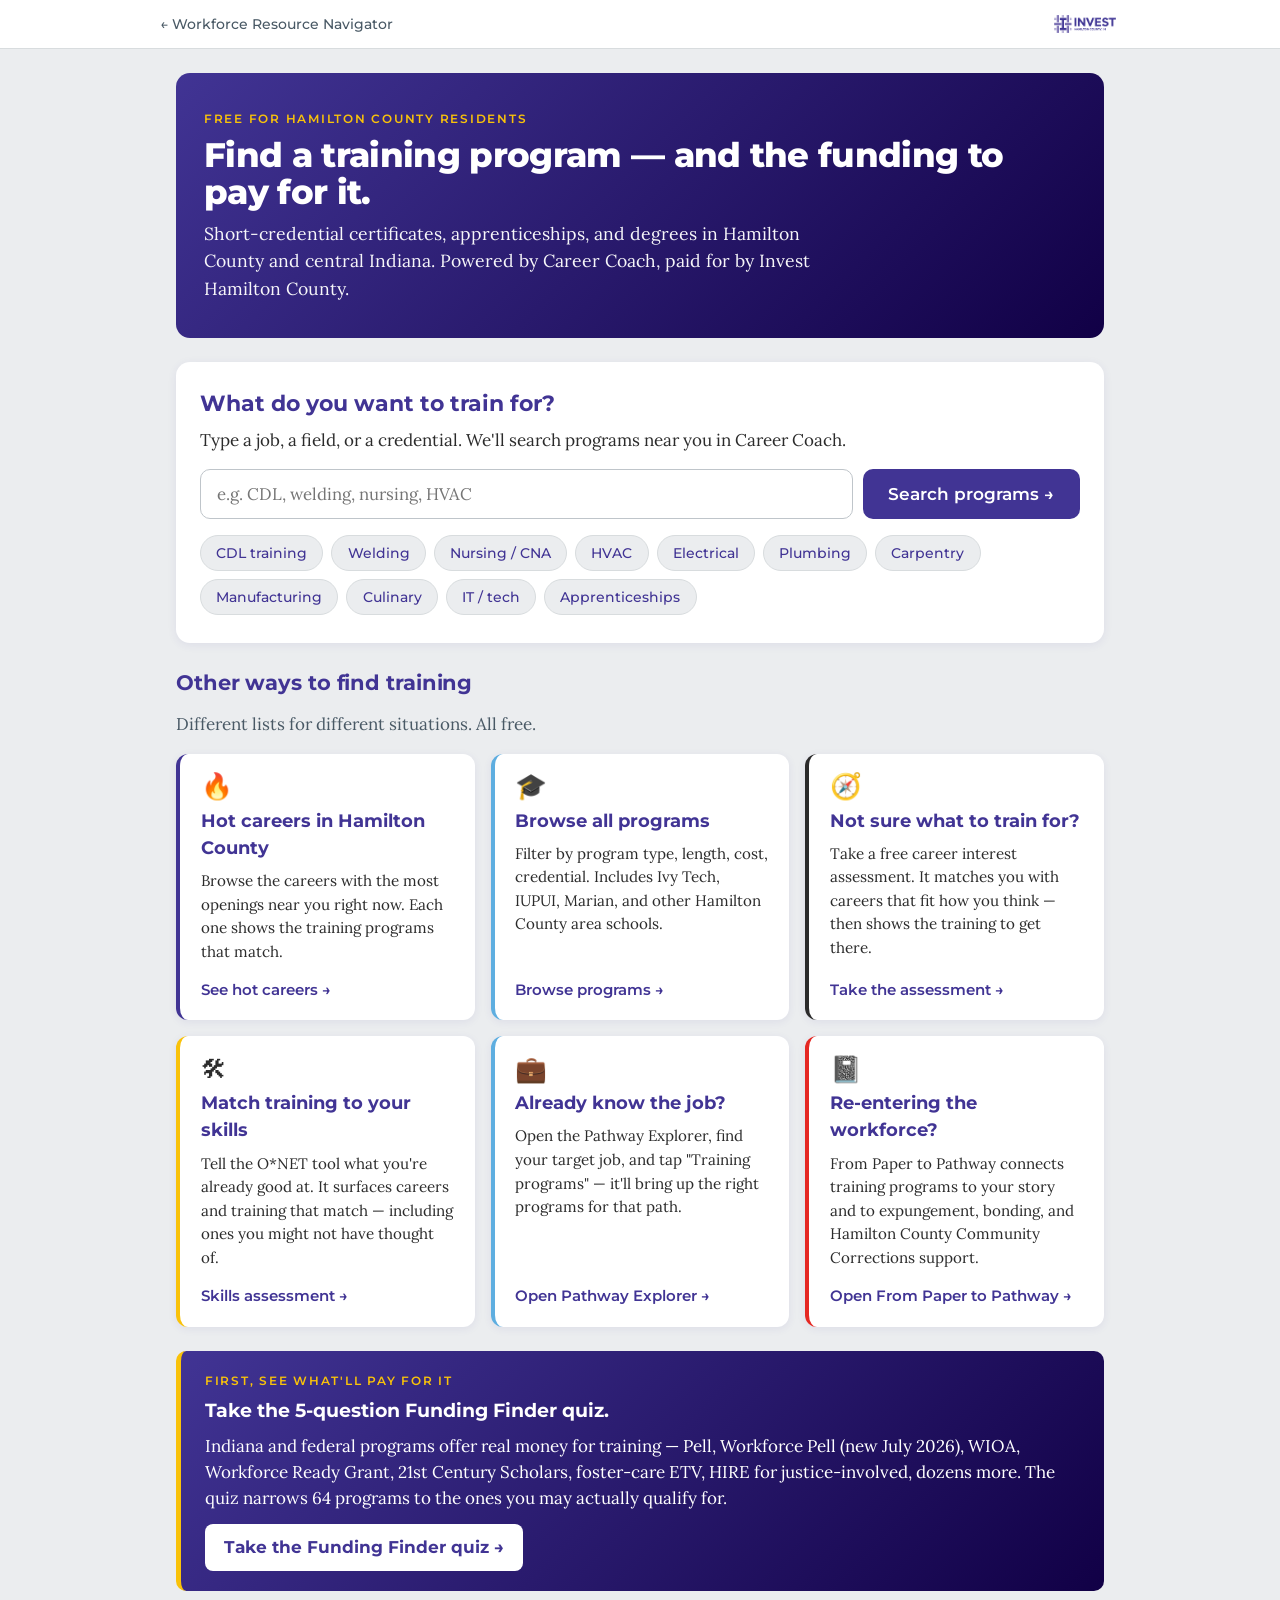
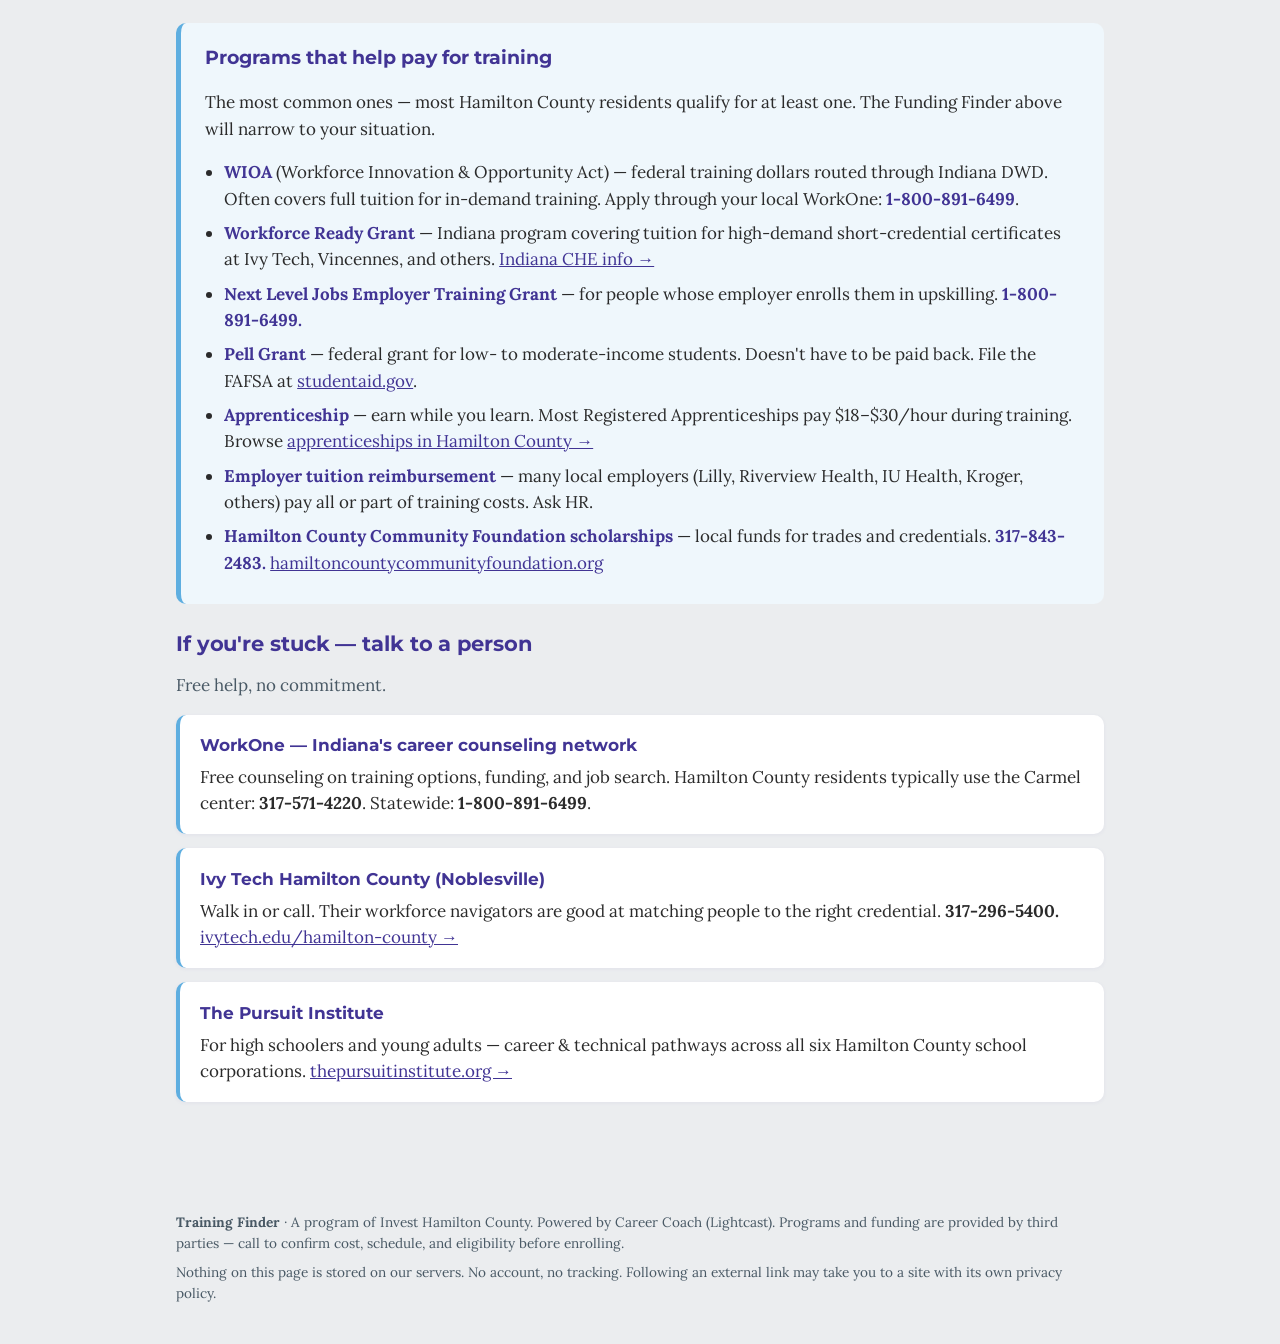
<file: tools/training-finder/index.html>
<!DOCTYPE html>
<html lang="en">
<head>
<meta charset="UTF-8">
<meta name="viewport" content="width=device-width, initial-scale=1.0">
<title>Training Finder — Workforce Resource Navigator</title>
<meta name="description" content="Find training programs, certificates, and degrees in Hamilton County and central Indiana. Free Hamilton County tool from Invest Hamilton County, powered by Career Coach.">
<meta name="theme-color" content="#413494">
<link rel="preconnect" href="https://fonts.googleapis.com">
<link rel="preconnect" href="https://fonts.gstatic.com" crossorigin>
<link href="https://fonts.googleapis.com/css2?family=Montserrat:wght@400;500;600;700;800&family=Lora:ital,wght@0,400;0,700;1,400&display=swap" rel="stylesheet">
<link rel="stylesheet" href="../../assets/css/tokens-shared.css">
<link rel="stylesheet" href="../../assets/css/tokens-ihc-2026.css">
<style>
  * { box-sizing: border-box; }
  html { scroll-behavior: smooth; }
  body {
    margin: 0; padding: 0;
    background: var(--color-neutral-10);
    color: var(--color-text);
    font-family: var(--font-family-body);
    font-size: 17px; line-height: 1.55;
    -webkit-font-smoothing: antialiased;
  }
  a { color: var(--color-primary); }
  a:focus-visible, button:focus-visible {
    outline: 3px solid var(--color-secondary); outline-offset: 2px; border-radius: 4px;
  }

  .topbar {
    background: #fff; border-bottom: 1px solid var(--color-neutral-20);
    padding: 0.7rem 1rem; position: sticky; top: 0; z-index: 50;
  }
  .topbar-inner {
    max-width: 960px; margin: 0 auto;
    display: flex; align-items: center; justify-content: space-between; gap: 1rem;
  }
  .topbar-back {
    font-family: var(--font-family-heading); font-size: 0.85rem; font-weight: 500;
    color: var(--color-neutral); text-decoration: none;
    display: inline-flex; align-items: center; gap: 0.4rem;
  }
  .topbar-back:hover { color: var(--color-primary); }
  .topbar-meta { display: flex; align-items: center; gap: 0.75rem; }
  .topbar-logo { height: 26px; width: auto; }

  main { max-width: 960px; margin: 0 auto; padding: 1.5rem 1rem 4rem; }

  .hero {
    background: linear-gradient(135deg, var(--color-primary) 0%, var(--color-primary-dark) 100%);
    color: #fff; border-radius: 14px;
    padding: 2.25rem 1.75rem; margin-bottom: 1.5rem;
  }
  .hero-eyebrow {
    font-family: var(--font-family-heading); font-weight: 600;
    font-size: 0.78rem; letter-spacing: 0.14em; text-transform: uppercase;
    color: var(--color-warm); margin-bottom: 0.5rem;
  }
  .hero h1 {
    font-family: var(--font-family-heading); font-weight: 800;
    font-size: 2.1rem; line-height: 1.1; letter-spacing: -0.02em;
    margin: 0 0 0.6rem;
  }
  .hero-sub { font-size: 1.1rem; line-height: 1.55; max-width: 620px; margin: 0; opacity: 0.96; }

  .quick-search {
    background: #fff; border-radius: 14px;
    padding: 1.5rem 1.5rem 1.75rem;
    box-shadow: 0 2px 10px rgba(65,52,148,0.08);
    margin-bottom: 1.5rem;
  }
  .quick-search h2 {
    font-family: var(--font-family-heading); color: var(--color-primary);
    font-size: 1.4rem; margin: 0 0 0.4rem;
  }
  .quick-search p { margin: 0 0 1rem; color: var(--color-text); }
  .quick-search-form { display: flex; gap: 0.6rem; flex-wrap: wrap; }
  .quick-search-input {
    flex: 1 1 280px; min-height: 50px;
    font-family: var(--font-family-body); font-size: 1.05rem;
    padding: 0 1rem;
    border: 1.5px solid var(--color-neutral-33); border-radius: 10px;
  }
  .quick-search-input:focus { border-color: var(--color-primary); outline: none; }
  .quick-search-btn {
    background: var(--color-primary); color: #fff;
    font-family: var(--font-family-heading); font-weight: 600;
    border: none; border-radius: 10px; padding: 0 1.6rem;
    cursor: pointer; font-size: 1.05rem;
  }
  .quick-search-btn:hover { background: var(--color-primary-dark); }

  .quick-pick-row {
    display: flex; flex-wrap: wrap; gap: 0.5rem; margin-top: 1rem;
  }
  .quick-pick {
    background: var(--color-neutral-10); border: 1px solid var(--color-neutral-20);
    border-radius: 999px; padding: 0.4rem 0.95rem;
    font-family: var(--font-family-heading); font-size: 0.85rem; font-weight: 500;
    color: var(--color-primary); text-decoration: none;
    transition: all 0.15s;
  }
  .quick-pick:hover { background: var(--color-primary-10); border-color: var(--color-primary); }

  .section-title {
    font-family: var(--font-family-heading); font-size: 1.3rem;
    color: var(--color-primary); margin: 1.5rem 0 0.75rem;
    letter-spacing: -0.005em;
  }
  .section-sub { color: var(--color-neutral); margin: 0 0 1rem; }

  .card-grid {
    display: grid; gap: 1rem;
    grid-template-columns: repeat(auto-fit, minmax(280px, 1fr));
  }
  .card {
    background: #fff; border-radius: 12px;
    padding: 1.2rem 1.3rem;
    box-shadow: 0 2px 8px rgba(65,52,148,0.08);
    border-left: 4px solid var(--color-secondary);
    display: flex; flex-direction: column; gap: 0.5rem;
  }
  .card.purple { border-left-color: var(--color-primary); }
  .card.gold { border-left-color: var(--color-warm); }
  .card.green { border-left-color: var(--color-green); }
  .card.red { border-left-color: var(--color-accent); }
  .card-icon { font-size: 1.6rem; line-height: 1; }
  .card-title {
    font-family: var(--font-family-heading); font-weight: 700;
    color: var(--color-primary); font-size: 1.1rem; margin: 0;
  }
  .card-body { font-size: 0.95rem; line-height: 1.55; margin: 0; color: var(--color-text); }
  .card-link {
    margin-top: auto; display: inline-block;
    font-family: var(--font-family-heading); font-weight: 600;
    color: var(--color-primary); text-decoration: none;
    padding-top: 0.4rem; font-size: 0.95rem;
  }
  .card-link:hover { text-decoration: underline; }

  .funding-strip {
    margin: 2rem 0 1rem;
    background: var(--color-secondary-10);
    border-left: 5px solid var(--color-secondary);
    border-radius: 10px;
    padding: 1.25rem 1.5rem;
  }
  .funding-strip h2 {
    font-family: var(--font-family-heading); color: var(--color-primary);
    font-size: 1.2rem; margin: 0 0 0.4rem;
  }
  .funding-list { margin: 0.6rem 0 0; padding-left: 1.2rem; }
  .funding-list li { margin-bottom: 0.5rem; line-height: 1.55; }
  .funding-list strong { color: var(--color-primary); }

  .info-card {
    background: #fff; border-radius: 10px;
    padding: 1.1rem 1.25rem; margin-bottom: 0.9rem;
    border-left: 4px solid var(--color-secondary);
    box-shadow: 0 1px 4px rgba(65,52,148,0.06);
  }
  .info-card-title {
    font-family: var(--font-family-heading); font-weight: 700;
    color: var(--color-primary); font-size: 1.05rem;
    margin: 0 0 0.35rem;
  }

  footer {
    max-width: 960px; margin: 0 auto; padding: 1.5rem 1rem 2rem;
    color: var(--color-neutral); font-size: 0.85rem; line-height: 1.55;
  }
  footer p { margin: 0.5rem 0; }
</style>
</head>
<body data-brand="ihc-2026">
  <span style="position:absolute;left:-10000px;width:1px;height:1px;overflow:hidden;">Invest Hamilton County — Where Insight Becomes Action</span>

  <div class="topbar" role="banner">
    <div class="topbar-inner">
      <a href="../../index.html" class="topbar-back" aria-label="Back to Workforce Resource Navigator">← Workforce Resource Navigator</a>
      <div class="topbar-meta">
        <img src="../../assets/img/ihc-logo-fullcolor.png" alt="Invest Hamilton County" class="topbar-logo">
      </div>
    </div>
  </div>

  <main role="main">

    <section class="hero">
      <div class="hero-eyebrow">Free for Hamilton County residents</div>
      <h1>Find a training program — and the funding to pay for it.</h1>
      <p class="hero-sub">Short-credential certificates, apprenticeships, and degrees in Hamilton County and central Indiana. Powered by Career Coach, paid for by Invest Hamilton County.</p>
    </section>

    <section class="quick-search">
      <h2>What do you want to train for?</h2>
      <p>Type a job, a field, or a credential. We'll search programs near you in Career Coach.</p>
      <form class="quick-search-form" id="search-form" action="https://investhamiltoncounty.lightcastcc.com/browse-programs" method="get" target="_blank" rel="noopener">
        <input type="hidden" name="region" value="Hamilton County Area (County)">
        <input type="hidden" name="radius" value="25 miles">
        <input type="text" class="quick-search-input" name="q" id="q-input" placeholder="e.g. CDL, welding, nursing, HVAC" autocomplete="off" aria-label="Search training programs">
        <button type="submit" class="quick-search-btn">Search programs →</button>
      </form>

      <div class="quick-pick-row" aria-label="Common searches">
        <a href="https://investhamiltoncounty.lightcastcc.com/browse-programs?region=Hamilton%20County%20Area%20(County)&radius=25%20miles&q=CDL" target="_blank" rel="noopener" class="quick-pick">CDL training</a>
        <a href="https://investhamiltoncounty.lightcastcc.com/browse-programs?region=Hamilton%20County%20Area%20(County)&radius=25%20miles&q=welding" target="_blank" rel="noopener" class="quick-pick">Welding</a>
        <a href="https://investhamiltoncounty.lightcastcc.com/browse-programs?region=Hamilton%20County%20Area%20(County)&radius=25%20miles&q=nursing" target="_blank" rel="noopener" class="quick-pick">Nursing / CNA</a>
        <a href="https://investhamiltoncounty.lightcastcc.com/browse-programs?region=Hamilton%20County%20Area%20(County)&radius=25%20miles&q=HVAC" target="_blank" rel="noopener" class="quick-pick">HVAC</a>
        <a href="https://investhamiltoncounty.lightcastcc.com/browse-programs?region=Hamilton%20County%20Area%20(County)&radius=25%20miles&q=electrical" target="_blank" rel="noopener" class="quick-pick">Electrical</a>
        <a href="https://investhamiltoncounty.lightcastcc.com/browse-programs?region=Hamilton%20County%20Area%20(County)&radius=25%20miles&q=plumbing" target="_blank" rel="noopener" class="quick-pick">Plumbing</a>
        <a href="https://investhamiltoncounty.lightcastcc.com/browse-programs?region=Hamilton%20County%20Area%20(County)&radius=25%20miles&q=carpentry" target="_blank" rel="noopener" class="quick-pick">Carpentry</a>
        <a href="https://investhamiltoncounty.lightcastcc.com/browse-programs?region=Hamilton%20County%20Area%20(County)&radius=25%20miles&q=manufacturing" target="_blank" rel="noopener" class="quick-pick">Manufacturing</a>
        <a href="https://investhamiltoncounty.lightcastcc.com/browse-programs?region=Hamilton%20County%20Area%20(County)&radius=25%20miles&q=culinary" target="_blank" rel="noopener" class="quick-pick">Culinary</a>
        <a href="https://investhamiltoncounty.lightcastcc.com/browse-programs?region=Hamilton%20County%20Area%20(County)&radius=25%20miles&q=IT" target="_blank" rel="noopener" class="quick-pick">IT / tech</a>
        <a href="https://investhamiltoncounty.lightcastcc.com/browse-programs?region=Hamilton%20County%20Area%20(County)&radius=25%20miles&q=apprenticeship" target="_blank" rel="noopener" class="quick-pick">Apprenticeships</a>
      </div>
    </section>

    <h2 class="section-title">Other ways to find training</h2>
    <p class="section-sub">Different lists for different situations. All free.</p>

    <div class="card-grid">
      <div class="card purple">
        <div class="card-icon">🔥</div>
        <h3 class="card-title">Hot careers in Hamilton County</h3>
        <p class="card-body">Browse the careers with the most openings near you right now. Each one shows the training programs that match.</p>
        <a class="card-link" href="https://investhamiltoncounty.lightcastcc.com/hot-careers?region=Hamilton%20County%20Area%20(County)&radius=25%20miles" target="_blank" rel="noopener">See hot careers →</a>
      </div>

      <div class="card">
        <div class="card-icon">🎓</div>
        <h3 class="card-title">Browse all programs</h3>
        <p class="card-body">Filter by program type, length, cost, credential. Includes Ivy Tech, IUPUI, Marian, and other Hamilton County area schools.</p>
        <a class="card-link" href="https://investhamiltoncounty.lightcastcc.com/browse-programs?region=Hamilton%20County%20Area%20(County)&radius=25%20miles" target="_blank" rel="noopener">Browse programs →</a>
      </div>

      <div class="card green">
        <div class="card-icon">🧭</div>
        <h3 class="card-title">Not sure what to train for?</h3>
        <p class="card-body">Take a free career interest assessment. It matches you with careers that fit how you think — then shows the training to get there.</p>
        <a class="card-link" href="https://investhamiltoncounty.lightcastcc.com/assessment?region=Hamilton%20County%20Area%20(County)&radius=25%20miles" target="_blank" rel="noopener">Take the assessment →</a>
      </div>

      <div class="card gold">
        <div class="card-icon">🛠</div>
        <h3 class="card-title">Match training to your skills</h3>
        <p class="card-body">Tell the O*NET tool what you're already good at. It surfaces careers and training that match — including ones you might not have thought of.</p>
        <a class="card-link" href="https://investhamiltoncounty.lightcastcc.com/onet?region=Hamilton%20County%20Area%20(County)&radius=25%20miles" target="_blank" rel="noopener">Skills assessment →</a>
      </div>

      <div class="card">
        <div class="card-icon">💼</div>
        <h3 class="card-title">Already know the job?</h3>
        <p class="card-body">Open the Pathway Explorer, find your target job, and tap "Training programs" — it'll bring up the right programs for that path.</p>
        <a class="card-link" href="../pathway-explorer/index.html">Open Pathway Explorer →</a>
      </div>

      <div class="card red">
        <div class="card-icon">📓</div>
        <h3 class="card-title">Re-entering the workforce?</h3>
        <p class="card-body">From Paper to Pathway connects training programs to your story and to expungement, bonding, and Hamilton County Community Corrections support.</p>
        <a class="card-link" href="../re-entry-storytelling/index.html">Open From Paper to Pathway →</a>
      </div>
    </div>

    <section class="funding-strip" aria-labelledby="funding-title" style="background:linear-gradient(135deg, var(--color-primary) 0%, var(--color-primary-dark) 100%); color:#fff; border-left-color:var(--color-warm); margin-top:1.5rem;">
      <div style="font-family:var(--font-family-heading); font-size:0.78rem; letter-spacing:0.14em; text-transform:uppercase; color:var(--color-warm); font-weight:600; margin-bottom:0.4rem;">First, see what'll pay for it</div>
      <h2 id="funding-title-quiz" style="color:#fff; margin:0 0 0.4rem;">Take the 5-question Funding Finder quiz.</h2>
      <p style="margin:0 0 0.75rem;">Indiana and federal programs offer real money for training — Pell, Workforce Pell (new July 2026), WIOA, Workforce Ready Grant, 21st Century Scholars, foster-care ETV, HIRE for justice-involved, dozens more. The quiz narrows 64 programs to the ones you may actually qualify for.</p>
      <a href="../funding-finder/" style="background:#fff; color:var(--color-primary); font-family:var(--font-family-heading); font-weight:700; padding:0.65rem 1.2rem; border-radius:8px; text-decoration:none; display:inline-block;">Take the Funding Finder quiz →</a>
    </section>

    <section class="funding-strip" aria-labelledby="funding-title">
      <h2 id="funding-title">Programs that help pay for training</h2>
      <p>The most common ones — most Hamilton County residents qualify for at least one. The Funding Finder above will narrow to your situation.</p>
      <ul class="funding-list">
        <li><strong>WIOA</strong> (Workforce Innovation &amp; Opportunity Act) — federal training dollars routed through Indiana DWD. Often covers full tuition for in-demand training. Apply through your local WorkOne: <strong>1-800-891-6499</strong>.</li>
        <li><strong>Workforce Ready Grant</strong> — Indiana program covering tuition for high-demand short-credential certificates at Ivy Tech, Vincennes, and others. <a href="https://www.in.gov/che/state-financial-aid/state-financial-aid-by-program/workforce-ready-grant/" target="_blank" rel="noopener">Indiana CHE info →</a></li>
        <li><strong>Next Level Jobs Employer Training Grant</strong> — for people whose employer enrolls them in upskilling. <strong>1-800-891-6499.</strong></li>
        <li><strong>Pell Grant</strong> — federal grant for low- to moderate-income students. Doesn't have to be paid back. File the FAFSA at <a href="https://studentaid.gov" target="_blank" rel="noopener">studentaid.gov</a>.</li>
        <li><strong>Apprenticeship</strong> — earn while you learn. Most Registered Apprenticeships pay $18–$30/hour during training. Browse <a href="https://investhamiltoncounty.lightcastcc.com/browse-programs?region=Hamilton%20County%20Area%20(County)&radius=25%20miles&q=apprenticeship" target="_blank" rel="noopener">apprenticeships in Hamilton County →</a></li>
        <li><strong>Employer tuition reimbursement</strong> — many local employers (Lilly, Riverview Health, IU Health, Kroger, others) pay all or part of training costs. Ask HR.</li>
        <li><strong>Hamilton County Community Foundation scholarships</strong> — local funds for trades and credentials. <strong>317-843-2483.</strong> <a href="https://www.hamiltoncountycommunityfoundation.org" target="_blank" rel="noopener">hamiltoncountycommunityfoundation.org</a></li>
      </ul>
    </section>

    <h2 class="section-title">If you're stuck — talk to a person</h2>
    <p class="section-sub">Free help, no commitment.</p>

    <div class="info-card">
      <div class="info-card-title">WorkOne — Indiana's career counseling network</div>
      <p style="margin:0;">Free counseling on training options, funding, and job search. Hamilton County residents typically use the Carmel center: <strong>317-571-4220</strong>. Statewide: <strong>1-800-891-6499</strong>.</p>
    </div>
    <div class="info-card">
      <div class="info-card-title">Ivy Tech Hamilton County (Noblesville)</div>
      <p style="margin:0;">Walk in or call. Their workforce navigators are good at matching people to the right credential. <strong>317-296-5400.</strong> <a href="https://www.ivytech.edu/locations/hamilton-county/" target="_blank" rel="noopener">ivytech.edu/hamilton-county →</a></p>
    </div>
    <div class="info-card">
      <div class="info-card-title">The Pursuit Institute</div>
      <p style="margin:0;">For high schoolers and young adults — career &amp; technical pathways across all six Hamilton County school corporations. <a href="https://www.thepursuitinstitute.org" target="_blank" rel="noopener">thepursuitinstitute.org →</a></p>
    </div>

  </main>

  <footer role="contentinfo">
    <p><strong>Training Finder</strong> · A program of Invest Hamilton County. Powered by Career Coach (Lightcast). Programs and funding are provided by third parties — call to confirm cost, schedule, and eligibility before enrolling.</p>
    <p>Nothing on this page is stored on our servers. No account, no tracking. Following an external link may take you to a site with its own privacy policy.</p>
  </footer>

</body>
</html>
</file>
<file: assets/css/tokens-shared.css>
/* IHC Design System v2 — shared tokens */
/* Auto-generated — do not edit by hand */
:root {
  --font-family-heading: 'Montserrat', sans-serif;
  --font-family-body: 'Lora', serif;
  --chrome-font-heading: 'Montserrat', sans-serif;
  --chrome-font-size: 9pt;
  --chrome-color-utility: #495965;
  --chrome-color-tagline: #E52823;
  --chrome-margin-top: 0.75in;
  --chrome-margin-bottom: 0.75in;
  --chrome-margin-side: 0.75in;
  --chrome-margin-inner: 1in;
  --font-family-mono: 'JetBrains Mono', 'Fira Code', monospace;
  --font-weight-light: 300;
  --font-weight-regular: 400;
  --font-weight-medium: 500;
  --font-weight-semibold: 600;
  --font-weight-bold: 700;
  --font-weight-black: 800;
  --font-size-2xs: 0.625rem;
  --font-size-xs: 0.6875rem;
  --font-size-sm: 0.8125rem;
  --font-size-base: 0.9375rem;
  --font-size-md: 1.0625rem;
  --font-size-lg: 1.25rem;
  --font-size-xl: 1.5rem;
  --font-size-2xl: 2rem;
  --font-size-3xl: 2.5rem;
  --font-size-4xl: 3.5rem;
  --font-size-hero: 4.5rem;
  --font-size-body-print: 11pt;
  --font-leading-tight: 1.2;
  --font-leading-snug: 1.35;
  --font-leading-normal: 1.55;
  --font-leading-relaxed: 1.75;
  --space-2xs: 0.25rem;
  --space-xs: 0.5rem;
  --space-sm: 0.75rem;
  --space-md: 1rem;
  --space-lg: 1.5rem;
  --space-xl: 2rem;
  --space-2xl: 3rem;
  --space-3xl: 4rem;
  --space-4xl: 6rem;
  --radius-none: 0;
  --radius-sm: 0.25rem;
  --radius-md: 0.5rem;
  --radius-lg: 1rem;
  --radius-xl: 1.5rem;
  --radius-full: 9999px;
  --shadow-sm: 0 1px 2px rgba(0,0,0,0.06);
  --shadow-md: 0 4px 12px rgba(0,0,0,0.08);
  --shadow-lg: 0 8px 24px rgba(0,0,0,0.12);
  --shadow-xl: 0 16px 48px rgba(0,0,0,0.16);
  --shadow-inner: inset 0 2px 4px rgba(0,0,0,0.06);
  --page-width: 8.5in;
  --page-height: 11in;
  --page-margin-top: 0.75in;
  --page-margin-bottom: 0.75in;
  --page-margin-inner: 1in;
  --page-margin-outer: 0.75in;
  --breakpoint-sm: 640px;
  --breakpoint-md: 768px;
  --breakpoint-lg: 1024px;
  --breakpoint-xl: 1280px;
  --breakpoint-xxl: 1536px;
  --transition-fast: 150ms ease;
  --transition-normal: 250ms ease;
  --transition-slow: 400ms ease-out;
}
</file>
<file: assets/css/tokens-ihc-2026.css>
/* IHC Design System v2 — ihc-2026 tokens */
/* Auto-generated via Culori OKLCH — do not edit by hand */
[data-brand="ihc-2026"], .brand-ihc-2026 {
  --brand-name: "Invest Hamilton County";
  --brand-abbrev: "IHC";
  --brand-tagline: "Where Insight Becomes Action";
  --brand-platform: "Hamilton County Data Hub";
  --brand-website: "investhamiltoncounty.com";
  --color-primary: #413494;
  --color-primary-10: #e9eaf5;
  --color-primary-20: #d4d5eb;
  --color-primary-33: #b9bbde;
  --color-primary-50: #9799cc;
  --color-primary-66: #7979bb;
  --color-primary-80: #615dab;
  --color-primary-dark: #110046;
  --color-primary-rgb: 65, 52, 148;
  --color-accent: #E52823;
  --color-accent-10: #ffece9;
  --color-accent-20: #ffdad4;
  --color-accent-33: #ffc1b8;
  --color-accent-50: #fca194;
  --color-accent-66: #f78173;
  --color-accent-80: #f06355;
  --color-accent-dark: #8a0000;
  --color-accent-rgb: 229, 40, 35;
  --color-secondary: #5EAEE0;
  --color-secondary-10: #eff7fc;
  --color-secondary-20: #e0effa;
  --color-secondary-33: #cce5f6;
  --color-secondary-50: #b1d7f1;
  --color-secondary-66: #98caec;
  --color-secondary-80: #81bee7;
  --color-secondary-dark: #006290;
  --color-secondary-rgb: 94, 174, 224;
  --color-warm: #F9C20A;
  --color-warm-10: #fff9ed;
  --color-warm-20: #fef4db;
  --color-warm-33: #fdecc3;
  --color-warm-50: #fde2a3;
  --color-warm-66: #fcd882;
  --color-warm-80: #fbcf61;
  --color-warm-dark: #a77300;
  --color-warm-rgb: 249, 194, 10;
  --color-neutral: #495965;
  --color-neutral-10: #ebedef;
  --color-neutral-20: #d8dcde;
  --color-neutral-33: #bfc5ca;
  --color-neutral-50: #9fa8af;
  --color-neutral-66: #838e97;
  --color-neutral-80: #6a7882;
  --color-neutral-dark: #0b1923;
  --color-neutral-rgb: 73, 89, 101;
  --color-positive: #82C341;
  --color-positive-10: #f2f9ed;
  --color-positive-20: #e6f4dc;
  --color-positive-33: #d5ecc5;
  --color-positive-50: #c0e2a7;
  --color-positive-66: #acd889;
  --color-positive-80: #9bd06e;
  --color-positive-dark: #387400;
  --color-positive-rgb: 130, 195, 65;
  --color-highlight: #CE509D;
  --color-highlight-10: #fceef5;
  --color-highlight-20: #f9ddeb;
  --color-highlight-33: #f4c7de;
  --color-highlight-50: #ecaacd;
  --color-highlight-66: #e48ebe;
  --color-highlight-80: #db76b0;
  --color-highlight-dark: #790053;
  --color-highlight-rgb: 206, 80, 157;
  --color-bg: #FFFFFF;
  --color-bg-10: #ffffff;
  --color-bg-20: #ffffff;
  --color-bg-33: #ffffff;
  --color-bg-50: #ffffff;
  --color-bg-66: #ffffff;
  --color-bg-80: #ffffff;
  --color-bg-dark: #aeaeae;
  --color-bg-rgb: 255, 255, 255;
  --color-surface: #F7F7F9;
  --color-surface-10: #fefefe;
  --color-surface-20: #fdfdfe;
  --color-surface-33: #fcfcfd;
  --color-surface-50: #fbfbfc;
  --color-surface-66: #fafafb;
  --color-surface-80: #f9f9fa;
  --color-surface-dark: #a6a6a8;
  --color-surface-rgb: 247, 247, 249;
  --color-text: #2B2B2B;
  --color-text-10: #e7e7e7;
  --color-text-20: #d0d0d0;
  --color-text-33: #b3b3b3;
  --color-text-50: #8d8d8d;
  --color-text-66: #6c6c6c;
  --color-text-80: #505050;
  --color-text-dark: #000000;
  --color-text-rgb: 43, 43, 43;
  --color-muted: #6B7280;
  --color-muted-10: #eff0f2;
  --color-muted-20: #e0e1e4;
  --color-muted-33: #ccced3;
  --color-muted-50: #b2b6be;
  --color-muted-66: #9ba0a9;
  --color-muted-80: #878d98;
  --color-muted-dark: #282e3a;
  --color-muted-rgb: 107, 114, 128;
}
</file>
